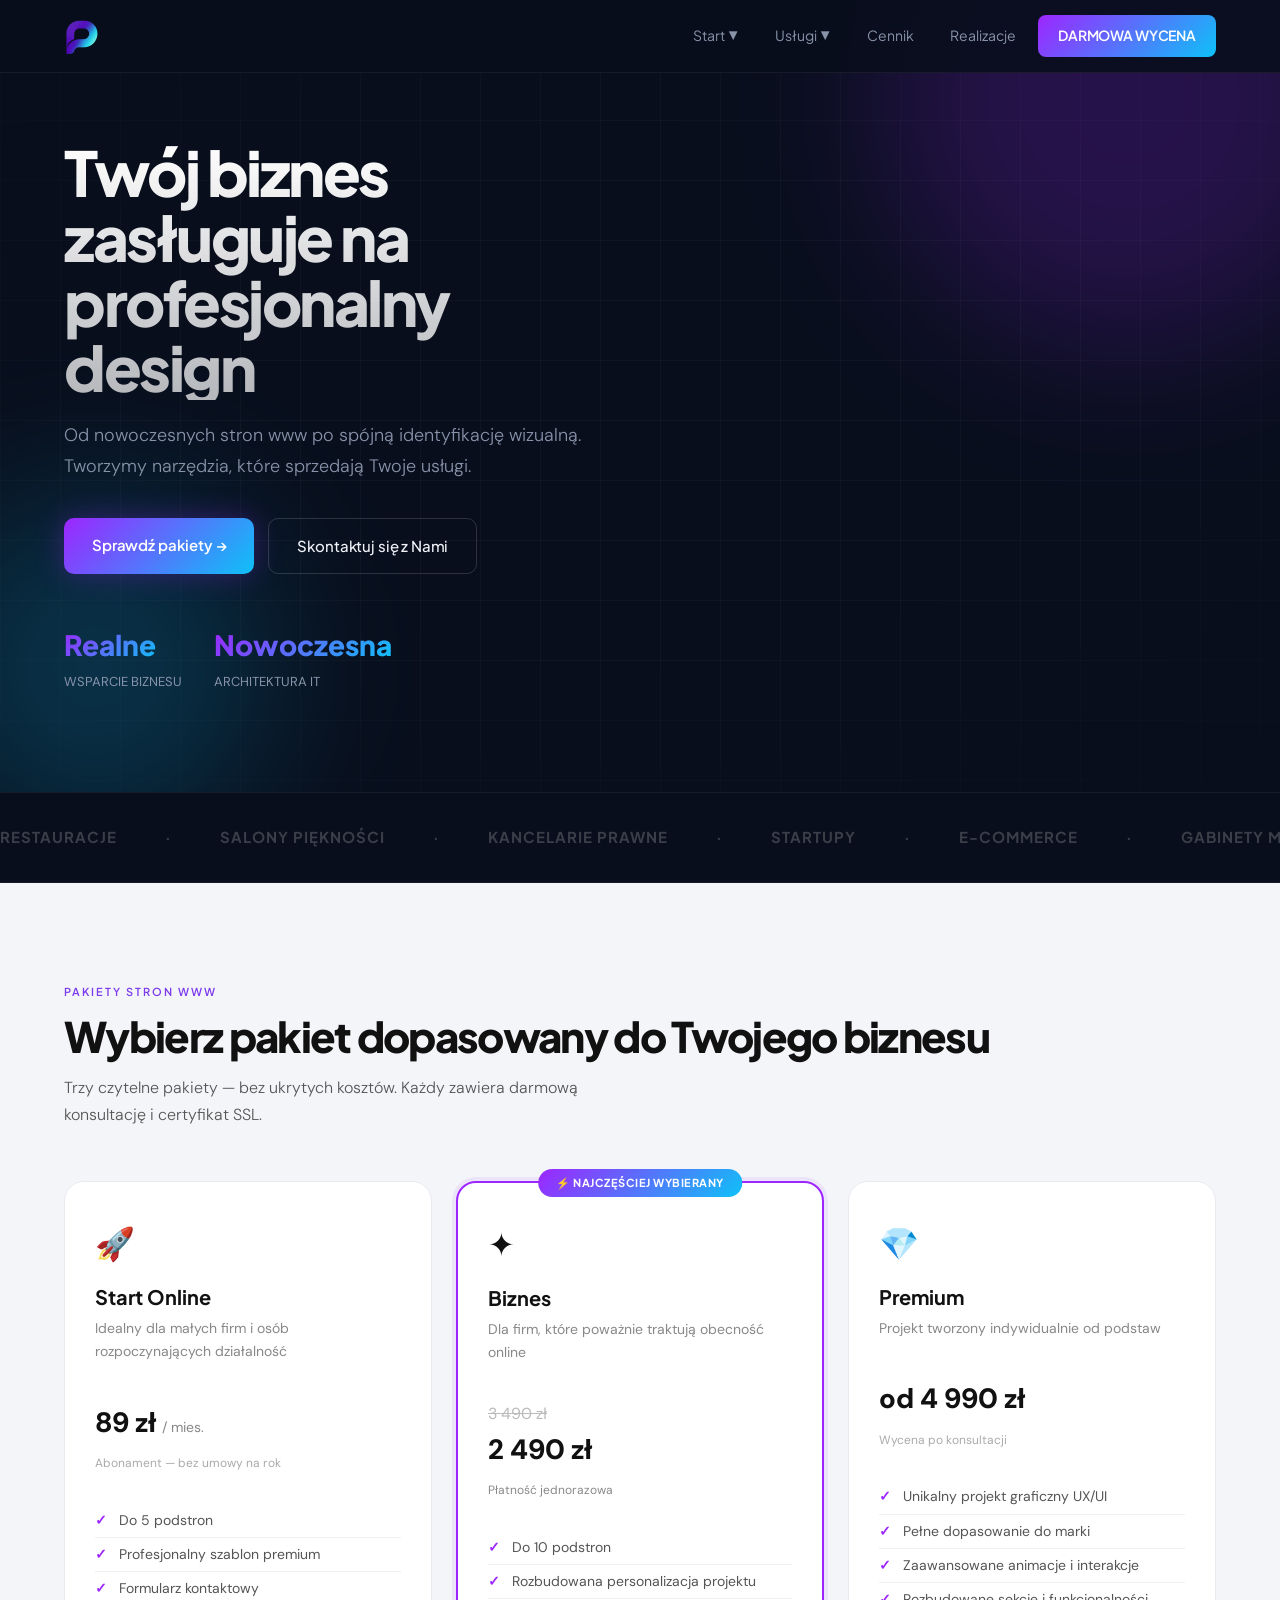
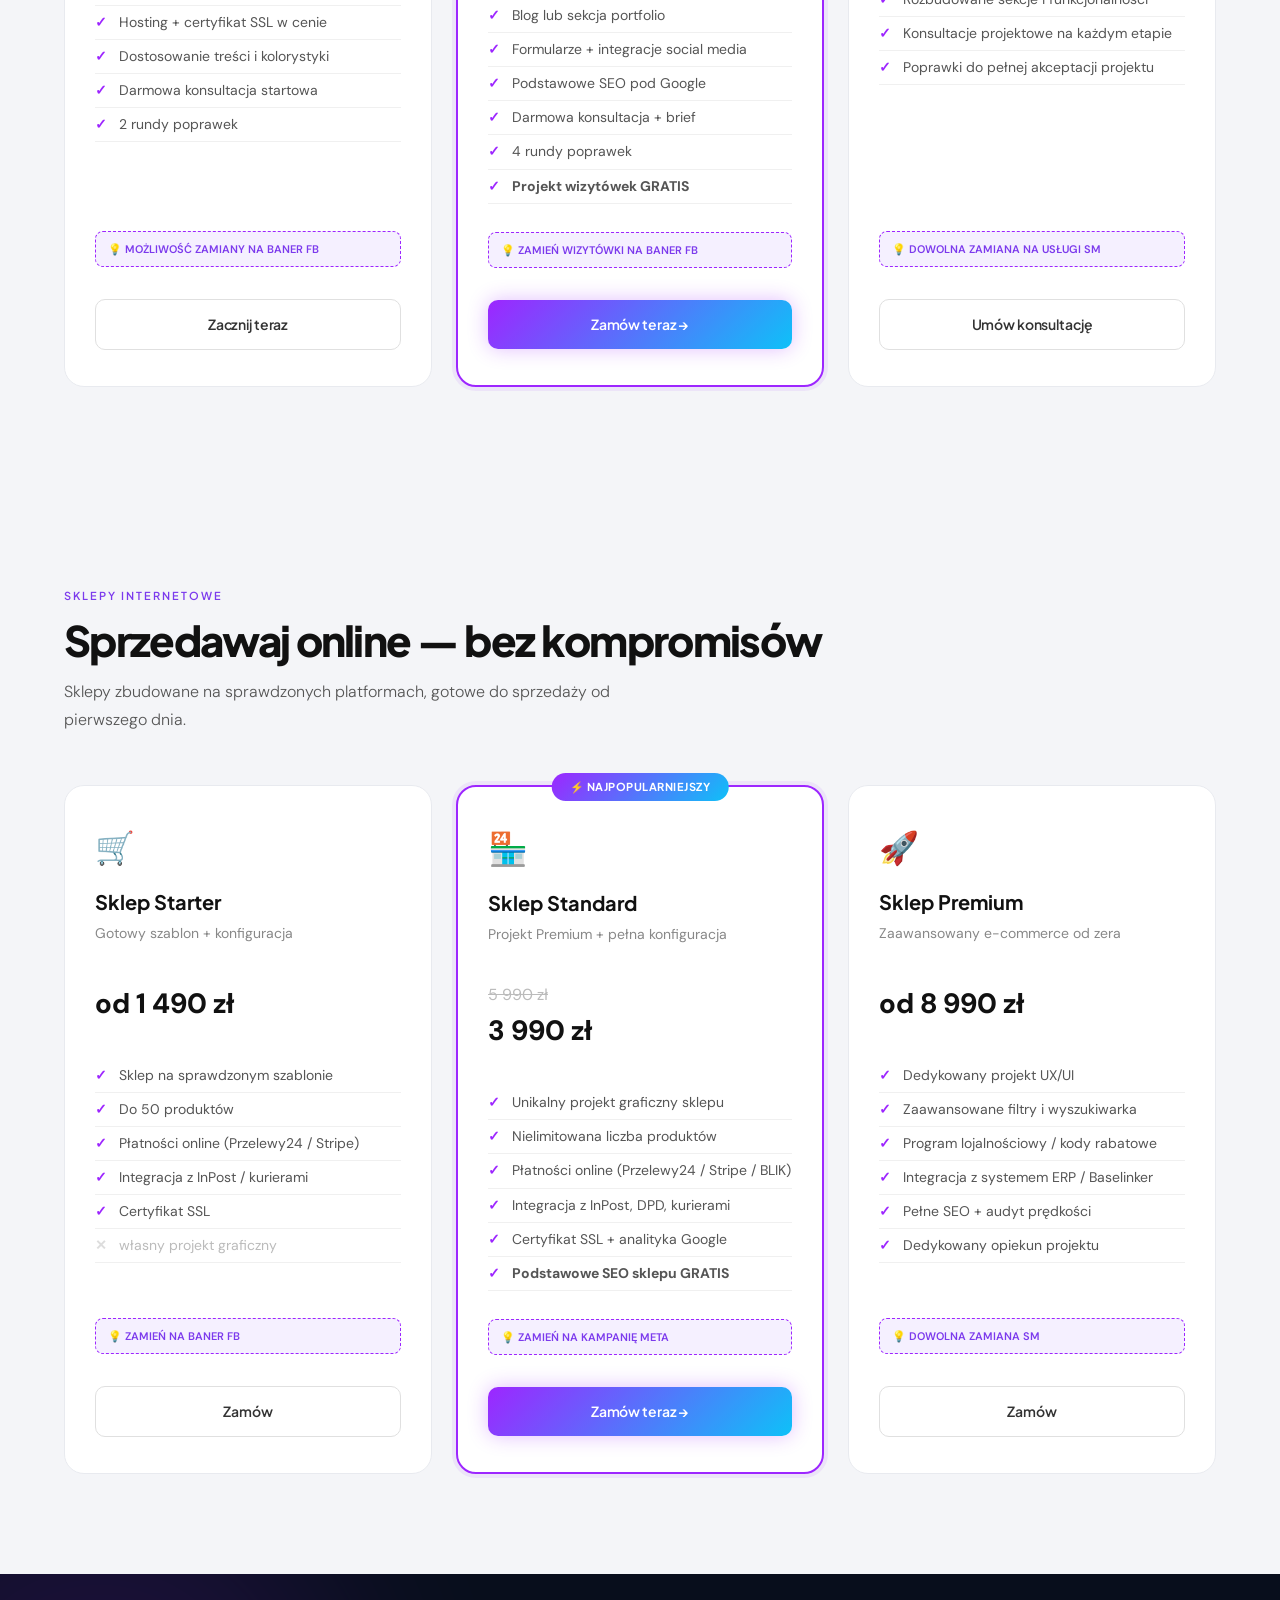
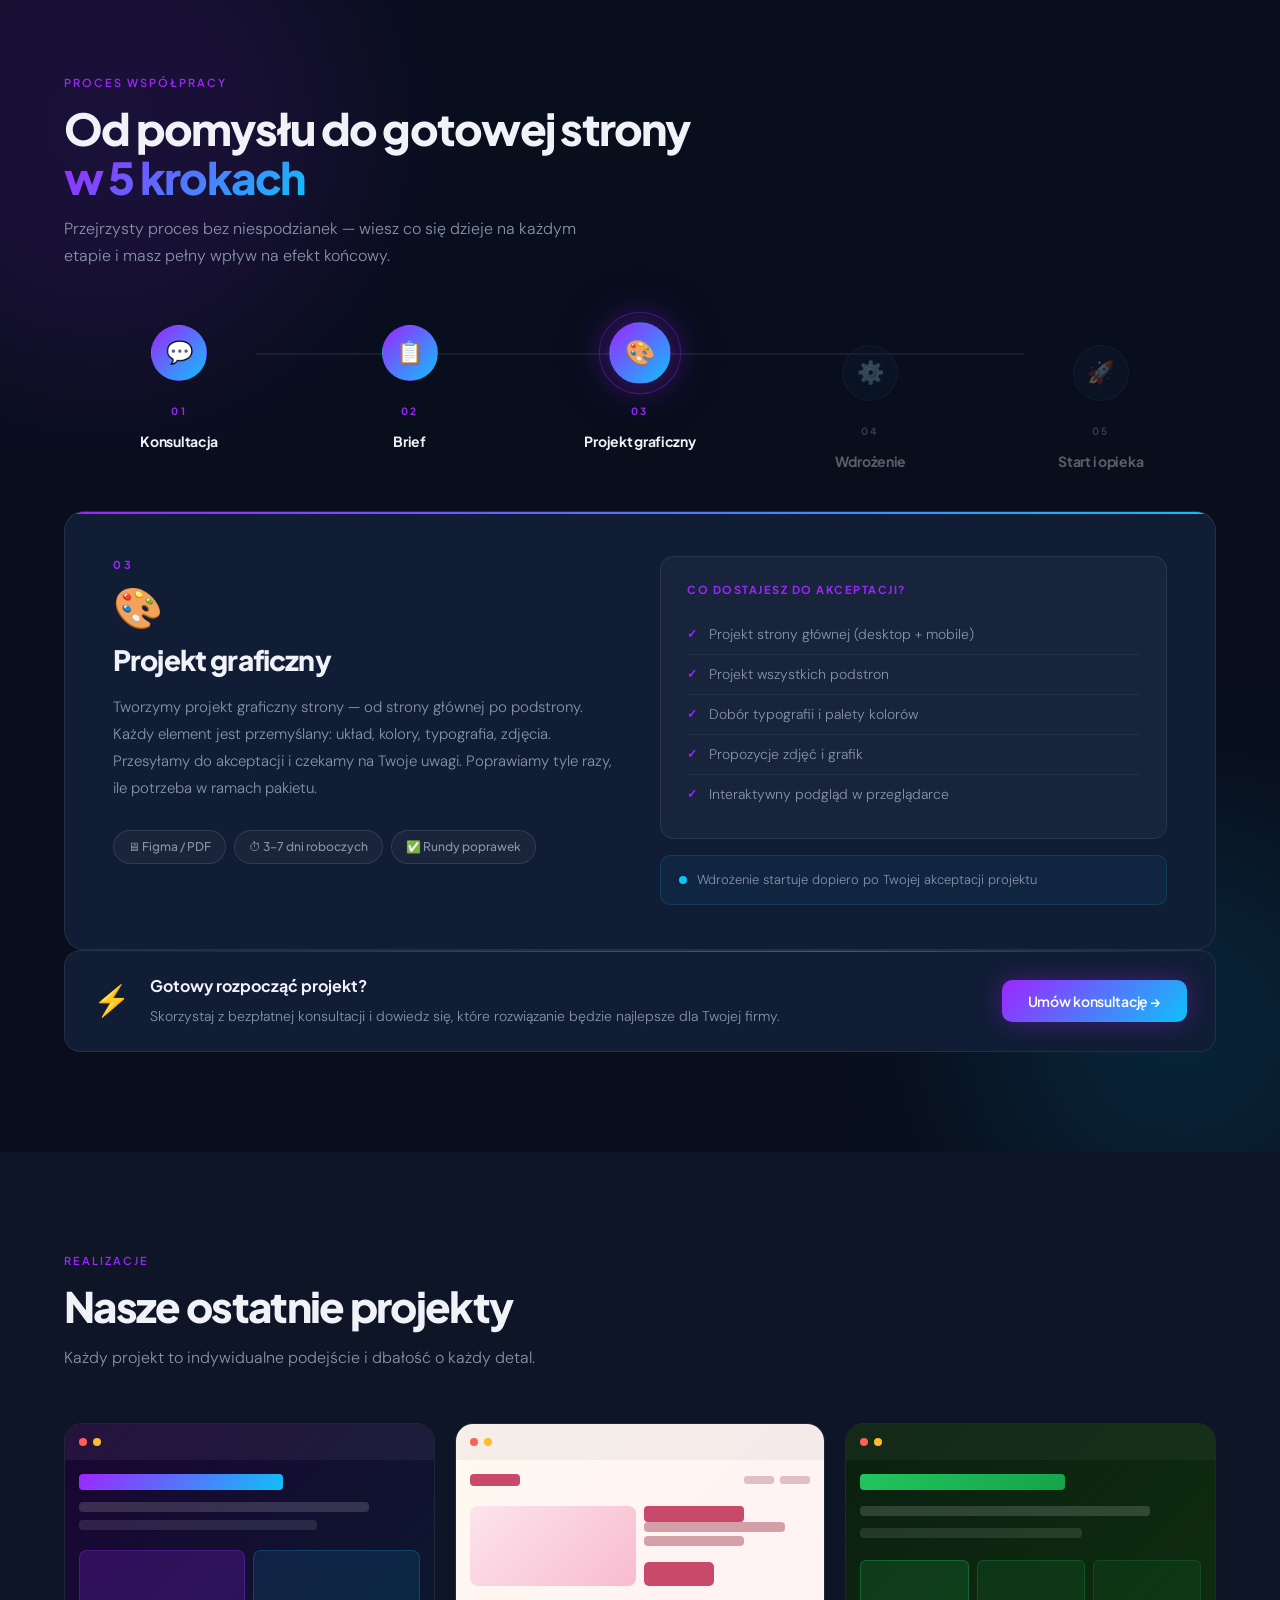
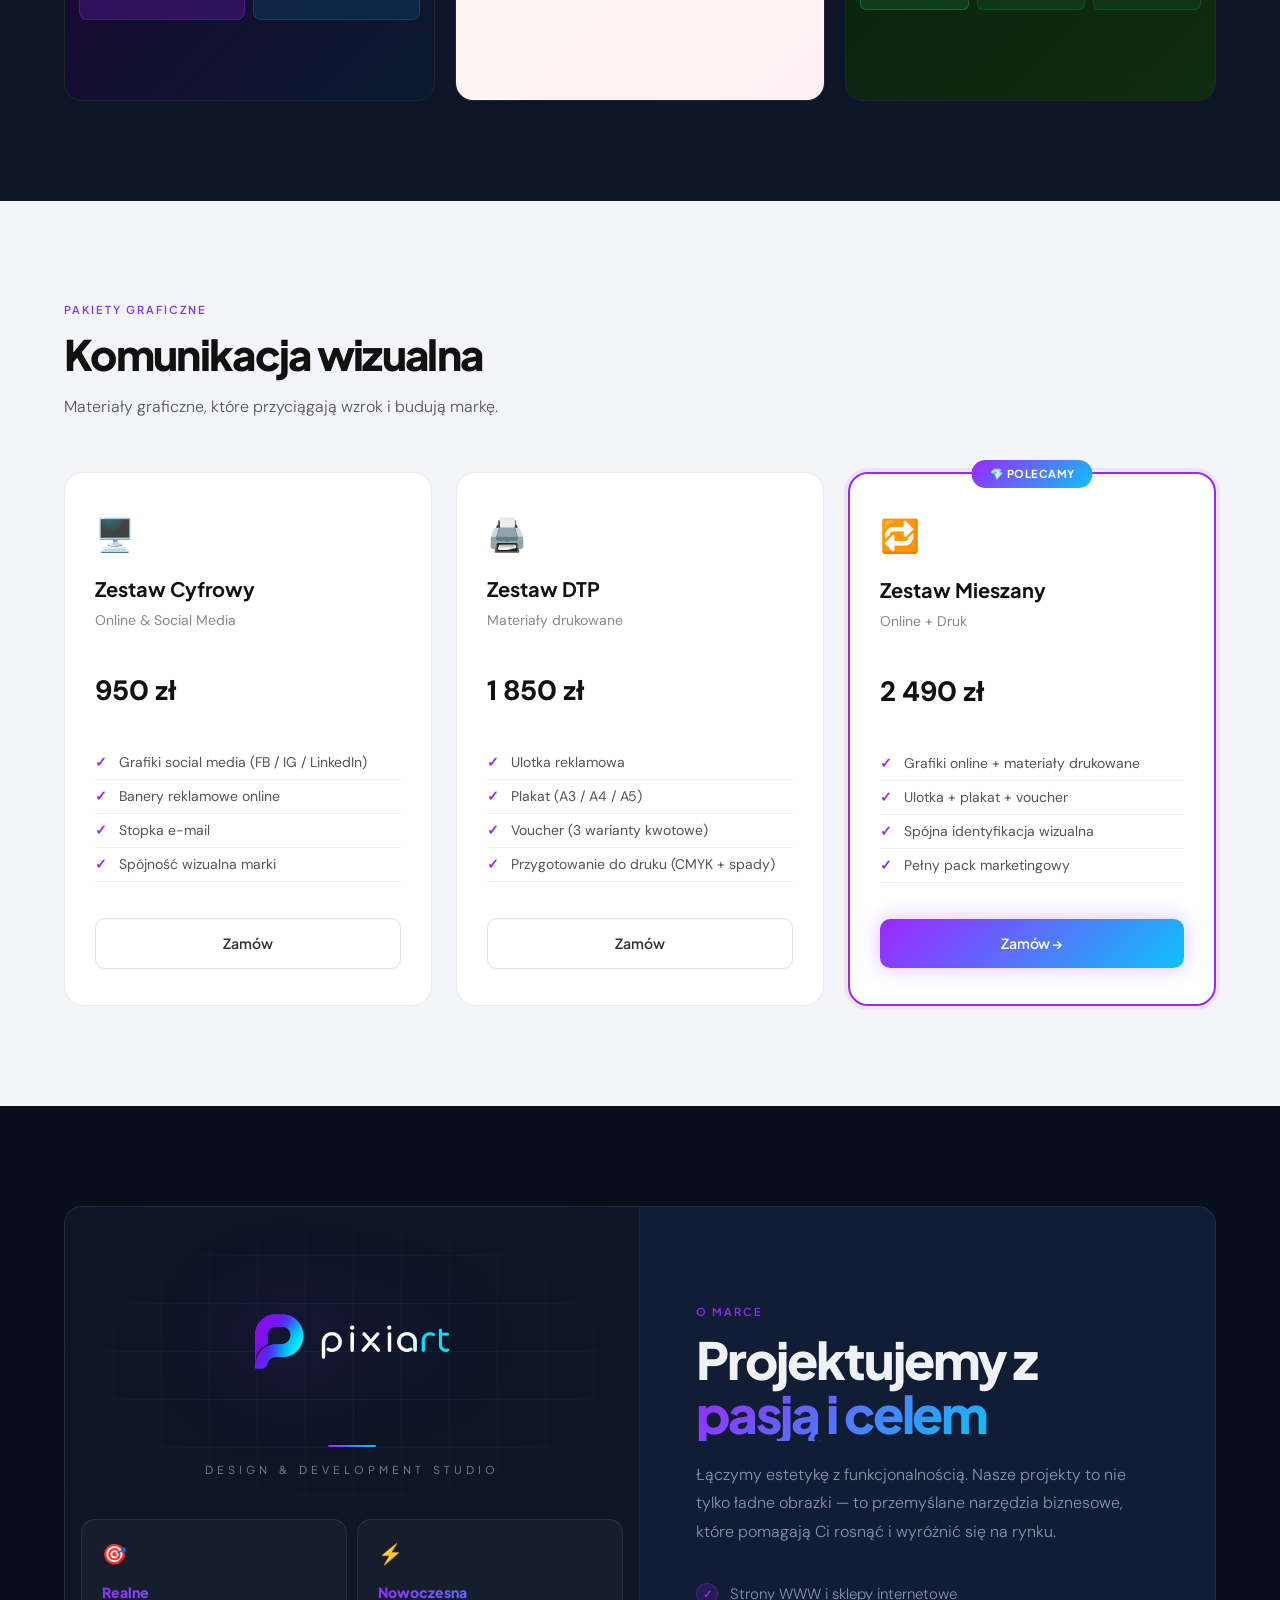
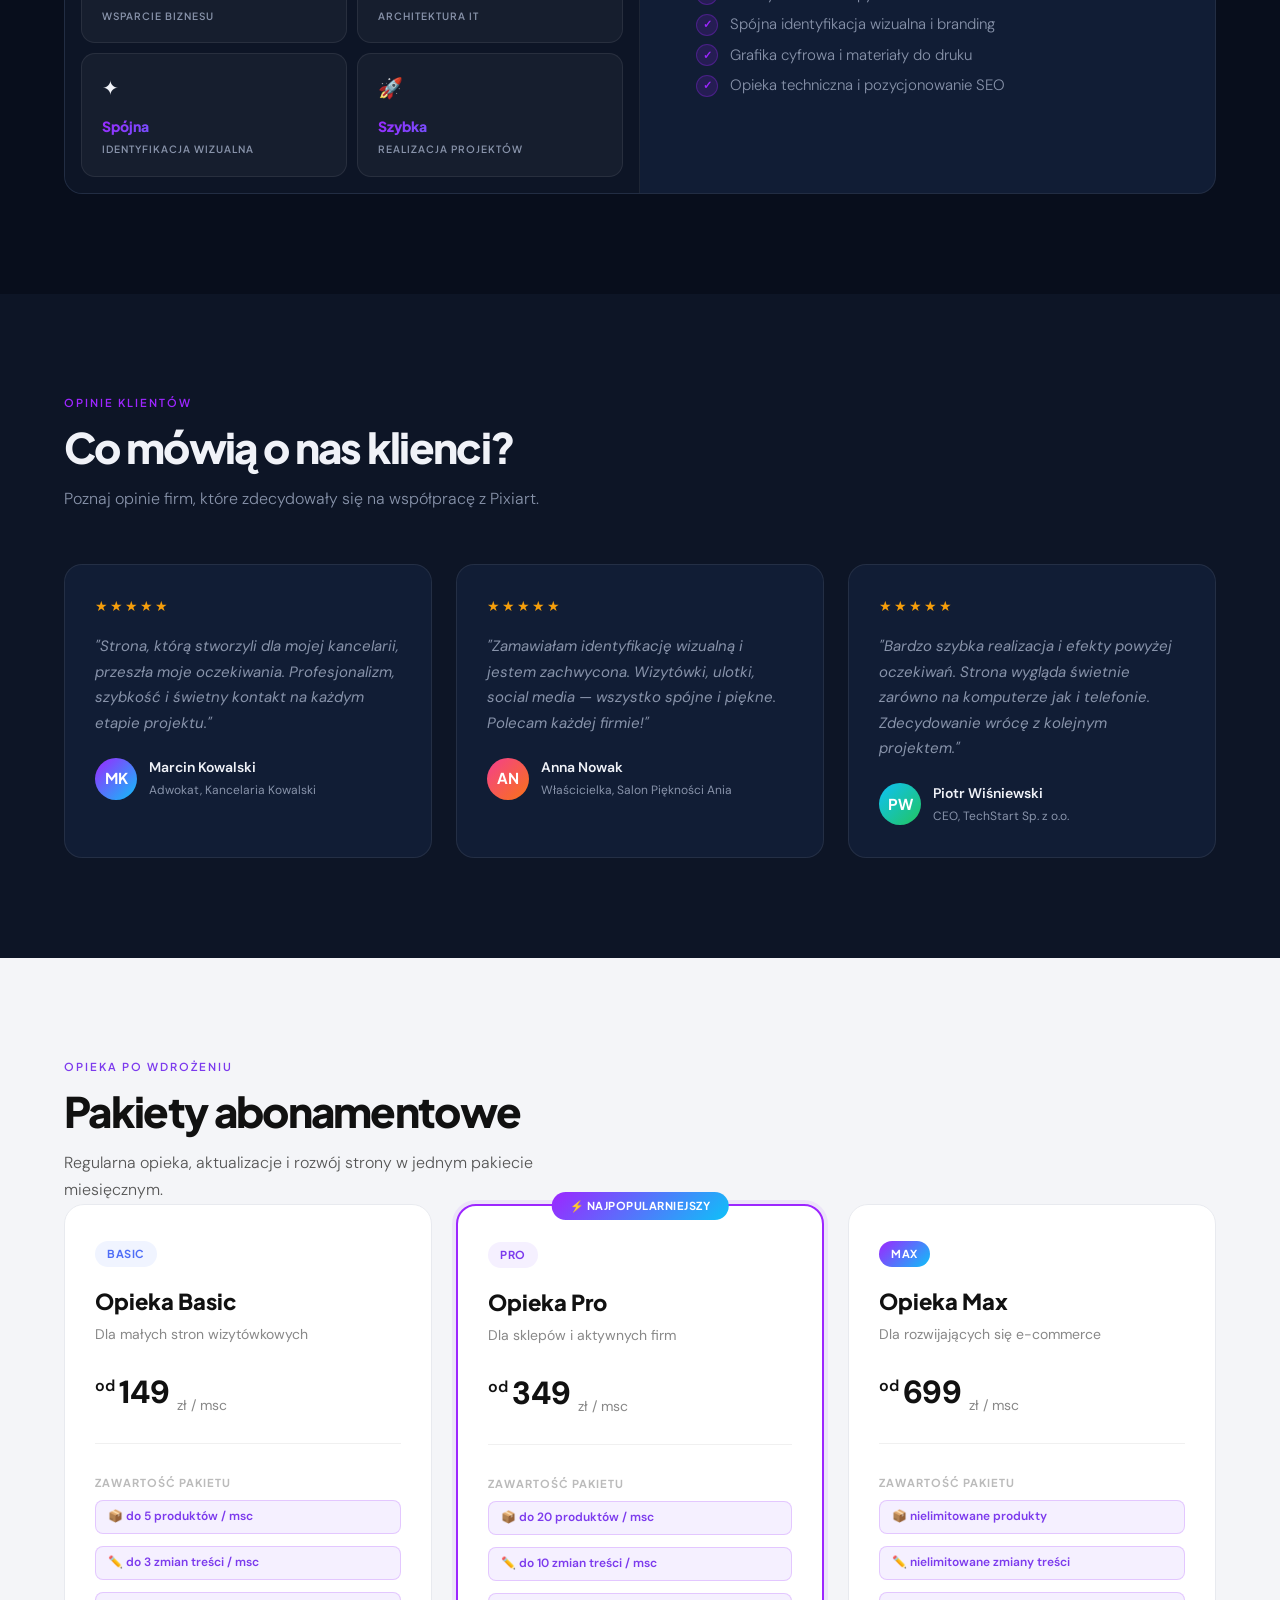
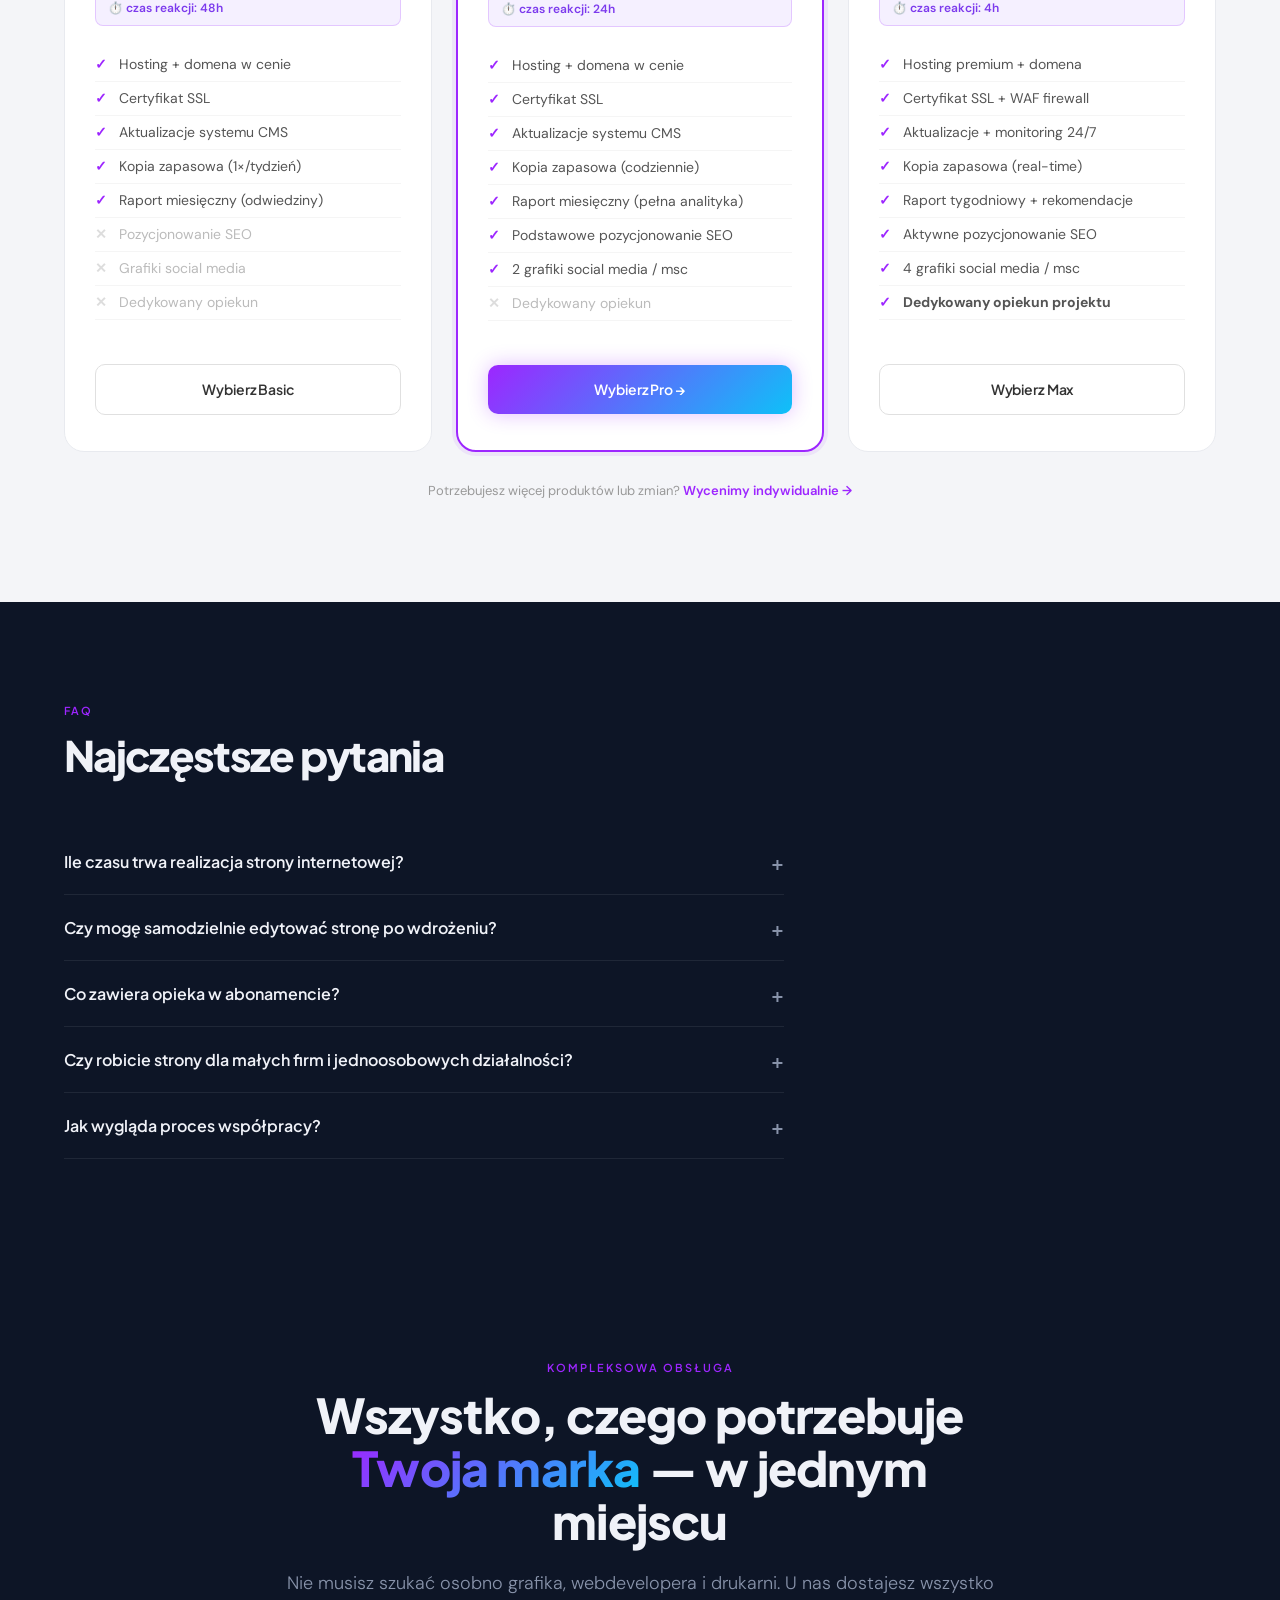
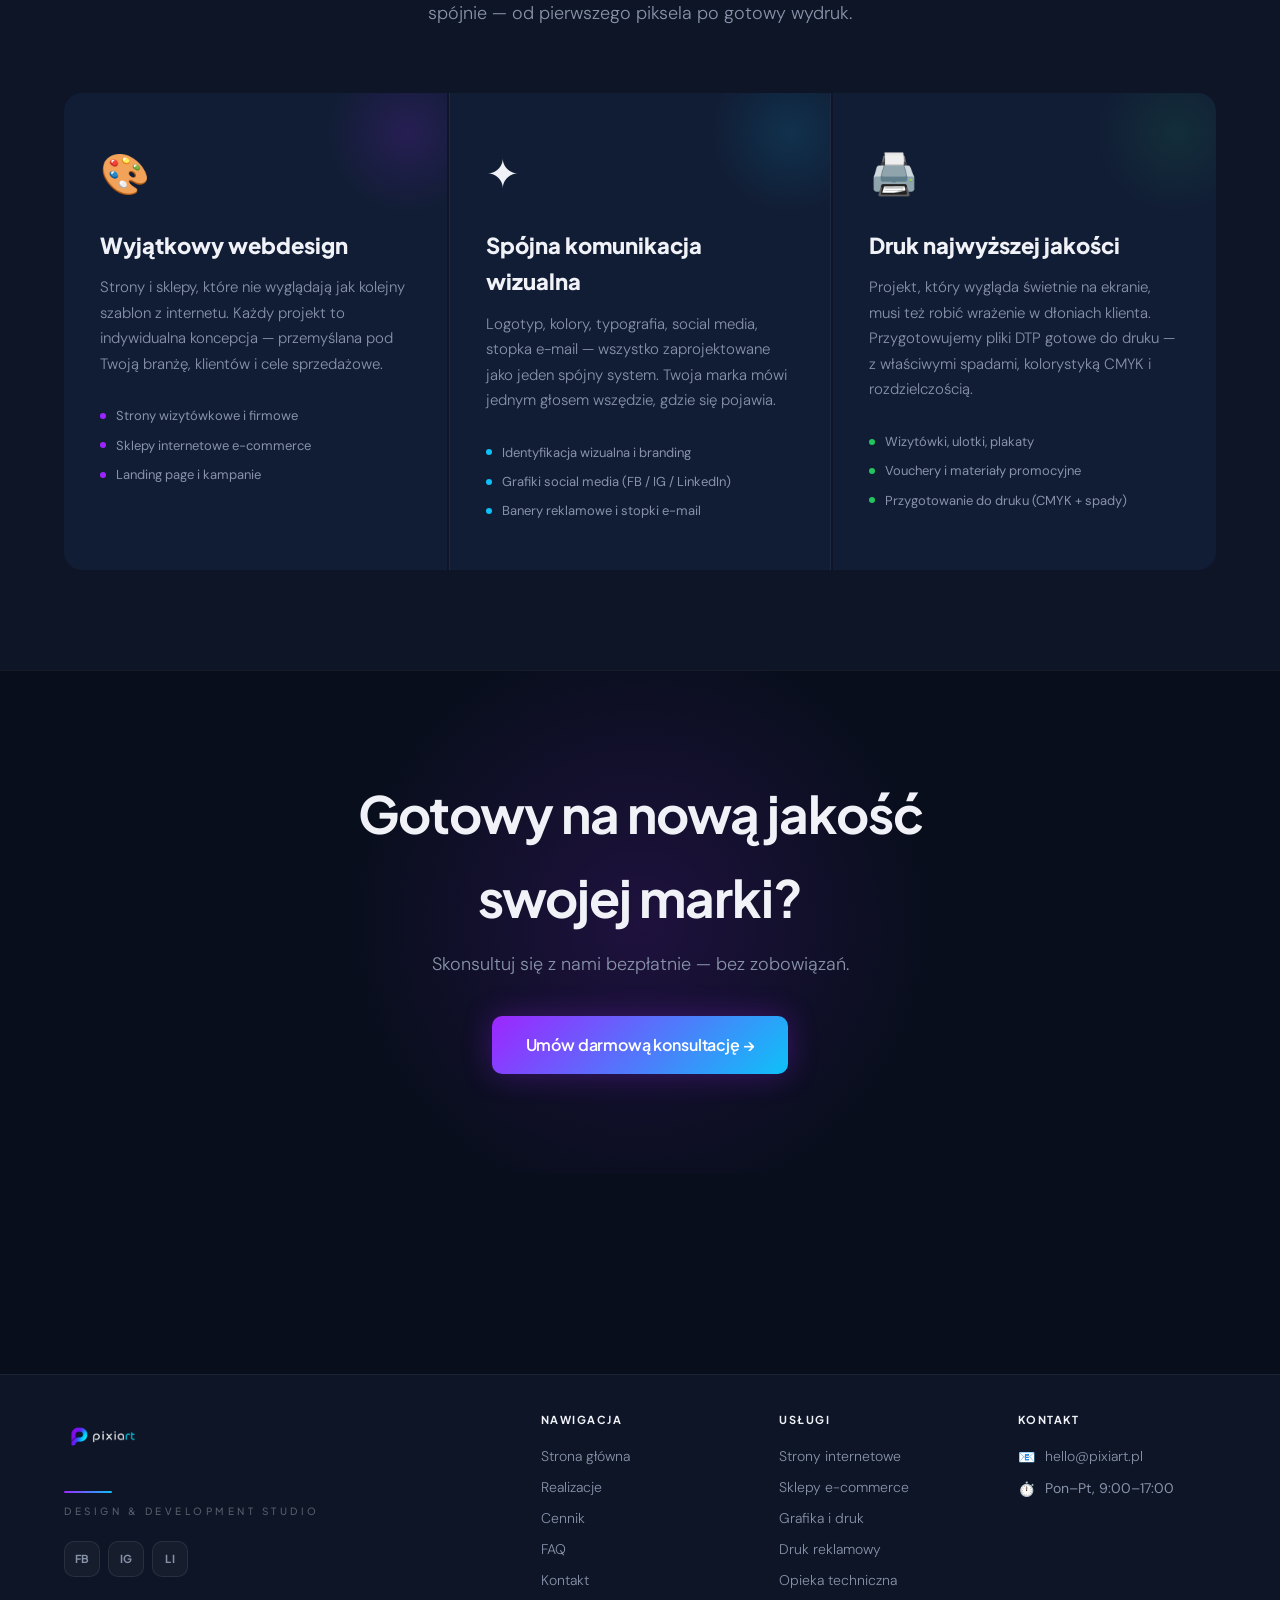
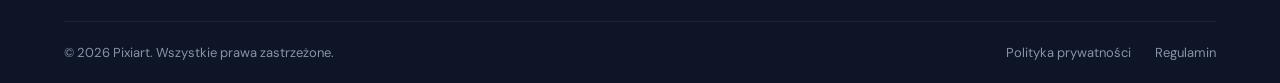
<file: index.html>
<!DOCTYPE html>
<html lang="pl">
<head>
  <meta charset="UTF-8">
  <meta name="viewport" content="width=device-width, initial-scale=1.0">
  <meta name="description" content="Pixiart — profesjonalne strony www, identyfikacja wizualna i grafika dla firm. Nowoczesny design, który sprzedaje Twoje usługi.">
  <title>Pixiart — Design, który sprzedaje</title>
  <meta property="og:title" content="Pixiart — Design, który sprzedaje">
  <meta property="og:description" content="Profesjonalne strony www, sklepy internetowe i identyfikacja wizualna. Tworzymy narzędzia, które sprzedają Twoje usługi.">
  <meta property="og:type" content="website">
  <meta property="og:url" content="https://pixiart.pl">
  <meta property="og:image" content="https://pixiart.pl/images/og-image.jpg">
  <meta name="twitter:card" content="summary_large_image">
  <meta name="twitter:title" content="Pixiart — Design, który sprzedaje">
  <meta name="twitter:description" content="Profesjonalne strony www, sklepy internetowe i identyfikacja wizualna.">
  <link rel="stylesheet" href="style.css">
</head>
<body>

<nav class="nav" id="nav">
  <div class="nav__inner">
    <a href="#" class="logo">
      <img src="images/sygnet.png" alt="Pixiart Logo">
    </a>
    <ul class="nav__menu">
      <li class="nav__item">
        <a href="index.html" class="nav__link">Start <small>▼</small></a>
        <ul class="dropdown-menu">
          <li><a href="index.html#oferta">Strony WWW</a></li>
          <li><a href="index.html#sklepy">Sklepy Online</a></li>
          <li><a href="index.html#portfolio">Portfolio</a></li>
          <li><a href="index.html#komunikacja">Grafika + Druk</a></li>
          <li><a href="index.html#opinie">Opinie</a></li>
          <li><a href="index.html#faq">Najczęstsze pytania</a></li>
          <li><a href="index.html#wsparcie">Opieka po wdrożeniu</a></li>
        </ul>
      </li>
      <li class="nav__item">
        <a href="#" class="nav__link">Usługi <small>▼</small></a>
        <ul class="dropdown-menu">
          <li><a href="strony.html">Projektowanie Stron</a></li>
          <li><a href="sklepy.html">Sklepy E-commerce</a></li>
          <li><a href="identyfikacja.html">Grafika + Druk</a></li>
        </ul>
      </li>
      <li><a href="cennik.html" class="nav__link">Cennik</a></li>
      <li><a href="realizacje.html" class="nav__link">Realizacje</a></li>
      <li><a href="kontakt.html" class="nav__link nav__cta">DARMOWA WYCENA</a></li>
    </ul>
    <button class="hamburger" id="hamburger" aria-label="Menu">
      <span></span><span></span><span></span>
    </button>
  </div>
</nav>

<!-- MOBILE MENU -->
<div class="mobile-menu" id="mobile-menu">
  <div class="mobile-menu__header">
    <small class="mobile-menu__label">Menu</small>
  </div>
  <a href="strony.html" class="mob-link">Strony WWW</a>
  <a href="sklepy.html" class="mob-link">Sklepy Online</a>
  <a href="identyfikacja.html" class="mob-link">Grafika + Druk</a>
  <a href="realizacje.html" class="mob-link">Realizacje</a>
  <a href="wsparcie.html" class="mob-link">Opieka i Wsparcie</a>
  <a href="#faq" class="mob-link">FAQ</a>
  <div class="mobile-menu__cta-wrap">
    <a href="kontakt.html" class="mob-cta">KONTAKT →</a>
  </div>
</div>

<main>

<!-- HERO -->
<section class="hero">
  <div class="hero-bg">
    <div class="hero-orb hero-orb-1"></div>
    <div class="hero-orb hero-orb-2"></div>
    <div class="hero-grid"></div>
  </div>
  <div class="container">
    <div class="hero__inner">
      <div>
        <h1>Twój biznes zasługuje na profesjonalny design</h1>
        <p class="hero__sub">Od nowoczesnych stron www po spójną identyfikację wizualną. <br> Tworzymy narzędzia, które sprzedają Twoje usługi.</p>
        <div class="hero__actions">
          <a href="#oferta" class="btn-primary">Sprawdź pakiety →</a>
          <a href="kontakt.html" class="btn-ghost">Skontaktuj się z Nami</a>
        </div>
        <div class="hero__stats">
          <div>
            <div class="hero__stat-num"><span>Realne</span></div>
            <div class="hero__stat-label">WSPARCIE BIZNESU</div>
          </div>
          <div>
            <div class="hero__stat-num"><span>Nowoczesna</span></div>
            <div class="hero__stat-label">ARCHITEKTURA IT</div>
          </div>
        </div>
      </div>
      <div class="hero__visual">
        <div id="canvas-container"></div>
      </div>
    </div>
  </div>
</section>

<!-- LOGOS -->
<div class="logos-bar">
  <div class="logos-track">
    <span>RESTAURACJE</span><span>·</span>
    <span>SALONY PIĘKNOŚCI</span><span>·</span>
    <span>KANCELARIE PRAWNE</span><span>·</span>
    <span>STARTUPY</span><span>·</span>
    <span>E-COMMERCE</span><span>·</span>
    <span>GABINETY MEDYCZNE</span><span>·</span>
    <span>ARCHITEKT</span><span>·</span>
    <span>AGENCJE</span><span>·</span>
    <span>RESTAURACJE</span><span>·</span>
    <span>SALONY PIĘKNOŚCI</span><span>·</span>
    <span>KANCELARIE PRAWNE</span><span>·</span>
    <span>STARTUPY</span><span>·</span>
    <span>E-COMMERCE</span><span>·</span>
    <span>GABINETY MEDYCZNE</span><span>·</span>
    <span>ARCHITEKT</span><span>·</span>
    <span>AGENCJE</span><span>·</span>
  </div>
</div>

<!-- PAKIETY WWW -->
<section class="light svg-lines-bg" id="oferta">
  <div class="container">
    <div class="reveal">
      <div class="sec-label">Pakiety stron WWW</div>
      <div class="sec-title">Wybierz pakiet dopasowany do Twojego biznesu</div>
      <p class="sec-sub">Trzy czytelne pakiety — bez ukrytych kosztów. Każdy zawiera darmową konsultację i certyfikat SSL.</p>
    </div>
    <div class="cards-grid reveal">

      <!-- START ONLINE -->
      <div class="card">
        <div class="card-icon">🚀</div>
        <h3>Start Online</h3>
        <p class="muted">Idealny dla małych firm i osób rozpoczynających działalność</p>
        <div class="price">89 zł <span style="font-size:14px;font-weight:400;color:#888">/ mies.</span></div>
        <p style="font-size:12px;color:#aaa;margin:-8px 0 14px">Abonament — bez umowy na rok</p>
        <ul>
          <li>Do 5 podstron</li>
          <li>Profesjonalny szablon premium</li>
          <li>Formularz kontaktowy</li>
          <li>Hosting + certyfikat SSL w cenie</li>
          <li>Dostosowanie treści i kolorystyki</li>
          <li>Darmowa konsultacja startowa</li>
          <li>2 rundy poprawek</li>
        </ul>
        <div class="exchange">💡 MOŻLIWOŚĆ ZAMIANY NA BANER FB</div>
        <a href="kontakt.html" class="card-btn">Zacznij teraz</a>
      </div>

      <!-- BIZNES -->
      <div class="card card--featured">
        <div class="badge-top">⚡ NAJCZĘŚCIEJ WYBIERANY</div>
        <div class="card-icon">✦</div>
        <h3>Biznes</h3>
        <p class="muted">Dla firm, które poważnie traktują obecność online</p>
        <div class="price">
          <span class="old">3 490 zł</span>
          2 490 zł
        </div>
        <p style="font-size:12px;color:#888;margin:-8px 0 14px">Płatność jednorazowa</p>
        <ul>
          <li>Do 10 podstron</li>
          <li>Rozbudowana personalizacja projektu</li>
          <li>Blog lub sekcja portfolio</li>
          <li>Formularze + integracje social media</li>
          <li>Podstawowe SEO pod Google</li>
          <li>Darmowa konsultacja + brief</li>
          <li>4 rundy poprawek</li>
          <li><strong>Projekt wizytówek GRATIS</strong></li>
        </ul>
        <div class="exchange">💡 ZAMIEŃ WIZYTÓWKI NA BANER FB</div>
        <a href="kontakt.html" class="card-btn card-btn--primary">Zamów teraz →</a>
      </div>

      <!-- PREMIUM -->
      <div class="card">
        <div class="card-icon">💎</div>
        <h3>Premium</h3>
        <p class="muted">Projekt tworzony indywidualnie od podstaw</p>
        <div class="price">od 4 990 zł</div>
        <p style="font-size:12px;color:#aaa;margin:-8px 0 14px">Wycena po konsultacji</p>
        <ul>
          <li>Unikalny projekt graficzny UX/UI</li>
          <li>Pełne dopasowanie do marki</li>
          <li>Zaawansowane animacje i interakcje</li>
          <li>Rozbudowane sekcje i funkcjonalności</li>
          <li>Konsultacje projektowe na każdym etapie</li>
          <li>Poprawki do pełnej akceptacji projektu</li>
        </ul>
        <div class="exchange">💡 DOWOLNA ZAMIANA NA USŁUGI SM</div>
        <a href="kontakt.html" class="card-btn">Umów konsultację</a>
      </div>

    </div>
  </div>
</section>

<!-- SKLEPY INTERNETOWE -->
<section class="light" id="sklepy">
  <div class="container">
    <div class="reveal">
      <div class="sec-label">Sklepy internetowe</div>
      <div class="sec-title">Sprzedawaj online — bez kompromisów</div>
      <p class="sec-sub">Sklepy zbudowane na sprawdzonych platformach, gotowe do sprzedaży od pierwszego dnia.</p>
    </div>
    <div class="cards-grid reveal">
      <div class="card">
        <div class="card-icon">🛒</div>
        <h3>Sklep Starter</h3>
        <p class="muted">Gotowy szablon + konfiguracja</p>
        <div class="price">od 1 490 zł</div>
        <ul>
          <li>Sklep na sprawdzonym szablonie</li>
          <li>Do 50 produktów</li>
          <li>Płatności online (Przelewy24 / Stripe)</li>
          <li>Integracja z InPost / kurierami</li>
          <li>Certyfikat SSL</li>
          <li class="no">własny projekt graficzny</li>
        </ul>
        <div class="exchange">💡 ZAMIEŃ NA BANER FB</div>
        <a href="kontakt.html" class="card-btn">Zamów</a>
      </div>
      <div class="card card--featured">
        <div class="badge-top">⚡ NAJPOPULARNIEJSZY</div>
        <div class="card-icon">🏪</div>
        <h3>Sklep Standard</h3>
        <p class="muted">Projekt Premium + pełna konfiguracja</p>
        <div class="price">
          <span class="old">5 990 zł</span>
          3 990 zł
        </div>
        <ul>
          <li>Unikalny projekt graficzny sklepu</li>
          <li>Nielimitowana liczba produktów</li>
          <li>Płatności online (Przelewy24 / Stripe / BLIK)</li>
          <li>Integracja z InPost, DPD, kurierami</li>
          <li>Certyfikat SSL + analityka Google</li>
          <li><strong>Podstawowe SEO sklepu GRATIS</strong></li>
        </ul>
        <div class="exchange">💡 ZAMIEŃ NA KAMPANIĘ META</div>
        <a href="kontakt.html" class="card-btn card-btn--primary">Zamów teraz →</a>
      </div>
      <div class="card">
        <div class="card-icon">🚀</div>
        <h3>Sklep Premium</h3>
        <p class="muted">Zaawansowany e-commerce od zera</p>
        <div class="price">od 8 990 zł</div>
        <ul>
          <li>Dedykowany projekt UX/UI</li>
          <li>Zaawansowane filtry i wyszukiwarka</li>
          <li>Program lojalnościowy / kody rabatowe</li>
          <li>Integracja z systemem ERP / Baselinker</li>
          <li>Pełne SEO + audyt prędkości</li>
          <li>Dedykowany opiekun projektu</li>
        </ul>
        <div class="exchange">💡 DOWOLNA ZAMIANA SM</div>
        <a href="kontakt.html" class="card-btn">Zamów</a>
      </div>
    </div>
  </div>
</section>

<!-- PROCES / JAK WYGLĄDA WSPÓŁPRACA -->
<section class="hww-section" id="proces">
  <div class="hww-bg-orb hww-bg-orb-1"></div>
  <div class="hww-bg-orb hww-bg-orb-2"></div>
  <div class="container">

    <div class="reveal hww-header">
      <div class="sec-label">Proces współpracy</div>
      <h2 class="hww-title">Od pomysłu do gotowej strony<br><span class="hww-title-grad">w 5 krokach</span></h2>
      <p class="hww-sub">Przejrzysty proces bez niespodzianek — wiesz co się dzieje na każdym etapie i masz pełny wpływ na efekt końcowy.</p>
    </div>

    <!-- TOP STEPPER — dots + line -->
    <div class="hww-track reveal" id="hwwTrack">
      <div class="hww-line-wrap">
        <div class="hww-line-fill" id="hwwLine"></div>
      </div>
      <div class="hww-step hww-active" id="hwwS1" onclick="hwwActivate(0)">
        <div class="hww-dot-wrap"><div class="hww-dot-ring"></div><div class="hww-dot">💬</div></div>
        <div class="hww-num-label">01</div>
        <div class="hww-step-title">Konsultacja</div>
      </div>
      <div class="hww-step" id="hwwS2" onclick="hwwActivate(1)">
        <div class="hww-dot-wrap"><div class="hww-dot-ring"></div><div class="hww-dot">📋</div></div>
        <div class="hww-num-label">02</div>
        <div class="hww-step-title">Brief</div>
      </div>
      <div class="hww-step" id="hwwS3" onclick="hwwActivate(2)">
        <div class="hww-dot-wrap"><div class="hww-dot-ring"></div><div class="hww-dot">🎨</div></div>
        <div class="hww-num-label">03</div>
        <div class="hww-step-title">Projekt graficzny</div>
      </div>
      <div class="hww-step" id="hwwS4" onclick="hwwActivate(3)">
        <div class="hww-dot-wrap"><div class="hww-dot-ring"></div><div class="hww-dot">⚙️</div></div>
        <div class="hww-num-label">04</div>
        <div class="hww-step-title">Wdrożenie</div>
      </div>
      <div class="hww-step" id="hwwS5" onclick="hwwActivate(4)">
        <div class="hww-dot-wrap"><div class="hww-dot-ring"></div><div class="hww-dot">🚀</div></div>
        <div class="hww-num-label">05</div>
        <div class="hww-step-title">Start i opieka</div>
      </div>
    </div>

    <!-- DETAIL CARDS — one per step, toggled by JS -->
    <div class="hww-details reveal" id="hwwDetails">

      <div class="hww-detail hww-detail-active" id="hwwD1">
        <div class="hww-detail-left">
          <div class="hww-detail-num">01</div>
          <div class="hww-detail-icon">💬</div>
          <h3 class="hww-detail-title">Bezpłatna konsultacja</h3>
          <p class="hww-detail-body">Zaczynamy od rozmowy — telefonicznie, przez Zoom lub mailowo. Opowiadasz nam o swojej firmie, celach i oczekiwaniach. Nie musisz wiedzieć wszystkiego — jesteśmy tu po to, żeby pomóc Ci ułożyć pomysły w konkretny plan.</p>
          <div class="hww-detail-tags">
            <span class="hww-tag">📞 Telefon lub Zoom</span>
            <span class="hww-tag">⏱ ok. 30 minut</span>
            <span class="hww-tag">✅ Bezpłatnie</span>
          </div>
        </div>
        <div class="hww-detail-right">
          <div class="hww-detail-card">
            <div class="hww-dc-label">Co omawiamy?</div>
            <ul class="hww-dc-list">
              <li>Cel i przeznaczenie strony</li>
              <li>Twoja branża i grupa docelowa</li>
              <li>Preferowany styl i inspiracje</li>
              <li>Zakres projektu i termin realizacji</li>
              <li>Budżet i forma płatności</li>
            </ul>
          </div>
          <div class="hww-detail-note">
            <span class="hww-note-dot"></span>
            Po konsultacji otrzymujesz wycenę w ciągu 24h
          </div>
        </div>
      </div>

      <div class="hww-detail" id="hwwD2">
        <div class="hww-detail-left">
          <div class="hww-detail-num">02</div>
          <div class="hww-detail-icon">📋</div>
          <h3 class="hww-detail-title">Brief i zakres projektu</h3>
          <p class="hww-detail-body">Po akceptacji wyceny przesyłamy brief — krótki formularz, który pomaga nam zebrać wszystkie niezbędne informacje. Dowiadujemy się więcej o Twojej marce, konkurencji i tym, czego naprawdę potrzebujesz. To fundament całej realizacji.</p>
          <div class="hww-detail-tags">
            <span class="hww-tag">📄 Formularz online</span>
            <span class="hww-tag">⏱ 1–2 dni robocze</span>
            <span class="hww-tag">✅ Umowa i faktura</span>
          </div>
        </div>
        <div class="hww-detail-right">
          <div class="hww-detail-card">
            <div class="hww-dc-label">Czego potrzebujemy od Ciebie?</div>
            <ul class="hww-dc-list">
              <li>Wypełniony brief projektowy</li>
              <li>Logo i materiały marki (jeśli masz)</li>
              <li>Teksty i zdjęcia lub zgoda na ich przygotowanie</li>
              <li>Dostęp do domeny (jeśli posiadasz)</li>
              <li>Zaliczka 50% wartości projektu</li>
            </ul>
          </div>
          <div class="hww-detail-note">
            <span class="hww-note-dot"></span>
            Brak materiałów? Pomagamy — piszemy teksty i dobieramy zdjęcia
          </div>
        </div>
      </div>

      <div class="hww-detail" id="hwwD3">
        <div class="hww-detail-left">
          <div class="hww-detail-num">03</div>
          <div class="hww-detail-icon">🎨</div>
          <h3 class="hww-detail-title">Projekt graficzny</h3>
          <p class="hww-detail-body">Tworzymy projekt graficzny strony — od strony głównej po podstrony. Każdy element jest przemyślany: układ, kolory, typografia, zdjęcia. Przesyłamy do akceptacji i czekamy na Twoje uwagi. Poprawiamy tyle razy, ile potrzeba w ramach pakietu.</p>
          <div class="hww-detail-tags">
            <span class="hww-tag">🖥 Figma / PDF</span>
            <span class="hww-tag">⏱ 3–7 dni roboczych</span>
            <span class="hww-tag">✅ Rundy poprawek</span>
          </div>
        </div>
        <div class="hww-detail-right">
          <div class="hww-detail-card">
            <div class="hww-dc-label">Co dostajesz do akceptacji?</div>
            <ul class="hww-dc-list">
              <li>Projekt strony głównej (desktop + mobile)</li>
              <li>Projekt wszystkich podstron</li>
              <li>Dobór typografii i palety kolorów</li>
              <li>Propozycje zdjęć i grafik</li>
              <li>Interaktywny podgląd w przeglądarce</li>
            </ul>
          </div>
          <div class="hww-detail-note">
            <span class="hww-note-dot"></span>
            Wdrożenie startuje dopiero po Twojej akceptacji projektu
          </div>
        </div>
      </div>

      <div class="hww-detail" id="hwwD4">
        <div class="hww-detail-left">
          <div class="hww-detail-num">04</div>
          <div class="hww-detail-icon">⚙️</div>
          <h3 class="hww-detail-title">Wdrożenie i testy</h3>
          <p class="hww-detail-body">Zaakceptowany projekt trafia do realizacji. Kodujemy stronę, konfigurujemy hosting, domenę, certyfikat SSL, formularze i wszystkie integracje. Testujemy na różnych urządzeniach i przeglądarkach, zanim strona trafi do sieci.</p>
          <div class="hww-detail-tags">
            <span class="hww-tag">💻 Kodowanie</span>
            <span class="hww-tag">⏱ 3–7 dni roboczych</span>
            <span class="hww-tag">✅ Testy QA</span>
          </div>
        </div>
        <div class="hww-detail-right">
          <div class="hww-detail-card">
            <div class="hww-dc-label">Co sprawdzamy przed publikacją?</div>
            <ul class="hww-dc-list">
              <li>Responsywność na telefon, tablet, desktop</li>
              <li>Prędkość ładowania strony</li>
              <li>Poprawność formularzy i linków</li>
              <li>Certyfikat SSL i przekierowania</li>
              <li>Podstawowe SEO: tytuły, opisy, sitemap</li>
            </ul>
          </div>
          <div class="hww-detail-note">
            <span class="hww-note-dot"></span>
            Przed publikacją udostępniamy podgląd na prywatnym linku
          </div>
        </div>
      </div>

      <div class="hww-detail" id="hwwD5">
        <div class="hww-detail-left">
          <div class="hww-detail-num">05</div>
          <div class="hww-detail-icon">🚀</div>
          <h3 class="hww-detail-title">Publikacja i dalsze wsparcie</h3>
          <p class="hww-detail-body">Strona trafia do sieci. Szkolimy Cię z obsługi panelu administracyjnego — samodzielnie dodasz wpis, zmienisz zdjęcie czy zaktualizujesz cennik. Nie zostawiamy Cię bez wsparcia — możesz wybrać pakiet opieki lub zgłaszać się do nas ad hoc.</p>
          <div class="hww-detail-tags">
            <span class="hww-tag">🌍 Strona live</span>
            <span class="hww-tag">🎓 Szkolenie z CMS</span>
            <span class="hww-tag">✅ Opieka po wdrożeniu</span>
          </div>
        </div>
        <div class="hww-detail-right">
          <div class="hww-detail-card">
            <div class="hww-dc-label">Co dostajesz po publikacji?</div>
            <ul class="hww-dc-list">
              <li>Szkolenie z panelu CMS (30 min)</li>
              <li>Dostępy do hostingu i domeny</li>
              <li>Dokumentacja i instrukcja obsługi</li>
              <li>30 dni bezpłatnego wsparcia technicznego</li>
              <li>Możliwość wyboru pakietu opieki miesięcznej</li>
            </ul>
          </div>
          <div class="hww-detail-note">
            <span class="hww-note-dot"></span>
            Reszta płatności (50%) dopiero po akceptacji gotowej strony
          </div>
        </div>
      </div>

    </div><!-- /hww-details -->

    <!-- BOTTOM CTA -->
    <div class="hww-card reveal">
      <div class="hww-card-icon">⚡</div>
      <div class="hww-card-text">
        <strong>Gotowy rozpocząć projekt?</strong>
        <span>Skorzystaj z bezpłatnej konsultacji i dowiedz się, które rozwiązanie będzie najlepsze dla Twojej firmy.</span>
      </div>
      <button class="hww-card-btn" onclick="window.location.href='kontakt.html'">
        Umów konsultację →
      </button>
    </div>

  </div>
</section>

<!-- PORTFOLIO -->
<section class="portfolio svg-lines-bg" id="portfolio">
  <div class="container">
    <div class="reveal">
      <div class="sec-label">Realizacje</div>
      <div class="sec-title">Nasze ostatnie projekty</div>
      <p class="sec-sub pf-sub">Każdy projekt to indywidualne podejście i dbałość o każdy detal.</p>
    </div>
    <div class="portfolio-grid reveal">
      <div class="portfolio-item">
        <div class="portfolio-mock pm-kancelaria">
          <div class="pm-header pm-header--dark">
            <div class="pm-dot" style="background:#ff5f57"></div>
            <div class="pm-dot" style="background:#febc2e"></div>
          </div>
          <div class="pm-body">
            <div class="pm-row pm-row--title pm-row--grad"></div>
            <div class="pm-row pm-row--sub pm-row--faint" style="margin-top:4px"></div>
            <div class="pm-row pm-row--sub pm-row--fainter" style="width:70%"></div>
            <div class="pm-cards-row">
              <div class="pm-card pm-card--purple"></div>
              <div class="pm-card pm-card--blue"></div>
            </div>
          </div>
        </div>
        <div class="portfolio-overlay">
          <div class="portfolio-tag">Strona WWW</div>
          <h4>Kancelaria Adwokacka</h4>
          <p>Landing page + system rezerwacji</p>
        </div>
      </div>
      <div class="portfolio-item">
        <div class="portfolio-mock pm-salon">
          <div class="pm-header pm-header--light">
            <div class="pm-dot" style="background:#ff5f57"></div>
            <div class="pm-dot" style="background:#febc2e"></div>
          </div>
          <div class="pm-body">
            <div class="pm-salon-nav">
              <div class="pm-salon-logo"></div>
              <div class="pm-salon-links">
                <div class="pm-salon-link"></div>
                <div class="pm-salon-link"></div>
              </div>
            </div>
            <div class="pm-salon-product">
              <div class="pm-salon-img"></div>
              <div class="pm-salon-info">
                <div class="pm-row pm-row--title pm-row--rose"></div>
                <div class="pm-row pm-row--sub pm-row--rosefaint" style="margin-bottom:4px"></div>
                <div class="pm-row pm-row--sub pm-row--rosefaint" style="width:60%;margin-bottom:12px"></div>
                <div class="pm-salon-btn"></div>
              </div>
            </div>
          </div>
        </div>
        <div class="portfolio-overlay">
          <div class="portfolio-tag">E-commerce</div>
          <h4>Salon Kosmetyczny</h4>
          <p>Sklep online + identyfikacja wizualna</p>
        </div>
      </div>
      <div class="portfolio-item">
        <div class="portfolio-mock pm-restauracja">
          <div class="pm-header pm-header--darkgreen">
            <div class="pm-dot" style="background:#ff5f57"></div>
            <div class="pm-dot" style="background:#febc2e"></div>
          </div>
          <div class="pm-body">
            <div class="pm-row pm-row--title pm-row--green" style="margin-bottom:8px"></div>
            <div class="pm-row pm-row--sub pm-row--faint" style="margin-bottom:4px"></div>
            <div class="pm-row pm-row--sub pm-row--fainter" style="width:65%;margin-bottom:14px"></div>
            <div class="pm-rest-cards">
              <div class="pm-rest-card pm-rest-card--1"></div>
              <div class="pm-rest-card pm-rest-card--2"></div>
              <div class="pm-rest-card pm-rest-card--3"></div>
            </div>
          </div>
        </div>
        <div class="portfolio-overlay">
          <div class="portfolio-tag">Branding</div>
          <h4>Restauracja</h4>
          <p>Identyfikacja wizualna 360°</p>
        </div>
      </div>
    </div>
  </div>
</section>

<!-- GRAFIKA -->
<section class="light" id="komunikacja">
  <div class="container">
    <div class="reveal">
      <div class="sec-label">Pakiety graficzne</div>
      <div class="sec-title">Komunikacja wizualna</div>
      <p class="sec-sub">Materiały graficzne, które przyciągają wzrok i budują markę.</p>
    </div>
    <div class="grafika-cards reveal">
      <div class="card">
        <div class="card-icon">🖥️</div>
        <h3>Zestaw Cyfrowy</h3>
        <p class="muted">Online & Social Media</p>
        <div class="price">950 zł</div>
        <ul>
          <li>Grafiki social media (FB / IG / LinkedIn)</li>
          <li>Banery reklamowe online</li>
          <li>Stopka e-mail</li>
          <li>Spójność wizualna marki</li>
        </ul>
        <a href="kontakt.html" class="card-btn">Zamów</a>
      </div>
      <div class="card">
        <div class="card-icon">🖨️</div>
        <h3>Zestaw DTP</h3>
        <p class="muted">Materiały drukowane</p>
        <div class="price">1 850 zł</div>
        <ul>
          <li>Ulotka reklamowa</li>
          <li>Plakat (A3 / A4 / A5)</li>
          <li>Voucher (3 warianty kwotowe)</li>
          <li>Przygotowanie do druku (CMYK + spady)</li>
        </ul>
        <a href="kontakt.html" class="card-btn">Zamów</a>
      </div>
      <div class="card card--featured">
        <div class="badge-top">💎 POLECAMY</div>
        <div class="card-icon">🔁</div>
        <h3>Zestaw Mieszany</h3>
        <p class="muted">Online + Druk</p>
        <div class="price">2 490 zł</div>
        <ul>
          <li>Grafiki online + materiały drukowane</li>
          <li>Ulotka + plakat + voucher</li>
          <li>Spójna identyfikacja wizualna</li>
          <li>Pełny pack marketingowy</li>
        </ul>
        <a href="kontakt.html" class="card-btn card-btn--primary">Zamów →</a>
      </div>
    </div>
  </div>
</section>

<!-- O MARCE — oryginalna sekcja bez zmian -->
<section class="about-new" id="o-marce">
  <div class="container">
    <div class="about-new__inner reveal">

      <div class="about-left">
        <div class="about-left__logo-wrap">
          <div class="about-left__grid"></div>
          <img src="images/logo.png" alt="Pixiart" class="about-left__logo">
          <div class="about-left__sep"></div>
          <span class="about-left__studio">Design &amp; Development Studio</span>
        </div>
        <div class="about-left__stats">
          <div class="about-stat">
            <div class="about-stat__icon">🎯</div>
            <div class="about-stat__val">Realne</div>
            <div class="about-stat__key">Wsparcie biznesu</div>
          </div>
          <div class="about-stat">
            <div class="about-stat__icon">⚡</div>
            <div class="about-stat__val">Nowoczesna</div>
            <div class="about-stat__key">Architektura IT</div>
          </div>
          <div class="about-stat">
            <div class="about-stat__icon">✦</div>
            <div class="about-stat__val">Spójna</div>
            <div class="about-stat__key">Identyfikacja wizualna</div>
          </div>
          <div class="about-stat">
            <div class="about-stat__icon">🚀</div>
            <div class="about-stat__val">Szybka</div>
            <div class="about-stat__key">Realizacja projektów</div>
          </div>
        </div>
      </div>

      <div class="about-right">
        <div class="sec-label">O marce</div>
        <h2 class="about-new__title">
          Projektujemy z<br>
          <span class="about-new__title--grad">pasją i celem</span>
        </h2>
        <p class="about-new__body">
          Łączymy estetykę z funkcjonalnością. Nasze projekty to nie tylko ładne obrazki — to przemyślane narzędzia biznesowe, które pomagają Ci rosnąć i wyróżnić się na rynku.
        </p>
        <ul class="about-checklist">
          <li>Strony WWW i sklepy internetowe</li>
          <li>Spójna identyfikacja wizualna i branding</li>
          <li>Grafika cyfrowa i materiały do druku</li>
          <li>Opieka techniczna i pozycjonowanie SEO</li>
        </ul>
      </div>

    </div>
  </div>
</section>

<!-- OPINIE -->
<section class="reviews svg-lines-bg" id="opinie">
  <div class="container">
    <div class="reveal">
      <div class="sec-label">Opinie klientów</div>
      <div class="sec-title">Co mówią o nas klienci?</div>
      <p class="sec-sub reviews-sub">Poznaj opinie firm, które zdecydowały się na współpracę z Pixiart.</p>
    </div>
    <div class="reviews-grid reveal">
      <div class="review-card">
        <div class="stars">★★★★★</div>
        <p class="review-text">"Strona, którą stworzyli dla mojej kancelarii, przeszła moje oczekiwania. Profesjonalizm, szybkość i świetny kontakt na każdym etapie projektu."</p>
        <div class="reviewer">
          <div class="reviewer-avatar reviewer-avatar--purple">MK</div>
          <div>
            <div class="reviewer-name">Marcin Kowalski</div>
            <div class="reviewer-role">Adwokat, Kancelaria Kowalski</div>
          </div>
        </div>
      </div>
      <div class="review-card">
        <div class="stars">★★★★★</div>
        <p class="review-text">"Zamawiałam identyfikację wizualną i jestem zachwycona. Wizytówki, ulotki, social media — wszystko spójne i piękne. Polecam każdej firmie!"</p>
        <div class="reviewer">
          <div class="reviewer-avatar reviewer-avatar--pink">AN</div>
          <div>
            <div class="reviewer-name">Anna Nowak</div>
            <div class="reviewer-role">Właścicielka, Salon Piękności Ania</div>
          </div>
        </div>
      </div>
      <div class="review-card">
        <div class="stars">★★★★★</div>
        <p class="review-text">"Bardzo szybka realizacja i efekty powyżej oczekiwań. Strona wygląda świetnie zarówno na komputerze jak i telefonie. Zdecydowanie wrócę z kolejnym projektem."</p>
        <div class="reviewer">
          <div class="reviewer-avatar reviewer-avatar--teal">PW</div>
          <div>
            <div class="reviewer-name">Piotr Wiśniewski</div>
            <div class="reviewer-role">CEO, TechStart Sp. z o.o.</div>
          </div>
        </div>
      </div>
    </div>
  </div>
</section>

<!-- WSPARCIE -->
<section class="light" id="wsparcie">
  <div class="container">
    <div class="reveal">
      <div class="sec-label">Opieka po wdrożeniu</div>
      <div class="sec-title">Pakiety abonamentowe</div>
      <p class="sec-sub">Regularna opieka, aktualizacje i rozwój strony w jednym pakiecie miesięcznym.</p>
    </div>
    <div class="care-cards reveal">
      <div class="care-card">
        <div class="care-tag care-tag--basic">BASIC</div>
        <h3>Opieka Basic</h3>
        <p class="care-sub">Dla małych stron wizytówkowych</p>
        <div class="care-price"><sup>od </sup>149 <sub>zł / msc</sub></div>
        <div class="care-divider"></div>
        <div class="care-section-label">Zawartość pakietu</div>
        <div class="care-limits">
          <div class="care-limit">📦 do 5 produktów / msc</div>
          <div class="care-limit">✏️ do 3 zmian treści / msc</div>
          <div class="care-limit">⏱️ czas reakcji: 48h</div>
        </div>
        <ul class="care-list">
          <li>Hosting + domena w cenie</li>
          <li>Certyfikat SSL</li>
          <li>Aktualizacje systemu CMS</li>
          <li>Kopia zapasowa (1×/tydzień)</li>
          <li>Raport miesięczny (odwiedziny)</li>
          <li class="no">Pozycjonowanie SEO</li>
          <li class="no">Grafiki social media</li>
          <li class="no">Dedykowany opiekun</li>
        </ul>
        <a href="kontakt.html" class="card-btn">Wybierz Basic</a>
      </div>
      <div class="care-card care-card--featured">
        <div class="badge-top">⚡ NAJPOPULARNIEJSZY</div>
        <div class="care-tag care-tag--pro">PRO</div>
        <h3>Opieka Pro</h3>
        <p class="care-sub">Dla sklepów i aktywnych firm</p>
        <div class="care-price"><sup>od </sup>349 <sub>zł / msc</sub></div>
        <div class="care-divider"></div>
        <div class="care-section-label">Zawartość pakietu</div>
        <div class="care-limits">
          <div class="care-limit">📦 do 20 produktów / msc</div>
          <div class="care-limit">✏️ do 10 zmian treści / msc</div>
          <div class="care-limit">⏱️ czas reakcji: 24h</div>
        </div>
        <ul class="care-list">
          <li>Hosting + domena w cenie</li>
          <li>Certyfikat SSL</li>
          <li>Aktualizacje systemu CMS</li>
          <li>Kopia zapasowa (codziennie)</li>
          <li>Raport miesięczny (pełna analityka)</li>
          <li>Podstawowe pozycjonowanie SEO</li>
          <li>2 grafiki social media / msc</li>
          <li class="no">Dedykowany opiekun</li>
        </ul>
        <a href="kontakt.html" class="card-btn card-btn--primary">Wybierz Pro →</a>
      </div>
      <div class="care-card">
        <div class="care-tag care-tag--max">MAX</div>
        <h3>Opieka Max</h3>
        <p class="care-sub">Dla rozwijających się e-commerce</p>
        <div class="care-price"><sup>od </sup>699 <sub>zł / msc</sub></div>
        <div class="care-divider"></div>
        <div class="care-section-label">Zawartość pakietu</div>
        <div class="care-limits">
          <div class="care-limit">📦 nielimitowane produkty</div>
          <div class="care-limit">✏️ nielimitowane zmiany treści</div>
          <div class="care-limit">⏱️ czas reakcji: 4h</div>
        </div>
        <ul class="care-list">
          <li>Hosting premium + domena</li>
          <li>Certyfikat SSL + WAF firewall</li>
          <li>Aktualizacje + monitoring 24/7</li>
          <li>Kopia zapasowa (real-time)</li>
          <li>Raport tygodniowy + rekomendacje</li>
          <li>Aktywne pozycjonowanie SEO</li>
          <li>4 grafiki social media / msc</li>
          <li><strong>Dedykowany opiekun projektu</strong></li>
        </ul>
        <a href="kontakt.html" class="card-btn">Wybierz Max</a>
      </div>
    </div>
    <p class="reveal care-note">
      Potrzebujesz więcej produktów lub zmian? <a href="kontakt.html" class="care-note__link">Wycenimy indywidualnie →</a>
    </p>
  </div>
</section>

<!-- FAQ -->
<section class="faq svg-lines-bg" id="faq">
  <div class="container">
    <div class="reveal">
      <div class="sec-label">FAQ</div>
      <div class="sec-title">Najczęstsze pytania</div>
    </div>
    <div class="faq-list reveal">
      <div class="faq-item">
        <button class="faq-q" onclick="toggleFaq(this)">
          Ile czasu trwa realizacja strony internetowej?
          <span class="faq-icon">+</span>
        </button>
        <div class="faq-a">
          <div class="faq-a-inner">Standardowa strona www realizowana jest w ciągu 7–14 dni roboczych od momentu dostarczenia materiałów. Projekty indywidualne wyceniamy i ustalamy harmonogram indywidualnie — zazwyczaj 3–6 tygodni.</div>
        </div>
      </div>
      <div class="faq-item">
        <button class="faq-q" onclick="toggleFaq(this)">
          Czy mogę samodzielnie edytować stronę po wdrożeniu?
          <span class="faq-icon">+</span>
        </button>
        <div class="faq-a">
          <div class="faq-a-inner">Tak — wszystkie strony dostarczamy z przyjaznym panelem administracyjnym (CMS), który pozwala edytować treści, zdjęcia i ceny bez żadnej wiedzy technicznej. Dodatkowo przeszkolimy Cię z obsługi w ramach projektu.</div>
        </div>
      </div>
      <div class="faq-item">
        <button class="faq-q" onclick="toggleFaq(this)">
          Co zawiera opieka w abonamencie?
          <span class="faq-icon">+</span>
        </button>
        <div class="faq-a">
          <div class="faq-a-inner">W ramach abonamentu zapewniamy: hosting i domeny, regularne aktualizacje systemu, kopie zapasowe, certyfikat SSL, wsparcie mailowe i drobne zmiany na stronie (do 1h/msc). Większe modyfikacje wyceniamy oddzielnie.</div>
        </div>
      </div>
      <div class="faq-item">
        <button class="faq-q" onclick="toggleFaq(this)">
          Czy robicie strony dla małych firm i jednoosobowych działalności?
          <span class="faq-icon">+</span>
        </button>
        <div class="faq-a">
          <div class="faq-a-inner">Oczywiście! Spora część naszych klientów to właśnie JDG i małe firmy. Rozumiemy potrzeby i budżety małych przedsiębiorców — dlatego oferujemy elastyczne pakiety i możliwość rozłożenia płatności na raty.</div>
        </div>
      </div>
      <div class="faq-item">
        <button class="faq-q" onclick="toggleFaq(this)">
          Jak wygląda proces współpracy?
          <span class="faq-icon">+</span>
        </button>
        <div class="faq-a">
          <div class="faq-a-inner">Zaczynamy od bezpłatnej konsultacji, gdzie poznajemy Twoje potrzeby. Następnie przygotowujemy wycenę i brief. Po akceptacji: projekt graficzny → Twoja akceptacja → wdrożenie → testy → publikacja. Na każdym etapie masz pełny wgląd i możliwość zgłaszania poprawek.</div>
        </div>
      </div>
    </div>
    <canvas id="torus-faq-canvas" class="faq-canvas"></canvas>
  </div>
</section>

<!-- PODSUMOWANIE -->
<section class="summary-section">
  <div class="container">
    <div class="reveal summary-header">
      <div class="sec-label summary-label">Kompleksowa obsługa</div>
      <h2 class="summary-title">
        Wszystko, czego potrzebuje<br>
        <span class="summary-title--grad">Twoja marka</span>
        — w jednym miejscu
      </h2>
      <p class="summary-sub">
        Nie musisz szukać osobno grafika, webdevelopera i drukarni. U nas dostajesz wszystko spójnie — od pierwszego piksela po gotowy wydruk.
      </p>
    </div>
    <div class="reveal summary-grid">
      <div class="summary-card">
        <div class="summary-card__orb summary-card__orb--purple"></div>
        <div class="summary-card__icon">🎨</div>
        <h3 class="summary-card__title">Wyjątkowy webdesign</h3>
        <p class="summary-card__body">Strony i sklepy, które nie wyglądają jak kolejny szablon z internetu. Każdy projekt to indywidualna koncepcja — przemyślana pod Twoją branżę, klientów i cele sprzedażowe.</p>
        <ul class="summary-card__list">
          <li><span class="summary-dot summary-dot--purple"></span>Strony wizytówkowe i firmowe</li>
          <li><span class="summary-dot summary-dot--purple"></span>Sklepy internetowe e-commerce</li>
          <li><span class="summary-dot summary-dot--purple"></span>Landing page i kampanie</li>
        </ul>
      </div>
      <div class="summary-card summary-card--middle">
        <div class="summary-card__orb summary-card__orb--blue"></div>
        <div class="summary-card__icon">✦</div>
        <h3 class="summary-card__title">Spójna komunikacja wizualna</h3>
        <p class="summary-card__body">Logotyp, kolory, typografia, social media, stopka e-mail — wszystko zaprojektowane jako jeden spójny system. Twoja marka mówi jednym głosem wszędzie, gdzie się pojawia.</p>
        <ul class="summary-card__list">
          <li><span class="summary-dot summary-dot--blue"></span>Identyfikacja wizualna i branding</li>
          <li><span class="summary-dot summary-dot--blue"></span>Grafiki social media (FB / IG / LinkedIn)</li>
          <li><span class="summary-dot summary-dot--blue"></span>Banery reklamowe i stopki e-mail</li>
        </ul>
      </div>
      <div class="summary-card">
        <div class="summary-card__orb summary-card__orb--green"></div>
        <div class="summary-card__icon">🖨️</div>
        <h3 class="summary-card__title">Druk najwyższej jakości</h3>
        <p class="summary-card__body">Projekt, który wygląda świetnie na ekranie, musi też robić wrażenie w dłoniach klienta. Przygotowujemy pliki DTP gotowe do druku — z właściwymi spadami, kolorystyką CMYK i rozdzielczością.</p>
        <ul class="summary-card__list">
          <li><span class="summary-dot summary-dot--green"></span>Wizytówki, ulotki, plakaty</li>
          <li><span class="summary-dot summary-dot--green"></span>Vouchery i materiały promocyjne</li>
          <li><span class="summary-dot summary-dot--green"></span>Przygotowanie do druku (CMYK + spady)</li>
        </ul>
      </div>
    </div>
  </div>
</section>

<!-- FOOTER CTA -->
<section class="footer-cta svg-lines-bg" id="kontakt">
  <div class="footer-cta-orb"></div>
  <div class="container">
    <div class="reveal">
      <h2>Gotowy na nową jakość<br>swojej marki?</h2>
      <p>Skonsultuj się z nami bezpłatnie — bez zobowiązań.</p>
      <a href="mailto:hello@pixiart.pl" class="btn-primary footer-cta-btn">Umów darmową konsultację →</a>
    </div>
  </div>
</section>
<section></section>

<!-- FOOTER -->
<footer>
  <div class="container">
    <div class="footer-top">
      <div class="footer-col footer-col--brand">
        <img src="images/logo.png" alt="Pixiart" class="footer-logo">
        <div class="footer-badge">Design &amp; Development Studio</div>
        <div class="footer-socials">
          <a href="#" class="footer-social" aria-label="Facebook">FB</a>
          <a href="#" class="footer-social" aria-label="Instagram">IG</a>
          <a href="#" class="footer-social" aria-label="LinkedIn">LI</a>
        </div>
      </div>
      <div class="footer-col">
        <div class="footer-col__title">Nawigacja</div>
        <ul class="footer-nav">
          <li><a href="index.html">Strona główna</a></li>
          <li><a href="realizacje.html">Realizacje</a></li>
          <li><a href="cennik.html">Cennik</a></li>
          <li><a href="index.html#faq">FAQ</a></li>
          <li><a href="kontakt.html">Kontakt</a></li>
        </ul>
      </div>
      <div class="footer-col">
        <div class="footer-col__title">Usługi</div>
        <ul class="footer-nav">
          <li><a href="strony.html">Strony internetowe</a></li>
          <li><a href="sklepy.html">Sklepy e-commerce</a></li>
          <li><a href="identyfikacja.html">Grafika i druk</a></li>
          <li><a href="druk.html">Druk reklamowy</a></li>
          <li><a href="wsparcie.html">Opieka techniczna</a></li>
        </ul>
      </div>
      <div class="footer-col">
        <div class="footer-col__title">Kontakt</div>
        <ul class="footer-nav footer-nav--contact">
          <li><span>📧</span><a href="mailto:hello@pixiart.pl">hello@pixiart.pl</a></li>
          <li><span>⏱️</span><span>Pon–Pt, 9:00–17:00</span></li>
        </ul>
      </div>
    </div>
    <div class="footer-bottom">
      <div class="footer-copy">© 2026 Pixiart. Wszystkie prawa zastrzeżone.</div>
      <div class="footer-links">
        <a href="#">Polityka prywatności</a>
        <a href="#">Regulamin</a>
      </div>
    </div>
  </div>
</footer>

</main>

<script type="module" src="app.js"></script>
<script>
/* ── FAQ ── */
function toggleFaq(btn) {
  const item = btn.closest('.faq-item');
  const answer = item.querySelector('.faq-a');
  const isOpen = item.classList.contains('open');
  document.querySelectorAll('.faq-item.open').forEach(el => {
    el.classList.remove('open');
    el.querySelector('.faq-a').style.maxHeight = '0';
  });
  if (!isOpen) {
    item.classList.add('open');
    answer.style.maxHeight = answer.scrollHeight + 'px';
  }
}

/* ── HWW 5-STEP ANIMATION ── */
var hwwCurrent = 0;

function hwwActivate(i) {
  const steps   = [1,2,3,4,5].map(n => document.getElementById('hwwS' + n));
  const details = [1,2,3,4,5].map(n => document.getElementById('hwwD' + n));
  const line    = document.getElementById('hwwLine');

  steps.forEach((el, j) => {
    el.classList.remove('hww-active', 'hww-done');
    if (j < i)  el.classList.add('hww-done');
    if (j === i) el.classList.add('hww-active');
  });

  details.forEach((el, j) => {
    el.classList.remove('hww-detail-active');
    if (j === i) el.classList.add('hww-detail-active');
  });

  const pct = [0, 25, 50, 75, 100];
  if (line) line.style.width = pct[i] + '%';
  hwwCurrent = i;
}

(function() {
  const track = document.getElementById('hwwTrack');
  if (track && 'IntersectionObserver' in window) {
    let played = false;
    new IntersectionObserver(entries => {
      if (entries[0].isIntersecting && !played) {
        played = true;
        hwwActivate(0);
        setTimeout(() => hwwActivate(1), 600);
        setTimeout(() => hwwActivate(2), 1200);
        setTimeout(() => hwwActivate(3), 1800);
        setTimeout(() => hwwActivate(4), 2400);
      }
    }, { threshold: 0.2 }).observe(track);
  } else {
    hwwActivate(0);
  }
})();
</script>

</body>
</html>
</file>
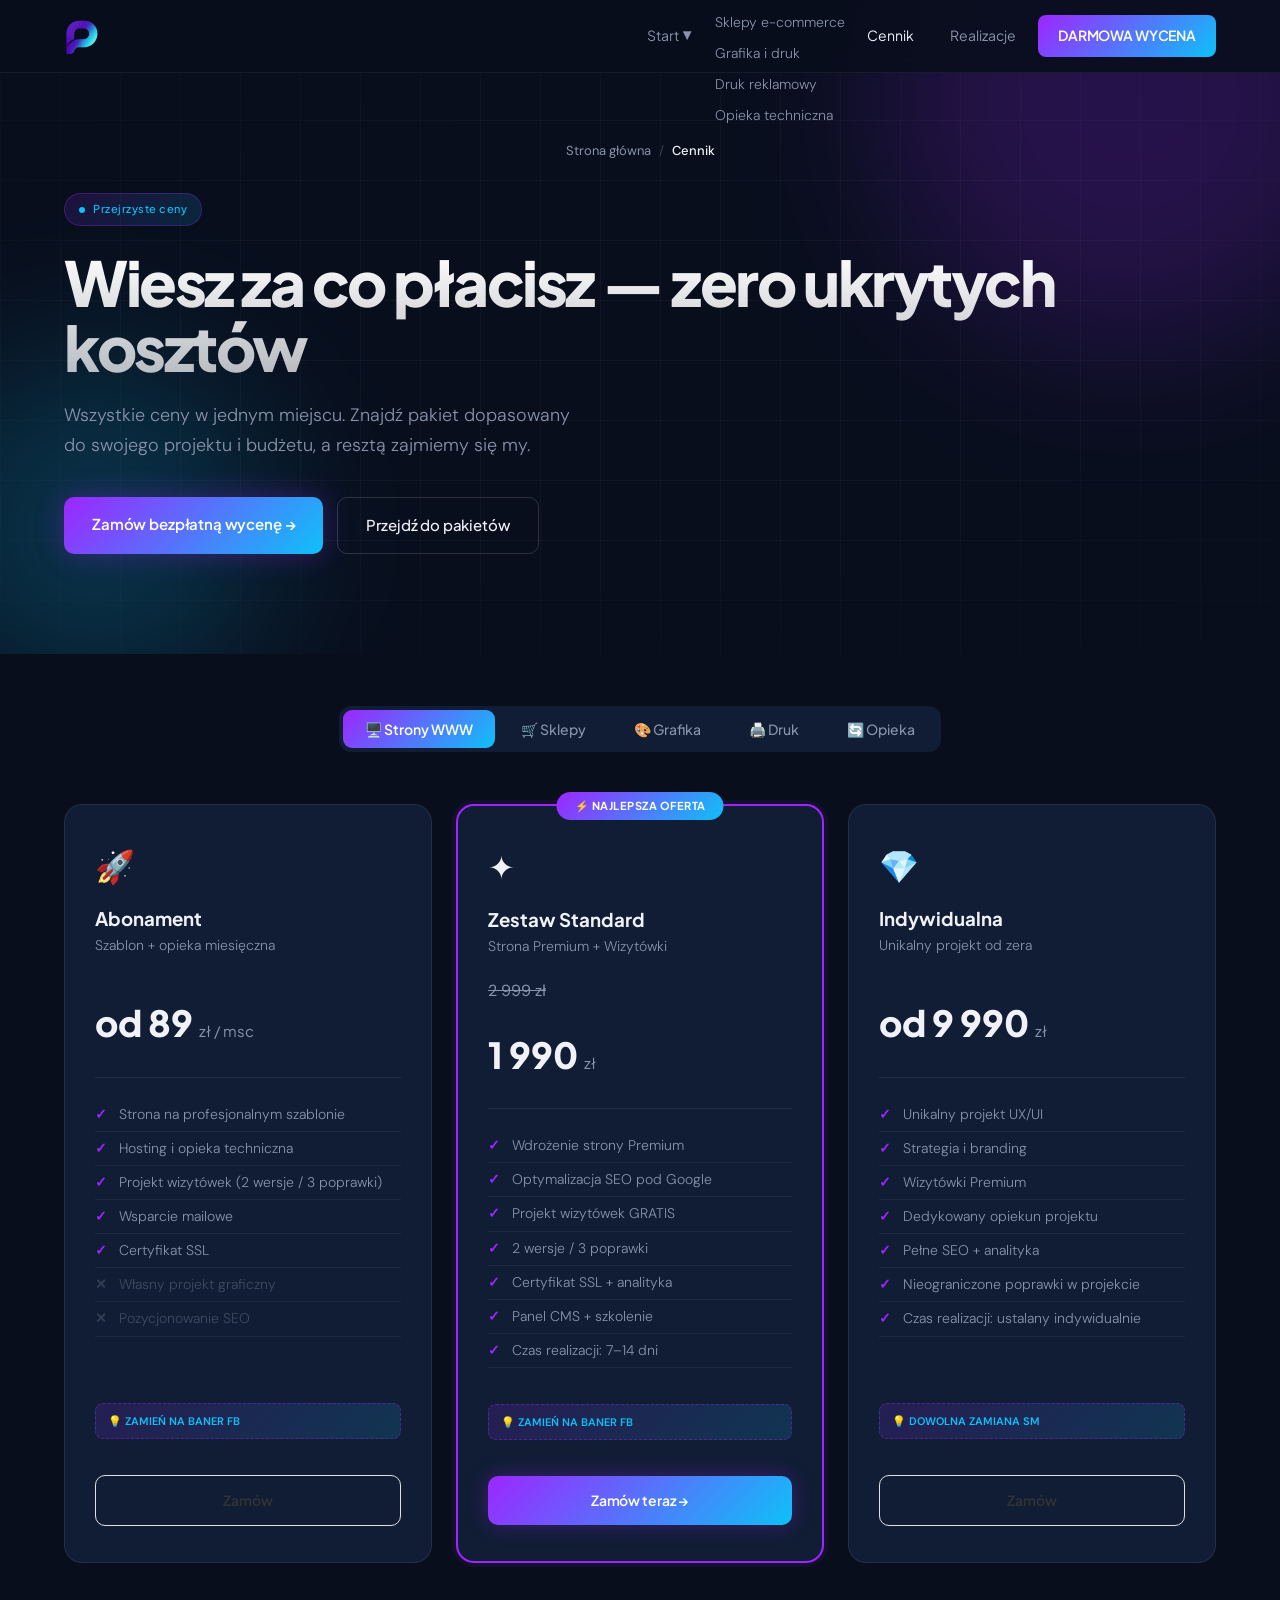
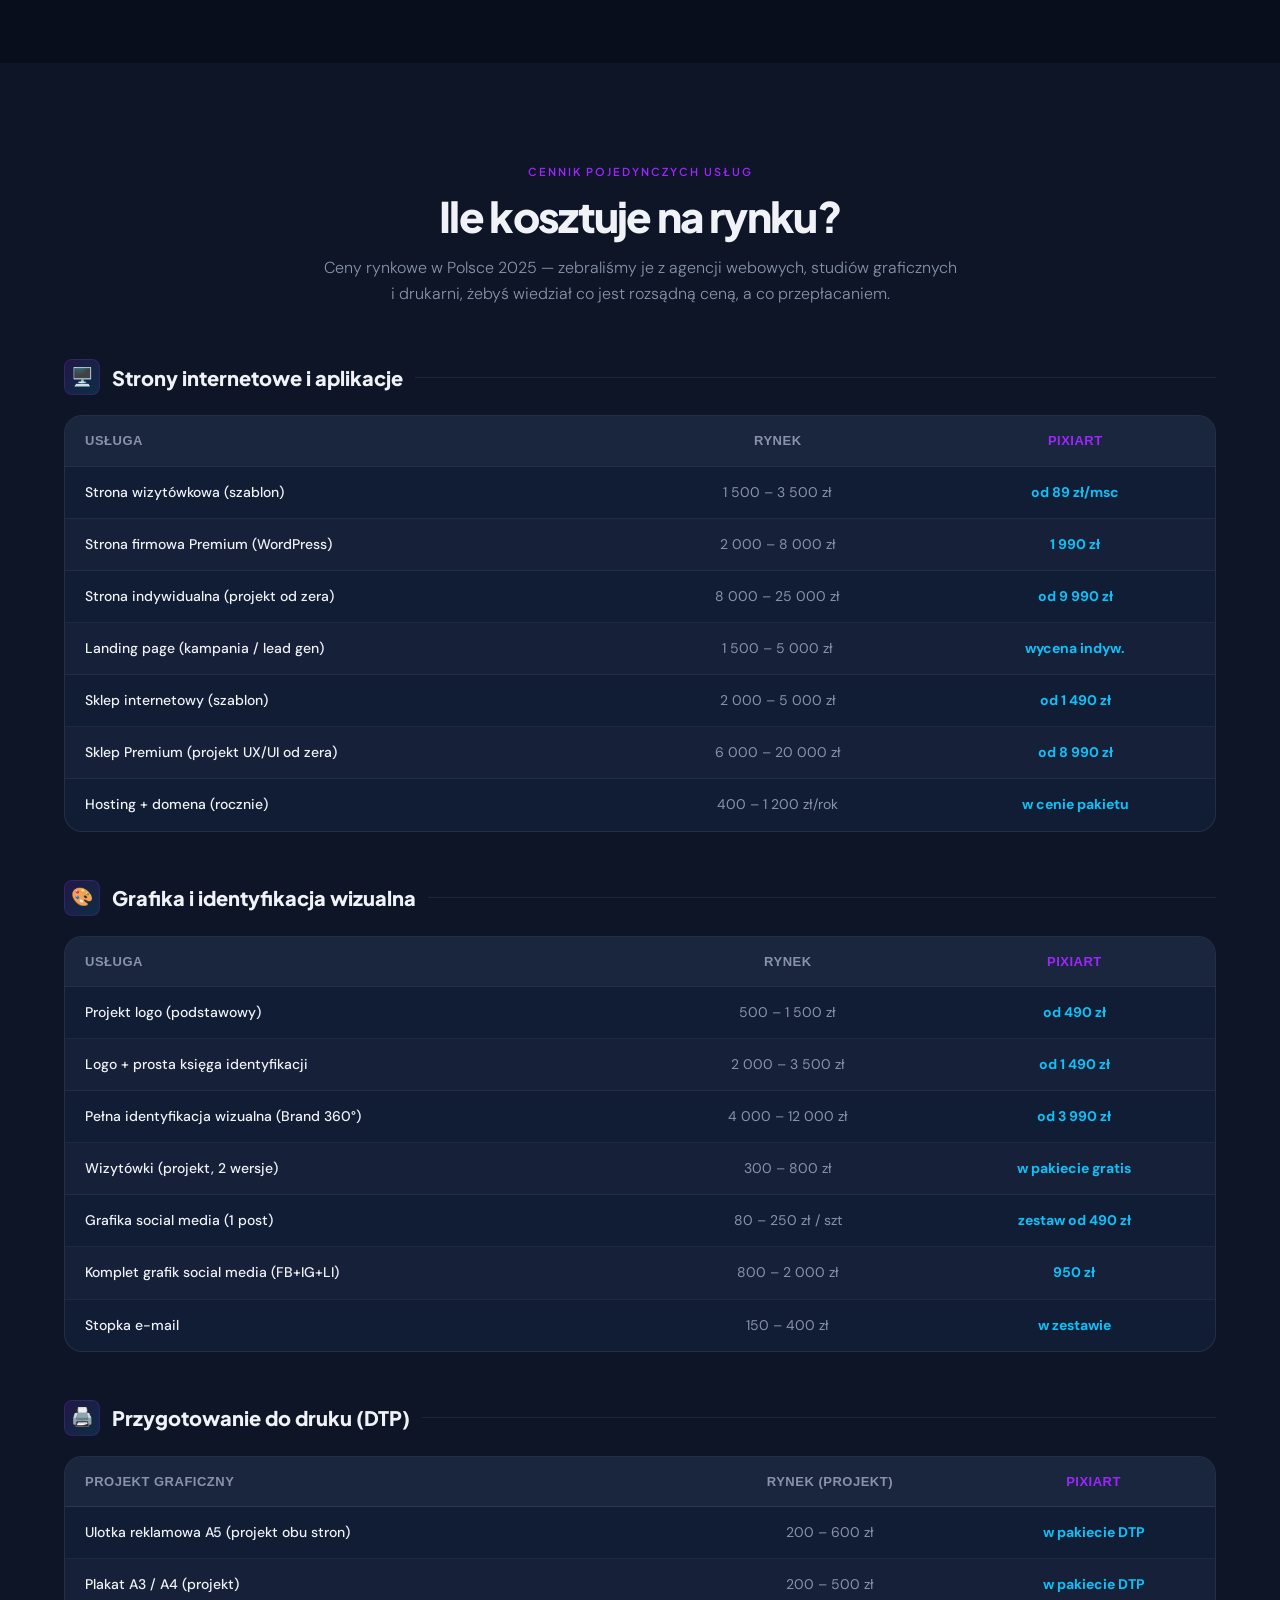
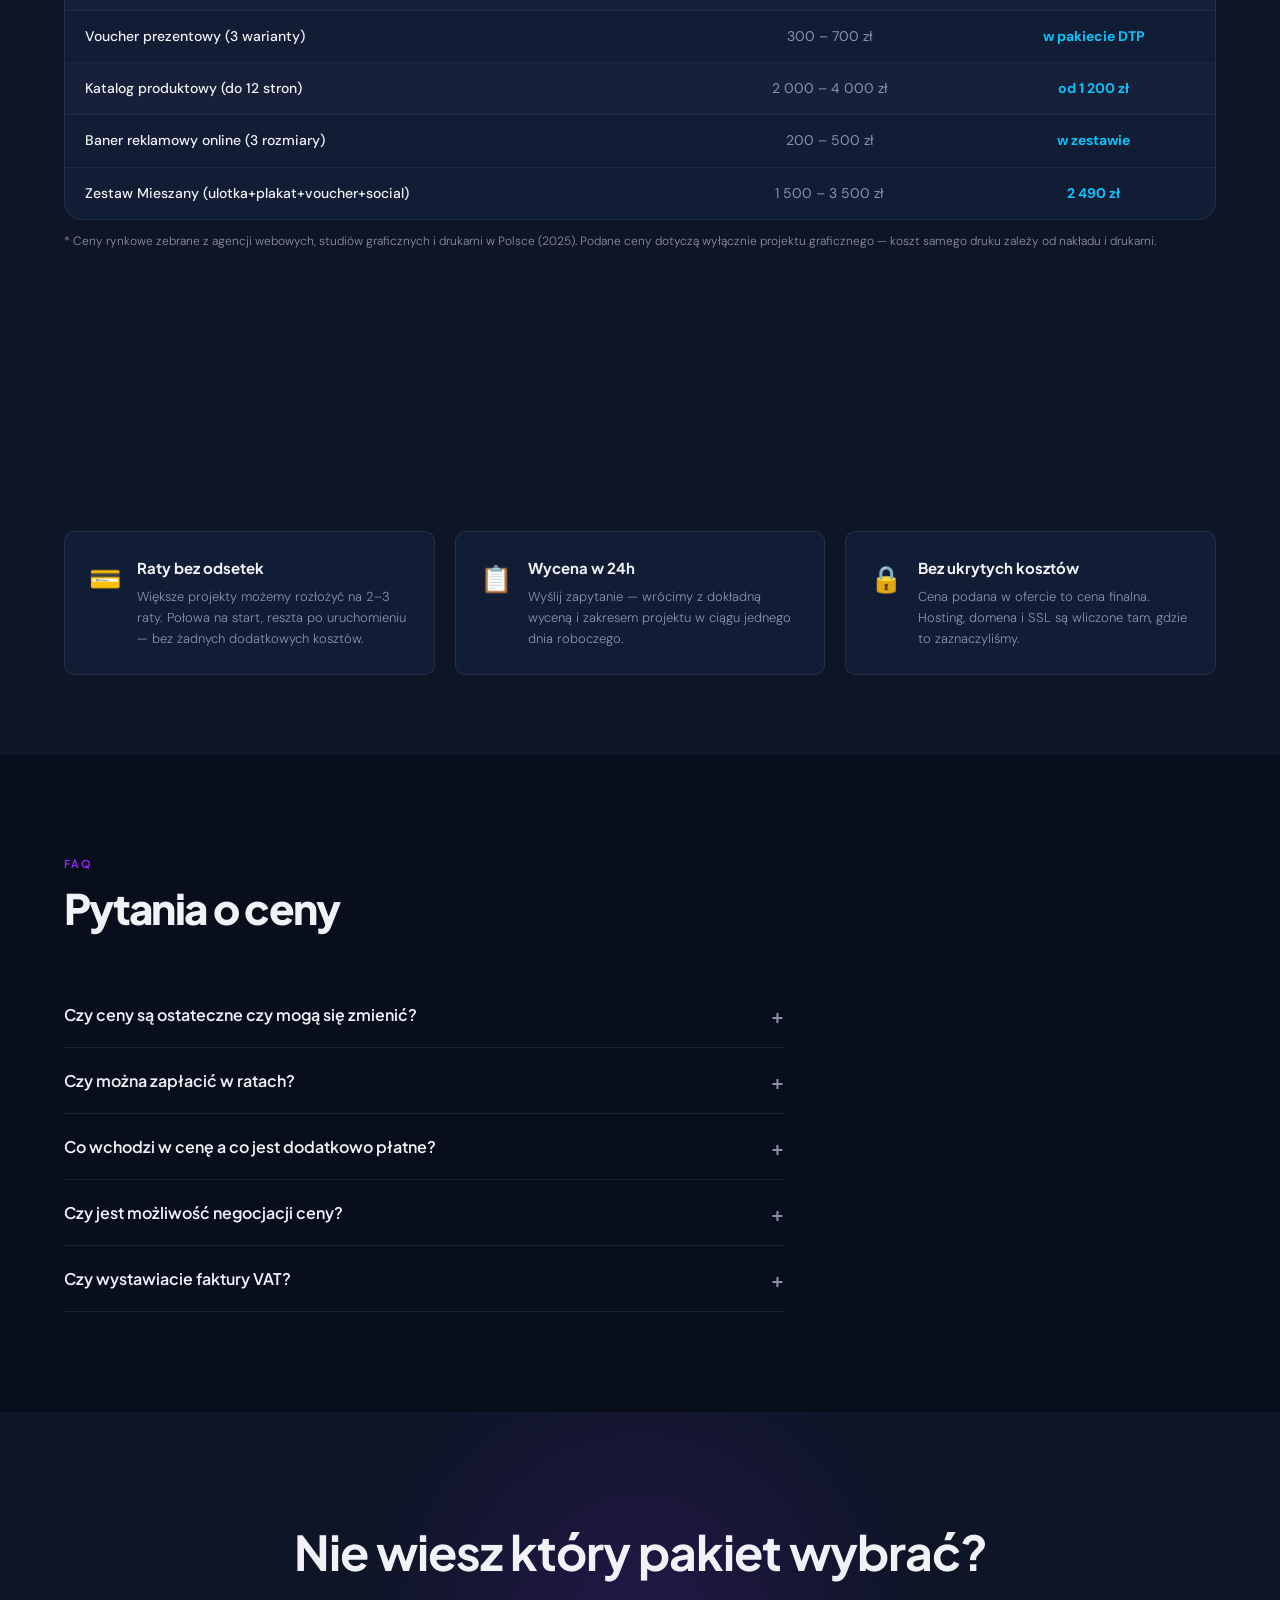
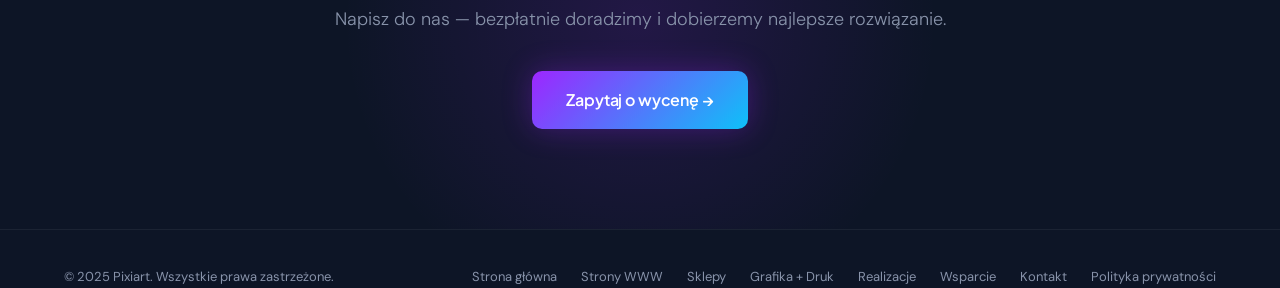
<file: cennik.html>
<!DOCTYPE html>
<html lang="pl">
<head>
  <meta charset="UTF-8">
  <meta name="viewport" content="width=device-width, initial-scale=1.0">
  <meta name="description" content="Cennik — Pixiart. Przejrzyste ceny stron internetowych, sklepów e-commerce, identyfikacji wizualnej, grafiki i opieki po wdrożeniu. Bez ukrytych kosztów.">
  <title>Cennik — Pixiart</title>
 <link rel="stylesheet" href="style.css">
</head>
<body>

<!-- NAV -->
<nav class="nav" id="nav">
  <div class="nav__inner">
    <a href="index.html" class="logo">
      <img src="images/sygnet.png" alt="Pixiart Logo">
    </a>
    <ul class="nav__menu">
      <li class="nav__item">
        <a href="index.html" class="nav__link">Start <small>▼</small></a>
        <ul class="dropdown-menu">
          <li><a href="index.html#oferta">Strony WWW</a></li>
          <li><a href="index.html#sklepy">Sklepy Online</a></li>
          <li><a href="realizacje.html">Portfolio</a></li>
          <li><a href="index.html#komunikacja">Grafika + Druk</a></li>
          <li><a href="index.html#opinie">Opinie</a></li>
          <li><a href="index.html#faq">Najczęstsze pytania</a></li>
          <li><a href="wsparcie.html">Opieka po wdrożeniu</a></li>
        </ul>
      </li>
      <li class="nav__item">
        <a href="#" class="nav__link">Usługi <small>▼</small></a>
        <ul class="footer-nav">
          <li><a href="strony.html">Strony internetowe</a></li>
          <li><a href="sklepy.html">Sklepy e-commerce</a></li>
          <li><a href="identyfikacja.html">Grafika i druk</a></li>
          <li><a href="druk.html">Druk reklamowy</a></li>
          <li><a href="wsparcie.html">Opieka techniczna</a></li>
        </ul>
      </li>
      <li><a href="cennik.html" class="nav__link active">Cennik</a></li>
      <li><a href="realizacje.html" class="nav__link">Realizacje</a></li>
      <li><a href="kontakt.html" class="nav__link nav__cta">DARMOWA WYCENA</a></li>
    </ul>
    <button class="hamburger" id="hamburger" aria-label="Menu">
      <span></span><span></span><span></span>
    </button>
  </div>
</nav>

<!-- MOBILE MENU -->
<div class="mobile-menu" id="mobile-menu">
  <div style="padding: 20px; border-bottom: 1px solid rgba(255,255,255,0.1); margin-bottom: 10px;">
    <small style="color: var(--blue); text-transform: uppercase; letter-spacing: 1px;">Menu</small>
  </div>
  <a href="index.html#oferta" class="mob-link">Strony WWW</a>
  <a href="index.html#sklepy" class="mob-link">Sklepy Online</a>
  <a href="realizacje.html" class="mob-link">Realizacje</a>
  <a href="index.html#komunikacja" class="mob-link">Grafika + Druk</a>
  <a href="wsparcie.html" class="mob-link">Opieka i Wsparcie</a>
  <a href="index.html#faq" class="mob-link">FAQ</a>
  <div style="margin-top: 20px; padding: 0 20px;">
    <a href="kontakt.html" class="mob-cta">DARMOWA WYCENA →</a>
  </div>
</div>

<main>

<!-- HERO -->
<section class="hero">
  <div class="hero-orb hero-orb-1"></div>
  <div class="hero-orb hero-orb-2"></div>
  <div class="hero-grid"></div>
  <div class="container">
    <div class="breadcrumb" style="justify-content:center;">
      <a href="index.html">Strona główna</a>
      <span>/</span>
      <strong>Cennik</strong>
    </div>
    <div class="hero__label">Przejrzyste ceny</div>
    <h1>Wiesz za co płacisz — zero ukrytych kosztów</h1>
    <p class="hero__sub">Wszystkie ceny w jednym miejscu. Znajdź pakiet dopasowany do swojego projektu i budżetu, a resztą zajmiemy się my.</p>
    <div class="hero__actions">
      <a href="kontakt.html" class="btn-primary">Zamów bezpłatną wycenę →</a>
      <a href="#pakiety" class="btn-ghost">Przejdź do pakietów</a>
    </div>
  </div>
</section>

<!-- PAKIETY Z TABAMI -->
<section id="pakiety" style="padding-top:0;">
  <div class="container">

    <div class="reveal" style="text-align:center;">
      <div class="price-tabs">
        <button class="price-tab active" onclick="switchTab('www', this)">🖥️ Strony WWW</button>
        <button class="price-tab" onclick="switchTab('sklepy', this)">🛒 Sklepy</button>
        <button class="price-tab" onclick="switchTab('grafika', this)">🎨 Grafika</button>
        <button class="price-tab" onclick="switchTab('druk', this)">🖨️ Druk</button>
        <button class="price-tab" onclick="switchTab('opieka', this)">🔄 Opieka</button>
      </div>
    </div>

    <!-- ── TAB: WWW ── -->
    <div class="tab-panel active reveal" id="tab-www">
      <div class="cards-grid">
        <div class="price-card">
          <div class="card-icon">🚀</div>
          <h3>Abonament</h3>
          <p class="card-sub">Szablon + opieka miesięczna</p>
          <div class="card-price">od 89 <span>zł / msc</span></div>
          <div class="card-divider"></div>
          <ul class="card-list">
            <li>Strona na profesjonalnym szablonie</li>
            <li>Hosting i opieka techniczna</li>
            <li>Projekt wizytówek (2 wersje / 3 poprawki)</li>
            <li>Wsparcie mailowe</li>
            <li>Certyfikat SSL</li>
            <li class="no">Własny projekt graficzny</li>
            <li class="no">Pozycjonowanie SEO</li>
          </ul>
          <div class="exchange-tag">💡 ZAMIEŃ NA BANER FB</div>
          <a href="kontakt.html" class="card-btn">Zamów</a>
        </div>

        <div class="price-card price-card--featured">
          <div class="badge-top">⚡ NAJLEPSZA OFERTA</div>
          <div class="card-icon">✦</div>
          <h3>Zestaw Standard</h3>
          <p class="card-sub">Strona Premium + Wizytówki</p>
          <div class="price-old">2 999 zł</div>
          <div class="card-price">1 990 <span>zł</span></div>
          <div class="card-divider"></div>
          <ul class="card-list">
            <li>Wdrożenie strony Premium</li>
            <li>Optymalizacja SEO pod Google</li>
            <li>Projekt wizytówek GRATIS</li>
            <li>2 wersje / 3 poprawki</li>
            <li>Certyfikat SSL + analityka</li>
            <li>Panel CMS + szkolenie</li>
            <li>Czas realizacji: 7–14 dni</li>
          </ul>
          <div class="exchange-tag">💡 ZAMIEŃ NA BANER FB</div>
          <a href="kontakt.html" class="card-btn card-btn--primary">Zamów teraz →</a>
        </div>

        <div class="price-card">
          <div class="card-icon">💎</div>
          <h3>Indywidualna</h3>
          <p class="card-sub">Unikalny projekt od zera</p>
          <div class="card-price">od 9 990 <span>zł</span></div>
          <div class="card-divider"></div>
          <ul class="card-list">
            <li>Unikalny projekt UX/UI</li>
            <li>Strategia i branding</li>
            <li>Wizytówki Premium</li>
            <li>Dedykowany opiekun projektu</li>
            <li>Pełne SEO + analityka</li>
            <li>Nieograniczone poprawki w projekcie</li>
            <li>Czas realizacji: ustalany indywidualnie</li>
          </ul>
          <div class="exchange-tag">💡 DOWOLNA ZAMIANA SM</div>
          <a href="kontakt.html" class="card-btn">Zamów</a>
        </div>
      </div>
    </div>

    <!-- ── TAB: SKLEPY ── -->
    <div class="tab-panel reveal" id="tab-sklepy">
      <div class="cards-grid">
        <div class="price-card">
          <div class="card-icon">🛒</div>
          <h3>Sklep Starter</h3>
          <p class="card-sub">Gotowy szablon + konfiguracja</p>
          <div class="card-price">od 1 490 <span>zł</span></div>
          <div class="card-divider"></div>
          <ul class="card-list">
            <li>Sklep na sprawdzonym szablonie</li>
            <li>Do 50 produktów</li>
            <li>Płatności online (Przelewy24 / Stripe)</li>
            <li>Integracja z InPost / kurierami</li>
            <li>Certyfikat SSL</li>
            <li class="no">Własny projekt graficzny</li>
            <li class="no">Integracja z Baselinker</li>
          </ul>
          <div class="exchange-tag">💡 ZAMIEŃ NA BANER FB</div>
          <a href="kontakt.html" class="card-btn">Zamów</a>
        </div>

        <div class="price-card price-card--featured">
          <div class="badge-top">⚡ NAJPOPULARNIEJSZY</div>
          <div class="card-icon">🏪</div>
          <h3>Sklep Standard</h3>
          <p class="card-sub">Projekt Premium + pełna konfiguracja</p>
          <div class="price-old">5 990 zł</div>
          <div class="card-price">3 990 <span>zł</span></div>
          <div class="card-divider"></div>
          <ul class="card-list">
            <li>Unikalny projekt graficzny sklepu</li>
            <li>Nielimitowana liczba produktów</li>
            <li>Płatności (Przelewy24 / Stripe / BLIK)</li>
            <li>Integracja z InPost, DPD, kurierami</li>
            <li>Certyfikat SSL + analityka Google</li>
            <li>Podstawowe SEO sklepu GRATIS</li>
            <li>Facebook / Meta Pixel</li>
          </ul>
          <div class="exchange-tag">💡 ZAMIEŃ NA KAMPANIĘ META</div>
          <a href="kontakt.html" class="card-btn card-btn--primary">Zamów teraz →</a>
        </div>

        <div class="price-card">
          <div class="card-icon">🚀</div>
          <h3>Sklep Premium</h3>
          <p class="card-sub">Zaawansowany e-commerce od zera</p>
          <div class="card-price">od 8 990 <span>zł</span></div>
          <div class="card-divider"></div>
          <ul class="card-list">
            <li>Dedykowany projekt UX/UI</li>
            <li>Zaawansowane filtry i wyszukiwarka</li>
            <li>Program lojalnościowy / rabaty</li>
            <li>Integracja z ERP / Baselinker</li>
            <li>Pełne SEO + audyt prędkości</li>
            <li>Google Merchant + Shopping</li>
            <li>Dedykowany opiekun projektu</li>
          </ul>
          <div class="exchange-tag">💡 DOWOLNA ZAMIANA SM</div>
          <a href="kontakt.html" class="card-btn">Zamów</a>
        </div>
      </div>
    </div>

    <!-- ── TAB: GRAFIKA ── -->
    <div class="tab-panel reveal" id="tab-grafika">
      <div class="cards-grid">
        <div class="price-card">
          <div class="card-icon">✏️</div>
          <h3>Logo Basic</h3>
          <p class="card-sub">Logotyp dla nowej marki</p>
          <div class="card-price">od 490 <span>zł</span></div>
          <div class="card-divider"></div>
          <ul class="card-list">
            <li>Projekt logotypu (2 koncepcje)</li>
            <li>3 rundy poprawek</li>
            <li>Pliki źródłowe (AI, PDF, PNG, SVG)</li>
            <li>Wersja pozioma i pionowa</li>
            <li>Wersja kolorowa i mono</li>
            <li class="no">Paleta kolorów marki</li>
            <li class="no">Brand book</li>
          </ul>
          <a href="kontakt.html" class="card-btn">Zamów</a>
        </div>

        <div class="price-card price-card--featured">
          <div class="badge-top">💎 POLECAMY</div>
          <div class="card-icon">✦</div>
          <h3>Brand Identity</h3>
          <p class="card-sub">Pełna identyfikacja wizualna</p>
          <div class="card-price">od 1 490 <span>zł</span></div>
          <div class="card-divider"></div>
          <ul class="card-list">
            <li>Logo (3 koncepcje + poprawki)</li>
            <li>Paleta kolorów marki (HEX + CMYK)</li>
            <li>Dobór typografii (2 kroje)</li>
            <li>Projekt wizytówek (2 wersje)</li>
            <li>Szablony social media (3 formaty)</li>
            <li>Brand book — 1-stronicowe summary</li>
            <li>Stopka e-mail</li>
          </ul>
          <a href="kontakt.html" class="card-btn card-btn--primary">Zamów →</a>
        </div>

        <div class="price-card">
          <div class="card-icon">🖥️</div>
          <h3>Zestaw Cyfrowy</h3>
          <p class="card-sub">Social media i online</p>
          <div class="card-price">950 <span>zł</span></div>
          <div class="card-divider"></div>
          <ul class="card-list">
            <li>Grafiki social media (FB / IG / LinkedIn)</li>
            <li>Banery reklamowe online (3 rozmiary)</li>
            <li>Stopka e-mail z grafiką</li>
            <li>Okładka Facebook + zdjęcie profilowe</li>
            <li>Spójna identyfikacja wizualna</li>
            <li class="no">Materiały drukowane</li>
            <li class="no">Brand book</li>
          </ul>
          <a href="kontakt.html" class="card-btn">Zamów</a>
        </div>
      </div>
    </div>

    <!-- ── TAB: DRUK ── -->
    <div class="tab-panel reveal" id="tab-druk">
      <div class="cards-grid">
        <div class="price-card">
          <div class="card-icon">🖨️</div>
          <h3>Zestaw DTP</h3>
          <p class="card-sub">Materiały do druku</p>
          <div class="card-price">1 850 <span>zł</span></div>
          <div class="card-divider"></div>
          <ul class="card-list">
            <li>Ulotka reklamowa (2 strony)</li>
            <li>Plakat (A3 / A4 / A5 — 1 format)</li>
            <li>Voucher (3 warianty kwotowe)</li>
            <li>Przygotowanie do druku (CMYK + spady)</li>
            <li>Pliki gotowe dla drukarni</li>
            <li class="no">Grafiki online</li>
            <li class="no">Katalog / folder</li>
          </ul>
          <a href="kontakt.html" class="card-btn">Zamów</a>
        </div>

        <div class="price-card price-card--featured">
          <div class="badge-top">💎 POLECAMY</div>
          <div class="card-icon">🔁</div>
          <h3>Zestaw Mieszany</h3>
          <p class="card-sub">Online + druk w jednym</p>
          <div class="card-price">2 490 <span>zł</span></div>
          <div class="card-divider"></div>
          <ul class="card-list">
            <li>Grafiki online (FB / IG / LinkedIn)</li>
            <li>Ulotka + plakat + voucher</li>
            <li>Spójna identyfikacja wizualna</li>
            <li>Pełny pack marketingowy</li>
            <li>Przygotowanie do druku w cenie</li>
            <li>Banery reklamowe online</li>
            <li>Stopka e-mail</li>
          </ul>
          <a href="kontakt.html" class="card-btn card-btn--primary">Zamów →</a>
        </div>

        <div class="price-card">
          <div class="card-icon">📚</div>
          <h3>Katalog / Folder</h3>
          <p class="card-sub">Materiały sprzedażowe</p>
          <div class="card-price">od 1 200 <span>zł</span></div>
          <div class="card-divider"></div>
          <ul class="card-list">
            <li>Projekt katalogu (do 12 stron)</li>
            <li>Folder firmowy (3 warianty)</li>
            <li>Przygotowanie do druku (CMYK + spady)</li>
            <li>Wersja PDF do wysyłki mailowej</li>
            <li>2 rundy poprawek</li>
            <li class="no">Grafiki online</li>
            <li class="no">Social media</li>
          </ul>
          <a href="kontakt.html" class="card-btn">Zamów</a>
        </div>
      </div>
    </div>

    <!-- ── TAB: OPIEKA ── -->
    <div class="tab-panel" id="tab-opieka">
      <div class="care-cards reveal">
        <div class="care-card">
          <div class="care-tag care-tag--basic">BASIC</div>
          <h3>Opieka Basic</h3>
          <p class="care-sub">Dla małych stron wizytówkowych</p>
          <div class="care-price"><sup>od </sup>149 <sub>zł / msc</sub></div>
          <div class="care-divider"></div>
          <div class="care-limits">
            <div class="care-limit">📦 do 5 produktów / msc</div>
            <div class="care-limit">✏️ do 3 zmian treści / msc</div>
            <div class="care-limit">⏱️ czas reakcji: 48h</div>
          </div>
          <ul class="care-list">
            <li>Hosting + domena w cenie</li>
            <li>Certyfikat SSL</li>
            <li>Aktualizacje systemu CMS</li>
            <li>Kopia zapasowa (1× / tydzień)</li>
            <li>Raport miesięczny (odwiedziny)</li>
            <li class="no">Pozycjonowanie SEO</li>
            <li class="no">Grafiki social media</li>
            <li class="no">Dedykowany opiekun</li>
          </ul>
          <a href="kontakt.html" class="care-btn">Wybierz Basic</a>
        </div>

        <div class="care-card care-card--featured">
          <div class="badge-top">⚡ NAJPOPULARNIEJSZY</div>
          <div class="care-tag care-tag--pro">PRO</div>
          <h3>Opieka Pro</h3>
          <p class="care-sub">Dla sklepów i aktywnych firm</p>
          <div class="care-price"><sup>od </sup>349 <sub>zł / msc</sub></div>
          <div class="care-divider"></div>
          <div class="care-limits">
            <div class="care-limit">📦 do 20 produktów / msc</div>
            <div class="care-limit">✏️ do 10 zmian treści / msc</div>
            <div class="care-limit">⏱️ czas reakcji: 24h</div>
          </div>
          <ul class="care-list">
            <li>Hosting + domena w cenie</li>
            <li>Certyfikat SSL</li>
            <li>Aktualizacje systemu CMS</li>
            <li>Kopia zapasowa (codziennie)</li>
            <li>Raport miesięczny (pełna analityka)</li>
            <li>Podstawowe pozycjonowanie SEO</li>
            <li>2 grafiki social media / msc</li>
            <li class="no">Dedykowany opiekun</li>
          </ul>
          <a href="kontakt.html" class="care-btn care-btn--primary">Wybierz Pro →</a>
        </div>

        <div class="care-card">
          <div class="care-tag care-tag--max">MAX</div>
          <h3>Opieka Max</h3>
          <p class="care-sub">Dla rozwijających się e-commerce</p>
          <div class="care-price"><sup>od </sup>699 <sub>zł / msc</sub></div>
          <div class="care-divider"></div>
          <div class="care-limits">
            <div class="care-limit">📦 nielimitowane produkty</div>
            <div class="care-limit">✏️ nielimitowane zmiany</div>
            <div class="care-limit">⏱️ czas reakcji: 4h</div>
          </div>
          <ul class="care-list">
            <li>Hosting premium + domena</li>
            <li>Certyfikat SSL + WAF firewall</li>
            <li>Aktualizacje + monitoring 24/7</li>
            <li>Kopia zapasowa (real-time)</li>
            <li>Raport tygodniowy + rekomendacje</li>
            <li>Aktywne pozycjonowanie SEO</li>
            <li>4 grafiki social media / msc</li>
            <li><strong>Dedykowany opiekun projektu</strong></li>
          </ul>
          <a href="kontakt.html" class="care-btn">Wybierz Max</a>
        </div>
      </div>
    </div>

  </div>
</section>

<!-- CENNIK POJEDYNCZYCH USŁUG -->
<section style="background:var(--bg2);">
  <div class="container">
    <div class="reveal" style="text-align:center;max-width:640px;margin:0 auto 52px;">
      <div class="sec-label" style="text-align:center">Cennik pojedynczych usług</div>
      <div class="sec-title" style="text-align:center">Ile kosztuje na rynku?</div>
      <p style="color:var(--muted);font-size:16px;font-weight:300;text-align:center;">Ceny rynkowe w Polsce 2025 — zebraliśmy je z agencji webowych, studiów graficznych i drukarni, żebyś wiedział co jest rozsądną ceną, a co przepłacaniem.</p>
    </div>

    <!-- STRONY I APLIKACJE -->
    <div class="reveal" style="margin-bottom:48px;">
      <div style="display:flex;align-items:center;gap:12px;margin-bottom:20px;">
        <div style="width:36px;height:36px;border-radius:8px;background:var(--grad-soft);border:1px solid rgba(157,38,255,.2);display:flex;align-items:center;justify-content:center;font-size:18px;flex-shrink:0;">🖥️</div>
        <h3 style="font-size:20px;font-weight:800;">Strony internetowe i aplikacje</h3>
        <div style="flex:1;height:1px;background:rgba(255,255,255,.08);"></div>
      </div>
      <div style="background:var(--surface);border:1px solid rgba(255,255,255,.08);border-radius:var(--radius);overflow:hidden;">
        <table style="width:100%;border-collapse:collapse;font-size:14px;">
          <thead>
            <tr style="background:rgba(255,255,255,.04);border-bottom:1px solid rgba(255,255,255,.08);">
              <th style="padding:14px 20px;text-align:left;font-family:'Syne',sans-serif;font-weight:700;font-size:13px;color:var(--muted);letter-spacing:.5px;text-transform:uppercase;">Usługa</th>
              <th style="padding:14px 20px;text-align:center;font-family:'Syne',sans-serif;font-weight:700;font-size:13px;color:var(--muted);letter-spacing:.5px;text-transform:uppercase;">Rynek</th>
              <th style="padding:14px 20px;text-align:center;font-family:'Syne',sans-serif;font-weight:700;font-size:13px;color:var(--accent);letter-spacing:.5px;text-transform:uppercase;">Pixiart</th>
            </tr>
          </thead>
          <tbody>
            <tr style="border-bottom:1px solid rgba(255,255,255,.05);">
              <td style="padding:14px 20px;color:var(--text);font-weight:500;">Strona wizytówkowa (szablon)</td>
              <td style="padding:14px 20px;text-align:center;color:var(--muted);">1 500 – 3 500 zł</td>
              <td style="padding:14px 20px;text-align:center;font-weight:700;color:var(--blue);">od 89 zł/msc</td>
            </tr>
            <tr style="border-bottom:1px solid rgba(255,255,255,.05);background:rgba(255,255,255,.02);">
              <td style="padding:14px 20px;color:var(--text);font-weight:500;">Strona firmowa Premium (WordPress)</td>
              <td style="padding:14px 20px;text-align:center;color:var(--muted);">2 000 – 8 000 zł</td>
              <td style="padding:14px 20px;text-align:center;font-weight:700;color:var(--blue);">1 990 zł</td>
            </tr>
            <tr style="border-bottom:1px solid rgba(255,255,255,.05);">
              <td style="padding:14px 20px;color:var(--text);font-weight:500;">Strona indywidualna (projekt od zera)</td>
              <td style="padding:14px 20px;text-align:center;color:var(--muted);">8 000 – 25 000 zł</td>
              <td style="padding:14px 20px;text-align:center;font-weight:700;color:var(--blue);">od 9 990 zł</td>
            </tr>
            <tr style="border-bottom:1px solid rgba(255,255,255,.05);background:rgba(255,255,255,.02);">
              <td style="padding:14px 20px;color:var(--text);font-weight:500;">Landing page (kampania / lead gen)</td>
              <td style="padding:14px 20px;text-align:center;color:var(--muted);">1 500 – 5 000 zł</td>
              <td style="padding:14px 20px;text-align:center;font-weight:700;color:var(--blue);">wycena indyw.</td>
            </tr>
            <tr style="border-bottom:1px solid rgba(255,255,255,.05);">
              <td style="padding:14px 20px;color:var(--text);font-weight:500;">Sklep internetowy (szablon)</td>
              <td style="padding:14px 20px;text-align:center;color:var(--muted);">2 000 – 5 000 zł</td>
              <td style="padding:14px 20px;text-align:center;font-weight:700;color:var(--blue);">od 1 490 zł</td>
            </tr>
            <tr style="border-bottom:1px solid rgba(255,255,255,.05);background:rgba(255,255,255,.02);">
              <td style="padding:14px 20px;color:var(--text);font-weight:500;">Sklep Premium (projekt UX/UI od zera)</td>
              <td style="padding:14px 20px;text-align:center;color:var(--muted);">6 000 – 20 000 zł</td>
              <td style="padding:14px 20px;text-align:center;font-weight:700;color:var(--blue);">od 8 990 zł</td>
            </tr>
            <tr>
              <td style="padding:14px 20px;color:var(--text);font-weight:500;">Hosting + domena (rocznie)</td>
              <td style="padding:14px 20px;text-align:center;color:var(--muted);">400 – 1 200 zł/rok</td>
              <td style="padding:14px 20px;text-align:center;font-weight:700;color:var(--blue);">w cenie pakietu</td>
            </tr>
          </tbody>
        </table>
      </div>
    </div>

    <!-- GRAFIKA -->
    <div class="reveal" style="margin-bottom:48px;">
      <div style="display:flex;align-items:center;gap:12px;margin-bottom:20px;">
        <div style="width:36px;height:36px;border-radius:8px;background:var(--grad-soft);border:1px solid rgba(157,38,255,.2);display:flex;align-items:center;justify-content:center;font-size:18px;flex-shrink:0;">🎨</div>
        <h3 style="font-size:20px;font-weight:800;">Grafika i identyfikacja wizualna</h3>
        <div style="flex:1;height:1px;background:rgba(255,255,255,.08);"></div>
      </div>
      <div style="background:var(--surface);border:1px solid rgba(255,255,255,.08);border-radius:var(--radius);overflow:hidden;">
        <table style="width:100%;border-collapse:collapse;font-size:14px;">
          <thead>
            <tr style="background:rgba(255,255,255,.04);border-bottom:1px solid rgba(255,255,255,.08);">
              <th style="padding:14px 20px;text-align:left;font-family:'Syne',sans-serif;font-weight:700;font-size:13px;color:var(--muted);letter-spacing:.5px;text-transform:uppercase;">Usługa</th>
              <th style="padding:14px 20px;text-align:center;font-family:'Syne',sans-serif;font-weight:700;font-size:13px;color:var(--muted);letter-spacing:.5px;text-transform:uppercase;">Rynek</th>
              <th style="padding:14px 20px;text-align:center;font-family:'Syne',sans-serif;font-weight:700;font-size:13px;color:var(--accent);letter-spacing:.5px;text-transform:uppercase;">Pixiart</th>
            </tr>
          </thead>
          <tbody>
            <tr style="border-bottom:1px solid rgba(255,255,255,.05);">
              <td style="padding:14px 20px;color:var(--text);font-weight:500;">Projekt logo (podstawowy)</td>
              <td style="padding:14px 20px;text-align:center;color:var(--muted);">500 – 1 500 zł</td>
              <td style="padding:14px 20px;text-align:center;font-weight:700;color:var(--blue);">od 490 zł</td>
            </tr>
            <tr style="border-bottom:1px solid rgba(255,255,255,.05);background:rgba(255,255,255,.02);">
              <td style="padding:14px 20px;color:var(--text);font-weight:500;">Logo + prosta księga identyfikacji</td>
              <td style="padding:14px 20px;text-align:center;color:var(--muted);">2 000 – 3 500 zł</td>
              <td style="padding:14px 20px;text-align:center;font-weight:700;color:var(--blue);">od 1 490 zł</td>
            </tr>
            <tr style="border-bottom:1px solid rgba(255,255,255,.05);">
              <td style="padding:14px 20px;color:var(--text);font-weight:500;">Pełna identyfikacja wizualna (Brand 360°)</td>
              <td style="padding:14px 20px;text-align:center;color:var(--muted);">4 000 – 12 000 zł</td>
              <td style="padding:14px 20px;text-align:center;font-weight:700;color:var(--blue);">od 3 990 zł</td>
            </tr>
            <tr style="border-bottom:1px solid rgba(255,255,255,.05);background:rgba(255,255,255,.02);">
              <td style="padding:14px 20px;color:var(--text);font-weight:500;">Wizytówki (projekt, 2 wersje)</td>
              <td style="padding:14px 20px;text-align:center;color:var(--muted);">300 – 800 zł</td>
              <td style="padding:14px 20px;text-align:center;font-weight:700;color:var(--blue);">w pakiecie gratis</td>
            </tr>
            <tr style="border-bottom:1px solid rgba(255,255,255,.05);">
              <td style="padding:14px 20px;color:var(--text);font-weight:500;">Grafika social media (1 post)</td>
              <td style="padding:14px 20px;text-align:center;color:var(--muted);">80 – 250 zł / szt</td>
              <td style="padding:14px 20px;text-align:center;font-weight:700;color:var(--blue);">zestaw od 490 zł</td>
            </tr>
            <tr style="border-bottom:1px solid rgba(255,255,255,.05);background:rgba(255,255,255,.02);">
              <td style="padding:14px 20px;color:var(--text);font-weight:500;">Komplet grafik social media (FB+IG+LI)</td>
              <td style="padding:14px 20px;text-align:center;color:var(--muted);">800 – 2 000 zł</td>
              <td style="padding:14px 20px;text-align:center;font-weight:700;color:var(--blue);">950 zł</td>
            </tr>
            <tr>
              <td style="padding:14px 20px;color:var(--text);font-weight:500;">Stopka e-mail</td>
              <td style="padding:14px 20px;text-align:center;color:var(--muted);">150 – 400 zł</td>
              <td style="padding:14px 20px;text-align:center;font-weight:700;color:var(--blue);">w zestawie</td>
            </tr>
          </tbody>
        </table>
      </div>
    </div>

    <!-- DRUK -->
    <div class="reveal" style="margin-bottom:48px;">
      <div style="display:flex;align-items:center;gap:12px;margin-bottom:20px;">
        <div style="width:36px;height:36px;border-radius:8px;background:var(--grad-soft);border:1px solid rgba(157,38,255,.2);display:flex;align-items:center;justify-content:center;font-size:18px;flex-shrink:0;">🖨️</div>
        <h3 style="font-size:20px;font-weight:800;">Przygotowanie do druku (DTP)</h3>
        <div style="flex:1;height:1px;background:rgba(255,255,255,.08);"></div>
      </div>
      <div style="background:var(--surface);border:1px solid rgba(255,255,255,.08);border-radius:var(--radius);overflow:hidden;">
        <table style="width:100%;border-collapse:collapse;font-size:14px;">
          <thead>
            <tr style="background:rgba(255,255,255,.04);border-bottom:1px solid rgba(255,255,255,.08);">
              <th style="padding:14px 20px;text-align:left;font-family:'Syne',sans-serif;font-weight:700;font-size:13px;color:var(--muted);letter-spacing:.5px;text-transform:uppercase;">Projekt graficzny</th>
              <th style="padding:14px 20px;text-align:center;font-family:'Syne',sans-serif;font-weight:700;font-size:13px;color:var(--muted);letter-spacing:.5px;text-transform:uppercase;">Rynek (projekt)</th>
              <th style="padding:14px 20px;text-align:center;font-family:'Syne',sans-serif;font-weight:700;font-size:13px;color:var(--accent);letter-spacing:.5px;text-transform:uppercase;">Pixiart</th>
            </tr>
          </thead>
          <tbody>
            <tr style="border-bottom:1px solid rgba(255,255,255,.05);">
              <td style="padding:14px 20px;color:var(--text);font-weight:500;">Ulotka reklamowa A5 (projekt obu stron)</td>
              <td style="padding:14px 20px;text-align:center;color:var(--muted);">200 – 600 zł</td>
              <td style="padding:14px 20px;text-align:center;font-weight:700;color:var(--blue);">w pakiecie DTP</td>
            </tr>
            <tr style="border-bottom:1px solid rgba(255,255,255,.05);background:rgba(255,255,255,.02);">
              <td style="padding:14px 20px;color:var(--text);font-weight:500;">Plakat A3 / A4 (projekt)</td>
              <td style="padding:14px 20px;text-align:center;color:var(--muted);">200 – 500 zł</td>
              <td style="padding:14px 20px;text-align:center;font-weight:700;color:var(--blue);">w pakiecie DTP</td>
            </tr>
            <tr style="border-bottom:1px solid rgba(255,255,255,.05);">
              <td style="padding:14px 20px;color:var(--text);font-weight:500;">Voucher prezentowy (3 warianty)</td>
              <td style="padding:14px 20px;text-align:center;color:var(--muted);">300 – 700 zł</td>
              <td style="padding:14px 20px;text-align:center;font-weight:700;color:var(--blue);">w pakiecie DTP</td>
            </tr>
            <tr style="border-bottom:1px solid rgba(255,255,255,.05);background:rgba(255,255,255,.02);">
              <td style="padding:14px 20px;color:var(--text);font-weight:500;">Katalog produktowy (do 12 stron)</td>
              <td style="padding:14px 20px;text-align:center;color:var(--muted);">2 000 – 4 000 zł</td>
              <td style="padding:14px 20px;text-align:center;font-weight:700;color:var(--blue);">od 1 200 zł</td>
            </tr>
            <tr style="border-bottom:1px solid rgba(255,255,255,.05);">
              <td style="padding:14px 20px;color:var(--text);font-weight:500;">Baner reklamowy online (3 rozmiary)</td>
              <td style="padding:14px 20px;text-align:center;color:var(--muted);">200 – 500 zł</td>
              <td style="padding:14px 20px;text-align:center;font-weight:700;color:var(--blue);">w zestawie</td>
            </tr>
            <tr>
              <td style="padding:14px 20px;color:var(--text);font-weight:500;">Zestaw Mieszany (ulotka+plakat+voucher+social)</td>
              <td style="padding:14px 20px;text-align:center;color:var(--muted);">1 500 – 3 500 zł</td>
              <td style="padding:14px 20px;text-align:center;font-weight:700;color:var(--blue);">2 490 zł</td>
            </tr>
          </tbody>
        </table>
      </div>
      <p style="font-size:12px;color:var(--muted);margin-top:12px;font-weight:300;">* Ceny rynkowe zebrane z agencji webowych, studiów graficznych i drukarni w Polsce (2025). Podane ceny dotyczą wyłącznie projektu graficznego — koszt samego druku zależy od nakładu i drukarni.</p>
    </div>

  </div>
</section>

<!-- INFO BOXY -->
<section style="background:var(--bg2);padding:80px 0;">
  <div class="container">
    <div class="info-boxes reveal">
      <div class="info-box">
        <div class="ib-icon">💳</div>
        <div>
          <h4>Raty bez odsetek</h4>
          <p>Większe projekty możemy rozłożyć na 2–3 raty. Połowa na start, reszta po uruchomieniu — bez żadnych dodatkowych kosztów.</p>
        </div>
      </div>
      <div class="info-box">
        <div class="ib-icon">📋</div>
        <div>
          <h4>Wycena w 24h</h4>
          <p>Wyślij zapytanie — wrócimy z dokładną wyceną i zakresem projektu w ciągu jednego dnia roboczego.</p>
        </div>
      </div>
      <div class="info-box">
        <div class="ib-icon">🔒</div>
        <div>
          <h4>Bez ukrytych kosztów</h4>
          <p>Cena podana w ofercie to cena finalna. Hosting, domena i SSL są wliczone tam, gdzie to zaznaczyliśmy.</p>
        </div>
      </div>
    </div>
  </div>
</section>

<!-- FAQ -->
<section>
  <div class="container">
    <div class="reveal">
      <div class="sec-label">FAQ</div>
      <div class="sec-title">Pytania o ceny</div>
    </div>
    <div class="faq-list reveal">
      <div class="faq-item">
        <button class="faq-q" onclick="toggleFaq(this)">
          Czy ceny są ostateczne czy mogą się zmienić?
          <span class="faq-icon">+</span>
        </button>
        <div class="faq-a">
          <div class="faq-a-inner">Ceny podane w cenniku to ceny startowe — ostateczna kwota zależy od zakresu projektu i jest ustalana indywidualnie po briefie. Wycena jest zawsze bezpłatna i wysyłamy ją w ciągu 24h od kontaktu. Po akceptacji wyceny cena jest gwarantowana i się nie zmienia.</div>
        </div>
      </div>
      <div class="faq-item">
        <button class="faq-q" onclick="toggleFaq(this)">
          Czy można zapłacić w ratach?
          <span class="faq-icon">+</span>
        </button>
        <div class="faq-a">
          <div class="faq-a-inner">Tak — dla projektów powyżej 1 500 zł oferujemy płatność w 2 ratach: 50% zaliczki na start i 50% po oddaniu projektu. Dla większych realizacji możliwe są 3 raty. Bez odsetek i bez żadnych dodatkowych kosztów.</div>
        </div>
      </div>
      <div class="faq-item">
        <button class="faq-q" onclick="toggleFaq(this)">
          Co wchodzi w cenę a co jest dodatkowo płatne?
          <span class="faq-icon">+</span>
        </button>
        <div class="faq-a">
          <div class="faq-a-inner">W cenę wchodzi zawsze: projekt graficzny, wdrożenie, szkolenie z obsługi i pliki w wymaganych formatach. Dodatkowo płatne mogą być: zakup zdjęć stockowych (jeśli nie dostarczasz własnych), tłumaczenia treści, copywriting, domeny premium (.eu, .com, itd.) oraz dodatkowe rundy poprawek powyżej limitu pakietu.</div>
        </div>
      </div>
      <div class="faq-item">
        <button class="faq-q" onclick="toggleFaq(this)">
          Czy jest możliwość negocjacji ceny?
          <span class="faq-icon">+</span>
        </button>
        <div class="faq-a">
          <div class="faq-a-inner">Dla stałych klientów i przy zamówieniu kilku usług jednocześnie (np. strona + identyfikacja wizualna) chętnie rozmawiamy o rabatach pakietowych. Napisz do nas i omówimy szczegóły.</div>
        </div>
      </div>
      <div class="faq-item">
        <button class="faq-q" onclick="toggleFaq(this)">
          Czy wystawiacie faktury VAT?
          <span class="faq-icon">+</span>
        </button>
        <div class="faq-a">
          <div class="faq-a-inner">Tak — wystawiamy faktury VAT dla firm i osób prywatnych. Faktura jest wystawiana po wpłynięciu zaliczki lub po zakończeniu projektu, zgodnie z ustaleniami. Przyjmujemy przelewy bankowe i płatności online.</div>
        </div>
      </div>
    </div>
  </div>
</section>

<!-- CTA -->
<section style="background:var(--bg2);padding:100px 0;text-align:center;position:relative;overflow:hidden;">
  <div style="position:absolute;width:600px;height:600px;border-radius:50%;background:radial-gradient(circle,rgba(157,38,255,.15) 0%,transparent 70%);top:50%;left:50%;transform:translate(-50%,-50%);pointer-events:none;"></div>
  <div class="container" style="position:relative">
    <div class="reveal">
      <h2 style="font-size:clamp(28px,4vw,48px);letter-spacing:-1px;margin-bottom:14px;">Nie wiesz który pakiet wybrać?</h2>
      <p style="color:var(--muted);font-size:18px;margin-bottom:36px;font-weight:300;">Napisz do nas — bezpłatnie doradzimy i dobierzemy najlepsze rozwiązanie.</p>
      <a href="kontakt.html" class="btn-primary" style="font-size:16px;padding:16px 34px">Zapytaj o wycenę →</a>
    </div>
  </div>
</section>

</main>

<footer>
  <div class="container">
    <div class="footer-inner">
      <div class="footer-copy">© 2025 Pixiart. Wszystkie prawa zastrzeżone.</div>
      <div class="footer-links">
        <a href="index.html">Strona główna</a>
        <a href="strony.html">Strony WWW</a>
        <a href="sklepy.html">Sklepy</a>
        <a href="identyfikacja.html">Grafika + Druk</a>
        <a href="realizacje.html">Realizacje</a>
        <a href="wsparcie.html">Wsparcie</a>
        <a href="kontakt.html">Kontakt</a>
        <a href="#">Polityka prywatności</a>
      </div>
    </div>
  </div>
</footer>
<script type="module" src="app.js"></script>

</body>
</html>
</file>
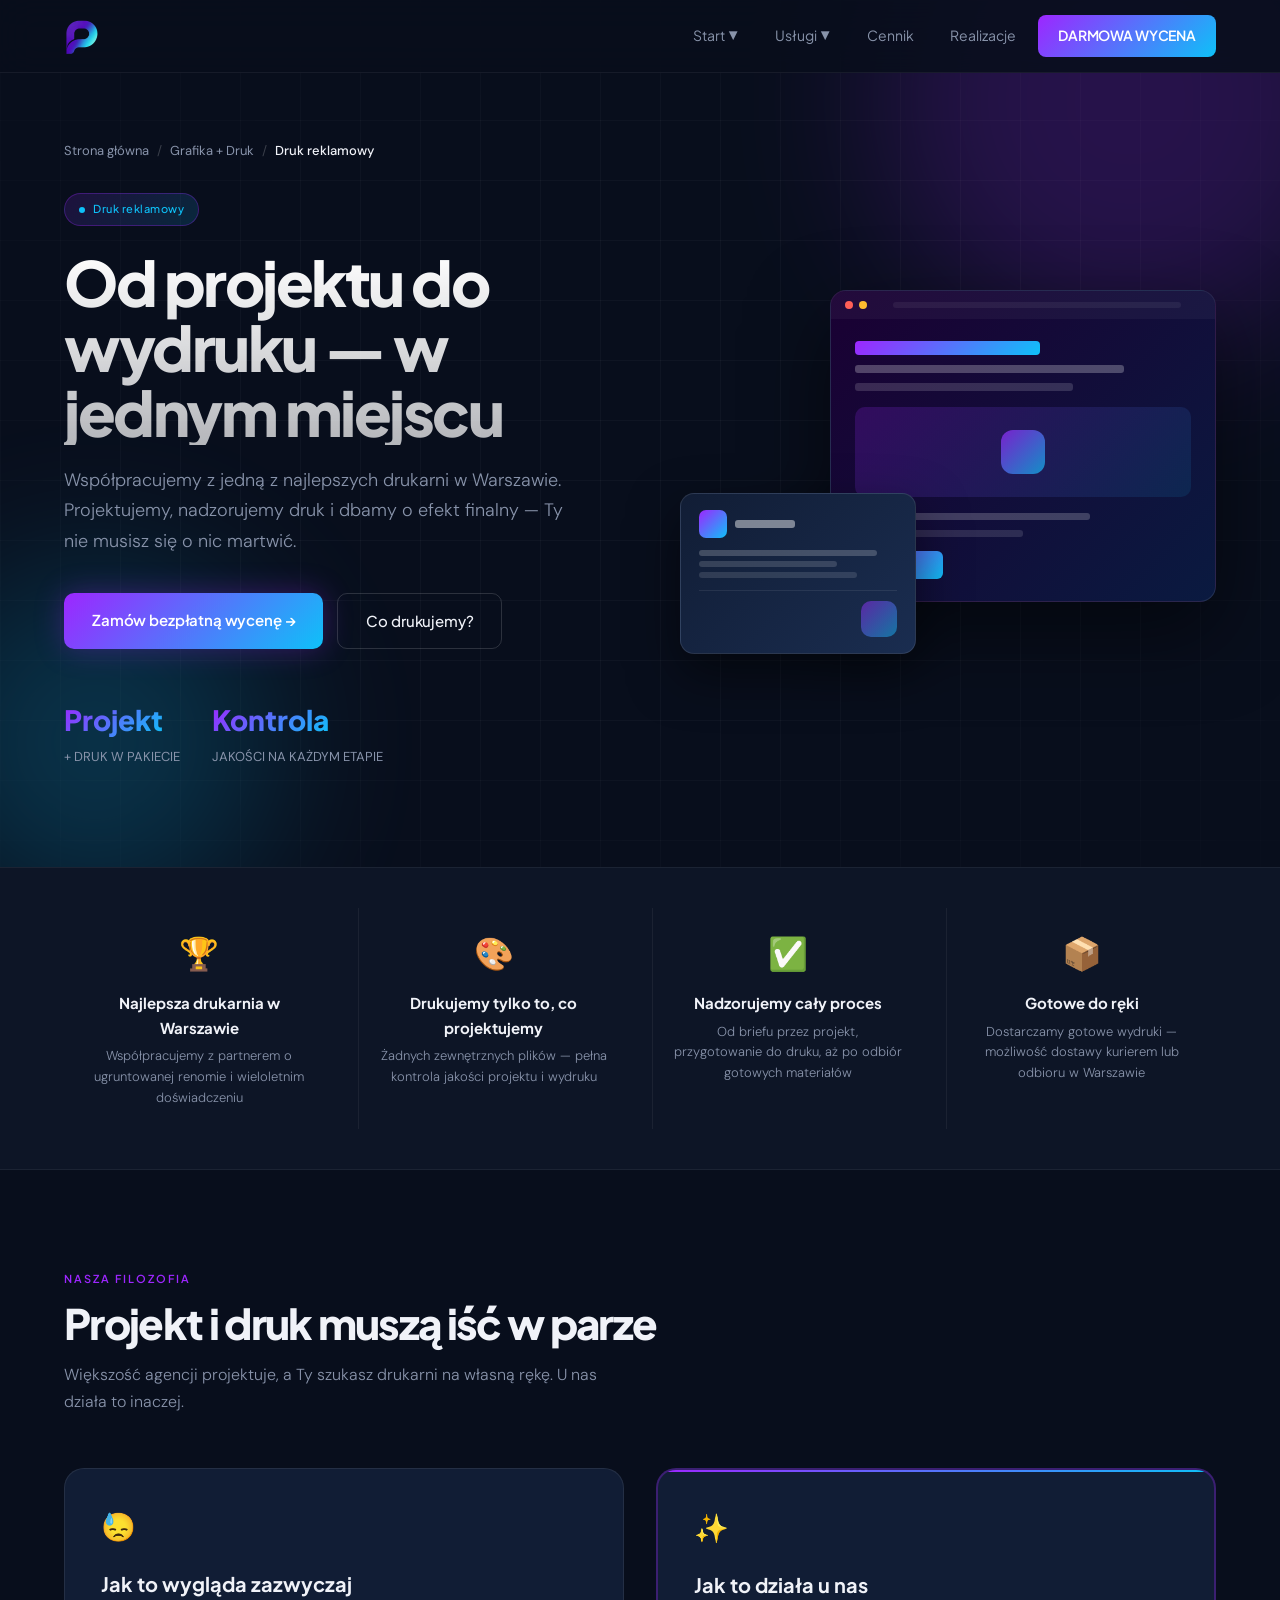
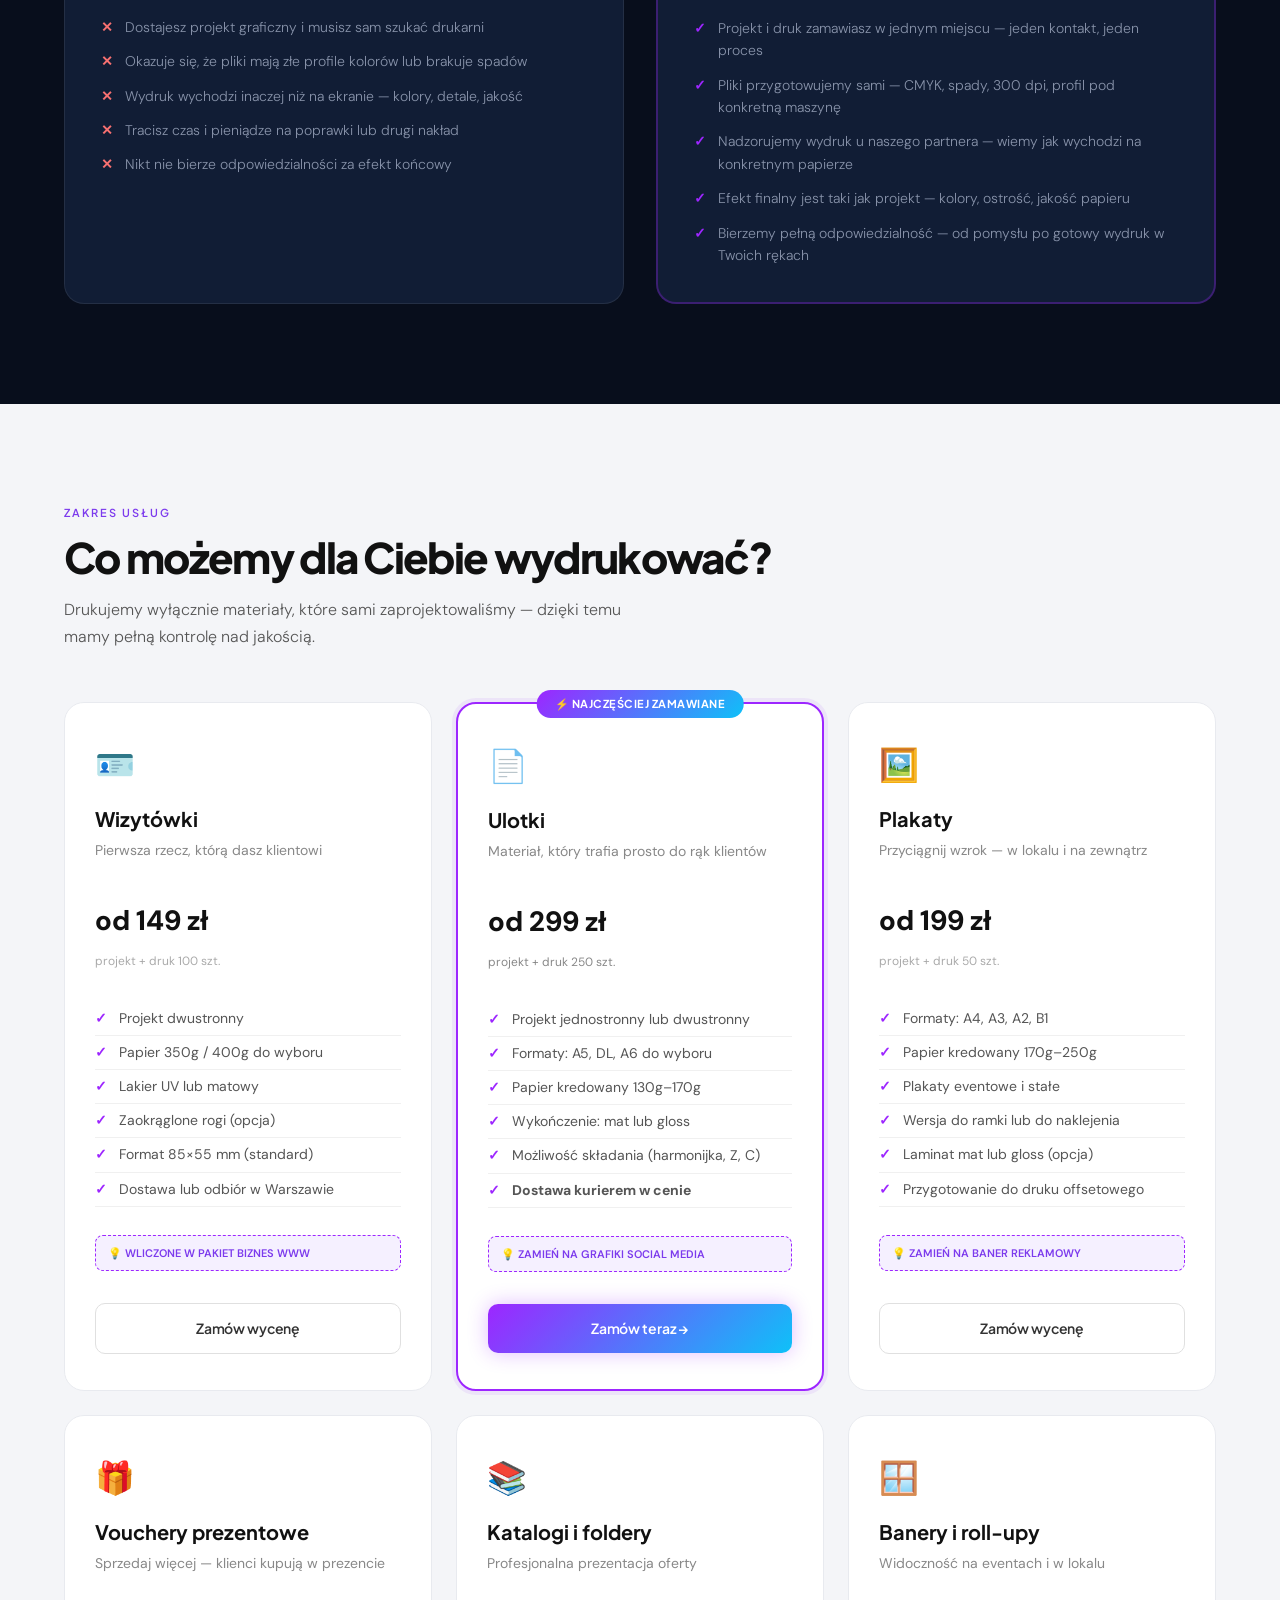
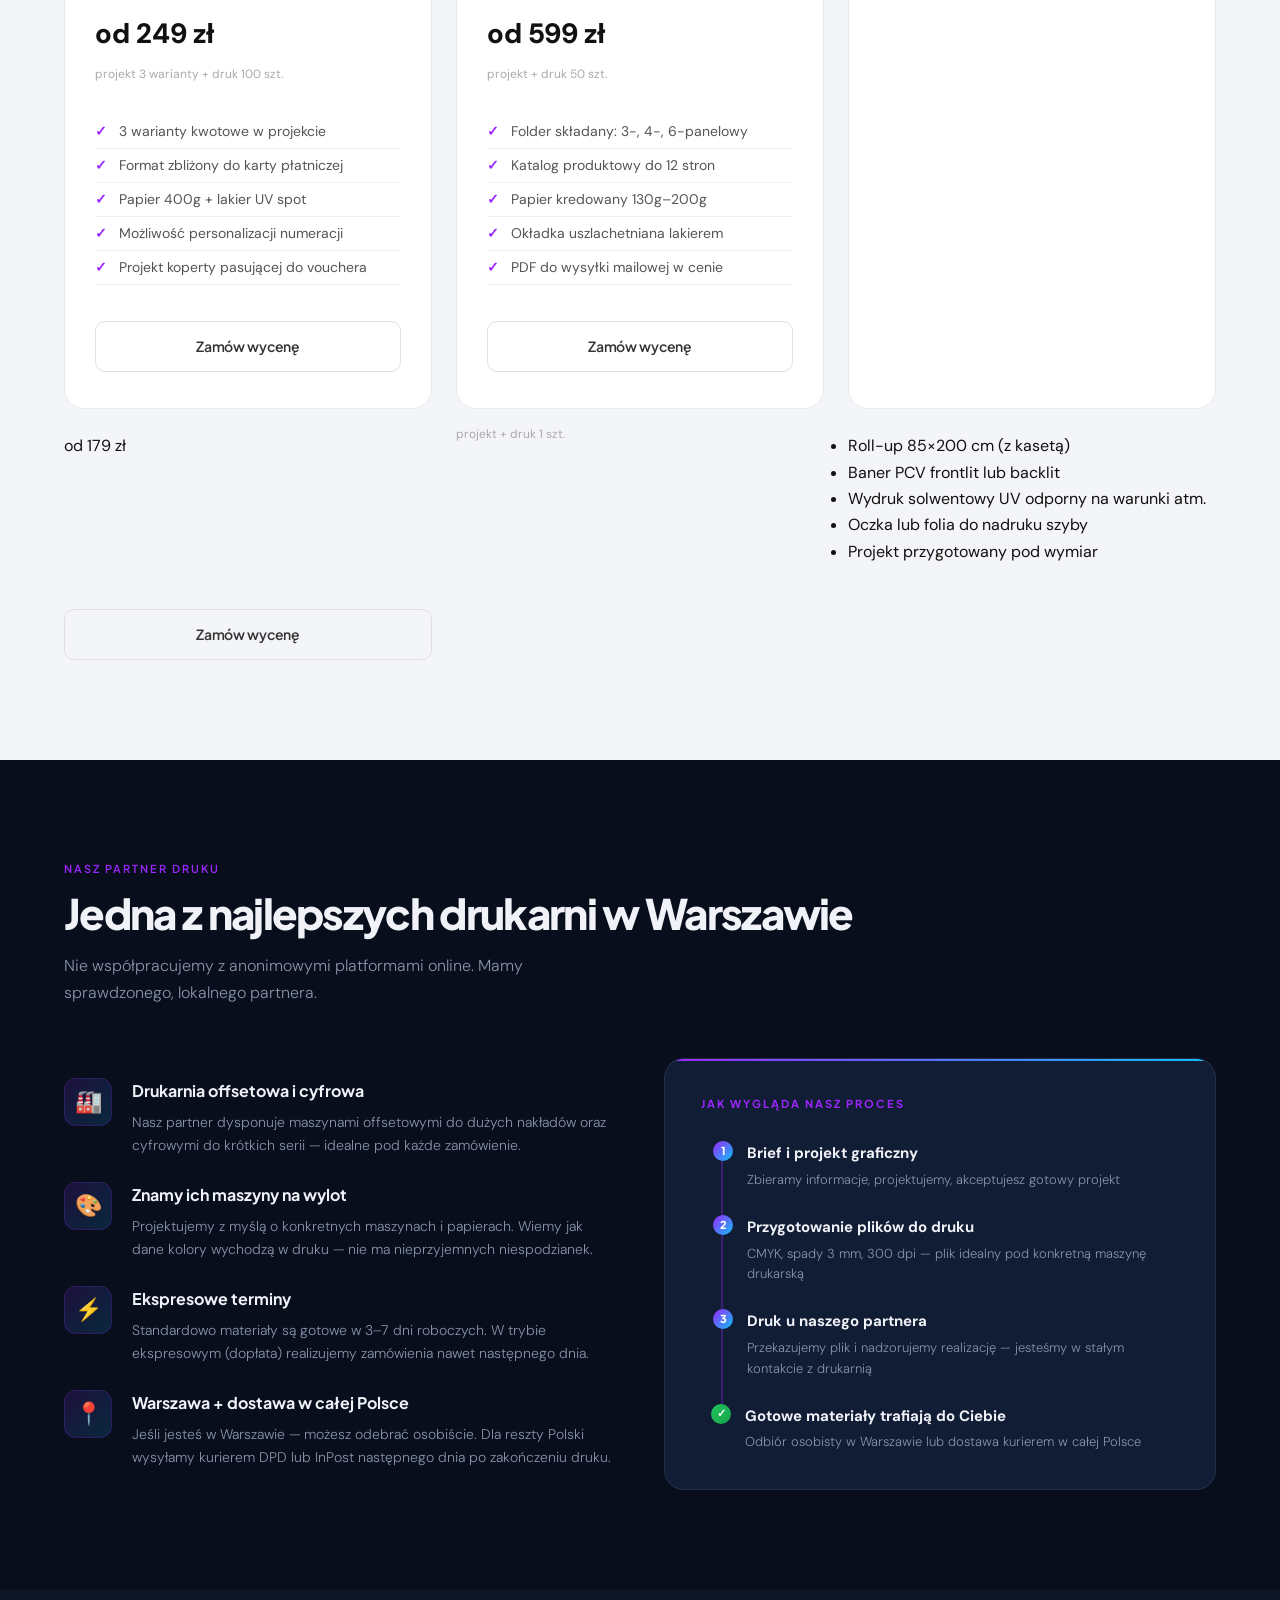
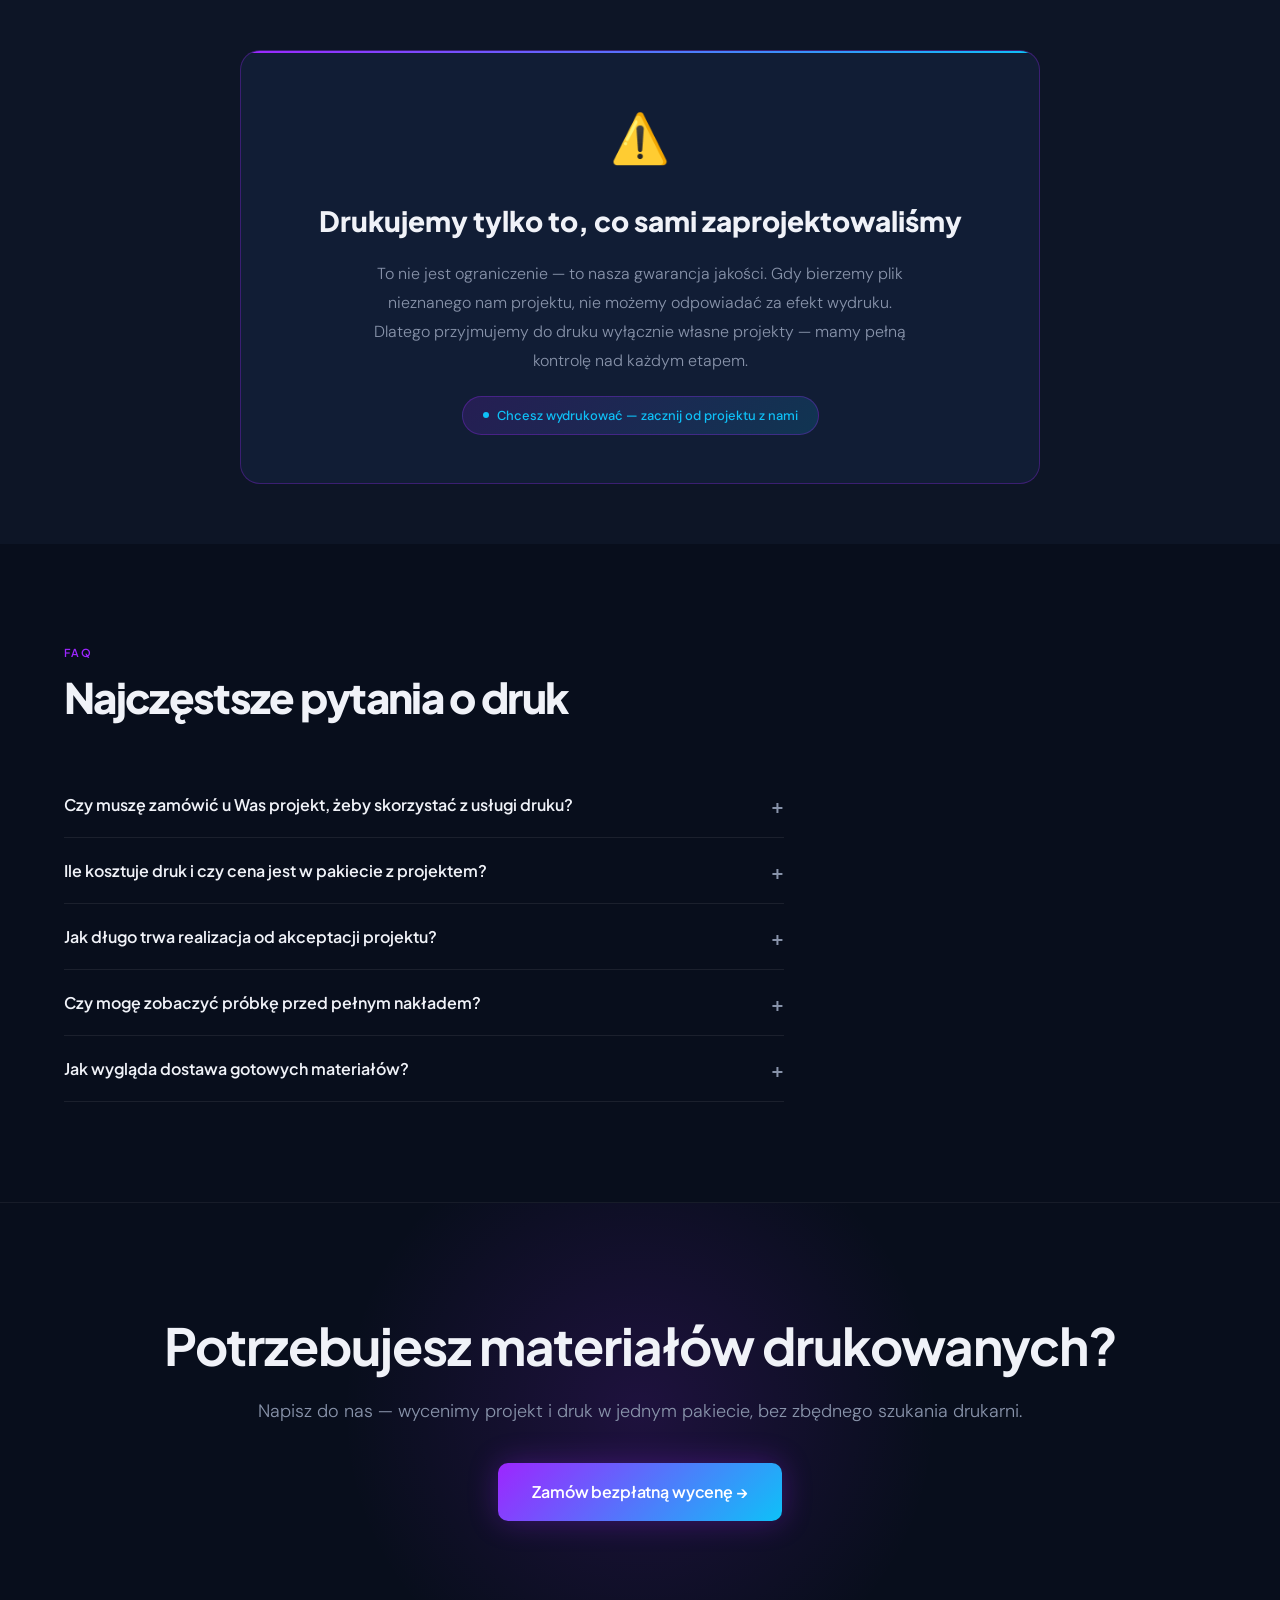
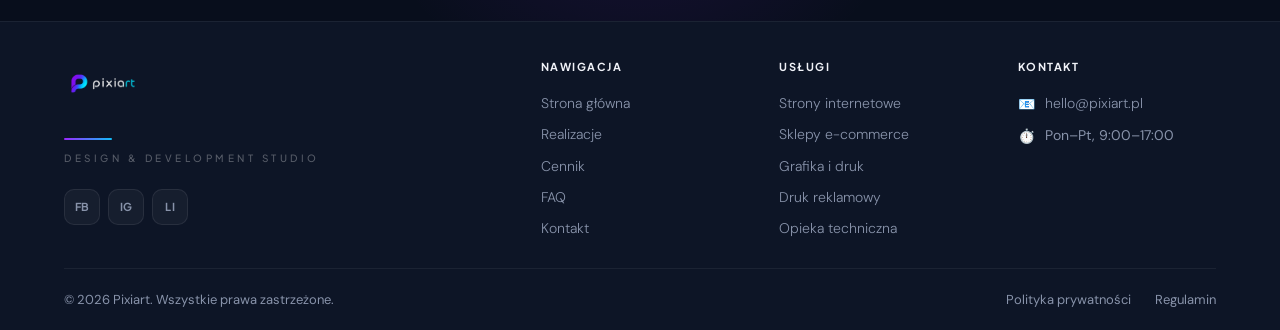
<file: druk.html>
<!DOCTYPE html>
<html lang="pl">
<head>
  <meta charset="UTF-8">
  <meta name="viewport" content="width=device-width, initial-scale=1.0">
  <meta name="description" content="Druk reklamowy — Pixiart. Projektujemy i drukujemy ulotki, plakaty, vouchery i wizytówki. Współpracujemy z najlepszą drukarnią w Warszawie — kompleksowo od projektu po gotowy wydruk.">
  <title>Druk reklamowy — Pixiart</title>
  <link rel="stylesheet" href="style.css">
</head>
<body>

<nav class="nav" id="nav">
  <div class="nav__inner">
    <a href="index.html" class="logo">
      <img src="images/sygnet.png" alt="Pixiart Logo">
    </a>
    <ul class="nav__menu">
      <li class="nav__item">
        <a href="index.html" class="nav__link">Start <small>▼</small></a>
        <ul class="dropdown-menu">
          <li><a href="index.html#oferta">Strony WWW</a></li>
          <li><a href="index.html#sklepy">Sklepy Online</a></li>
          <li><a href="index.html#portfolio">Portfolio</a></li>
          <li><a href="index.html#komunikacja">Grafika + Druk</a></li>
          <li><a href="index.html#opinie">Opinie</a></li>
          <li><a href="index.html#faq">Najczęstsze pytania</a></li>
          <li><a href="index.html#wsparcie">Opieka po wdrożeniu</a></li>
        </ul>
      </li>
      <li class="nav__item">
        <a href="#" class="nav__link">Usługi <small>▼</small></a>
        <ul class="dropdown-menu">
          <li><a href="strony.html">Projektowanie Stron</a></li>
          <li><a href="sklepy.html">Sklepy E-commerce</a></li>
          <li><a href="identyfikacja.html">Grafika + Druk</a></li>
          <li><a href="druk.html">Druk reklamowy</a></li>
          <li><a href="wsparcie.html">Opieka i Wsparcie</a></li>
        </ul>
      </li>
      <li><a href="cennik.html" class="nav__link">Cennik</a></li>
      <li><a href="realizacje.html" class="nav__link">Realizacje</a></li>
      <li><a href="kontakt.html" class="nav__link nav__cta">DARMOWA WYCENA</a></li>
    </ul>
    <button class="hamburger" id="hamburger" aria-label="Menu">
      <span></span><span></span><span></span>
    </button>
  </div>
</nav>

<!-- MOBILE MENU -->
<div class="mobile-menu" id="mobile-menu">
  <div class="mobile-menu__header">
    <small class="mobile-menu__label">Menu</small>
  </div>
  <a href="strony.html" class="mob-link">Strony WWW</a>
  <a href="sklepy.html" class="mob-link">Sklepy Online</a>
  <a href="identyfikacja.html" class="mob-link">Grafika + Druk</a>
  <a href="druk.html" class="mob-link">Druk reklamowy</a>
  <a href="wsparcie.html" class="mob-link">Opieka i Wsparcie</a>
  <a href="index.html#faq" class="mob-link">FAQ</a>
  <div class="mobile-menu__cta-wrap">
    <a href="kontakt.html" class="mob-cta">KONTAKT →</a>
  </div>
</div>

<main>

<!-- HERO -->
<section class="hero">
  <div class="hero-bg">
    <div class="hero-orb hero-orb-1"></div>
    <div class="hero-orb hero-orb-2"></div>
    <div class="hero-grid"></div>
  </div>
  <div class="container">
    <div class="breadcrumb">
      <a href="index.html">Strona główna</a>
      <span>/</span>
      <a href="identyfikacja.html">Grafika + Druk</a>
      <span>/</span>
      <strong>Druk reklamowy</strong>
    </div>
    <div class="hero__inner">
      <div>
        <div class="hero__label">Druk reklamowy</div>
        <h1>Od projektu do wydruku — w jednym miejscu</h1>
        <p class="hero__sub">
          Współpracujemy z jedną z najlepszych drukarni w Warszawie. Projektujemy, nadzorujemy druk i dbamy o efekt finalny — Ty nie musisz się o nic martwić.
        </p>
        <div class="hero__actions">
          <a href="kontakt.html" class="btn-primary">Zamów bezpłatną wycenę →</a>
          <a href="#co-drukujemy" class="btn-ghost">Co drukujemy?</a>
        </div>
        <div class="hero__stats">
          <div>
            <div class="hero__stat-num"><span>Projekt</span></div>
            <div class="hero__stat-label">+ DRUK W PAKIECIE</div>
          </div>
          <div>
            <div class="hero__stat-num"><span>Kontrola</span></div>
            <div class="hero__stat-label">JAKOŚCI NA KAŻDYM ETAPIE</div>
          </div>
        </div>
      </div>

      <!-- PRINT VISUAL MOCKUP -->
      <div class="hero__visual" style="position:relative; height:380px;">

        <!-- Główna karta — ulotka -->
        <div style="position:absolute; right:0; top:0; width:72%; border-radius:16px; overflow:hidden;
                    border:1px solid rgba(255,255,255,.1); box-shadow:0 30px 80px rgba(0,0,0,.5);
                    animation:floatA 7s ease-in-out infinite; background:linear-gradient(135deg,#1a0033,#0a1a40);">
          <div style="background:rgba(255,255,255,.04); padding:10px 14px; display:flex; align-items:center; gap:6px;">
            <div style="width:8px;height:8px;border-radius:50%;background:#ff5f57"></div>
            <div style="width:8px;height:8px;border-radius:50%;background:#febc2e"></div>
            <div style="flex:1;height:6px;background:rgba(255,255,255,.06);border-radius:3px;margin:0 20px"></div>
          </div>
          <div style="padding:22px 24px; display:flex; flex-direction:column; gap:10px;">
            <div style="width:55%;height:14px;background:linear-gradient(135deg,#9d26ff,#0ec1f8);border-radius:4px"></div>
            <div style="width:80%;height:8px;background:rgba(255,255,255,.25);border-radius:3px"></div>
            <div style="width:65%;height:8px;background:rgba(255,255,255,.15);border-radius:3px"></div>
            <div style="height:90px;background:linear-gradient(135deg,rgba(157,38,255,.2),rgba(14,193,248,.1));border-radius:10px;margin:6px 0;display:flex;align-items:center;justify-content:center;">
              <div style="width:44px;height:44px;border-radius:12px;background:linear-gradient(135deg,#9d26ff,#0ec1f8);opacity:.7;"></div>
            </div>
            <div style="width:70%;height:7px;background:rgba(255,255,255,.2);border-radius:3px"></div>
            <div style="width:50%;height:7px;background:rgba(255,255,255,.12);border-radius:3px"></div>
            <div style="width:88px;height:28px;background:linear-gradient(135deg,#9d26ff,#0ec1f8);border-radius:6px;margin-top:4px;"></div>
          </div>
        </div>

        <!-- Mini wizytówka -->
        <div style="position:absolute; left:0; bottom:16px; width:44%; border-radius:14px; overflow:hidden;
                    border:1px solid rgba(255,255,255,.1); box-shadow:0 20px 50px rgba(0,0,0,.5);
                    animation:floatB 8s ease-in-out infinite; background:linear-gradient(135deg,#111d35,#1a2d50);">
          <div style="padding:16px 18px;">
            <div style="display:flex;align-items:center;gap:8px;margin-bottom:12px;">
              <div style="width:28px;height:28px;border-radius:7px;background:linear-gradient(135deg,#9d26ff,#0ec1f8);flex-shrink:0;"></div>
              <div style="width:60px;height:8px;background:rgba(255,255,255,.45);border-radius:3px;"></div>
            </div>
            <div style="display:flex;flex-direction:column;gap:5px;">
              <div style="height:6px;width:90%;background:rgba(255,255,255,.2);border-radius:3px;"></div>
              <div style="height:6px;width:70%;background:rgba(255,255,255,.15);border-radius:3px;"></div>
              <div style="height:6px;width:80%;background:rgba(255,255,255,.12);border-radius:3px;"></div>
            </div>
            <div style="margin-top:12px;height:1px;background:rgba(255,255,255,.08);"></div>
            <div style="margin-top:10px;display:flex;justify-content:flex-end;">
              <div style="width:36px;height:36px;border-radius:10px;background:linear-gradient(135deg,#9d26ff,#0ec1f8);opacity:.5;"></div>
            </div>
          </div>
        </div>

      </div>
    </div>
  </div>
</section>

<!-- DLACZEGO WARTO — trust strip -->
<div style="background:var(--bg2); border-top:1px solid rgba(255,255,255,.06); border-bottom:1px solid rgba(255,255,255,.06); padding:40px 0;">
  <div class="container">
    <div class="reveal" style="display:grid; grid-template-columns:repeat(4,1fr); gap:24px;">

      <div style="text-align:center; padding:20px;">
        <div style="font-size:32px; margin-bottom:10px;">🏆</div>
        <div style="font-family:var(--font-heading); font-weight:var(--fw-bold); font-size:15px; margin-bottom:6px;">Najlepsza drukarnia w Warszawie</div>
        <div style="font-size:13px; color:var(--muted); font-weight:var(--fw-light); line-height:1.6;">Współpracujemy z partnerem o ugruntowanej renomie i wieloletnim doświadczeniu</div>
      </div>

      <div style="text-align:center; padding:20px; border-left:1px solid rgba(255,255,255,.06);">
        <div style="font-size:32px; margin-bottom:10px;">🎨</div>
        <div style="font-family:var(--font-heading); font-weight:var(--fw-bold); font-size:15px; margin-bottom:6px;">Drukujemy tylko to, co projektujemy</div>
        <div style="font-size:13px; color:var(--muted); font-weight:var(--fw-light); line-height:1.6;">Żadnych zewnętrznych plików — pełna kontrola jakości projektu i wydruku</div>
      </div>

      <div style="text-align:center; padding:20px; border-left:1px solid rgba(255,255,255,.06);">
        <div style="font-size:32px; margin-bottom:10px;">✅</div>
        <div style="font-family:var(--font-heading); font-weight:var(--fw-bold); font-size:15px; margin-bottom:6px;">Nadzorujemy cały proces</div>
        <div style="font-size:13px; color:var(--muted); font-weight:var(--fw-light); line-height:1.6;">Od briefu przez projekt, przygotowanie do druku, aż po odbiór gotowych materiałów</div>
      </div>

      <div style="text-align:center; padding:20px; border-left:1px solid rgba(255,255,255,.06);">
        <div style="font-size:32px; margin-bottom:10px;">📦</div>
        <div style="font-family:var(--font-heading); font-weight:var(--fw-bold); font-size:15px; margin-bottom:6px;">Gotowe do ręki</div>
        <div style="font-size:13px; color:var(--muted); font-weight:var(--fw-light); line-height:1.6;">Dostarczamy gotowe wydruki — możliwość dostawy kurierem lub odbioru w Warszawie</div>
      </div>

    </div>
  </div>
</div>

<!-- DLACZEGO KOMPLEKSOWO -->
<section style="background:var(--bg);" id="dlaczego">
  <div class="container">
    <div class="reveal">
      <div class="sec-label">Nasza filozofia</div>
      <div class="sec-title">Projekt i druk muszą iść w parze</div>
      <p class="sec-sub" style="color:var(--muted);">
        Większość agencji projektuje, a Ty szukasz drukarni na własną rękę. U nas działa to inaczej.
      </p>
    </div>

    <div style="display:grid; grid-template-columns:1fr 1fr; gap:32px; margin-top:52px;" class="reveal">

      <!-- Problem -->
      <div style="background:var(--surface); border:1px solid rgba(255,255,255,.08); border-radius:20px; padding:36px;">
        <div style="font-size:28px; margin-bottom:16px;">😓</div>
        <h3 style="font-size:20px; font-weight:var(--fw-bold); margin-bottom:16px; color:var(--text);">Jak to wygląda zazwyczaj</h3>
        <ul style="list-style:none; display:flex; flex-direction:column; gap:12px;">
          <li style="display:flex; align-items:flex-start; gap:12px; font-size:14px; color:var(--muted); font-weight:var(--fw-light); line-height:1.6;">
            <span style="color:#f87171; font-weight:var(--fw-bold); flex-shrink:0;">✕</span>
            Dostajesz projekt graficzny i musisz sam szukać drukarni
          </li>
          <li style="display:flex; align-items:flex-start; gap:12px; font-size:14px; color:var(--muted); font-weight:var(--fw-light); line-height:1.6;">
            <span style="color:#f87171; font-weight:var(--fw-bold); flex-shrink:0;">✕</span>
            Okazuje się, że pliki mają złe profile kolorów lub brakuje spadów
          </li>
          <li style="display:flex; align-items:flex-start; gap:12px; font-size:14px; color:var(--muted); font-weight:var(--fw-light); line-height:1.6;">
            <span style="color:#f87171; font-weight:var(--fw-bold); flex-shrink:0;">✕</span>
            Wydruk wychodzi inaczej niż na ekranie — kolory, detale, jakość
          </li>
          <li style="display:flex; align-items:flex-start; gap:12px; font-size:14px; color:var(--muted); font-weight:var(--fw-light); line-height:1.6;">
            <span style="color:#f87171; font-weight:var(--fw-bold); flex-shrink:0;">✕</span>
            Tracisz czas i pieniądze na poprawki lub drugi nakład
          </li>
          <li style="display:flex; align-items:flex-start; gap:12px; font-size:14px; color:var(--muted); font-weight:var(--fw-light); line-height:1.6;">
            <span style="color:#f87171; font-weight:var(--fw-bold); flex-shrink:0;">✕</span>
            Nikt nie bierze odpowiedzialności za efekt końcowy
          </li>
        </ul>
      </div>

      <!-- Rozwiązanie -->
      <div style="background:var(--surface); border:2px solid rgba(157,38,255,.3); border-radius:20px; padding:36px; position:relative; overflow:hidden;">
        <div style="position:absolute; top:0; left:0; right:0; height:2px; background:var(--grad);"></div>
        <div style="font-size:28px; margin-bottom:16px;">✨</div>
        <h3 style="font-size:20px; font-weight:var(--fw-bold); margin-bottom:16px; color:var(--text);">Jak to działa u nas</h3>
        <ul style="list-style:none; display:flex; flex-direction:column; gap:12px;">
          <li style="display:flex; align-items:flex-start; gap:12px; font-size:14px; color:var(--muted); font-weight:var(--fw-light); line-height:1.6;">
            <span style="color:var(--accent); font-weight:var(--fw-bold); flex-shrink:0;">✓</span>
            Projekt i druk zamawiasz w jednym miejscu — jeden kontakt, jeden proces
          </li>
          <li style="display:flex; align-items:flex-start; gap:12px; font-size:14px; color:var(--muted); font-weight:var(--fw-light); line-height:1.6;">
            <span style="color:var(--accent); font-weight:var(--fw-bold); flex-shrink:0;">✓</span>
            Pliki przygotowujemy sami — CMYK, spady, 300 dpi, profil pod konkretną maszynę
          </li>
          <li style="display:flex; align-items:flex-start; gap:12px; font-size:14px; color:var(--muted); font-weight:var(--fw-light); line-height:1.6;">
            <span style="color:var(--accent); font-weight:var(--fw-bold); flex-shrink:0;">✓</span>
            Nadzorujemy wydruk u naszego partnera — wiemy jak wychodzi na konkretnym papierze
          </li>
          <li style="display:flex; align-items:flex-start; gap:12px; font-size:14px; color:var(--muted); font-weight:var(--fw-light); line-height:1.6;">
            <span style="color:var(--accent); font-weight:var(--fw-bold); flex-shrink:0;">✓</span>
            Efekt finalny jest taki jak projekt — kolory, ostrość, jakość papieru
          </li>
          <li style="display:flex; align-items:flex-start; gap:12px; font-size:14px; color:var(--muted); font-weight:var(--fw-light); line-height:1.6;">
            <span style="color:var(--accent); font-weight:var(--fw-bold); flex-shrink:0;">✓</span>
            Bierzemy pełną odpowiedzialność — od pomysłu po gotowy wydruk w Twoich rękach
          </li>
        </ul>
      </div>

    </div>
  </div>
</section>

<!-- CO DRUKUJEMY -->
<section class="light" id="co-drukujemy">
  <div class="container">
    <div class="reveal">
      <div class="sec-label">Zakres usług</div>
      <div class="sec-title">Co możemy dla Ciebie wydrukować?</div>
      <p class="sec-sub">Drukujemy wyłącznie materiały, które sami zaprojektowaliśmy — dzięki temu mamy pełną kontrolę nad jakością.</p>
    </div>

    <div class="cards-grid reveal">

      <!-- WIZYTÓWKI -->
      <div class="card">
        <div class="card-icon">🪪</div>
        <h3>Wizytówki</h3>
        <p class="muted">Pierwsza rzecz, którą dasz klientowi</p>
        <div class="price">od 149 zł</div>
        <p style="font-size:12px;color:#aaa;margin:-8px 0 14px">projekt + druk 100 szt.</p>
        <ul>
          <li>Projekt dwustronny</li>
          <li>Papier 350g / 400g do wyboru</li>
          <li>Lakier UV lub matowy</li>
          <li>Zaokrąglone rogi (opcja)</li>
          <li>Format 85×55 mm (standard)</li>
          <li>Dostawa lub odbiór w Warszawie</li>
        </ul>
        <div class="exchange">💡 WLICZONE W PAKIET BIZNES WWW</div>
        <a href="kontakt.html" class="card-btn">Zamów wycenę</a>
      </div>

      <!-- ULOTKI -->
      <div class="card card--featured">
        <div class="badge-top">⚡ NAJCZĘŚCIEJ ZAMAWIANE</div>
        <div class="card-icon">📄</div>
        <h3>Ulotki</h3>
        <p class="muted">Materiał, który trafia prosto do rąk klientów</p>
        <div class="price">od 299 zł</div>
        <p style="font-size:12px;color:#888;margin:-8px 0 14px">projekt + druk 250 szt.</p>
        <ul>
          <li>Projekt jednostronny lub dwustronny</li>
          <li>Formaty: A5, DL, A6 do wyboru</li>
          <li>Papier kredowany 130g–170g</li>
          <li>Wykończenie: mat lub gloss</li>
          <li>Możliwość składania (harmonijka, Z, C)</li>
          <li><strong>Dostawa kurierem w cenie</strong></li>
        </ul>
        <div class="exchange">💡 ZAMIEŃ NA GRAFIKI SOCIAL MEDIA</div>
        <a href="kontakt.html" class="card-btn card-btn--primary">Zamów teraz →</a>
      </div>

      <!-- PLAKATY -->
      <div class="card">
        <div class="card-icon">🖼️</div>
        <h3>Plakaty</h3>
        <p class="muted">Przyciągnij wzrok — w lokalu i na zewnątrz</p>
        <div class="price">od 199 zł</div>
        <p style="font-size:12px;color:#aaa;margin:-8px 0 14px">projekt + druk 50 szt.</p>
        <ul>
          <li>Formaty: A4, A3, A2, B1</li>
          <li>Papier kredowany 170g–250g</li>
          <li>Plakaty eventowe i stałe</li>
          <li>Wersja do ramki lub do naklejenia</li>
          <li>Laminat mat lub gloss (opcja)</li>
          <li>Przygotowanie do druku offsetowego</li>
        </ul>
        <div class="exchange">💡 ZAMIEŃ NA BANER REKLAMOWY</div>
        <a href="kontakt.html" class="card-btn">Zamów wycenę</a>
      </div>

    </div>

    <!-- DRUGI RZĄD -->
    <div class="cards-grid reveal" style="margin-top:24px;">

      <!-- VOUCHERY -->
      <div class="card">
        <div class="card-icon">🎁</div>
        <h3>Vouchery prezentowe</h3>
        <p class="muted">Sprzedaj więcej — klienci kupują w prezencie</p>
        <div class="price">od 249 zł</div>
        <p style="font-size:12px;color:#aaa;margin:-8px 0 14px">projekt 3 warianty + druk 100 szt.</p>
        <ul>
          <li>3 warianty kwotowe w projekcie</li>
          <li>Format zbliżony do karty płatniczej</li>
          <li>Papier 400g + lakier UV spot</li>
          <li>Możliwość personalizacji numeracji</li>
          <li>Projekt koperty pasującej do vouchera</li>
        </ul>
        <a href="kontakt.html" class="card-btn">Zamów wycenę</a>
      </div>

      <!-- KATALOGI / FOLDERY -->
      <div class="card">
        <div class="card-icon">📚</div>
        <h3>Katalogi i foldery</h3>
        <p class="muted">Profesjonalna prezentacja oferty</p>
        <div class="price">od 599 zł</div>
        <p style="font-size:12px;color:#aaa;margin:-8px 0 14px">projekt + druk 50 szt.</p>
        <ul>
          <li>Folder składany: 3-, 4-, 6-panelowy</li>
          <li>Katalog produktowy do 12 stron</li>
          <li>Papier kredowany 130g–200g</li>
          <li>Okładka uszlachetniana lakierem</li>
          <li>PDF do wysyłki mailowej w cenie</li>
        </ul>
        <a href="kontakt.html" class="card-btn">Zamów wycenę</a>
      </div>

      <!-- BANERY -->
      <div class="card">
        <div class="card-icon">🪟</div>
        <h3>Banery i roll-upy</h3>
        <p class="muted">Widoczność na eventach i w lokalu</div>
        <div class="price">od 179 zł</div>
        <p style="font-size:12px;color:#aaa;margin:-8px 0 14px">projekt + druk 1 szt.</p>
        <ul>
          <li>Roll-up 85×200 cm (z kasetą)</li>
          <li>Baner PCV frontlit lub backlit</li>
          <li>Wydruk solwentowy UV odporny na warunki atm.</li>
          <li>Oczka lub folia do nadruku szyby</li>
          <li>Projekt przygotowany pod wymiar</li>
        </ul>
        <a href="kontakt.html" class="card-btn">Zamów wycenę</a>
      </div>

    </div>
  </div>
</section>

<!-- NASZ PARTNER -->
<section style="background:var(--bg);" id="partner">
  <div class="container">
    <div class="reveal">
      <div class="sec-label">Nasz partner druku</div>
      <div class="sec-title">Jedna z najlepszych drukarni w Warszawie</div>
      <p class="sec-sub" style="color:var(--muted);">
        Nie współpracujemy z anonimowymi platformami online. Mamy sprawdzonego, lokalnego partnera.
      </p>
    </div>

    <div style="display:grid; grid-template-columns:1fr 1fr; gap:48px; align-items:center; margin-top:52px;" class="reveal">

      <div>
        <div style="display:flex; flex-direction:column; gap:24px;">

          <div style="display:flex; align-items:flex-start; gap:20px;">
            <div style="width:48px; height:48px; border-radius:12px; background:var(--grad-soft); border:1px solid rgba(157,38,255,.2); display:flex; align-items:center; justify-content:center; font-size:22px; flex-shrink:0;">🏭</div>
            <div>
              <h4 style="font-size:16px; font-weight:var(--fw-bold); margin-bottom:6px;">Drukarnia offsetowa i cyfrowa</h4>
              <p style="font-size:14px; color:var(--muted); font-weight:var(--fw-light); line-height:1.7;">Nasz partner dysponuje maszynami offsetowymi do dużych nakładów oraz cyfrowymi do krótkich serii — idealne pod każde zamówienie.</p>
            </div>
          </div>

          <div style="display:flex; align-items:flex-start; gap:20px;">
            <div style="width:48px; height:48px; border-radius:12px; background:var(--grad-soft); border:1px solid rgba(157,38,255,.2); display:flex; align-items:center; justify-content:center; font-size:22px; flex-shrink:0;">🎨</div>
            <div>
              <h4 style="font-size:16px; font-weight:var(--fw-bold); margin-bottom:6px;">Znamy ich maszyny na wylot</h4>
              <p style="font-size:14px; color:var(--muted); font-weight:var(--fw-light); line-height:1.7;">Projektujemy z myślą o konkretnych maszynach i papierach. Wiemy jak dane kolory wychodzą w druku — nie ma nieprzyjemnych niespodzianek.</p>
            </div>
          </div>

          <div style="display:flex; align-items:flex-start; gap:20px;">
            <div style="width:48px; height:48px; border-radius:12px; background:var(--grad-soft); border:1px solid rgba(157,38,255,.2); display:flex; align-items:center; justify-content:center; font-size:22px; flex-shrink:0;">⚡</div>
            <div>
              <h4 style="font-size:16px; font-weight:var(--fw-bold); margin-bottom:6px;">Ekspresowe terminy</h4>
              <p style="font-size:14px; color:var(--muted); font-weight:var(--fw-light); line-height:1.7;">Standardowo materiały są gotowe w 3–7 dni roboczych. W trybie ekspresowym (dopłata) realizujemy zamówienia nawet następnego dnia.</p>
            </div>
          </div>

          <div style="display:flex; align-items:flex-start; gap:20px;">
            <div style="width:48px; height:48px; border-radius:12px; background:var(--grad-soft); border:1px solid rgba(157,38,255,.2); display:flex; align-items:center; justify-content:center; font-size:22px; flex-shrink:0;">📍</div>
            <div>
              <h4 style="font-size:16px; font-weight:var(--fw-bold); margin-bottom:6px;">Warszawa + dostawa w całej Polsce</h4>
              <p style="font-size:14px; color:var(--muted); font-weight:var(--fw-light); line-height:1.7;">Jeśli jesteś w Warszawie — możesz odebrać osobiście. Dla reszty Polski wysyłamy kurierem DPD lub InPost następnego dnia po zakończeniu druku.</p>
            </div>
          </div>

        </div>
      </div>

      <!-- Infografika procesu -->
      <div style="background:var(--surface); border:1px solid rgba(255,255,255,.08); border-radius:20px; padding:36px; position:relative; overflow:hidden;">
        <div style="position:absolute; top:0; left:0; right:0; height:2px; background:var(--grad);"></div>

        <div style="font-size:11px; font-weight:var(--fw-bold); letter-spacing:2px; color:var(--accent); text-transform:uppercase; font-family:var(--font-ui); margin-bottom:28px;">Jak wygląda nasz proces</div>

        <div style="display:flex; flex-direction:column; gap:0;">

          <div style="display:flex; gap:16px; align-items:flex-start; padding-bottom:24px; border-left:2px solid rgba(157,38,255,.3); margin-left:20px; padding-left:24px; position:relative;">
            <div style="position:absolute; left:-10px; top:0; width:20px; height:20px; border-radius:50%; background:var(--grad); display:flex; align-items:center; justify-content:center; font-size:11px; font-weight:var(--fw-black); color:#fff; font-family:var(--font-heading);">1</div>
            <div>
              <div style="font-weight:var(--fw-bold); font-size:15px; margin-bottom:4px;">Brief i projekt graficzny</div>
              <div style="font-size:13px; color:var(--muted); font-weight:var(--fw-light); line-height:1.6;">Zbieramy informacje, projektujemy, akceptujesz gotowy projekt</div>
            </div>
          </div>

          <div style="display:flex; gap:16px; align-items:flex-start; padding-bottom:24px; border-left:2px solid rgba(157,38,255,.3); margin-left:20px; padding-left:24px; position:relative;">
            <div style="position:absolute; left:-10px; top:0; width:20px; height:20px; border-radius:50%; background:var(--grad); display:flex; align-items:center; justify-content:center; font-size:11px; font-weight:var(--fw-black); color:#fff; font-family:var(--font-heading);">2</div>
            <div>
              <div style="font-weight:var(--fw-bold); font-size:15px; margin-bottom:4px;">Przygotowanie plików do druku</div>
              <div style="font-size:13px; color:var(--muted); font-weight:var(--fw-light); line-height:1.6;">CMYK, spady 3 mm, 300 dpi — plik idealny pod konkretną maszynę drukarską</div>
            </div>
          </div>

          <div style="display:flex; gap:16px; align-items:flex-start; padding-bottom:24px; border-left:2px solid rgba(157,38,255,.3); margin-left:20px; padding-left:24px; position:relative;">
            <div style="position:absolute; left:-10px; top:0; width:20px; height:20px; border-radius:50%; background:var(--grad); display:flex; align-items:center; justify-content:center; font-size:11px; font-weight:var(--fw-black); color:#fff; font-family:var(--font-heading);">3</div>
            <div>
              <div style="font-weight:var(--fw-bold); font-size:15px; margin-bottom:4px;">Druk u naszego partnera</div>
              <div style="font-size:13px; color:var(--muted); font-weight:var(--fw-light); line-height:1.6;">Przekazujemy plik i nadzorujemy realizację — jesteśmy w stałym kontakcie z drukarnią</div>
            </div>
          </div>

          <div style="display:flex; gap:16px; align-items:flex-start; margin-left:20px; padding-left:24px; position:relative;">
            <div style="position:absolute; left:-10px; top:0; width:20px; height:20px; border-radius:50%; background:linear-gradient(135deg,#22c55e,#16a34a); display:flex; align-items:center; justify-content:center; font-size:11px; font-weight:var(--fw-black); color:#fff; font-family:var(--font-heading);">✓</div>
            <div>
              <div style="font-weight:var(--fw-bold); font-size:15px; margin-bottom:4px;">Gotowe materiały trafiają do Ciebie</div>
              <div style="font-size:13px; color:var(--muted); font-weight:var(--fw-light); line-height:1.6;">Odbiór osobisty w Warszawie lub dostawa kurierem w całej Polsce</div>
            </div>
          </div>

        </div>
      </div>

    </div>
  </div>
</section>

<!-- WAŻNA ZASADA -->
<section style="background:var(--bg2); padding:60px 0;">
  <div class="container">
    <div class="reveal">
      <div style="background:var(--surface); border:1px solid rgba(157,38,255,.3); border-radius:20px; padding:48px; text-align:center; position:relative; overflow:hidden; max-width:800px; margin:0 auto;">
        <div style="position:absolute; top:0; left:0; right:0; height:2px; background:var(--grad);"></div>
        <div style="font-size:48px; margin-bottom:20px;">⚠️</div>
        <h3 style="font-family:var(--font-heading); font-size:clamp(20px,3vw,28px); font-weight:var(--fw-black); margin-bottom:16px; color:var(--text);">Drukujemy tylko to, co sami zaprojektowaliśmy</h3>
        <p style="font-size:16px; color:var(--muted); font-weight:var(--fw-light); line-height:1.8; max-width:560px; margin:0 auto 20px;">
          To nie jest ograniczenie — to nasza gwarancja jakości. Gdy bierzemy plik nieznanego nam projektu, nie możemy odpowiadać za efekt wydruku. Dlatego przyjmujemy do druku wyłącznie własne projekty — mamy pełną kontrolę nad każdym etapem.
        </p>
        <div style="display:inline-flex; align-items:center; gap:8px; background:var(--grad-soft); border:1px solid rgba(157,38,255,.3); border-radius:30px; padding:8px 20px; font-size:13px; font-weight:var(--fw-medium); color:var(--blue);">
          <span style="width:6px;height:6px;border-radius:50%;background:var(--blue);animation:pulse 2s infinite;flex-shrink:0;"></span>
          Chcesz wydrukować — zacznij od projektu z nami
        </div>
      </div>
    </div>
  </div>
</section>

<!-- FAQ -->
<section style="background:var(--bg); position:relative;" id="faq">
  <div class="container">
    <div class="reveal">
      <div class="sec-label">FAQ</div>
      <div class="sec-title">Najczęstsze pytania o druk</div>
    </div>
    <div class="faq-list reveal">

      <div class="faq-item">
        <button class="faq-q" onclick="toggleFaq(this)">
          Czy muszę zamówić u Was projekt, żeby skorzystać z usługi druku?
          <span class="faq-icon">+</span>
        </button>
        <div class="faq-a">
          <div class="faq-a-inner">Tak — drukujemy wyłącznie materiały, które sami zaprojektowaliśmy. To nasza zasada gwarancji jakości. Tylko wtedy możemy odpowiedzieć za efekt końcowy — od kolorów po jakość papieru. Jeśli potrzebujesz projektu i druku, skontaktuj się z nami — wycenimy całość w jednym pakiecie.</div>
        </div>
      </div>

      <div class="faq-item">
        <button class="faq-q" onclick="toggleFaq(this)">
          Ile kosztuje druk i czy cena jest w pakiecie z projektem?
          <span class="faq-icon">+</span>
        </button>
        <div class="faq-a">
          <div class="faq-a-inner">Ceny na stronie obejmują projekt + druk razem. Koszt druku zależy od nakładu, formatu, gramatury papieru i wykończenia (lakier, laminat, itp.). Każde zamówienie wyceniamy indywidualnie — po rozmowie dostaniesz jasną wycenę bez ukrytych kosztów.</div>
        </div>
      </div>

      <div class="faq-item">
        <button class="faq-q" onclick="toggleFaq(this)">
          Jak długo trwa realizacja od akceptacji projektu?
          <span class="faq-icon">+</span>
        </button>
        <div class="faq-a">
          <div class="faq-a-inner">Standardowy czas produkcji to 3–5 dni roboczych po akceptacji projektu. W trybie ekspresowym (dopłata 30%) realizujemy nawet następnego dnia roboczego. Do tego czas dostawy kurierem — zazwyczaj 1 dzień roboczy na terenie Polski.</div>
        </div>
      </div>

      <div class="faq-item">
        <button class="faq-q" onclick="toggleFaq(this)">
          Czy mogę zobaczyć próbkę przed pełnym nakładem?
          <span class="faq-icon">+</span>
        </button>
        <div class="faq-a">
          <div class="faq-a-inner">Przy większych zamówieniach (powyżej 500 szt.) możemy zorganizować wydruk próbny jednej sztuki do akceptacji przed pełnym nakładem. Opcja dostępna za dodatkową opłatą, ale przy dużych projektach szczerze ją polecamy.</div>
        </div>
      </div>

      <div class="faq-item">
        <button class="faq-q" onclick="toggleFaq(this)">
          Jak wygląda dostawa gotowych materiałów?
          <span class="faq-icon">+</span>
        </button>
        <div class="faq-a">
          <div class="faq-a-inner">Wysyłamy kurierem DPD lub InPost — dostawa w całej Polsce, zazwyczaj następnego dnia po zakończeniu druku. Klienci z Warszawy mogą odebrać materiały osobiście. Koszt dostawy jest wliczony w wycenę lub podawany osobno — zależy od wagi paczki.</div>
        </div>
      </div>

    </div>
  </div>
</section>

<!-- CTA -->
<section class="footer-cta svg-lines-bg" style="border-top:1px solid rgba(255,255,255,.06);">
  <div class="footer-cta-orb"></div>
  <div class="container">
    <div class="reveal">
      <h2>Potrzebujesz materiałów drukowanych?</h2>
      <p>Napisz do nas — wycenimy projekt i druk w jednym pakiecie, bez zbędnego szukania drukarni.</p>
      <a href="kontakt.html" class="btn-primary footer-cta-btn">Zamów bezpłatną wycenę →</a>
    </div>
  </div>
</section>

</main>

<!-- FOOTER -->
<footer>
  <div class="container">
    <div class="footer-top">
      <div class="footer-col footer-col--brand">
        <img src="images/logo.png" alt="Pixiart" class="footer-logo">
        <div class="footer-badge">Design &amp; Development Studio</div>
        <div class="footer-socials">
          <a href="#" class="footer-social" aria-label="Facebook">FB</a>
          <a href="#" class="footer-social" aria-label="Instagram">IG</a>
          <a href="#" class="footer-social" aria-label="LinkedIn">LI</a>
        </div>
      </div>
      <div class="footer-col">
        <div class="footer-col__title">Nawigacja</div>
        <ul class="footer-nav">
          <li><a href="index.html">Strona główna</a></li>
          <li><a href="realizacje.html">Realizacje</a></li>
          <li><a href="cennik.html">Cennik</a></li>
          <li><a href="index.html#faq">FAQ</a></li>
          <li><a href="kontakt.html">Kontakt</a></li>
        </ul>
      </div>
      <div class="footer-col">
        <div class="footer-col__title">Usługi</div>
        <ul class="footer-nav">
          <li><a href="strony.html">Strony internetowe</a></li>
          <li><a href="sklepy.html">Sklepy e-commerce</a></li>
          <li><a href="identyfikacja.html">Grafika i druk</a></li>
          <li><a href="druk.html">Druk reklamowy</a></li>
          <li><a href="wsparcie.html">Opieka techniczna</a></li>
        </ul>
      </div>
      <div class="footer-col">
        <div class="footer-col__title">Kontakt</div>
        <ul class="footer-nav footer-nav--contact">
          <li><span>📧</span><a href="mailto:hello@pixiart.pl">hello@pixiart.pl</a></li>
          <li><span>⏱️</span><span>Pon–Pt, 9:00–17:00</span></li>
        </ul>
      </div>
    </div>
    <div class="footer-bottom">
      <div class="footer-copy">© 2026 Pixiart. Wszystkie prawa zastrzeżone.</div>
      <div class="footer-links">
        <a href="#">Polityka prywatności</a>
        <a href="#">Regulamin</a>
      </div>
    </div>
  </div>
</footer>

<script type="module" src="app.js"></script>
</body>
</html>
</file>
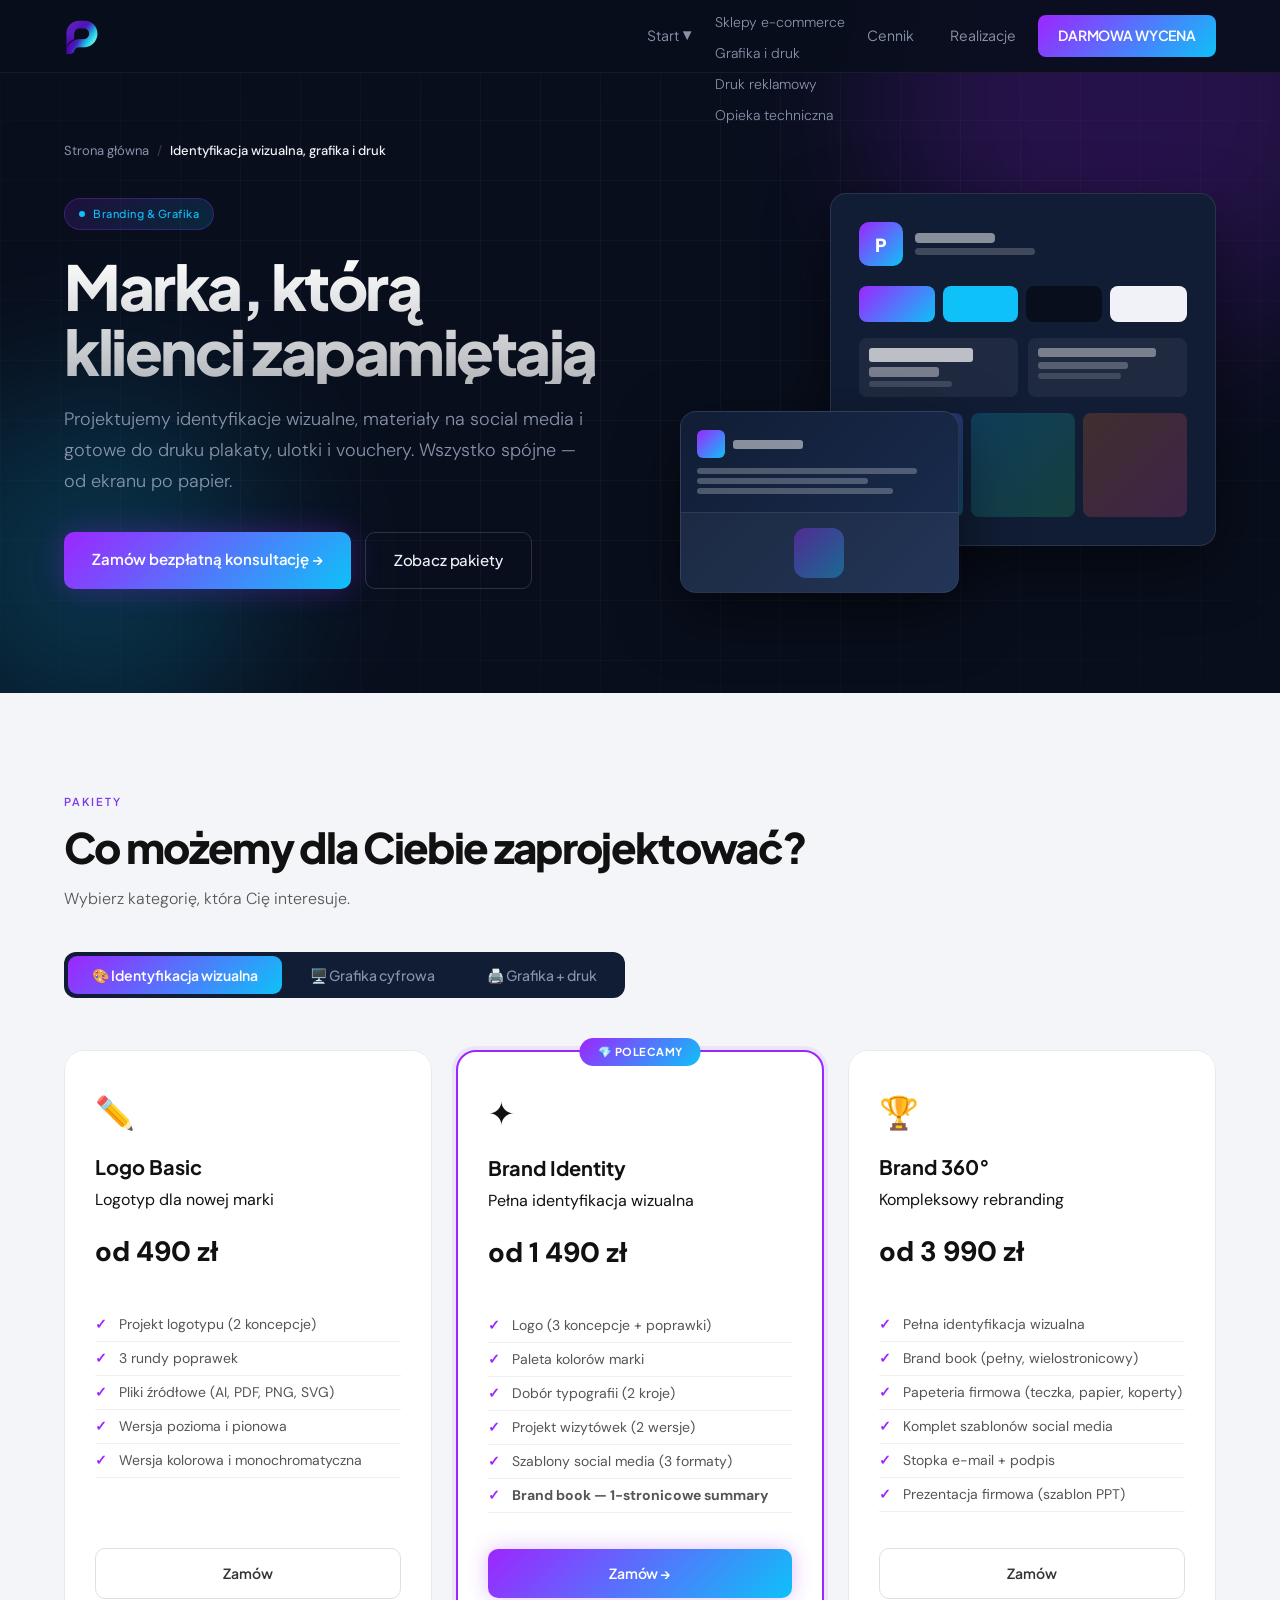
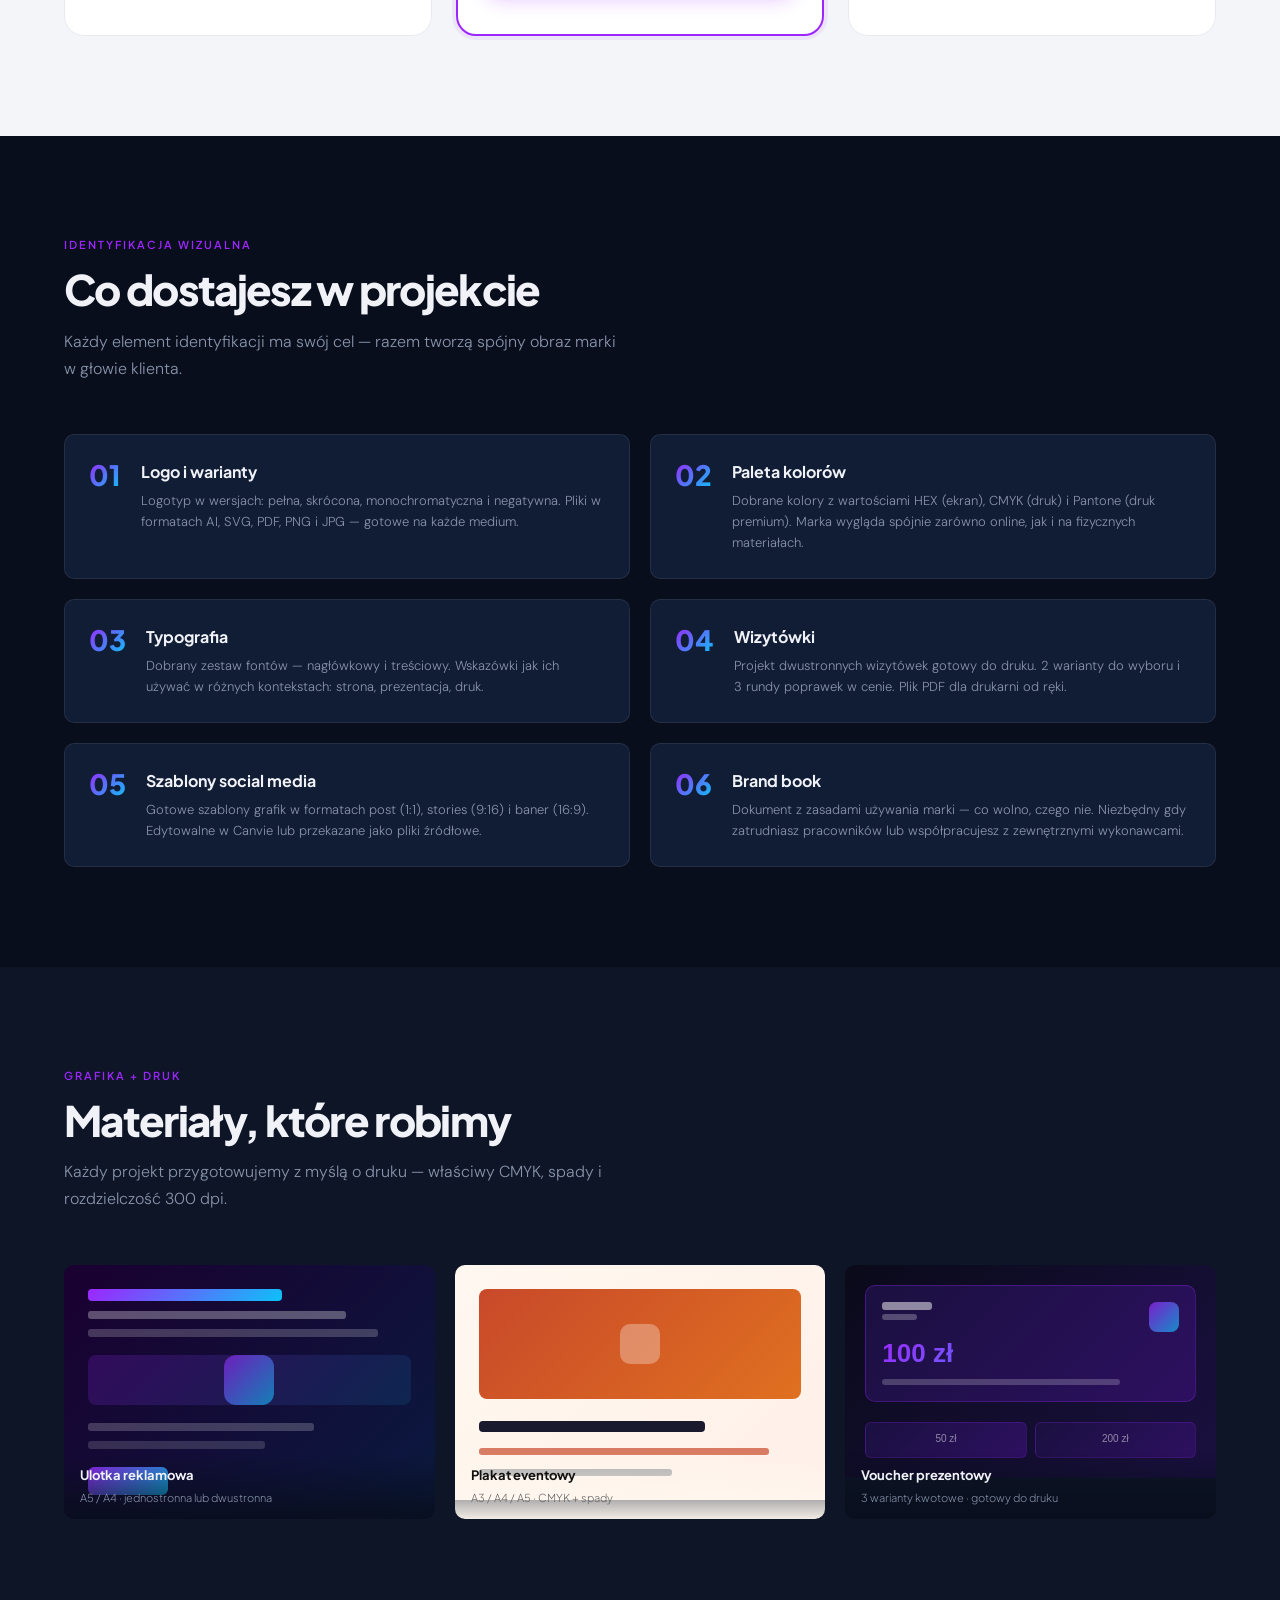
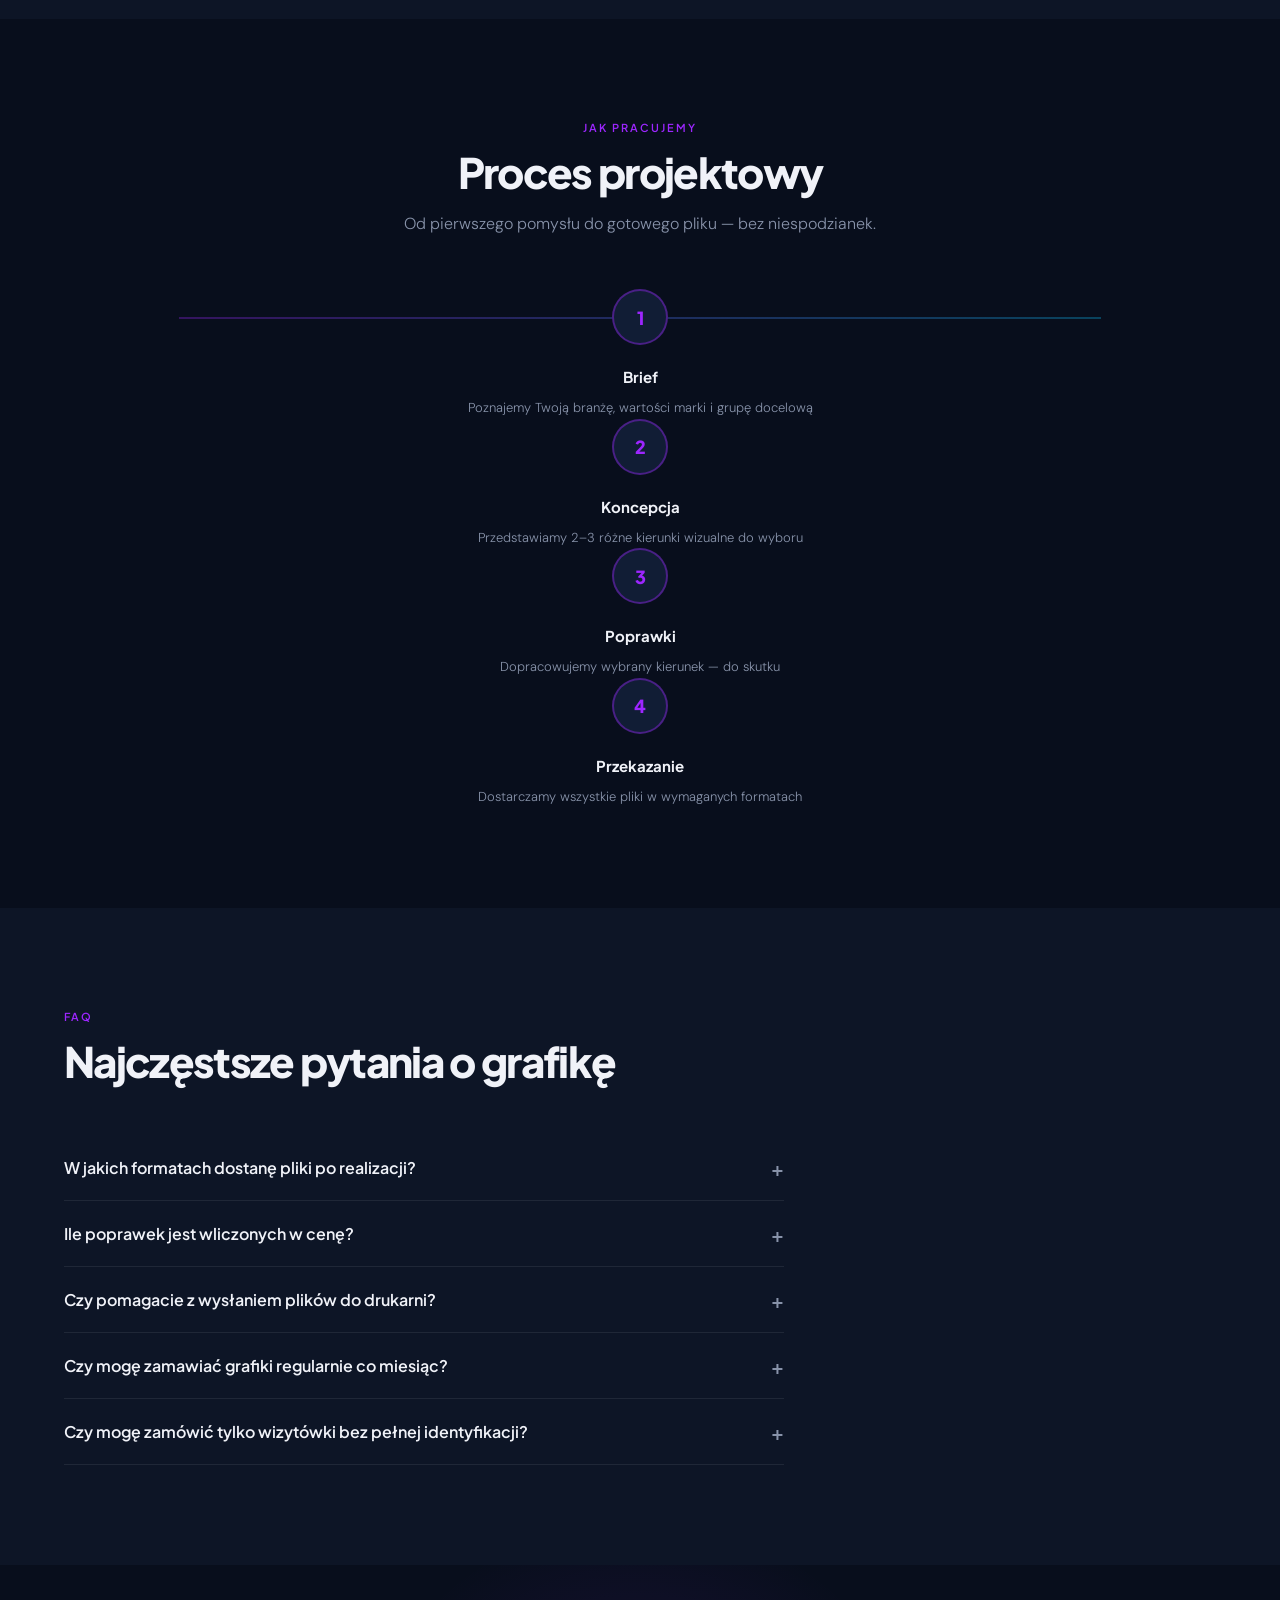
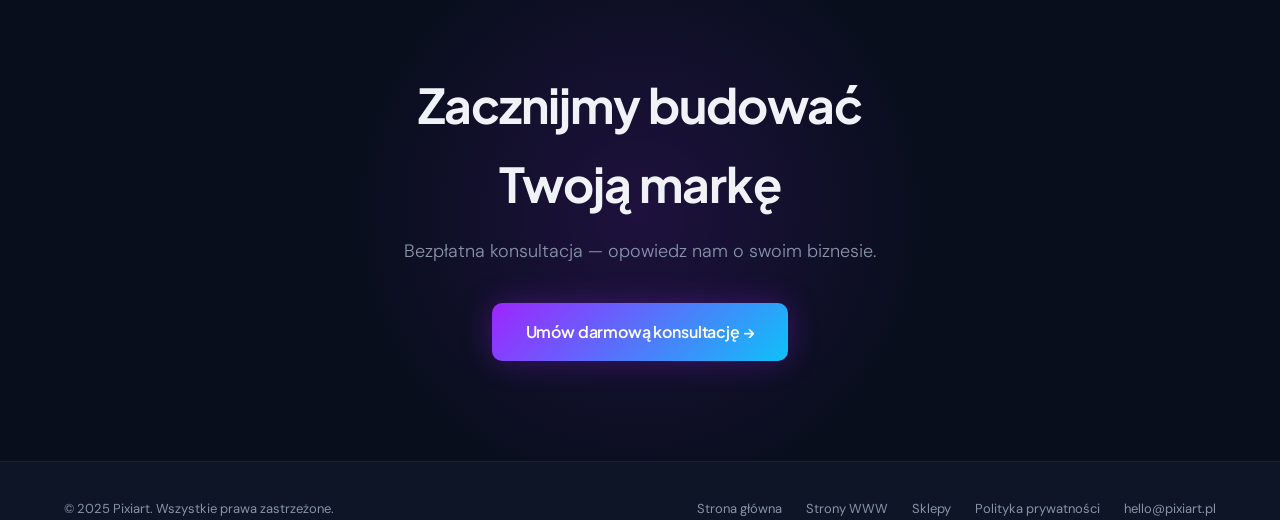
<file: identyfikacja.html>
<!DOCTYPE html>
<html lang="pl">
<head>
  <meta charset="UTF-8">
  <meta name="viewport" content="width=device-width, initial-scale=1.0">
  <meta name="description" content="Identyfikacja wizualna, grafika i druk — Pixiart. Projektujemy loga, materiały social media, ulotki, plakaty i vouchery. Spójna marka od pierwszego projektu.">
  <title>Identyfikacja wizualna, grafika i druk — Pixiart</title>
  <link rel="stylesheet" href="style.css">
 
</head>
<body>

<nav class="nav" id="nav">
  <div class="nav__inner">
        <a href="#" class="logo">
            <img src="images/sygnet.png" alt="Pixiart Logo">
        </a>
    <ul class="nav__menu">
      <li class="nav__item">
        <a href="index.html" class="nav__link">Start <small>▼</small></a>
        <ul class="dropdown-menu">
          <li><a href="index.html#oferta">Strony WWW</a></li>
          <li><a href="index.html#sklepy">Sklepy Online</a></li>
          <li><a href="index.html#portfolio">Portfolio</a></li>
          <li><a href="index.html#komunikacja">Grafika + Druk</a></li>
          <li><a href="index.html#opinie">Opinie</a></li>
          <li><a href="index.html#faq">Najczęstsze pytania</a></li>
          <li><a href="index.html#wsparcie">Opieka po wdrożeniu</a></li>
        </ul>
      </li>

      <li class="nav__item">
        <a href="#" class="nav__link">Usługi <small>▼</small></a>
        <ul class="footer-nav">
          <li><a href="strony.html">Strony internetowe</a></li>
          <li><a href="sklepy.html">Sklepy e-commerce</a></li>
          <li><a href="identyfikacja.html">Grafika i druk</a></li>
          <li><a href="druk.html">Druk reklamowy</a></li>
          <li><a href="wsparcie.html">Opieka techniczna</a></li>
        </ul>
      </li>

     <li><a href="cennik.html" class="nav__link">Cennik</a></li>
      <li><a href="realizacje.html" class="nav__link">Realizacje</a></li>
      <li><a href="kontakt.html" class="nav__link nav__cta">DARMOWA WYCENA</a></li>
    </ul>

    <button class="hamburger" id="hamburger" aria-label="Menu">
      <span></span><span></span><span></span>
    </button>
  </div>
</nav>
 
<!-- MOBILE MENU -->
<div class="mobile-menu" id="mobile-menu">
  <div style="padding: 20px; border-bottom: 1px solid rgba(255,255,255,0.1); margin-bottom: 10px;">
    <small style="color: var(--blue); text-transform: uppercase; letter-spacing: 1px;">Menu</small>
  </div>
  
  <a href="strony.html" class="mob-link">Strony WWW</a>
  <a href="sklepy.html" class="mob-link">Sklepy Online</a>
  <a href="identyfikacja.html" class="mob-link">Grafika + Druk</a>
  <a href="realizacje.html" class="mob-link">Realizacje</a>
  <a href="wsparcie.html" class="mob-link">Opieka i Wsparcie</a>
  <a href="#faq" class="mob-link">FAQ</a>
  
  <div style="margin-top: 20px; padding: 0 20px;">
    <a href="kontakt.html" class="mob-cta">KONTAKT →</a>
  </div>
</div>

<main>

<!-- HERO -->
<section class="hero">
  <div class="hero-orb hero-orb-1"></div>
  <div class="hero-orb hero-orb-2"></div>
  <div class="hero-grid"></div>
  <div class="container">
    <div class="breadcrumb">
      <a href="index.html">Strona główna</a>
      <span>/</span>
      <strong>Identyfikacja wizualna, grafika i druk</strong>
    </div>
    <div class="hero__inner">
      <div>
        <div class="hero__label">Branding & Grafika</div>
        <h1>Marka, którą klienci zapamiętają</h1>
        <p class="hero__sub">Projektujemy identyfikacje wizualne, materiały na social media i gotowe do druku plakaty, ulotki i vouchery. Wszystko spójne — od ekranu po papier.</p>
        <div class="hero__actions">
          <a href="index.html#kontakt" class="btn-primary">Zamów bezpłatną konsultację →</a>
          <a href="#pakiety" class="btn-ghost">Zobacz pakiety</a>
        </div>
      </div>

      <!-- BRAND MOCKUP -->
      <div class="hero__brand">

        <!-- brand identity card -->
        <div class="brand-card bc-main">
          <div class="bi-header">
            <div class="bi-logo">P</div>
            <div>
              <div class="bi-name"></div>
              <div class="bi-tagline"></div>
            </div>
          </div>
          <div class="bi-colors">
            <div class="bi-color" style="background:linear-gradient(135deg,#9d26ff,#0ec1f8)"></div>
            <div class="bi-color" style="background:#0ec1f8"></div>
            <div class="bi-color" style="background:#080e1c"></div>
            <div class="bi-color" style="background:#f0f2f8;border:1px solid rgba(255,255,255,.1)"></div>
          </div>
          <div class="bi-fonts">
            <div class="bi-font">
              <div class="bi-font-sample" style="background:rgba(255,255,255,.7);width:75%"></div>
              <div class="bi-font-sample" style="background:rgba(255,255,255,.4);width:50%;height:10px;margin-top:4px;margin-bottom:4px"></div>
              <div class="bi-font-label"></div>
            </div>
            <div class="bi-font">
              <div class="bi-font-sample" style="background:rgba(255,255,255,.4);width:85%;height:9px"></div>
              <div class="bi-font-sample" style="background:rgba(255,255,255,.25);width:65%;height:7px;margin-top:4px;margin-bottom:4px"></div>
              <div class="bi-font-label"></div>
            </div>
          </div>
          <div class="bi-socials">
            <div class="bi-social" style="background:linear-gradient(135deg,rgba(157,38,255,.3),rgba(14,193,248,.3));border-radius:8px"></div>
            <div class="bi-social" style="background:linear-gradient(135deg,rgba(14,193,248,.2),rgba(34,197,94,.2));border-radius:8px"></div>
            <div class="bi-social" style="background:linear-gradient(135deg,rgba(249,115,22,.2),rgba(244,63,142,.2));border-radius:8px"></div>
          </div>
        </div>

        <!-- wizytówka -->
        <div class="brand-card bc-biz" style="background:linear-gradient(135deg,#111d35,#1a2d50)">
          <div class="biz-front">
            <div class="biz-logo-row">
              <div class="biz-logo-sq"></div>
              <div class="biz-name-bar"></div>
            </div>
            <div class="biz-contact">
              <div class="biz-line" style="width:90%"></div>
              <div class="biz-line" style="width:70%"></div>
              <div class="biz-line" style="width:80%"></div>
            </div>
          </div>
          <div class="biz-back">
            <div class="biz-back-logo"></div>
          </div>
        </div>

      </div>
    </div>
  </div>
</section>

<!-- PAKIETY Z TABAMI -->
<section class="light" id="pakiety">
  <div class="container">
    <div class="reveal">
      <div class="sec-label">Pakiety</div>
      <div class="sec-title">Co możemy dla Ciebie zaprojektować?</div>
      <p class="sec-sub">Wybierz kategorię, która Cię interesuje.</p>
    </div>

    <div style="margin-top:40px" class="reveal">
      <div class="tabs">
        <button class="tab-btn active" onclick="switchTab('identyfikacja', this)">🎨 Identyfikacja wizualna</button>
        <button class="tab-btn" onclick="switchTab('cyfrowa', this)">🖥️ Grafika cyfrowa</button>
        <button class="tab-btn" onclick="switchTab('druk', this)">🖨️ Grafika + druk</button>
      </div>

      <!-- TAB: IDENTYFIKACJA -->
      <div class="tab-content active" id="tab-identyfikacja">
        <div class="cards-grid">
          <div class="card">
            <div class="card-icon">✏️</div>
            <h3>Logo Basic</h3>
            <p class="muted-txt">Logotyp dla nowej marki</p>
            <div class="price">od 490 zł</div>
            <ul>
              <li>Projekt logotypu (2 koncepcje)</li>
              <li>3 rundy poprawek</li>
              <li>Pliki źródłowe (AI, PDF, PNG, SVG)</li>
              <li>Wersja pozioma i pionowa</li>
              <li>Wersja kolorowa i monochromatyczna</li>
            </ul>
            <a href="index.html#kontakt" class="card-btn">Zamów</a>
          </div>

          <div class="card card--featured">
            <div class="badge-top">💎 POLECAMY</div>
            <div class="card-icon">✦</div>
            <h3>Brand Identity</h3>
            <p class="muted-txt">Pełna identyfikacja wizualna</p>
            <div class="price">od 1 490 zł</div>
            <ul>
              <li>Logo (3 koncepcje + poprawki)</li>
              <li>Paleta kolorów marki</li>
              <li>Dobór typografii (2 kroje)</li>
              <li>Projekt wizytówek (2 wersje)</li>
              <li>Szablony social media (3 formaty)</li>
              <li><strong>Brand book — 1-stronicowe summary</strong></li>
            </ul>
            <a href="index.html#kontakt" class="card-btn card-btn--primary">Zamów →</a>
          </div>

          <div class="card">
            <div class="card-icon">🏆</div>
            <h3>Brand 360°</h3>
            <p class="muted-txt">Kompleksowy rebranding</p>
            <div class="price">od 3 990 zł</div>
            <ul>
              <li>Pełna identyfikacja wizualna</li>
              <li>Brand book (pełny, wielostronicowy)</li>
              <li>Papeteria firmowa (teczka, papier, koperty)</li>
              <li>Komplet szablonów social media</li>
              <li>Stopka e-mail + podpis</li>
              <li>Prezentacja firmowa (szablon PPT)</li>
            </ul>
            <a href="index.html#kontakt" class="card-btn">Zamów</a>
          </div>
        </div>
      </div>

      <!-- TAB: CYFROWA -->
      <div class="tab-content" id="tab-cyfrowa">
        <div class="cards-grid">
          <div class="card">
            <div class="card-icon">📱</div>
            <h3>Starter Social</h3>
            <p class="muted-txt">Social media na start</p>
            <div class="price">490 zł</div>
            <ul>
              <li>5 grafik na social media</li>
              <li>Formaty: post kwadrat + stories</li>
              <li>Spójność z Twoją marką</li>
              <li>Pliki gotowe do publikacji (JPG/PNG)</li>
            </ul>
            <a href="index.html#kontakt" class="card-btn">Zamów</a>
          </div>

          <div class="card card--featured">
            <div class="badge-top">⚡ NAJPOPULARNIEJSZY</div>
            <div class="card-icon">🖥️</div>
            <h3>Zestaw Cyfrowy</h3>
            <p class="muted-txt">Pełny pakiet online</p>
            <div class="price">950 zł</div>
            <ul>
              <li>Grafiki social media (FB / IG / LinkedIn)</li>
              <li>Banery reklamowe online (3 rozmiary)</li>
              <li>Stopka e-mail z grafiką</li>
              <li>Okładka Facebook + zdjęcie profilowe</li>
              <li><strong>Spójna identyfikacja wizualna</strong></li>
            </ul>
            <a href="index.html#kontakt" class="card-btn card-btn--primary">Zamów →</a>
          </div>

          <div class="card">
            <div class="card-icon">📅</div>
            <h3>Abonament Social</h3>
            <p class="muted-txt">Grafiki co miesiąc</p>
            <div class="price">od 590 zł<span style="font-size:14px;font-weight:400;color:#888"> / msc</span></div>
            <ul>
              <li>8 grafik miesięcznie</li>
              <li>Wszystkie formaty (post, stories, reel cover)</li>
              <li>Baner reklamowy na żądanie</li>
              <li>Stały kontakt z grafikiem</li>
              <li>Poprawki bez limitu</li>
            </ul>
            <a href="index.html#kontakt" class="card-btn">Zamów</a>
          </div>
        </div>
      </div>

      <!-- TAB: DRUK -->
      <div class="tab-content" id="tab-druk">
        <div class="cards-grid">
          <div class="card">
            <div class="card-icon">🖨️</div>
            <h3>Zestaw DTP</h3>
            <p class="muted-txt">Materiały do druku</p>
            <div class="price">1 850 zł</div>
            <ul>
              <li>Ulotka reklamowa (2 strony)</li>
              <li>Plakat (A3 / A4 / A5 — 1 format)</li>
              <li>Voucher (3 warianty kwotowe)</li>
              <li>Przygotowanie do druku (CMYK + spady)</li>
              <li>Pliki gotowe dla drukarni</li>
            </ul>
            <a href="index.html#kontakt" class="card-btn">Zamów</a>
          </div>

          <div class="card card--featured">
            <div class="badge-top">💎 POLECAMY</div>
            <div class="card-icon">🔁</div>
            <h3>Zestaw Mieszany</h3>
            <p class="muted-txt">Online + druk w jednym</p>
            <div class="price">2 490 zł</div>
            <ul>
              <li>Grafiki online (FB / IG / LinkedIn)</li>
              <li>Ulotka + plakat + voucher</li>
              <li>Spójna identyfikacja wizualna</li>
              <li>Pełny pack marketingowy</li>
              <li><strong>Przygotowanie do druku w cenie</strong></li>
            </ul>
            <a href="index.html#kontakt" class="card-btn card-btn--primary">Zamów →</a>
          </div>

          <div class="card">
            <div class="card-icon">📚</div>
            <h3>Katalog / Folder</h3>
            <p class="muted-txt">Materiały sprzedażowe</p>
            <div class="price">od 1 200 zł</div>
            <ul>
              <li>Projekt katalogu produktowego (do 12 stron)</li>
              <li>Folder firmowy (składany, 3 warianty)</li>
              <li>Przygotowanie do druku (CMYK + spady)</li>
              <li>Wersja PDF do wysyłki mailowej</li>
            </ul>
            <a href="index.html#kontakt" class="card-btn">Zamów</a>
          </div>
        </div>
      </div>
    </div>
  </div>
</section>

<!-- CO WCHODZI W BRAND IDENTITY -->
<section>
  <div class="container">
    <div class="reveal">
      <div class="sec-label">Identyfikacja wizualna</div>
      <div class="sec-title">Co dostajesz w projekcie</div>
      <p class="sec-sub" style="color:var(--muted)">Każdy element identyfikacji ma swój cel — razem tworzą spójny obraz marki w głowie klienta.</p>
    </div>
    <div class="deliverables reveal">
      <div class="deliv-item">
        <div class="deliv-num">01</div>
        <div>
          <h4>Logo i warianty</h4>
          <p>Logotyp w wersjach: pełna, skrócona, monochromatyczna i negatywna. Pliki w formatach AI, SVG, PDF, PNG i JPG — gotowe na każde medium.</p>
        </div>
      </div>
      <div class="deliv-item">
        <div class="deliv-num">02</div>
        <div>
          <h4>Paleta kolorów</h4>
          <p>Dobrane kolory z wartościami HEX (ekran), CMYK (druk) i Pantone (druk premium). Marka wygląda spójnie zarówno online, jak i na fizycznych materiałach.</p>
        </div>
      </div>
      <div class="deliv-item">
        <div class="deliv-num">03</div>
        <div>
          <h4>Typografia</h4>
          <p>Dobrany zestaw fontów — nagłówkowy i treściowy. Wskazówki jak ich używać w różnych kontekstach: strona, prezentacja, druk.</p>
        </div>
      </div>
      <div class="deliv-item">
        <div class="deliv-num">04</div>
        <div>
          <h4>Wizytówki</h4>
          <p>Projekt dwustronnych wizytówek gotowy do druku. 2 warianty do wyboru i 3 rundy poprawek w cenie. Plik PDF dla drukarni od ręki.</p>
        </div>
      </div>
      <div class="deliv-item">
        <div class="deliv-num">05</div>
        <div>
          <h4>Szablony social media</h4>
          <p>Gotowe szablony grafik w formatach post (1:1), stories (9:16) i baner (16:9). Edytowalne w Canvie lub przekazane jako pliki źródłowe.</p>
        </div>
      </div>
      <div class="deliv-item">
        <div class="deliv-num">06</div>
        <div>
          <h4>Brand book</h4>
          <p>Dokument z zasadami używania marki — co wolno, czego nie. Niezbędny gdy zatrudniasz pracowników lub współpracujesz z zewnętrznymi wykonawcami.</p>
        </div>
      </div>
    </div>
  </div>
</section>

<!-- MATERIAŁY DRUKOWANE VISUAL -->
<section style="background:var(--bg2);">
  <div class="container">
    <div class="reveal">
      <div class="sec-label">Grafika + druk</div>
      <div class="sec-title">Materiały, które robimy</div>
      <p class="sec-sub" style="color:var(--muted)">Każdy projekt przygotowujemy z myślą o druku — właściwy CMYK, spady i rozdzielczość 300 dpi.</p>
    </div>
    <div class="print-visual reveal">

      <!-- ULOTKA -->
      <div class="print-item">
        <div class="print-mock" style="background:linear-gradient(135deg,#1a0030,#0a1a40)">
          <div style="width:60%;height:12px;background:linear-gradient(135deg,#9d26ff,#0ec1f8);border-radius:4px"></div>
          <div style="width:80%;height:8px;background:rgba(255,255,255,.3);border-radius:3px"></div>
          <div style="width:90%;height:8px;background:rgba(255,255,255,.2);border-radius:3px"></div>
          <div style="flex:1;background:linear-gradient(135deg,rgba(157,38,255,.2),rgba(14,193,248,.1));border-radius:8px;margin:8px 0;display:flex;align-items:center;justify-content:center">
            <div style="width:50px;height:50px;border-radius:12px;background:var(--grad);opacity:.6"></div>
          </div>
          <div style="width:70%;height:8px;background:rgba(255,255,255,.2);border-radius:3px"></div>
          <div style="width:55%;height:8px;background:rgba(255,255,255,.15);border-radius:3px"></div>
          <div style="width:80px;height:28px;background:linear-gradient(135deg,#9d26ff,#0ec1f8);border-radius:6px;margin-top:8px"></div>
        </div>
        <div class="print-label">
          Ulotka reklamowa
          <div class="print-sublabel">A5 / A4 · jednostronna lub dwustronna</div>
        </div>
      </div>

      <!-- PLAKAT -->
      <div class="print-item">
        <div class="print-mock" style="background:linear-gradient(135deg,#fff8f0,#fff0e8);color:#111">
          <div style="width:100%;height:110px;background:linear-gradient(135deg,#c8492a,#e07020);border-radius:8px;display:flex;align-items:center;justify-content:center;margin-bottom:12px">
            <div style="width:40px;height:40px;background:rgba(255,255,255,.3);border-radius:10px"></div>
          </div>
          <div style="width:70%;height:11px;background:#1a1a2e;border-radius:4px;margin-bottom:6px"></div>
          <div style="width:90%;height:7px;background:#c8492a;border-radius:3px;opacity:.7;margin-bottom:4px"></div>
          <div style="width:60%;height:7px;background:#aaa;border-radius:3px"></div>
        </div>
        <div class="print-label" style="background:linear-gradient(0deg,rgba(255,248,240,.95) 0%,transparent 100%);color:#111">
          Plakat eventowy
          <div class="print-sublabel" style="color:#666">A3 / A4 / A5 · CMYK + spady</div>
        </div>
      </div>

      <!-- VOUCHER -->
      <div class="print-item">
        <div class="print-mock" style="background:linear-gradient(135deg,#0a0a1a,#1a1040);padding:20px">
          <!-- voucher karta -->
          <div style="background:linear-gradient(135deg,#1a1040,#2d1060);border-radius:10px;padding:16px;border:1px solid rgba(157,38,255,.3);flex:1;display:flex;flex-direction:column;justify-content:space-between">
            <div style="display:flex;justify-content:space-between;align-items:flex-start">
              <div>
                <div style="width:50px;height:8px;background:rgba(255,255,255,.5);border-radius:3px;margin-bottom:4px"></div>
                <div style="width:35px;height:6px;background:rgba(255,255,255,.25);border-radius:3px"></div>
              </div>
              <div style="width:30px;height:30px;border-radius:8px;background:var(--grad);opacity:.7"></div>
            </div>
            <div>
              <div style="font-family:'Syne',sans-serif;font-size:26px;font-weight:800;background:linear-gradient(135deg,#9d26ff,#0ec1f8);-webkit-background-clip:text;-webkit-text-fill-color:transparent">100 zł</div>
              <div style="width:80%;height:6px;background:rgba(255,255,255,.2);border-radius:3px;margin-top:4px"></div>
            </div>
          </div>
          <!-- mini vouchery -->
          <div style="display:flex;gap:8px;margin-top:10px">
            <div style="flex:1;height:36px;background:linear-gradient(135deg,#1a1040,#2d1060);border-radius:6px;border:1px solid rgba(157,38,255,.2);display:flex;align-items:center;justify-content:center;font-family:'Syne',sans-serif;font-size:10px;color:rgba(255,255,255,.5)">50 zł</div>
            <div style="flex:1;height:36px;background:linear-gradient(135deg,#1a1040,#2d1060);border-radius:6px;border:1px solid rgba(157,38,255,.2);display:flex;align-items:center;justify-content:center;font-family:'Syne',sans-serif;font-size:10px;color:rgba(255,255,255,.5)">200 zł</div>
          </div>
        </div>
        <div class="print-label">
          Voucher prezentowy
          <div class="print-sublabel">3 warianty kwotowe · gotowy do druku</div>
        </div>
      </div>

    </div>
  </div>
</section>

<!-- PROCES -->
<section>
  <div class="container">
    <div class="reveal" style="text-align:center;max-width:540px;margin:0 auto;">
      <div class="sec-label" style="text-align:center">Jak pracujemy</div>
      <div class="sec-title" style="text-align:center">Proces projektowy</div>
      <p class="sec-sub" style="color:var(--muted);margin:0 auto;text-align:center">Od pierwszego pomysłu do gotowego pliku — bez niespodzianek.</p>
    </div>
    <div class="process-steps reveal">
      <div class="step">
        <div class="step-num">1</div>
        <h4>Brief</h4>
        <p>Poznajemy Twoją branżę, wartości marki i grupę docelową</p>
      </div>
      <div class="step">
        <div class="step-num">2</div>
        <h4>Koncepcja</h4>
        <p>Przedstawiamy 2–3 różne kierunki wizualne do wyboru</p>
      </div>
      <div class="step">
        <div class="step-num">3</div>
        <h4>Poprawki</h4>
        <p>Dopracowujemy wybrany kierunek — do skutku</p>
      </div>
      <div class="step">
        <div class="step-num">4</div>
        <h4>Przekazanie</h4>
        <p>Dostarczamy wszystkie pliki w wymaganych formatach</p>
      </div>
    </div>
  </div>
</section>

<!-- FAQ -->
<section style="background:var(--bg2);">
  <div class="container">
    <div class="reveal">
      <div class="sec-label">FAQ</div>
      <div class="sec-title">Najczęstsze pytania o grafikę</div>
    </div>
    <div class="faq-list reveal">
      <div class="faq-item">
        <button class="faq-q" onclick="toggleFaq(this)">
          W jakich formatach dostanę pliki po realizacji?
          <span class="faq-icon">+</span>
        </button>
        <div class="faq-a">
          <div class="faq-a-inner">Logo dostarczamy w plikach: AI (edytowalny, Adobe Illustrator), PDF (wektorowy), SVG (web), PNG (z przeźroczystym tłem) i JPG. Materiały drukowane oddajemy w PDF z właściwymi spadami i profilem CMYK gotowym dla drukarni. Grafiki cyfrowe — w JPG/PNG gotowym do publikacji oraz plikach źródłowych.</div>
        </div>
      </div>
      <div class="faq-item">
        <button class="faq-q" onclick="toggleFaq(this)">
          Ile poprawek jest wliczonych w cenę?
          <span class="faq-icon">+</span>
        </button>
        <div class="faq-a">
          <div class="faq-a-inner">Każdy pakiet ma określoną liczbę rund poprawek — zazwyczaj 2–3. Jedna runda poprawek to lista uwag z Twojej strony, którą nanoszone są zmiany. Staramy się, żeby ten limit był wystarczający — a w praktyce rzadko go przekraczamy, bo dobrze zbieramy brief na początku.</div>
        </div>
      </div>
      <div class="faq-item">
        <button class="faq-q" onclick="toggleFaq(this)">
          Czy pomagacie z wysłaniem plików do drukarni?
          <span class="faq-icon">+</span>
        </button>
        <div class="faq-a">
          <div class="faq-a-inner">Tak — przygotowujemy pliki dokładnie pod wymagania drukarni (CMYK, spady 3 mm, rozdzielczość 300 dpi). Możemy też polecić sprawdzone drukarnie online, z którymi współpracujemy. Jeśli masz własną drukarnię — wystarczy przekazać nam jej wymagania techniczne.</div>
        </div>
      </div>
      <div class="faq-item">
        <button class="faq-q" onclick="toggleFaq(this)">
          Czy mogę zamawiać grafiki regularnie co miesiąc?
          <span class="faq-icon">+</span>
        </button>
        <div class="faq-a">
          <div class="faq-a-inner">Tak — mamy pakiet Abonament Social, który zapewnia 8 grafik miesięcznie. To idealne rozwiązanie jeśli regularnie publikujesz na social mediach i chcesz utrzymać spójny wizerunek bez szukania grafika przy każdym poście.</div>
        </div>
      </div>
      <div class="faq-item">
        <button class="faq-q" onclick="toggleFaq(this)">
          Czy mogę zamówić tylko wizytówki bez pełnej identyfikacji?
          <span class="faq-icon">+</span>
        </button>
        <div class="faq-a">
          <div class="faq-a-inner">Oczywiście — możemy zaprojektować same wizytówki, jeśli masz już logo i identyfikację wizualną. Wystarczy przesłać nam logo i materiały marki (kolory, fonty), a my zaprojektujemy wizytówki spójne z Twoją marką. Wycena indywidualna — napisz do nas.</div>
        </div>
      </div>
    </div>
  </div>
</section>

<!-- CTA -->
<section style="background:var(--bg);padding:100px 0;text-align:center;position:relative;overflow:hidden;">
  <div style="position:absolute;width:600px;height:600px;border-radius:50%;background:radial-gradient(circle,rgba(157,38,255,.15) 0%,transparent 70%);top:50%;left:50%;transform:translate(-50%,-50%);pointer-events:none;"></div>
  <div class="container" style="position:relative">
    <div class="reveal">
      <h2 style="font-size:clamp(28px,4vw,48px);letter-spacing:-1px;margin-bottom:14px;">Zacznijmy budować<br>Twoją markę</h2>
      <p style="color:var(--muted);font-size:18px;margin-bottom:36px;font-weight:300;">Bezpłatna konsultacja — opowiedz nam o swoim biznesie.</p>
      <a href="index.html#kontakt" class="btn-primary" style="font-size:16px;padding:16px 34px">Umów darmową konsultację →</a>
    </div>
  </div>
</section>

</main>

<footer>
  <div class="container">
    <div class="footer-inner">
      <div class="footer-copy">© 2025 Pixiart. Wszystkie prawa zastrzeżone.</div>
      <div class="footer-links">
        <a href="index.html">Strona główna</a>
        <a href="projektowanie-stron.html">Strony WWW</a>
        <a href="sklepy-internetowe.html">Sklepy</a>
        <a href="#">Polityka prywatności</a>
        <a href="mailto:hello@pixiart.pl">hello@pixiart.pl</a>
      </div>
    </div>
  </div>
</footer>

<script type="module" src="app.js"></script>
</body>
</html>
</file>
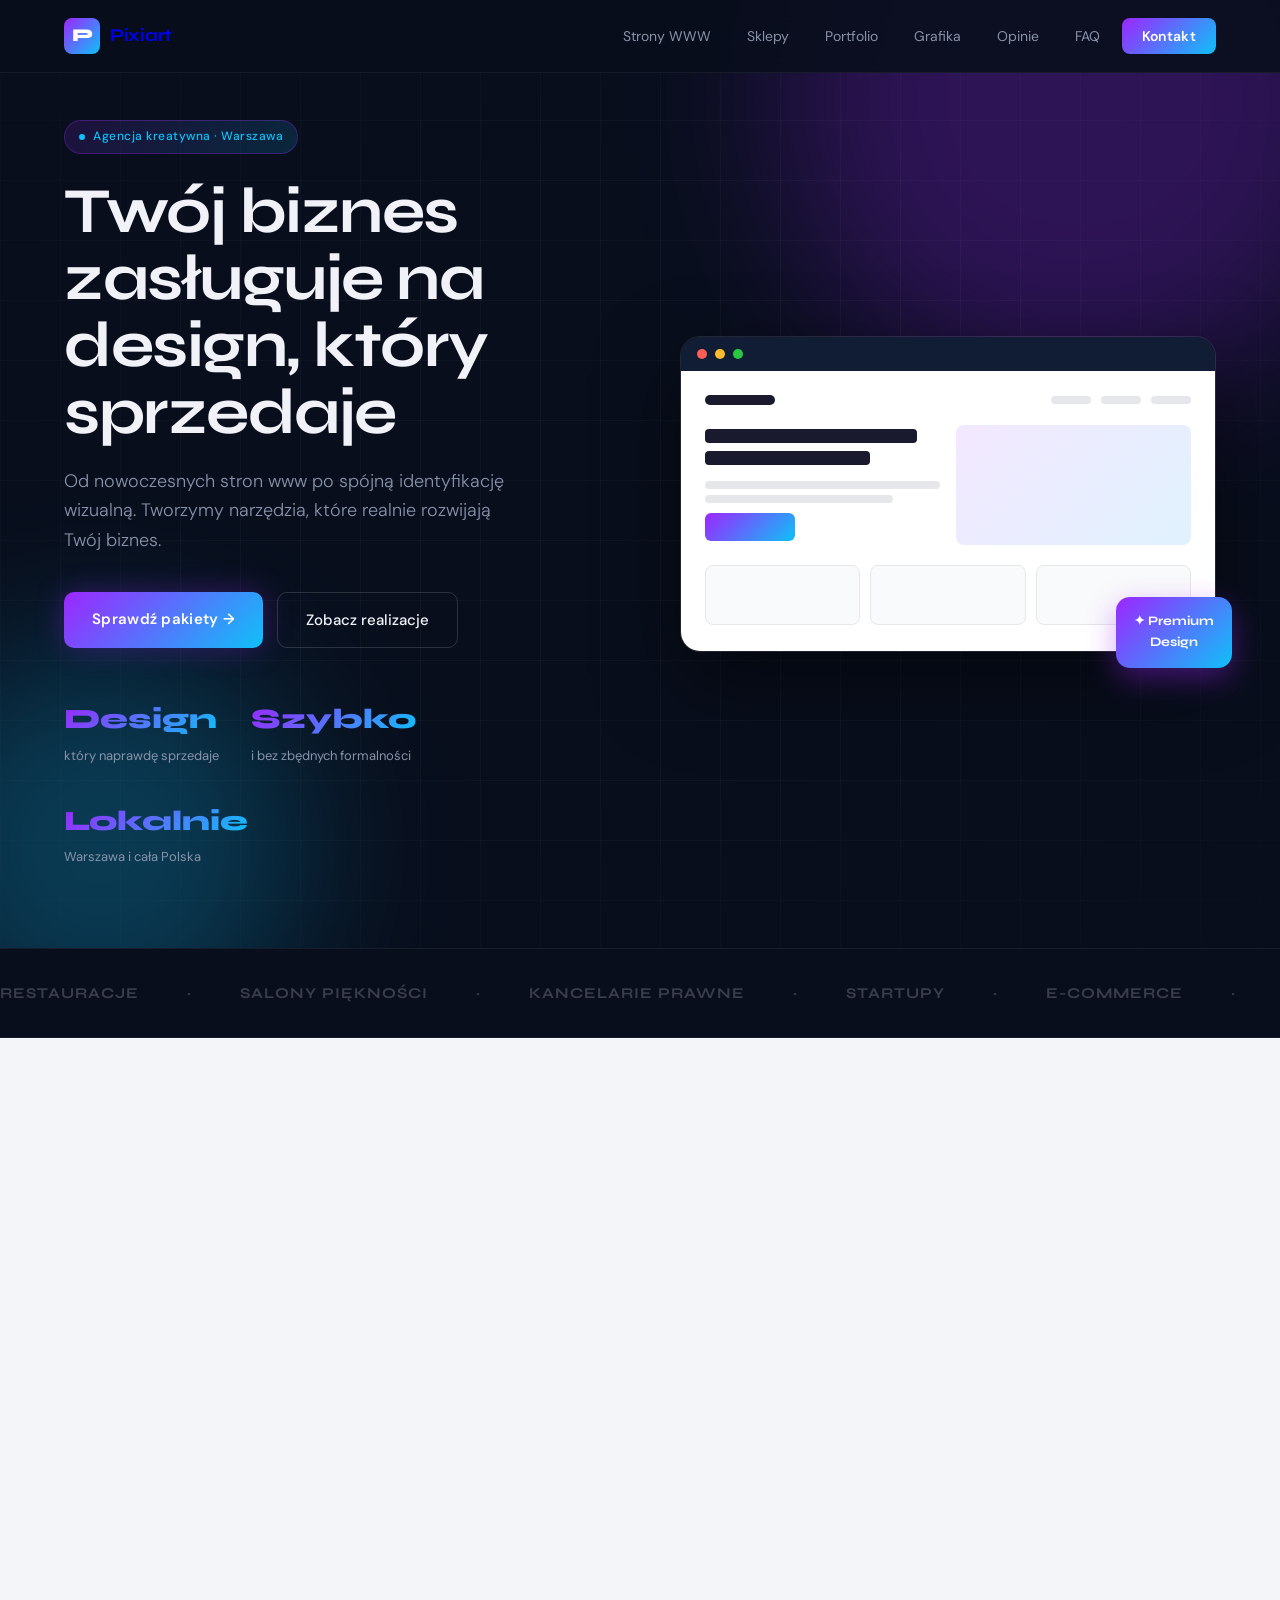
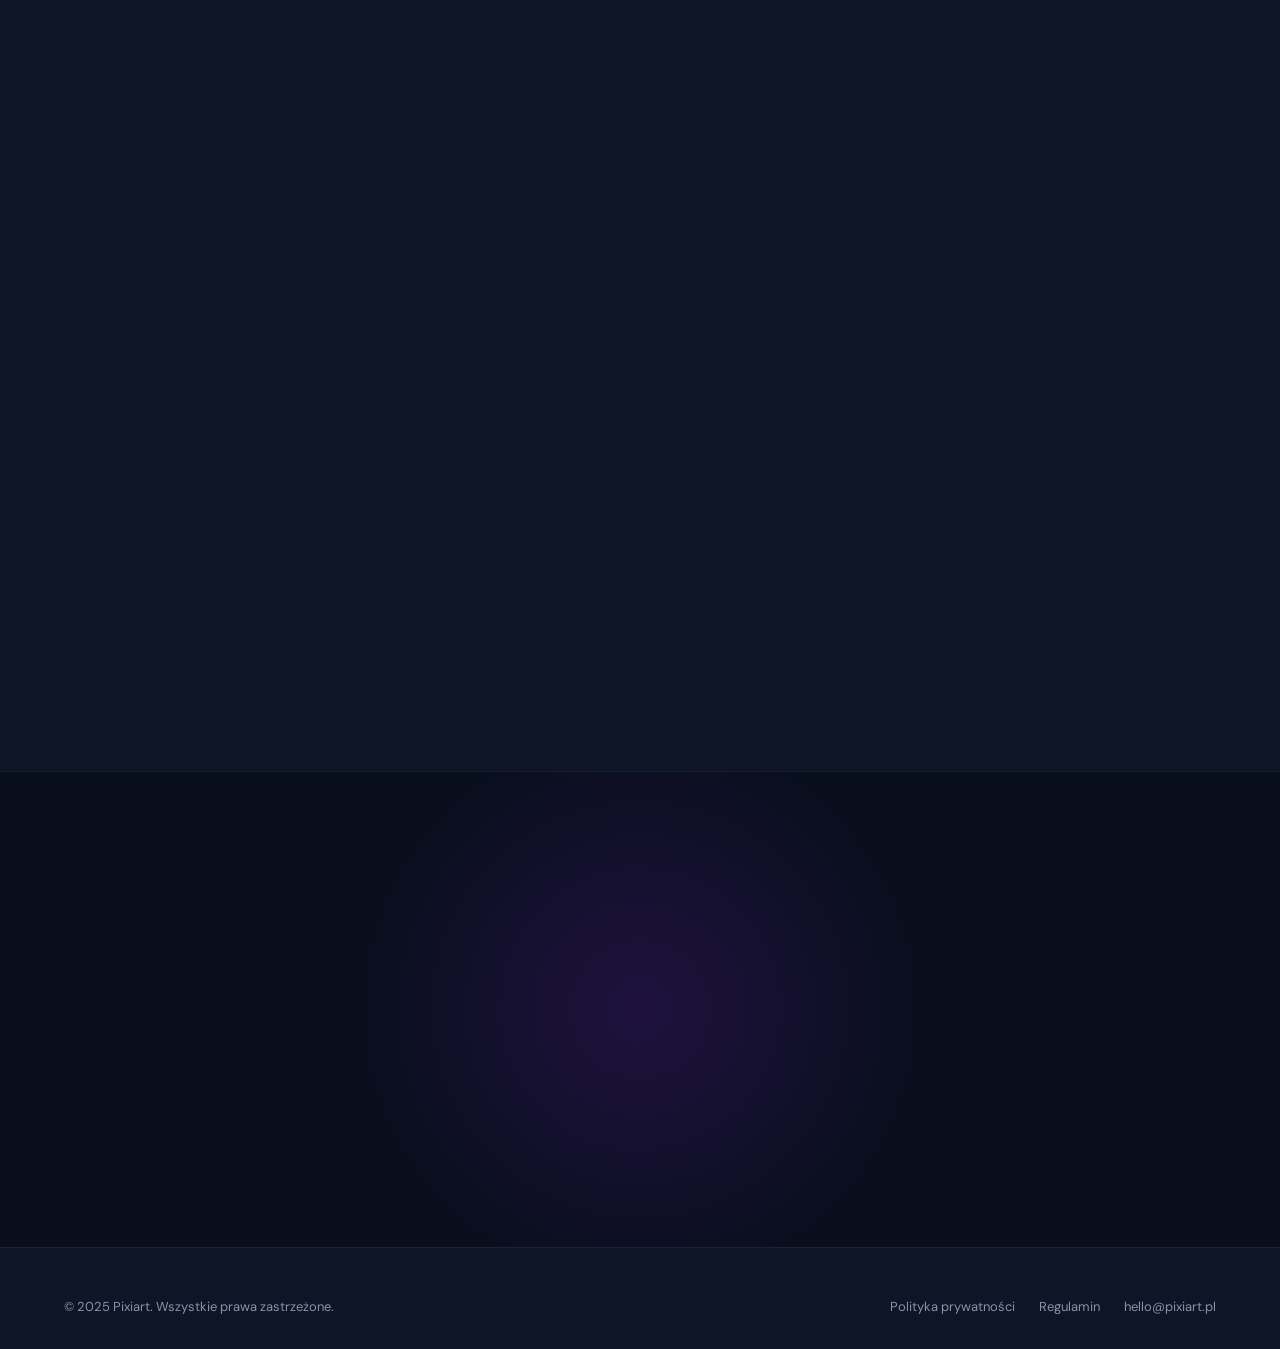
<file: index2.html>
<!DOCTYPE html>
<html lang="pl">
<head>
  <meta charset="UTF-8">
  <meta name="viewport" content="width=device-width, initial-scale=1.0">
  <meta name="description" content="Pixiart — profesjonalne strony www, identyfikacja wizualna i grafika dla firm. Nowoczesny design, który sprzedaje Twoje usługi.">
  <title>Pixiart — Design, który sprzedaje</title>
  <link href="https://fonts.googleapis.com/css2?family=Syne:wght@400;600;700;800&family=DM+Sans:ital,wght@0,300;0,400;0,500;1,300&display=swap" rel="stylesheet">
  <style>
    :root {
      --bg: #080e1c;
      --bg2: #0d1526;
      --surface: #111d35;
      --text: #f0f2f8;
      --muted: #8893aa;
      --faint: #1e2d4a;
      --accent: #9d26ff;
      --blue: #0ec1f8;
      --grad: linear-gradient(135deg, #9d26ff 0%, #0ec1f8 100%);
      --grad-soft: linear-gradient(135deg, rgba(157,38,255,.15) 0%, rgba(14,193,248,.15) 100%);
      --radius: 18px;
      --radius-sm: 10px;
    }
    *, *::before, *::after { box-sizing: border-box; margin: 0; padding: 0; }
    html { scroll-behavior: smooth; }
    body {
      font-family: 'DM Sans', sans-serif;
      background: var(--bg);
      color: var(--text);
      line-height: 1.65;
      overflow-x: hidden;
    }
    h1,h2,h3,h4 { font-family: 'Syne', sans-serif; }
 
    /* ─── SCROLLBAR ─── */
    ::-webkit-scrollbar { width: 4px; }
    ::-webkit-scrollbar-track { background: var(--bg); }
    ::-webkit-scrollbar-thumb { background: var(--accent); border-radius: 2px; }
 
    /* ─── NAV ─── */
    .nav {
      position: fixed; top: 0; width: 100%; z-index: 1000;
      background: rgba(8,14,28,.88);
      backdrop-filter: blur(18px);
      border-bottom: 1px solid rgba(255,255,255,.06);
      transition: box-shadow .3s;
    }
    .nav.scrolled { box-shadow: 0 8px 40px rgba(0,0,0,.4); }
    .nav__inner {
      max-width: 1200px; margin: 0 auto;
      display: flex; align-items: center; justify-content: space-between;
      padding: 0 24px; height: 72px;
    }
    .logo { display: flex; align-items: center; gap: 10px; text-decoration: none; }
    .logo-mark {
      width: 36px; height: 36px; border-radius: 8px;
      background: var(--grad);
      display: flex; align-items: center; justify-content: center;
      font-family: 'Syne', sans-serif; font-weight: 800; font-size: 18px; color: #fff;
    }
    .logo-name { font-family: 'Syne', sans-serif; font-weight: 700; font-size: 18px; letter-spacing: -.3px; }
    .nav__menu { display: flex; align-items: center; gap: 8px; list-style: none; }
    .nav__menu a {
      color: var(--muted); text-decoration: none; font-weight: 400; font-size: 14px;
      padding: 6px 14px; border-radius: 6px; transition: .2s;
    }
    .nav__menu a:hover { color: var(--text); background: rgba(255,255,255,.06); }
    .nav__cta {
      padding: 9px 20px !important; background: var(--grad) !important;
      border-radius: 8px !important; color: #fff !important; font-weight: 600 !important;
      letter-spacing: .3px; transition: opacity .2s !important;
    }
    .nav__cta:hover { opacity: .88; background: var(--grad) !important; }
 
    /* hamburger */
    .hamburger { display: none; flex-direction: column; gap: 5px; cursor: pointer; padding: 8px; background: none; border: none; }
    .hamburger span { width: 22px; height: 2px; background: var(--text); border-radius: 2px; transition: .3s; display: block; }
    .hamburger.open span:nth-child(1) { transform: translateY(7px) rotate(45deg); }
    .hamburger.open span:nth-child(2) { opacity: 0; }
    .hamburger.open span:nth-child(3) { transform: translateY(-7px) rotate(-45deg); }
 
    .mobile-menu {
      display: none; position: fixed; top: 72px; left: 0; right: 0; bottom: 0;
      background: rgba(8,14,28,.97); backdrop-filter: blur(20px);
      z-index: 999; flex-direction: column; align-items: center; justify-content: center; gap: 8px;
    }
    .mobile-menu.open { display: flex; }
    .mobile-menu a {
      color: var(--text); text-decoration: none; font-family: 'Syne', sans-serif;
      font-size: 28px; font-weight: 700; padding: 12px 30px; border-radius: 10px;
      transition: .2s; width: 260px; text-align: center;
    }
    .mobile-menu a:hover { background: var(--faint); }
    .mobile-menu .mob-cta {
      margin-top: 16px; background: var(--grad) !important; color: #fff;
      font-size: 16px !important; padding: 14px 40px !important;
    }
 
    /* ─── HERO ─── */
    .hero {
      min-height: 100vh; display: flex; align-items: center;
      padding: 120px 0 80px; position: relative; overflow: hidden;
    }
    .hero-bg {
      position: absolute; inset: 0; pointer-events: none;
    }
    .hero-orb {
      position: absolute; border-radius: 50%; filter: blur(80px); opacity: .25;
    }
    .hero-orb-1 { width: 600px; height: 600px; background: var(--accent); top: -200px; right: -100px; }
    .hero-orb-2 { width: 400px; height: 400px; background: var(--blue); bottom: -100px; left: -100px; }
    .hero-grid {
      position: absolute; inset: 0;
      background-image: linear-gradient(rgba(255,255,255,.03) 1px, transparent 1px),
                        linear-gradient(90deg, rgba(255,255,255,.03) 1px, transparent 1px);
      background-size: 60px 60px;
      mask-image: radial-gradient(ellipse 80% 80% at 50% 50%, black 40%, transparent 100%);
    }
    .container { max-width: 1200px; margin: 0 auto; padding: 0 24px; position: relative; }
    .hero__inner { display: grid; grid-template-columns: 1fr 1fr; gap: 80px; align-items: center; }
    .hero__label {
      display: inline-flex; align-items: center; gap: 8px;
      background: var(--grad-soft); border: 1px solid rgba(157,38,255,.3);
      padding: 6px 14px; border-radius: 20px; font-size: 12px; font-weight: 500;
      color: var(--blue); letter-spacing: .5px; margin-bottom: 24px;
      animation: fadeUp .6s ease both;
    }
    .hero__label::before { content: ''; width: 6px; height: 6px; border-radius: 50%; background: var(--blue); animation: pulse 2s infinite; }
    @keyframes pulse { 0%,100%{opacity:1} 50%{opacity:.3} }
    h1 {
      font-size: clamp(38px, 5vw, 64px); line-height: 1.05; letter-spacing: -1.5px;
      animation: fadeUp .7s .1s ease both;
    }
    .hero__sub {
      color: var(--muted); margin-top: 20px; font-size: 18px; max-width: 460px; font-weight: 300;
      animation: fadeUp .7s .2s ease both;
    }
    .hero__actions { display: flex; gap: 14px; margin-top: 36px; flex-wrap: wrap; animation: fadeUp .7s .3s ease both; }
    .btn-primary {
      padding: 15px 28px; background: var(--grad);
      color: #fff; text-decoration: none; border-radius: 10px;
      font-weight: 600; font-size: 15px; letter-spacing: .3px; transition: .25s;
      box-shadow: 0 0 30px rgba(157,38,255,.3);
    }
    .btn-primary:hover { transform: translateY(-2px); box-shadow: 0 0 50px rgba(157,38,255,.5); }
    .btn-ghost {
      padding: 15px 28px; border: 1px solid rgba(255,255,255,.15);
      color: var(--text); text-decoration: none; border-radius: 10px;
      font-weight: 500; font-size: 15px; transition: .25s; background: transparent;
    }
    .btn-ghost:hover { border-color: rgba(255,255,255,.35); background: rgba(255,255,255,.05); }
    .hero__stats {
      display: flex; gap: 32px; margin-top: 48px;
      animation: fadeUp .7s .4s ease both; flex-wrap: wrap;
    }
    .hero__stat-num { font-family: 'Syne', sans-serif; font-size: 28px; font-weight: 800; }
    .hero__stat-num span { background: var(--grad); -webkit-background-clip: text; -webkit-text-fill-color: transparent; }
    .hero__stat-label { font-size: 13px; color: var(--muted); margin-top: 2px; }
    .hero__visual { position: relative; animation: fadeUp .8s .15s ease both; }
    .hero__mockup {
      width: 100%; border-radius: 20px; overflow: hidden;
      border: 1px solid rgba(255,255,255,.1);
      box-shadow: 0 30px 80px rgba(0,0,0,.5);
    }
    .mockup-bar { background: var(--surface); padding: 12px 16px; display: flex; align-items: center; gap: 8px; }
    .mockup-dot { width: 10px; height: 10px; border-radius: 50%; }
    .mockup-screen { background: #fff; height: 280px; position: relative; overflow: hidden; }
    .mockup-screen-inner { padding: 24px; }
    .ms-nav { display: flex; justify-content: space-between; align-items: center; margin-bottom: 20px; }
    .ms-logo-bar { width: 70px; height: 10px; background: #1a1a2e; border-radius: 5px; }
    .ms-links { display: flex; gap: 10px; }
    .ms-link { width: 40px; height: 8px; background: #e5e7eb; border-radius: 4px; }
    .ms-hero-block { display: grid; grid-template-columns: 1fr 1fr; gap: 16px; align-items: center; }
    .ms-title { width: 90%; height: 14px; background: #1a1a2e; border-radius: 4px; margin-bottom: 8px; }
    .ms-title2 { width: 70%; height: 14px; background: #1a1a2e; border-radius: 4px; margin-bottom: 16px; }
    .ms-sub { width: 100%; height: 8px; background: #e5e7eb; border-radius: 4px; margin-bottom: 6px; }
    .ms-cta-btn { width: 90px; height: 28px; border-radius: 6px; background: linear-gradient(135deg,#9d26ff,#0ec1f8); margin-top: 10px; }
    .ms-img { width: 100%; height: 120px; background: linear-gradient(135deg,#f3e8ff,#e0f2fe); border-radius: 8px; }
    .ms-cards { display: flex; gap: 10px; margin-top: 20px; }
    .ms-card { flex: 1; height: 60px; background: #f9fafb; border-radius: 8px; border: 1px solid #e5e7eb; }
    .hero__badge {
      position: absolute; bottom: -16px; right: -16px;
      background: var(--grad); padding: 14px 18px; border-radius: 14px;
      font-family: 'Syne', sans-serif; font-weight: 700; font-size: 13px;
      box-shadow: 0 10px 30px rgba(157,38,255,.4); color: #fff; text-align: center;
    }
    @keyframes fadeUp { from { opacity:0; transform: translateY(24px); } to { opacity:1; transform: translateY(0); } }
 
    /* ─── LOGOS BAR ─── */
    .logos-bar { padding: 32px 0; border-top: 1px solid rgba(255,255,255,.06); border-bottom: 1px solid rgba(255,255,255,.06); overflow: hidden; }
    .logos-track { display: flex; gap: 48px; align-items: center; animation: marquee 22s linear infinite; width: max-content; }
    .logos-track span { font-family: 'Syne', sans-serif; font-weight: 700; font-size: 15px; color: rgba(255,255,255,.2); white-space: nowrap; letter-spacing: 1px; }
    @keyframes marquee { from{transform:translateX(0)} to{transform:translateX(-50%)} }
 
    /* ─── SECTIONS ─── */
    section { padding: 100px 0; }
    .sec-label { font-size: 12px; letter-spacing: 2px; font-weight: 600; color: var(--accent); margin-bottom: 12px; text-transform: uppercase; }
    .sec-title { font-size: clamp(26px, 3.5vw, 40px); font-weight: 800; letter-spacing: -.5px; margin-bottom: 16px; }
    .sec-sub { color: var(--muted); font-size: 17px; font-weight: 300; max-width: 520px; }
 
    /* ─── PAKIETY ─── */
    .light { background: #f4f5f8; color: #111; }
    .light .sec-label { color: #7c3aed; }
    .light .sec-sub { color: #666; }
    .cards-grid { display: grid; grid-template-columns: repeat(3,1fr); gap: 24px; margin-top: 52px; }
    .card {
      background: #fff; border-radius: var(--radius);
      padding: 36px 30px; display: flex; flex-direction: column;
      border: 1.5px solid #e8eaef; transition: .3s; position: relative;
    }
    .card:hover { transform: translateY(-6px); box-shadow: 0 20px 50px rgba(0,0,0,.1); }
    .card--featured {
      border: 2px solid #9d26ff;
      box-shadow: 0 0 0 4px rgba(157,38,255,.08);
    }
    .card--featured:hover { box-shadow: 0 20px 50px rgba(157,38,255,.2); }
    .badge-top {
      position: absolute; top: -14px; left: 50%; transform: translateX(-50%);
      background: linear-gradient(135deg,#9d26ff,#0ec1f8);
      color: #fff; padding: 5px 18px; border-radius: 20px;
      font-size: 11px; font-weight: 700; letter-spacing: .5px; white-space: nowrap;
    }
    .card-icon { font-size: 32px; margin-bottom: 14px; }
    .card h3 { font-size: 20px; font-weight: 700; margin-bottom: 4px; }
    .card .muted { color: #888; font-size: 14px; margin-bottom: 20px; }
    .card .price { font-size: 28px; font-weight: 800; margin: 16px 0; color: #111; }
    .card .price .old { text-decoration: line-through; color: #bbb; font-size: 16px; font-weight: 400; display: block; }
    .card ul { list-style: none; flex-grow: 1; margin: 16px 0; }
    .card ul li { font-size: 14px; color: #555; padding: 5px 0 5px 24px; position: relative; border-bottom: 1px solid #f0f0f0; }
    .card ul li::before { content: '✓'; position: absolute; left: 0; color: #9d26ff; font-weight: 700; }
    .exchange { background: #f5f0ff; border: 1px dashed #9d26ff; color: #7c3aed; font-size: 11px; padding: 8px 12px; border-radius: 8px; margin: 12px 0; font-weight: 600; }
    .card-btn {
      margin-top: 20px; padding: 13px; border-radius: 10px;
      text-align: center; text-decoration: none; font-weight: 600; font-size: 14px;
      border: 1.5px solid #e0e0e0; color: #333; transition: .2s; display: block;
    }
    .card-btn:hover { border-color: #9d26ff; color: #9d26ff; }
    .card-btn--primary { background: linear-gradient(135deg,#9d26ff,#0ec1f8); color: #fff !important; border: none !important; }
    .card-btn--primary:hover { opacity: .9; }
 
    /* ─── PORTFOLIO ─── */
    .portfolio { background: var(--bg2); }
    .portfolio-grid { display: grid; grid-template-columns: repeat(3,1fr); gap: 20px; margin-top: 52px; }
    .portfolio-item {
      border-radius: var(--radius); overflow: hidden; position: relative;
      cursor: pointer; aspect-ratio: 4/3;
      border: 1px solid rgba(255,255,255,.08); transition: .3s;
    }
    .portfolio-item:hover { transform: scale(1.02); box-shadow: 0 20px 60px rgba(0,0,0,.5); }
    .portfolio-item:hover .portfolio-overlay { opacity: 1; }
    .portfolio-thumb { width: 100%; height: 100%; object-fit: cover; display: block; }
    .portfolio-mock {
      width: 100%; height: 100%;
      display: flex; flex-direction: column;
    }
    .pm-header { height: 36px; display: flex; align-items: center; padding: 0 14px; gap: 6px; }
    .pm-dot { width: 8px; height: 8px; border-radius: 50%; }
    .pm-body { flex: 1; padding: 14px; display: flex; flex-direction: column; gap: 8px; }
    .pm-row { border-radius: 4px; }
    .portfolio-overlay {
      position: absolute; inset: 0; background: rgba(8,14,28,.85);
      display: flex; flex-direction: column; justify-content: flex-end;
      padding: 24px; opacity: 0; transition: .3s;
    }
    .portfolio-overlay h4 { font-size: 16px; font-weight: 700; margin-bottom: 4px; }
    .portfolio-overlay p { font-size: 13px; color: var(--muted); }
    .portfolio-tag {
      display: inline-block; padding: 3px 10px; border-radius: 20px;
      font-size: 11px; font-weight: 600; margin-bottom: 8px;
      background: var(--grad-soft); color: var(--blue); border: 1px solid rgba(14,193,248,.3);
    }
 
    /* ─── OPINIE ─── */
    .reviews { background: var(--bg); }
    .reviews-grid { display: grid; grid-template-columns: repeat(3,1fr); gap: 24px; margin-top: 52px; }
    .review-card {
      background: var(--surface); border: 1px solid rgba(255,255,255,.08);
      border-radius: var(--radius); padding: 30px; transition: .3s;
    }
    .review-card:hover { border-color: rgba(157,38,255,.3); transform: translateY(-4px); }
    .stars { color: #f59e0b; font-size: 14px; margin-bottom: 16px; letter-spacing: 2px; }
    .review-text { color: var(--muted); font-size: 15px; line-height: 1.7; font-style: italic; margin-bottom: 20px; }
    .reviewer { display: flex; align-items: center; gap: 12px; }
    .reviewer-avatar {
      width: 42px; height: 42px; border-radius: 50%; flex-shrink: 0;
      display: flex; align-items: center; justify-content: center;
      font-family: 'Syne', sans-serif; font-weight: 700; font-size: 15px; color: #fff;
    }
    .reviewer-name { font-weight: 600; font-size: 14px; }
    .reviewer-role { font-size: 12px; color: var(--muted); margin-top: 2px; }
 
    /* ─── GRAFIKA ─── */
    .grafika-cards { display: grid; grid-template-columns: repeat(3,1fr); gap: 24px; margin-top: 52px; }
 
    /* ─── FAQ ─── */
    .faq { background: var(--bg2); }
    .faq-list { margin-top: 52px; max-width: 720px; }
    .faq-item { border-bottom: 1px solid rgba(255,255,255,.08); }
    .faq-q {
      width: 100%; background: none; border: none; color: var(--text);
      font-family: 'Syne', sans-serif; font-size: 16px; font-weight: 600;
      text-align: left; padding: 20px 0; cursor: pointer;
      display: flex; justify-content: space-between; align-items: center; gap: 16px;
    }
    .faq-q:hover { color: var(--blue); }
    .faq-icon { flex-shrink: 0; font-size: 20px; transition: .3s; color: var(--muted); }
    .faq-item.open .faq-icon { transform: rotate(45deg); color: var(--accent); }
    .faq-a { max-height: 0; overflow: hidden; transition: max-height .4s ease; }
    .faq-a-inner { padding-bottom: 20px; color: var(--muted); font-size: 15px; line-height: 1.7; font-weight: 300; }
 
    /* ─── WSPARCIE ─── */
    .care-intro { display: flex; gap: 16px; flex-wrap: wrap; margin: 0 0 52px; }
    .care-pill {
      display: flex; align-items: center; gap: 8px;
      background: #fff; border: 1.5px solid #e8eaef; border-radius: 30px;
      padding: 8px 18px; font-size: 13px; font-weight: 500; color: #555;
    }
    .care-pill span { font-size: 16px; }
    .care-cards { display: grid; grid-template-columns: repeat(3,1fr); gap: 24px; }
    .care-card {
      background: #fff; border-radius: var(--radius); border: 1.5px solid #e8eaef;
      padding: 36px 30px; display: flex; flex-direction: column; transition: .3s; position: relative;
    }
    .care-card:hover { transform: translateY(-6px); box-shadow: 0 20px 50px rgba(0,0,0,.1); }
    .care-card--featured { border: 2px solid #9d26ff; box-shadow: 0 0 0 4px rgba(157,38,255,.08); }
    .care-card--featured:hover { box-shadow: 0 20px 50px rgba(157,38,255,.2); }
    .care-tag {
      display: inline-block; padding: 4px 12px; border-radius: 20px;
      font-size: 11px; font-weight: 700; letter-spacing: .5px; margin-bottom: 16px; width: fit-content;
    }
    .care-tag--basic { background: #f0f4ff; color: #4f6ef7; }
    .care-tag--pro   { background: #f5f0ff; color: #7c3aed; }
    .care-tag--max   { background: linear-gradient(135deg,#9d26ff,#0ec1f8); color: #fff; }
    .care-card h3 { font-size: 22px; font-weight: 800; margin-bottom: 4px; }
    .care-card .care-sub { font-size: 14px; color: #888; margin-bottom: 20px; }
    .care-price { font-size: 32px; font-weight: 800; color: #111; margin: 4px 0 20px; }
    .care-price sup { font-size: 16px; font-weight: 600; vertical-align: super; }
    .care-price sub { font-size: 14px; font-weight: 400; color: #888; }
    .care-divider { height: 1px; background: #f0f0f0; margin: 8px 0 16px; }
    .care-section-label { font-size: 11px; font-weight: 700; letter-spacing: 1px; color: #bbb; text-transform: uppercase; margin: 14px 0 8px; }
    .care-list { list-style: none; flex-grow: 1; margin-bottom: 24px; }
    .care-list li { font-size: 14px; color: #555; padding: 5px 0 5px 24px; position: relative; border-bottom: 1px solid #f5f5f5; }
    .care-list li::before { content: '✓'; position: absolute; left: 0; color: #9d26ff; font-weight: 700; }
    .care-list li.no::before { content: '✕'; color: #ddd; }
    .care-list li.no { color: #bbb; }
    .care-limit { display: inline-flex; align-items: center; gap: 6px; background: #f5f0ff; border: 1px solid rgba(157,38,255,.2); border-radius: 8px; padding: 6px 12px; font-size: 12px; font-weight: 600; color: #7c3aed; margin-bottom: 6px; }
    .care-limits { display: flex; flex-direction: column; gap: 6px; margin: 12px 0 20px; }
 
    /* ─── CTA FOOTER ─── */
    .footer-cta {
      background: var(--bg); padding: 100px 0; text-align: center;
      border-top: 1px solid rgba(255,255,255,.06); position: relative; overflow: hidden;
    }
    .footer-cta-orb {
      position: absolute; width: 600px; height: 600px; border-radius: 50%;
      background: radial-gradient(circle, rgba(157,38,255,.15) 0%, transparent 70%);
      top: 50%; left: 50%; transform: translate(-50%,-50%); pointer-events: none;
    }
    .footer-cta h2 { font-size: clamp(28px,4vw,52px); letter-spacing: -1px; margin-bottom: 14px; }
    .footer-cta p { color: var(--muted); font-size: 18px; margin-bottom: 36px; font-weight: 300; }
 
    /* ─── FOOTER ─── */
    footer {
      background: var(--bg2); padding: 48px 0 32px;
      border-top: 1px solid rgba(255,255,255,.06);
    }
    .footer-inner { display: flex; justify-content: space-between; align-items: center; flex-wrap: wrap; gap: 20px; }
    .footer-copy { color: var(--muted); font-size: 13px; }
    .footer-links { display: flex; gap: 24px; }
    .footer-links a { color: var(--muted); text-decoration: none; font-size: 13px; transition: .2s; }
    .footer-links a:hover { color: var(--text); }
 
    /* ─── SCROLL REVEAL ─── */
    .reveal { opacity: 0; transform: translateY(30px); transition: opacity .6s ease, transform .6s ease; }
    .reveal.visible { opacity: 1; transform: translateY(0); }
 
    /* ─── RESPONSIVE ─── */
    @media(max-width:960px) {
      .hero__inner { grid-template-columns: 1fr; text-align: center; gap: 48px; }
      .hero__sub { margin: 20px auto 0; }
      .hero__actions { justify-content: center; }
      .hero__stats { justify-content: center; }
      .hero__visual { display: none; }
      .nav__menu { display: none; }
      .hamburger { display: flex; }
      .cards-grid, .portfolio-grid, .reviews-grid, .grafika-cards { grid-template-columns: 1fr; }
      .wsparcie-grid { grid-template-columns: repeat(2,1fr); }
      .footer-inner { flex-direction: column; text-align: center; }
      .about-grid { grid-template-columns: 1fr !important; text-align: center; gap: 40px !important; }
      .care-cards { grid-template-columns: 1fr !important; }
    }
    @media(max-width:600px) {
      section { padding: 70px 0; }
      .wsparcie-grid { grid-template-columns: 1fr 1fr; }
      .summary-grid { grid-template-columns: 1fr !important; }
    }
  </style>
</head>
<body>
 
<!-- NAV -->
<nav class="nav" id="nav">
  <div class="nav__inner">
    <a href="#" class="logo">
      <div class="logo-mark">P</div>
      <span class="logo-name">Pixiart</span>
    </a>
    <ul class="nav__menu">
      <li><a href="#oferta">Strony WWW</a></li>
      <li><a href="#sklepy">Sklepy</a></li>
      <li><a href="#portfolio">Portfolio</a></li>
      <li><a href="#komunikacja">Grafika</a></li>
      <li><a href="#opinie">Opinie</a></li>
      <li><a href="#faq">FAQ</a></li>
      <li><a href="#kontakt" class="nav__cta">Kontakt</a></li>
    </ul>
    <button class="hamburger" id="hamburger" aria-label="Menu">
      <span></span><span></span><span></span>
    </button>
  </div>
</nav>
 
<!-- MOBILE MENU -->
<div class="mobile-menu" id="mobile-menu">
  <a href="#oferta" class="mob-link">Strony WWW</a>
  <a href="#sklepy" class="mob-link">Sklepy</a>
  <a href="#portfolio" class="mob-link">Portfolio</a>
  <a href="#komunikacja" class="mob-link">Grafika</a>
  <a href="#opinie" class="mob-link">Opinie</a>
  <a href="#faq" class="mob-link">FAQ</a>
  <a href="#kontakt" class="mob-cta">KONTAKT →</a>
</div>
 
<!-- HERO -->
<main>
<section class="hero">
  <div class="hero-bg">
    <div class="hero-orb hero-orb-1"></div>
    <div class="hero-orb hero-orb-2"></div>
    <div class="hero-grid"></div>
  </div>
  <div class="container">
    <div class="hero__inner">
      <div>
        <div class="hero__label">Agencja kreatywna · Warszawa</div>
        <h1>Twój biznes zasługuje na design, który sprzedaje</h1>
        <p class="hero__sub">Od nowoczesnych stron www po spójną identyfikację wizualną. Tworzymy narzędzia, które realnie rozwijają Twój biznes.</p>
        <div class="hero__actions">
          <a href="#oferta" class="btn-primary">Sprawdź pakiety →</a>
          <a href="#portfolio" class="btn-ghost">Zobacz realizacje</a>
        </div>
        <div class="hero__stats">
          <div>
            <div class="hero__stat-num"><span>Design</span></div>
            <div class="hero__stat-label">który naprawdę sprzedaje</div>
          </div>
          <div>
            <div class="hero__stat-num"><span>Szybko</span></div>
            <div class="hero__stat-label">i bez zbędnych formalności</div>
          </div>
          <div>
            <div class="hero__stat-num"><span>Lokalnie</span></div>
            <div class="hero__stat-label">Warszawa i cała Polska</div>
          </div>
        </div>
      </div>
      <div class="hero__visual">
        <div class="hero__mockup">
          <div class="mockup-bar">
            <div class="mockup-dot" style="background:#ff5f57"></div>
            <div class="mockup-dot" style="background:#febc2e"></div>
            <div class="mockup-dot" style="background:#28c840"></div>
          </div>
          <div class="mockup-screen">
            <div class="mockup-screen-inner">
              <div class="ms-nav">
                <div class="ms-logo-bar"></div>
                <div class="ms-links">
                  <div class="ms-link"></div>
                  <div class="ms-link"></div>
                  <div class="ms-link"></div>
                </div>
              </div>
              <div class="ms-hero-block">
                <div>
                  <div class="ms-title"></div>
                  <div class="ms-title2"></div>
                  <div class="ms-sub"></div>
                  <div class="ms-sub" style="width:80%"></div>
                  <div class="ms-cta-btn"></div>
                </div>
                <div class="ms-img"></div>
              </div>
              <div class="ms-cards">
                <div class="ms-card"></div>
                <div class="ms-card"></div>
                <div class="ms-card"></div>
              </div>
            </div>
          </div>
        </div>
        <div class="hero__badge">
          ✦ Premium<br>Design
        </div>
      </div>
    </div>
  </div>
</section>
 
<!-- LOGOS -->
<div class="logos-bar">
  <div class="logos-track">
    <span>RESTAURACJE</span><span>·</span>
    <span>SALONY PIĘKNOŚCI</span><span>·</span>
    <span>KANCELARIE PRAWNE</span><span>·</span>
    <span>STARTUPY</span><span>·</span>
    <span>E-COMMERCE</span><span>·</span>
    <span>GABINETY MEDYCZNE</span><span>·</span>
    <span>ARCHITEKT</span><span>·</span>
    <span>AGENCJE</span><span>·</span>
    <span>RESTAURACJE</span><span>·</span>
    <span>SALONY PIĘKNOŚCI</span><span>·</span>
    <span>KANCELARIE PRAWNE</span><span>·</span>
    <span>STARTUPY</span><span>·</span>
    <span>E-COMMERCE</span><span>·</span>
    <span>GABINETY MEDYCZNE</span><span>·</span>
    <span>ARCHITEKT</span><span>·</span>
    <span>AGENCJE</span><span>·</span>
  </div>
</div>
 
<!-- PAKIETY WWW -->
<section class="light" id="oferta">
  <div class="container">
    <div class="reveal">
      <div class="sec-label">Pakiety</div>
      <div class="sec-title">Strona WWW + Wizytówki</div>
      <p class="sec-sub">Wybierz pakiet dopasowany do Twojej skali i budżetu.</p>
    </div>
    <div class="cards-grid reveal">
      <div class="card">
        <div class="card-icon">🚀</div>
        <h3>Abonament</h3>
        <p class="muted">Szablon + Opieka</p>
        <div class="price">od 89 zł <span style="font-size:14px;font-weight:400;color:#888">/ msc</span></div>
        <ul>
          <li>Strona na profesjonalnym szablonie</li>
          <li>Hosting i opieka techniczna</li>
          <li>Projekt wizytówek (2 wersje / 3 poprawki)</li>
          <li>Wsparcie mailowe</li>
        </ul>
        <div class="exchange">💡 ZAMIEŃ NA BANER FB</div>
        <a href="#kontakt" class="card-btn">Zamów</a>
      </div>
      <div class="card card--featured">
        <div class="badge-top">⚡ NAJLEPSZA OFERTA</div>
        <div class="card-icon">✦</div>
        <h3>Zestaw Standard</h3>
        <p class="muted">Strona Premium + Wizytówki</p>
        <div class="price">
          <span class="old">2 999 zł</span>
          1 990 zł
        </div>
        <ul>
          <li>Wdrożenie strony Premium</li>
          <li>Optymalizacja SEO pod Google</li>
          <li><strong>Projekt wizytówek GRATIS</strong></li>
          <li>2 wersje / 3 poprawki</li>
          <li>Certyfikat SSL + analityka</li>
        </ul>
        <div class="exchange">💡 ZAMIEŃ NA BANER FB</div>
        <a href="#kontakt" class="card-btn card-btn--primary">Zamów teraz →</a>
      </div>
      <div class="card">
        <div class="card-icon">💎</div>
        <h3>Indywidualna</h3>
        <p class="muted">Projekt od zera</p>
        <div class="price">od 9 990 zł</div>
        <ul>
          <li>Unikalny projekt UX/UI</li>
          <li>Strategia i branding</li>
          <li>Wizytówki Premium</li>
          <li>Dedykowany opiekun projektu</li>
        </ul>
        <div class="exchange">💡 DOWOLNA ZAMIANA SM</div>
        <a href="#kontakt" class="card-btn">Zamów</a>
      </div>
    </div>
  </div>
</section>
 
<!-- SKLEPY INTERNETOWE -->
<section class="light" id="sklepy">
  <div class="container">
    <div class="reveal">
      <div class="sec-label">Sklepy internetowe</div>
      <div class="sec-title">Sprzedawaj online — bez kompromisów</div>
      <p class="sec-sub">Sklepy zbudowane na sprawdzonych platformach, gotowe do sprzedaży od pierwszego dnia.</p>
    </div>
    <div class="cards-grid reveal">
 
      <div class="card">
        <div class="card-icon">🛒</div>
        <h3>Sklep Starter</h3>
        <p class="muted">Gotowy szablon + konfiguracja</p>
        <div class="price">od 1 490 zł</div>
        <ul>
          <li>Sklep na sprawdzonym szablonie</li>
          <li>Do 50 produktów</li>
          <li>Płatności online (Przelewy24 / Stripe)</li>
          <li>Integracja z InPost / kurierami</li>
          <li>Certyfikat SSL</li>
          <li class="no" style="color:#bbb;list-style:none">— własny projekt graficzny</li>
        </ul>
        <div class="exchange">💡 ZAMIEŃ NA BANER FB</div>
        <a href="#kontakt" class="card-btn">Zamów</a>
      </div>
 
      <div class="card card--featured">
        <div class="badge-top">⚡ NAJPOPULARNIEJSZY</div>
        <div class="card-icon">🏪</div>
        <h3>Sklep Standard</h3>
        <p class="muted">Projekt Premium + pełna konfiguracja</p>
        <div class="price">
          <span class="old">5 990 zł</span>
          3 990 zł
        </div>
        <ul>
          <li>Unikalny projekt graficzny sklepu</li>
          <li>Nielimitowana liczba produktów</li>
          <li>Płatności online (Przelewy24 / Stripe / BLIK)</li>
          <li>Integracja z InPost, DPD, kurierami</li>
          <li>Certyfikat SSL + analityka Google</li>
          <li><strong>Podstawowe SEO sklepu GRATIS</strong></li>
        </ul>
        <div class="exchange">💡 ZAMIEŃ NA KAMPANIĘ META</div>
        <a href="#kontakt" class="card-btn card-btn--primary">Zamów teraz →</a>
      </div>
 
      <div class="card">
        <div class="card-icon">🚀</div>
        <h3>Sklep Premium</h3>
        <p class="muted">Zaawansowany e-commerce od zera</p>
        <div class="price">od 8 990 zł</div>
        <ul>
          <li>Dedykowany projekt UX/UI</li>
          <li>Zaawansowane filtry i wyszukiwarka</li>
          <li>Program lojalnościowy / kody rabatowe</li>
          <li>Integracja z systemem ERP / Baselinker</li>
          <li>Pełne SEO + audyt prędkości</li>
          <li>Dedykowany opiekun projektu</li>
        </ul>
        <div class="exchange">💡 DOWOLNA ZAMIANA SM</div>
        <a href="#kontakt" class="card-btn">Zamów</a>
      </div>
 
    </div>
  </div>
</section>
 
<!-- PORTFOLIO -->
<section class="portfolio" id="portfolio">
  <div class="container">
    <div class="reveal">
      <div class="sec-label">Realizacje</div>
      <div class="sec-title">Nasze ostatnie projekty</div>
      <p class="sec-sub" style="color:var(--muted)">Każdy projekt to indywidualne podejście i dbałość o każdy detal.</p>
    </div>
    <div class="portfolio-grid reveal">
 
      <div class="portfolio-item">
        <div class="portfolio-mock" style="background:linear-gradient(135deg,#1a0533,#0a1a2e)">
          <div class="pm-header" style="background:rgba(255,255,255,.05)">
            <div class="pm-dot" style="background:#ff5f57"></div>
            <div class="pm-dot" style="background:#febc2e"></div>
          </div>
          <div class="pm-body">
            <div class="pm-row" style="height:16px;width:60%;background:linear-gradient(135deg,#9d26ff,#0ec1f8);border-radius:4px"></div>
            <div class="pm-row" style="height:10px;width:85%;background:rgba(255,255,255,.15);border-radius:3px;margin-top:4px"></div>
            <div class="pm-row" style="height:10px;width:70%;background:rgba(255,255,255,.1);border-radius:3px"></div>
            <div style="display:flex;gap:8px;margin-top:12px">
              <div style="flex:1;height:70px;background:rgba(157,38,255,.2);border-radius:8px;border:1px solid rgba(157,38,255,.3)"></div>
              <div style="flex:1;height:70px;background:rgba(14,193,248,.1);border-radius:8px;border:1px solid rgba(14,193,248,.2)"></div>
            </div>
          </div>
        </div>
        <div class="portfolio-overlay">
          <div class="portfolio-tag">Strona WWW</div>
          <h4>Kancelaria Adwokacka</h4>
          <p>Landing page + system rezerwacji</p>
        </div>
      </div>
 
      <div class="portfolio-item">
        <div class="portfolio-mock" style="background:linear-gradient(135deg,#fff9f0,#fff0f5)">
          <div class="pm-header" style="background:rgba(0,0,0,.04)">
            <div class="pm-dot" style="background:#ff5f57"></div>
            <div class="pm-dot" style="background:#febc2e"></div>
          </div>
          <div class="pm-body">
            <div style="display:flex;justify-content:space-between;align-items:center;margin-bottom:12px">
              <div style="width:50px;height:12px;background:#c8496a;border-radius:4px"></div>
              <div style="display:flex;gap:6px">
                <div style="width:30px;height:8px;background:#e0c0c8;border-radius:3px"></div>
                <div style="width:30px;height:8px;background:#e0c0c8;border-radius:3px"></div>
              </div>
            </div>
            <div style="display:grid;grid-template-columns:1fr 1fr;gap:8px">
              <div style="height:80px;background:linear-gradient(135deg,#fce4ec,#f8bbd0);border-radius:8px"></div>
              <div>
                <div style="height:10px;width:90%;background:#c8496a;border-radius:3px;margin-bottom:6px"></div>
                <div style="height:8px;width:80%;background:#d4a0a8;border-radius:3px;margin-bottom:4px"></div>
                <div style="height:8px;width:60%;background:#d4a0a8;border-radius:3px;margin-bottom:12px"></div>
                <div style="height:24px;width:70px;background:#c8496a;border-radius:5px"></div>
              </div>
            </div>
          </div>
        </div>
        <div class="portfolio-overlay">
          <div class="portfolio-tag">E-commerce</div>
          <h4>Salon Kosmetyczny</h4>
          <p>Sklep online + identyfikacja wizualna</p>
        </div>
      </div>
 
      <div class="portfolio-item">
        <div class="portfolio-mock" style="background:linear-gradient(135deg,#0a2010,#0f2d0f)">
          <div class="pm-header" style="background:rgba(255,255,255,.04)">
            <div class="pm-dot" style="background:#ff5f57"></div>
            <div class="pm-dot" style="background:#febc2e"></div>
          </div>
          <div class="pm-body">
            <div style="height:14px;width:55%;background:linear-gradient(135deg,#22c55e,#16a34a);border-radius:4px;margin-bottom:8px"></div>
            <div style="height:8px;width:80%;background:rgba(255,255,255,.15);border-radius:3px;margin-bottom:4px"></div>
            <div style="height:8px;width:65%;background:rgba(255,255,255,.1);border-radius:3px;margin-bottom:14px"></div>
            <div style="display:flex;gap:8px">
              <div style="flex:1;height:50px;background:rgba(34,197,94,.15);border-radius:6px;border:1px solid rgba(34,197,94,.3)"></div>
              <div style="flex:1;height:50px;background:rgba(34,197,94,.1);border-radius:6px;border:1px solid rgba(34,197,94,.2)"></div>
              <div style="flex:1;height:50px;background:rgba(34,197,94,.08);border-radius:6px;border:1px solid rgba(34,197,94,.15)"></div>
            </div>
          </div>
        </div>
        <div class="portfolio-overlay">
          <div class="portfolio-tag">Branding</div>
          <h4>Restauracja</h4>
          <p>Identyfikacja wizualna 360°</p>
        </div>
      </div>
    </div>
  </div>
</section>
 
<!-- GRAFIKA -->
<section class="light" id="komunikacja">
  <div class="container">
    <div class="reveal">
      <div class="sec-label">Pakiety graficzne</div>
      <div class="sec-title">Komunikacja wizualna</div>
      <p class="sec-sub">Materiały graficzne, które przyciągają wzrok i budują markę.</p>
    </div>
    <div class="grafika-cards reveal">
      <div class="card">
        <div class="card-icon">🖥️</div>
        <h3>Zestaw Cyfrowy</h3>
        <p class="muted">Online & Social Media</p>
        <div class="price">950 zł</div>
        <ul>
          <li>Grafiki social media (FB / IG / LinkedIn)</li>
          <li>Banery reklamowe online</li>
          <li>Stopka e-mail</li>
          <li>Spójność wizualna marki</li>
        </ul>
        <a href="#kontakt" class="card-btn">Zamów</a>
      </div>
      <div class="card">
        <div class="card-icon">🖨️</div>
        <h3>Zestaw DTP</h3>
        <p class="muted">Materiały drukowane</p>
        <div class="price">1 850 zł</div>
        <ul>
          <li>Ulotka reklamowa</li>
          <li>Plakat (A3 / A4 / A5)</li>
          <li>Voucher (3 warianty kwotowe)</li>
          <li>Przygotowanie do druku (CMYK + spady)</li>
        </ul>
        <a href="#kontakt" class="card-btn">Zamów</a>
      </div>
      <div class="card card--featured">
        <div class="badge-top">💎 POLECAMY</div>
        <div class="card-icon">🔁</div>
        <h3>Zestaw Mieszany</h3>
        <p class="muted">Online + Druk</p>
        <div class="price">2 490 zł</div>
        <ul>
          <li>Grafiki online + materiały drukowane</li>
          <li>Ulotka + plakat + voucher</li>
          <li>Spójna identyfikacja wizualna</li>
          <li>Pełny pack marketingowy</li>
        </ul>
        <a href="#kontakt" class="card-btn card-btn--primary">Zamów →</a>
      </div>
    </div>
  </div>
</section>
 
<!-- PORTFOLIO GRAFIKA -->
<section class="portfolio" id="portfolio-grafika">
  <div class="container">
    <div class="reveal">
      <div class="sec-label">Realizacje graficzne</div>
      <div class="sec-title">Ostatnie projekty graficzne</div>
      <p class="sec-sub" style="color:var(--muted)">Social media, materiały drukowane i identyfikacja wizualna dla naszych klientów.</p>
    </div>
    <div class="portfolio-grid reveal">
 
      <!-- Social media mockup -->
      <div class="portfolio-item">
        <div class="portfolio-mock" style="background:linear-gradient(135deg,#1a0030,#0a0520)">
          <div class="pm-header" style="background:rgba(255,255,255,.04)">
            <div class="pm-dot" style="background:#ff5f57"></div>
            <div class="pm-dot" style="background:#febc2e"></div>
          </div>
          <div class="pm-body" style="display:grid;grid-template-columns:1fr 1fr;gap:8px;align-content:start">
            <div style="aspect-ratio:1;background:linear-gradient(135deg,#9d26ff,#0ec1f8);border-radius:8px;display:flex;align-items:center;justify-content:center">
              <div style="width:40%;height:40%;border:2px solid rgba(255,255,255,.6);border-radius:4px"></div>
            </div>
            <div style="aspect-ratio:1;background:linear-gradient(135deg,#0ec1f8,#22c55e);border-radius:8px"></div>
            <div style="aspect-ratio:1;background:linear-gradient(135deg,#f43f8e,#9d26ff);border-radius:8px"></div>
            <div style="aspect-ratio:1;background:linear-gradient(135deg,#f97316,#f43f8e);border-radius:8px;display:flex;align-items:center;justify-content:center">
              <div style="width:50%;height:8px;background:rgba(255,255,255,.7);border-radius:4px"></div>
            </div>
          </div>
        </div>
        <div class="portfolio-overlay">
          <div class="portfolio-tag">Social Media</div>
          <h4>Zestaw Cyfrowy — Salon Beauty</h4>
          <p>FB / IG / LinkedIn + stopka e-mail</p>
        </div>
      </div>
 
      <!-- DTP / ulotka mockup -->
      <div class="portfolio-item">
        <div class="portfolio-mock" style="background:linear-gradient(135deg,#fff8f0,#fff0e0)">
          <div class="pm-header" style="background:rgba(0,0,0,.04)">
            <div class="pm-dot" style="background:#ff5f57"></div>
            <div class="pm-dot" style="background:#febc2e"></div>
          </div>
          <div class="pm-body" style="display:flex;gap:10px;align-items:flex-start">
            <!-- ulotka -->
            <div style="flex:1;background:#fff;border-radius:6px;box-shadow:0 4px 16px rgba(0,0,0,.12);overflow:hidden">
              <div style="height:70px;background:linear-gradient(135deg,#c8492a,#e07020)"></div>
              <div style="padding:8px">
                <div style="height:8px;width:80%;background:#222;border-radius:3px;margin-bottom:4px"></div>
                <div style="height:6px;width:60%;background:#bbb;border-radius:3px;margin-bottom:8px"></div>
                <div style="height:20px;width:55%;background:#c8492a;border-radius:4px"></div>
              </div>
            </div>
            <!-- voucher -->
            <div style="flex:1;background:#fff;border-radius:6px;box-shadow:0 4px 16px rgba(0,0,0,.12);overflow:hidden;margin-top:16px">
              <div style="height:50px;background:linear-gradient(135deg,#1a1a2e,#2d2d5e)"></div>
              <div style="padding:8px">
                <div style="height:7px;width:70%;background:#333;border-radius:3px;margin-bottom:4px"></div>
                <div style="height:5px;width:50%;background:#bbb;border-radius:3px"></div>
              </div>
            </div>
          </div>
        </div>
        <div class="portfolio-overlay">
          <div class="portfolio-tag">DTP / Druk</div>
          <h4>Zestaw DTP — Restauracja</h4>
          <p>Ulotka A5 + voucher + plakat</p>
        </div>
      </div>
 
      <!-- Identyfikacja wizualna mockup -->
      <div class="portfolio-item">
        <div class="portfolio-mock" style="background:linear-gradient(135deg,#0c1824,#162030)">
          <div class="pm-header" style="background:rgba(255,255,255,.04)">
            <div class="pm-dot" style="background:#ff5f57"></div>
            <div class="pm-dot" style="background:#febc2e"></div>
          </div>
          <div class="pm-body" style="display:flex;flex-direction:column;gap:10px">
            <!-- logo area -->
            <div style="display:flex;align-items:center;gap:10px">
              <div style="width:44px;height:44px;border-radius:10px;background:linear-gradient(135deg,#0ec1f8,#22c55e);flex-shrink:0"></div>
              <div>
                <div style="height:10px;width:80px;background:#fff;border-radius:3px;margin-bottom:5px"></div>
                <div style="height:7px;width:55px;background:rgba(255,255,255,.35);border-radius:3px"></div>
              </div>
            </div>
            <!-- kolory marki -->
            <div style="display:flex;gap:6px">
              <div style="flex:1;height:28px;border-radius:6px;background:#0ec1f8"></div>
              <div style="flex:1;height:28px;border-radius:6px;background:#22c55e"></div>
              <div style="flex:1;height:28px;border-radius:6px;background:#0c1824"></div>
              <div style="flex:1;height:28px;border-radius:6px;background:#f0f2f8"></div>
            </div>
            <!-- wizytówki -->
            <div style="display:flex;gap:8px">
              <div style="flex:2;height:40px;background:linear-gradient(135deg,#0c1824,#1a2e40);border-radius:6px;border:1px solid rgba(14,193,248,.3)"></div>
              <div style="flex:3;height:40px;background:#fff;border-radius:6px"></div>
            </div>
          </div>
        </div>
        <div class="portfolio-overlay">
          <div class="portfolio-tag">Branding</div>
          <h4>Identyfikacja wizualna — Gabinet</h4>
          <p>Logo + kolory + wizytówki + social media</p>
        </div>
      </div>
 
    </div>
  </div>
</section>
 
<!-- OPINIE -->
<section class="reviews" id="opinie">
  <div class="container">
    <div class="reveal">
      <div class="sec-label">Opinie klientów</div>
      <div class="sec-title">Co mówią o nas klienci?</div>
      <p class="sec-sub" style="color:var(--muted)">Poznaj opinie firm, które zdecydowały się na współpracę z Pixiart.</p>
    </div>
    <div class="reviews-grid reveal">
      <div class="review-card">
        <div class="stars">★★★★★</div>
        <p class="review-text">"Strona, którą stworzyli dla mojej kancelarii, przeszła moje oczekiwania. Profesjonalizm, szybkość i świetny kontakt na każdym etapie projektu."</p>
        <div class="reviewer">
          <div class="reviewer-avatar" style="background:linear-gradient(135deg,#9d26ff,#0ec1f8)">MK</div>
          <div>
            <div class="reviewer-name">Marcin Kowalski</div>
            <div class="reviewer-role">Adwokat, Kancelaria Kowalski</div>
          </div>
        </div>
      </div>
      <div class="review-card">
        <div class="stars">★★★★★</div>
        <p class="review-text">"Zamawiałam identyfikację wizualną i jestem zachwycona. Wizytówki, ulotki, social media — wszystko spójne i piękne. Polecam każdej firmie!"</p>
        <div class="reviewer">
          <div class="reviewer-avatar" style="background:linear-gradient(135deg,#f43f8e,#f97316)">AN</div>
          <div>
            <div class="reviewer-name">Anna Nowak</div>
            <div class="reviewer-role">Właścicielka, Salon Piękności Ania</div>
          </div>
        </div>
      </div>
      <div class="review-card">
        <div class="stars">★★★★★</div>
        <p class="review-text">"Bardzo szybka realizacja i efekty powyżej oczekiwań. Strona wygląda świetnie zarówno na komputerze jak i telefonie. Zdecydowanie wrócę z kolejnym projektem."</p>
        <div class="reviewer">
          <div class="reviewer-avatar" style="background:linear-gradient(135deg,#0ec1f8,#22c55e)">PW</div>
          <div>
            <div class="reviewer-name">Piotr Wiśniewski</div>
            <div class="reviewer-role">CEO, TechStart Sp. z o.o.</div>
          </div>
        </div>
      </div>
    </div>
  </div>
</section>
 
<!-- O MARCE -->
<section style="padding: 100px 0; background: var(--bg);">
  <div class="container">
    <div style="display:grid;grid-template-columns:1.2fr 0.8fr;gap:80px;align-items:center;" class="reveal about-grid">
      <div>
        <div class="sec-label">O marce</div>
        <h2 style="font-size:clamp(26px,3.5vw,40px);font-weight:800;letter-spacing:-.5px;margin-bottom:20px;color:var(--text)">Nowoczesne podejście do designu</h2>
        <p style="color:var(--muted);font-size:18px;font-weight:300;line-height:1.7;margin-bottom:30px;">
          Łączymy estetykę z funkcjonalnością. Nasze projekty to nie tylko ładne obrazki — to przemyślane narzędzia biznesowe, które pomagają Ci rosnąć.
        </p>
        <div style="display:flex;gap:40px;flex-wrap:wrap;">
          <div>
            <div style="font-family:'Syne',sans-serif;font-size:20px;font-weight:800;color:var(--accent)">Realne</div>
            <div style="font-size:12px;color:var(--muted);text-transform:uppercase;letter-spacing:1px;margin-top:4px">Wsparcie biznesu</div>
          </div>
          <div>
            <div style="font-family:'Syne',sans-serif;font-size:20px;font-weight:800;color:var(--blue)">Nowoczesna</div>
            <div style="font-size:12px;color:var(--muted);text-transform:uppercase;letter-spacing:1px;margin-top:4px">Architektura IT</div>
          </div>
        </div>
      </div>
      <div style="position:relative;display:flex;justify-content:center;align-items:center;">
        <div style="position:absolute;width:280px;height:280px;border-radius:50%;background:radial-gradient(circle,rgba(157,38,255,.2) 0%,transparent 70%);"></div>
        <div style="width:180px;height:180px;border-radius:24px;background:var(--grad);display:flex;align-items:center;justify-content:center;font-family:'Syne',sans-serif;font-size:64px;font-weight:800;color:#fff;animation:floating 6s ease-in-out infinite;position:relative;z-index:2;box-shadow:0 20px 60px rgba(157,38,255,.4);">P</div>
      </div>
    </div>
  </div>
</section>
 
<!-- FAQ -->
<section class="faq" id="faq">
  <div class="container">
    <div class="reveal">
      <div class="sec-label">FAQ</div>
      <div class="sec-title">Najczęstsze pytania</div>
    </div>
    <div class="faq-list reveal">
      <div class="faq-item">
        <button class="faq-q" onclick="toggleFaq(this)">
          Ile czasu trwa realizacja strony internetowej?
          <span class="faq-icon">+</span>
        </button>
        <div class="faq-a">
          <div class="faq-a-inner">Standardowa strona www realizowana jest w ciągu 7–14 dni roboczych od momentu dostarczenia materiałów. Projekty indywidualne wyceniamy i ustalamy harmonogram indywidualnie — zazwyczaj 3–6 tygodni.</div>
        </div>
      </div>
      <div class="faq-item">
        <button class="faq-q" onclick="toggleFaq(this)">
          Czy mogę samodzielnie edytować stronę po wdrożeniu?
          <span class="faq-icon">+</span>
        </button>
        <div class="faq-a">
          <div class="faq-a-inner">Tak — wszystkie strony dostarczamy z przyjaznym panelem administracyjnym (CMS), który pozwala edytować treści, zdjęcia i ceny bez żadnej wiedzy technicznej. Dodatkowo przeszkolimy Cię z obsługi w ramach projektu.</div>
        </div>
      </div>
      <div class="faq-item">
        <button class="faq-q" onclick="toggleFaq(this)">
          Co zawiera opieka w abonamencie?
          <span class="faq-icon">+</span>
        </button>
        <div class="faq-a">
          <div class="faq-a-inner">W ramach abonamentu zapewniamy: hosting i domeny, regularne aktualizacje systemu, kopie zapasowe, certyfikat SSL, wsparcie mailowe i drobne zmiany na stronie (do 1h/msc). Większe modyfikacje wyceniamy oddzielnie.</div>
        </div>
      </div>
      <div class="faq-item">
        <button class="faq-q" onclick="toggleFaq(this)">
          Czy robicie strony dla małych firm i jednoosobowych działalności?
          <span class="faq-icon">+</span>
        </button>
        <div class="faq-a">
          <div class="faq-a-inner">Oczywiście! Spora część naszych klientów to właśnie JDG i małe firmy. Rozumiemy potrzeby i budżety małych przedsiębiorców — dlatego oferujemy elastyczne pakiety i możliwość rozłożenia płatności na raty.</div>
        </div>
      </div>
      <div class="faq-item">
        <button class="faq-q" onclick="toggleFaq(this)">
          Jak wygląda proces współpracy?
          <span class="faq-icon">+</span>
        </button>
        <div class="faq-a">
          <div class="faq-a-inner">Zaczynamy od bezpłatnej konsultacji, gdzie poznajemy Twoje potrzeby. Następnie przygotowujemy wycenę i brief. Po akceptacji: projekt graficzny → Twoja akceptacja → wdrożenie → testy → publikacja. Na każdym etapie masz pełny wgląd i możliwość zgłaszania poprawek.</div>
        </div>
      </div>
    </div>
  </div>
</section>
 
<!-- WSPARCIE -->
<section class="light" id="wsparcie">
  <div class="container">
    <div class="reveal">
      <div class="sec-label">Opieka po wdrożeniu</div>
      <div class="sec-title">Pakiety abonamentowe</div>
      <p class="sec-sub">Regularna opieka, aktualizacje i rozwój strony w jednym pakiecie miesięcznym.</p>
    </div>
 
    <div class="wsparcie-grid reveal" style="margin-bottom: 52px;">
      <div class="wsparcie-box"><div class="w-icon">🔍</div><div class="w-label">SEO</div></div>
      <div class="wsparcie-box"><div class="w-icon">🔄</div><div class="w-label">Aktualizacje</div></div>
      <div class="wsparcie-box"><div class="w-icon">📊</div><div class="w-label">Analityka</div></div>
      <div class="wsparcie-box"><div class="w-icon">📄</div><div class="w-label">Landingi</div></div>
      <div class="wsparcie-box"><div class="w-icon">💬</div><div class="w-label">Wsparcie</div></div>
    </div>
    <div class="care-cards reveal">
 
      <!-- BASIC -->
      <div class="care-card">
        <div class="care-tag care-tag--basic">BASIC</div>
        <h3>Opieka Basic</h3>
        <p class="care-sub">Dla małych stron wizytówkowych</p>
        <div class="care-price"><sup>od </sup>149 <sub>zł / msc</sub></div>
        <div class="care-divider"></div>
 
        <div class="care-section-label">Zawartość pakietu</div>
        <div class="care-limits">
          <div class="care-limit">📦 do 5 produktów / msc</div>
          <div class="care-limit">✏️ do 3 zmian treści / msc</div>
          <div class="care-limit">⏱️ czas reakcji: 48h</div>
        </div>
 
        <ul class="care-list">
          <li>Hosting + domena w cenie</li>
          <li>Certyfikat SSL</li>
          <li>Aktualizacje systemu CMS</li>
          <li>Kopia zapasowa (1×/tydzień)</li>
          <li>Raport miesięczny (odwiedziny)</li>
          <li class="no">Pozycjonowanie SEO</li>
          <li class="no">Grafiki social media</li>
          <li class="no">Dedykowany opiekun</li>
        </ul>
        <a href="#kontakt" class="card-btn">Wybierz Basic</a>
      </div>
 
      <!-- PRO -->
      <div class="care-card care-card--featured">
        <div class="badge-top">⚡ NAJPOPULARNIEJSZY</div>
        <div class="care-tag care-tag--pro">PRO</div>
        <h3>Opieka Pro</h3>
        <p class="care-sub">Dla sklepów i aktywnych firm</p>
        <div class="care-price"><sup>od </sup>349 <sub>zł / msc</sub></div>
        <div class="care-divider"></div>
 
        <div class="care-section-label">Zawartość pakietu</div>
        <div class="care-limits">
          <div class="care-limit">📦 do 20 produktów / msc</div>
          <div class="care-limit">✏️ do 10 zmian treści / msc</div>
          <div class="care-limit">⏱️ czas reakcji: 24h</div>
        </div>
 
        <ul class="care-list">
          <li>Hosting + domena w cenie</li>
          <li>Certyfikat SSL</li>
          <li>Aktualizacje systemu CMS</li>
          <li>Kopia zapasowa (codziennie)</li>
          <li>Raport miesięczny (pełna analityka)</li>
          <li>Podstawowe pozycjonowanie SEO</li>
          <li>2 grafiki social media / msc</li>
          <li class="no">Dedykowany opiekun</li>
        </ul>
        <a href="#kontakt" class="card-btn card-btn--primary">Wybierz Pro →</a>
      </div>
 
      <!-- MAX -->
      <div class="care-card">
        <div class="care-tag care-tag--max">MAX</div>
        <h3>Opieka Max</h3>
        <p class="care-sub">Dla rozwijających się e-commerce</p>
        <div class="care-price"><sup>od </sup>699 <sub>zł / msc</sub></div>
        <div class="care-divider"></div>
 
        <div class="care-section-label">Zawartość pakietu</div>
        <div class="care-limits">
          <div class="care-limit">📦 nielimitowane produkty</div>
          <div class="care-limit">✏️ nielimitowane zmiany treści</div>
          <div class="care-limit">⏱️ czas reakcji: 4h</div>
        </div>
 
        <ul class="care-list">
          <li>Hosting premium + domena</li>
          <li>Certyfikat SSL + WAF firewall</li>
          <li>Aktualizacje + monitoring 24/7</li>
          <li>Kopia zapasowa (real-time)</li>
          <li>Raport tygodniowy + rekomendacje</li>
          <li>Aktywne pozycjonowanie SEO</li>
          <li>4 grafiki social media / msc</li>
          <li><strong>Dedykowany opiekun projektu</strong></li>
        </ul>
        <a href="#kontakt" class="card-btn">Wybierz Max</a>
      </div>
 
    </div>
 
    <p class="reveal" style="text-align:center;color:#999;font-size:13px;margin-top:28px">
      Potrzebujesz więcej produktów lub zmian? <a href="#kontakt" style="color:#9d26ff;font-weight:600;text-decoration:none">Wycenimy indywidualnie →</a>
    </p>
  </div>
</section>
 
<!-- PODSUMOWANIE -->
<section style="background:var(--bg2);padding:100px 0;overflow:hidden;">
  <div class="container">
    <div class="reveal" style="text-align:center;max-width:720px;margin:0 auto 64px;">
      <div class="sec-label" style="justify-content:center;display:flex">Kompleksowa obsługa</div>
      <h2 style="font-size:clamp(28px,4vw,48px);font-weight:800;letter-spacing:-.8px;color:var(--text);margin-bottom:20px;line-height:1.1;">
        Wszystko, czego potrzebuje<br>
        <span style="background:var(--grad);-webkit-background-clip:text;-webkit-text-fill-color:transparent;">Twoja marka</span>
        — w jednym miejscu
      </h2>
      <p style="color:var(--muted);font-size:18px;font-weight:300;line-height:1.7;">
        Nie musisz szukać osobno grafika, webdevelopera i drukarni. U nas dostajesz wszystko spójnie — od pierwszego piksela po gotowy wydruk.
      </p>
    </div>
 
    <div class="reveal" style="display:grid;grid-template-columns:repeat(3,1fr);gap:2px;border-radius:var(--radius);overflow:hidden;">
 
      <!-- Webdesign -->
      <div style="background:var(--surface);padding:48px 36px;position:relative;overflow:hidden;transition:.3s;" onmouseenter="this.style.background='#16254a'" onmouseleave="this.style.background='var(--surface)'">
        <div style="position:absolute;top:-40px;right:-40px;width:160px;height:160px;border-radius:50%;background:radial-gradient(circle,rgba(157,38,255,.15) 0%,transparent 70%);pointer-events:none;"></div>
        <div style="font-size:40px;margin-bottom:20px;">🎨</div>
        <h3 style="font-family:'Syne',sans-serif;font-size:22px;font-weight:800;margin-bottom:12px;color:var(--text);">Wyjątkowy webdesign</h3>
        <p style="color:var(--muted);font-size:15px;line-height:1.7;font-weight:300;">
          Strony i sklepy, które nie wyglądają jak kolejny szablon z internetu. Każdy projekt to indywidualna koncepcja — przemyślana pod Twoją branżę, klientów i cele sprzedażowe.
        </p>
        <div style="margin-top:28px;display:flex;flex-direction:column;gap:8px;">
          <div style="display:flex;align-items:center;gap:10px;font-size:13px;color:var(--muted);">
            <span style="width:6px;height:6px;border-radius:50%;background:var(--accent);flex-shrink:0;"></span>Strony wizytówkowe i firmowe
          </div>
          <div style="display:flex;align-items:center;gap:10px;font-size:13px;color:var(--muted);">
            <span style="width:6px;height:6px;border-radius:50%;background:var(--accent);flex-shrink:0;"></span>Sklepy internetowe e-commerce
          </div>
          <div style="display:flex;align-items:center;gap:10px;font-size:13px;color:var(--muted);">
            <span style="width:6px;height:6px;border-radius:50%;background:var(--accent);flex-shrink:0;"></span>Landing page i kampanie
          </div>
        </div>
      </div>
 
      <!-- Komunikacja wizualna -->
      <div style="background:var(--surface);padding:48px 36px;position:relative;overflow:hidden;border-left:1px solid rgba(255,255,255,.06);border-right:1px solid rgba(255,255,255,.06);transition:.3s;" onmouseenter="this.style.background='#16254a'" onmouseleave="this.style.background='var(--surface)'">
        <div style="position:absolute;top:-40px;right:-40px;width:160px;height:160px;border-radius:50%;background:radial-gradient(circle,rgba(14,193,248,.12) 0%,transparent 70%);pointer-events:none;"></div>
        <div style="font-size:40px;margin-bottom:20px;">✦</div>
        <h3 style="font-family:'Syne',sans-serif;font-size:22px;font-weight:800;margin-bottom:12px;color:var(--text);">Spójna komunikacja wizualna</h3>
        <p style="color:var(--muted);font-size:15px;line-height:1.7;font-weight:300;">
          Logotyp, kolory, typografia, social media, stopka e-mail — wszystko zaprojektowane jako jeden spójny system. Twoja marka mówi jednym głosem wszędzie, gdzie się pojawia.
        </p>
        <div style="margin-top:28px;display:flex;flex-direction:column;gap:8px;">
          <div style="display:flex;align-items:center;gap:10px;font-size:13px;color:var(--muted);">
            <span style="width:6px;height:6px;border-radius:50%;background:var(--blue);flex-shrink:0;"></span>Identyfikacja wizualna i branding
          </div>
          <div style="display:flex;align-items:center;gap:10px;font-size:13px;color:var(--muted);">
            <span style="width:6px;height:6px;border-radius:50%;background:var(--blue);flex-shrink:0;"></span>Grafiki social media (FB / IG / LinkedIn)
          </div>
          <div style="display:flex;align-items:center;gap:10px;font-size:13px;color:var(--muted);">
            <span style="width:6px;height:6px;border-radius:50%;background:var(--blue);flex-shrink:0;"></span>Banery reklamowe i stopki e-mail
          </div>
        </div>
      </div>
 
      <!-- Druk -->
      <div style="background:var(--surface);padding:48px 36px;position:relative;overflow:hidden;transition:.3s;" onmouseenter="this.style.background='#16254a'" onmouseleave="this.style.background='var(--surface)'">
        <div style="position:absolute;top:-40px;right:-40px;width:160px;height:160px;border-radius:50%;background:radial-gradient(circle,rgba(34,197,94,.1) 0%,transparent 70%);pointer-events:none;"></div>
        <div style="font-size:40px;margin-bottom:20px;">🖨️</div>
        <h3 style="font-family:'Syne',sans-serif;font-size:22px;font-weight:800;margin-bottom:12px;color:var(--text);">Druk najwyższej jakości</h3>
        <p style="color:var(--muted);font-size:15px;line-height:1.7;font-weight:300;">
          Projekt, który wygląda świetnie na ekranie, musi też robić wrażenie w dłoniach klienta. Przygotowujemy pliki DTP gotowe do druku — z właściwymi spadami, kolorystyką CMYK i rozdzielczością.
        </p>
        <div style="margin-top:28px;display:flex;flex-direction:column;gap:8px;">
          <div style="display:flex;align-items:center;gap:10px;font-size:13px;color:var(--muted);">
            <span style="width:6px;height:6px;border-radius:50%;background:#22c55e;flex-shrink:0;"></span>Wizytówki, ulotki, plakaty
          </div>
          <div style="display:flex;align-items:center;gap:10px;font-size:13px;color:var(--muted);">
            <span style="width:6px;height:6px;border-radius:50%;background:#22c55e;flex-shrink:0;"></span>Vouchery i materiały promocyjne
          </div>
          <div style="display:flex;align-items:center;gap:10px;font-size:13px;color:var(--muted);">
            <span style="width:6px;height:6px;border-radius:50%;background:#22c55e;flex-shrink:0;"></span>Przygotowanie do druku (CMYK + spady)
          </div>
        </div>
      </div>
 
    </div>
 
    <div class="reveal" style="margin-top:48px;padding:36px 40px;background:var(--grad-soft);border:1px solid rgba(157,38,255,.2);border-radius:var(--radius);display:flex;align-items:center;justify-content:space-between;gap:30px;flex-wrap:wrap;">
      <div>
        <p style="font-family:'Syne',sans-serif;font-size:20px;font-weight:700;color:var(--text);margin-bottom:6px;">Jeden zespół. Pełna spójność. Zero chaosu.</p>
        <p style="color:var(--muted);font-size:15px;font-weight:300;">Nie tracisz czasu na koordynację między różnymi wykonawcami — my ogarniamy wszystko od A do Z.</p>
      </div>
      <a href="#kontakt" class="btn-primary" style="white-space:nowrap;flex-shrink:0;">Porozmawiajmy →</a>
    </div>
  </div>
</section>
 
<!-- FOOTER CTA -->
<section class="footer-cta" id="kontakt">
  <div class="footer-cta-orb"></div>
  <div class="container" style="position:relative">
    <div class="reveal">
      <h2>Gotowy na nową jakość<br>swojej marki?</h2>
      <p>Skonsultuj się z nami bezpłatnie — bez zobowiązań.</p>
      <a href="mailto:hello@pixiart.pl" class="btn-primary" style="font-size:16px;padding:16px 34px">Umów darmową konsultację →</a>
    </div>
  </div>
</section>
 
<!-- FOOTER -->
<footer>
  <div class="container">
    <div class="footer-inner">
      <div class="footer-copy">© 2025 Pixiart. Wszystkie prawa zastrzeżone.</div>
      <div class="footer-links">
        <a href="#">Polityka prywatności</a>
        <a href="#">Regulamin</a>
        <a href="mailto:hello@pixiart.pl">hello@pixiart.pl</a>
      </div>
    </div>
  </div>
</footer>
</main>

</body>
</html>
</file>
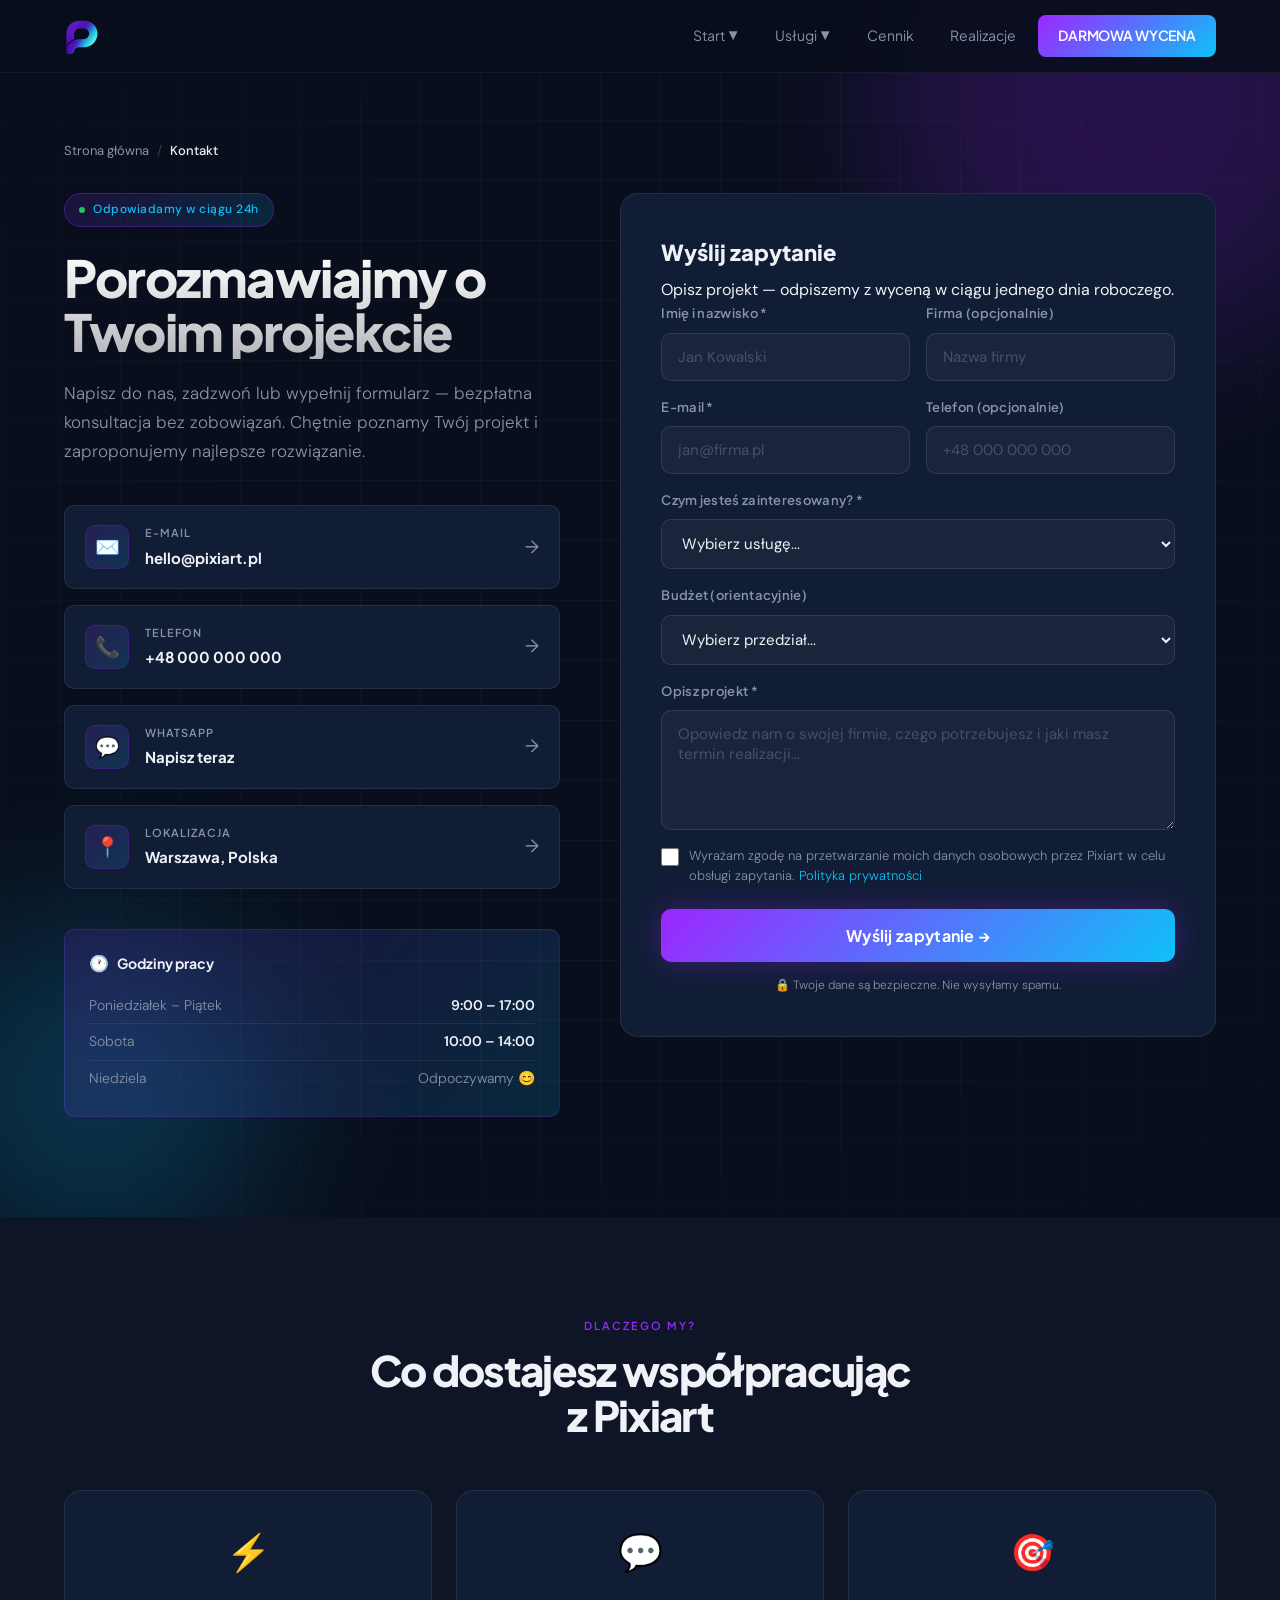
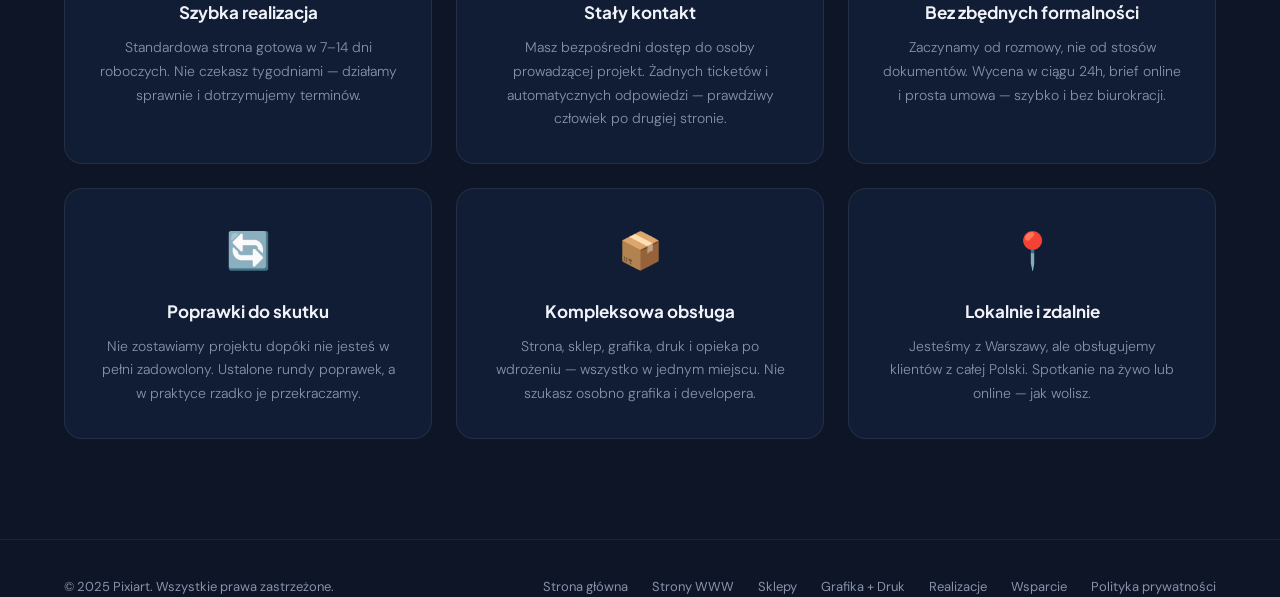
<file: kontakt.html>
<!DOCTYPE html>
<html lang="pl">
<head>
  <meta charset="UTF-8">
  <meta name="viewport" content="width=device-width, initial-scale=1.0">
  <meta name="description" content="Kontakt — Pixiart. Skontaktuj się z nami, umów bezpłatną konsultację lub wyślij zapytanie o projekt. Odpowiadamy w ciągu 24 godzin.">
  <title>Kontakt — Pixiart</title>
   <link rel="stylesheet" href="style.css">
 
</head>
<body>

<nav class="nav" id="nav">
  <div class="nav__inner">
        <a href="#" class="logo">
            <img src="images/sygnet.png" alt="Pixiart Logo">
        </a>
    <ul class="nav__menu">
      <li class="nav__item">
        <a href="index.html" class="nav__link">Start <small>▼</small></a>
        <ul class="dropdown-menu">
          <li><a href="index.html#oferta">Strony WWW</a></li>
          <li><a href="index.html#sklepy">Sklepy Online</a></li>
          <li><a href="index.html#portfolio">Portfolio</a></li>
          <li><a href="index.html#komunikacja">Grafika + Druk</a></li>
          <li><a href="index.html#opinie">Opinie</a></li>
          <li><a href="index.html#faq">Najczęstsze pytania</a></li>
          <li><a href="index.html#wsparcie">Opieka po wdrożeniu</a></li>
        </ul>
      </li>

      <li class="nav__item">
        <a href="#" class="nav__link">Usługi <small>▼</small></a>
        <ul class="dropdown-menu">
          <li><a href="strony.html">Projektowanie Stron</a></li>
          <li><a href="sklepy.html">Sklepy E-commerce</a></li>
          <li><a href="identyfikacja.html">Grafika + Druk </a></li>
        </ul>
      </li>

     <li><a href="cennik.html" class="nav__link">Cennik</a></li>
      <li><a href="realizacje.html" class="nav__link">Realizacje</a></li>
      <li><a href="kontakt.html" class="nav__link nav__cta">DARMOWA WYCENA</a></li>
    </ul>

    <button class="hamburger" id="hamburger" aria-label="Menu">
      <span></span><span></span><span></span>
    </button>
  </div>
</nav>
 
<!-- MOBILE MENU -->
<div class="mobile-menu" id="mobile-menu">
  <div style="padding: 20px; border-bottom: 1px solid rgba(255,255,255,0.1); margin-bottom: 10px;">
    <small style="color: var(--blue); text-transform: uppercase; letter-spacing: 1px;">Menu</small>
  </div>
  
  <a href="strony.html" class="mob-link">Strony WWW</a>
  <a href="sklepy.html" class="mob-link">Sklepy Online</a>
  <a href="identyfikacja.html" class="mob-link">Grafika + Druk</a>
  <a href="realizacje.html" class="mob-link">Realizacje</a>
  <a href="wsparcie.html" class="mob-link">Opieka i Wsparcie</a>
  <a href="#faq" class="mob-link">FAQ</a>
  
  <div style="margin-top: 20px; padding: 0 20px;">
    <a href="kontakt.html" class="mob-cta">KONTAKT →</a>
  </div>
</div>

<main>

<!-- HERO + FORMULARZ -->
<section class="hero">
  <div class="hero-orb hero-orb-1"></div>
  <div class="hero-orb hero-orb-2"></div>
  <div class="hero-grid"></div>
  <div class="container">
    <div class="breadcrumb">
      <a href="index.html">Strona główna</a>
      <span>/</span>
      <strong>Kontakt</strong>
    </div>

    <div class="contact-grid reveal">

      <!-- LEWA — INFO -->
      <div class="contact-info">
        <div style="display:inline-flex;align-items:center;gap:8px;background:var(--grad-soft);border:1px solid rgba(157,38,255,.3);padding:6px 14px;border-radius:20px;font-size:12px;font-weight:500;color:var(--blue);letter-spacing:.5px;margin-bottom:24px;">
          <span style="width:6px;height:6px;border-radius:50%;background:#22c55e;animation:pulse 2s infinite;display:block;"></span>
          Odpowiadamy w ciągu 24h
        </div>
        <h1>Porozmawiajmy o Twoim projekcie</h1>
        <p>Napisz do nas, zadzwoń lub wypełnij formularz — bezpłatna konsultacja bez zobowiązań. Chętnie poznamy Twój projekt i zaproponujemy najlepsze rozwiązanie.</p>

        <div class="contact-methods">
          <a href="mailto:hello@pixiart.pl" class="contact-method">
            <div class="cm-icon">✉️</div>
            <div class="cm-text">
              <div class="cm-label">E-mail</div>
              <div class="cm-value">hello@pixiart.pl</div>
            </div>
            <div class="cm-arrow">→</div>
          </a>
          <a href="tel:+48000000000" class="contact-method">
            <div class="cm-icon">📞</div>
            <div class="cm-text">
              <div class="cm-label">Telefon</div>
              <div class="cm-value">+48 000 000 000</div>
            </div>
            <div class="cm-arrow">→</div>
          </a>
          <a href="https://wa.me/48000000000" class="contact-method" target="_blank" rel="noopener">
            <div class="cm-icon">💬</div>
            <div class="cm-text">
              <div class="cm-label">WhatsApp</div>
              <div class="cm-value">Napisz teraz</div>
            </div>
            <div class="cm-arrow">→</div>
          </a>
          <a href="#" class="contact-method">
            <div class="cm-icon">📍</div>
            <div class="cm-text">
              <div class="cm-label">Lokalizacja</div>
              <div class="cm-value">Warszawa, Polska</div>
            </div>
            <div class="cm-arrow">→</div>
          </a>
        </div>

        <div class="hours-box">
          <h4>Godziny pracy</h4>
          <div class="hours-row"><span>Poniedziałek – Piątek</span><span>9:00 – 17:00</span></div>
          <div class="hours-row"><span>Sobota</span><span>10:00 – 14:00</span></div>
          <div class="hours-row"><span>Niedziela</span><span style="color:var(--muted);font-weight:300">Odpoczywamy 😊</span></div>
        </div>
      </div>

      <!-- PRAWA — FORMULARZ -->
      <div class="contact-form-wrap">
        <div id="form-content">
          <h3>Wyślij zapytanie</h3>
          <p>Opisz projekt — odpiszemy z wyceną w ciągu jednego dnia roboczego.</p>

          <div class="form-row">
            <div class="form-group">
              <label>Imię i nazwisko *</label>
              <input type="text" id="f-name" placeholder="Jan Kowalski">
            </div>
            <div class="form-group">
              <label>Firma (opcjonalnie)</label>
              <input type="text" id="f-company" placeholder="Nazwa firmy">
            </div>
          </div>

          <div class="form-row">
            <div class="form-group">
              <label>E-mail *</label>
              <input type="email" id="f-email" placeholder="jan@firma.pl">
            </div>
            <div class="form-group">
              <label>Telefon (opcjonalnie)</label>
              <input type="tel" id="f-phone" placeholder="+48 000 000 000">
            </div>
          </div>

          <div class="form-group">
            <label>Czym jesteś zainteresowany? *</label>
            <select id="f-service">
              <option value="" disabled selected>Wybierz usługę...</option>
              <option>Strona internetowa</option>
              <option>Sklep internetowy</option>
              <option>Identyfikacja wizualna / logo</option>
              <option>Grafika cyfrowa (social media)</option>
              <option>Materiały drukowane (DTP)</option>
              <option>Opieka po wdrożeniu (abonament)</option>
              <option>Kilka usług naraz</option>
              <option>Nie wiem jeszcze — chcę konsultację</option>
            </select>
          </div>

          <div class="form-group">
            <label>Budżet (orientacyjnie)</label>
            <select id="f-budget">
              <option value="" disabled selected>Wybierz przedział...</option>
              <option>do 1 000 zł</option>
              <option>1 000 – 3 000 zł</option>
              <option>3 000 – 6 000 zł</option>
              <option>6 000 – 15 000 zł</option>
              <option>powyżej 15 000 zł</option>
              <option>Abonament miesięczny</option>
            </select>
          </div>

          <div class="form-group">
            <label>Opisz projekt *</label>
            <textarea id="f-message" placeholder="Opowiedz nam o swojej firmie, czego potrzebujesz i jaki masz termin realizacji..."></textarea>
          </div>

          <div class="form-check">
            <input type="checkbox" id="f-rodo">
            <span>Wyrażam zgodę na przetwarzanie moich danych osobowych przez Pixiart w celu obsługi zapytania. <a href="#">Polityka prywatności</a></span>
          </div>

          <button class="btn-submit" onclick="submitForm()">Wyślij zapytanie →</button>
          <p class="form-note">🔒 Twoje dane są bezpieczne. Nie wysyłamy spamu.</p>
        </div>

        <!-- SUKCES -->
        <div class="form-success" id="form-success">
          <div class="success-icon">🎉</div>
          <h4>Wiadomość wysłana!</h4>
          <p>Dziękujemy za zapytanie. Odezwiemy się w ciągu <strong style="color:var(--blue)">jednego dnia roboczego</strong> z propozycją i wyceną.</p>
          <div style="margin-top:28px;padding:16px 20px;background:var(--grad-soft);border:1px solid rgba(157,38,255,.2);border-radius:10px;font-size:13px;color:var(--muted);line-height:1.6;">
            Sprawdź folder <strong style="color:var(--text)">Spam</strong> jeśli nie dostaniesz od nas wiadomości — czasem tam trafiamy 😊
          </div>
        </div>
      </div>

    </div>
  </div>
</section>

<!-- DLACZEGO WARTO -->
<section style="background:var(--bg2);">
  <div class="container">
    <div class="reveal" style="text-align:center;max-width:560px;margin:0 auto 0;">
      <div class="sec-label" style="text-align:center;">Dlaczego my?</div>
      <div class="sec-title" style="text-align:center;">Co dostajesz współpracując z Pixiart</div>
    </div>
    <div class="why-grid reveal">
      <div class="why-card">
        <div class="why-icon">⚡</div>
        <h4>Szybka realizacja</h4>
        <p>Standardowa strona gotowa w 7–14 dni roboczych. Nie czekasz tygodniami — działamy sprawnie i dotrzymujemy terminów.</p>
      </div>
      <div class="why-card">
        <div class="why-icon">💬</div>
        <h4>Stały kontakt</h4>
        <p>Masz bezpośredni dostęp do osoby prowadzącej projekt. Żadnych ticketów i automatycznych odpowiedzi — prawdziwy człowiek po drugiej stronie.</p>
      </div>
      <div class="why-card">
        <div class="why-icon">🎯</div>
        <h4>Bez zbędnych formalności</h4>
        <p>Zaczynamy od rozmowy, nie od stosów dokumentów. Wycena w ciągu 24h, brief online i prosta umowa — szybko i bez biurokracji.</p>
      </div>
      <div class="why-card">
        <div class="why-icon">🔄</div>
        <h4>Poprawki do skutku</h4>
        <p>Nie zostawiamy projektu dopóki nie jesteś w pełni zadowolony. Ustalone rundy poprawek, a w praktyce rzadko je przekraczamy.</p>
      </div>
      <div class="why-card">
        <div class="why-icon">📦</div>
        <h4>Kompleksowa obsługa</h4>
        <p>Strona, sklep, grafika, druk i opieka po wdrożeniu — wszystko w jednym miejscu. Nie szukasz osobno grafika i developera.</p>
      </div>
      <div class="why-card">
        <div class="why-icon">📍</div>
        <h4>Lokalnie i zdalnie</h4>
        <p>Jesteśmy z Warszawy, ale obsługujemy klientów z całej Polski. Spotkanie na żywo lub online — jak wolisz.</p>
      </div>
    </div>
  </div>
</section>

</main>

<footer>
  <div class="container">
    <div class="footer-inner">
      <div class="footer-copy">© 2025 Pixiart. Wszystkie prawa zastrzeżone.</div>
      <div class="footer-links">
        <a href="index.html">Strona główna</a>
        <a href="strony.html">Strony WWW</a>
        <a href="sklepy.html">Sklepy</a>
        <a href="identyfikacja.html">Grafika + Druk</a>
        <a href="realizacje.html">Realizacje</a>
        <a href="wsparcie.html">Wsparcie</a>
        <a href="#">Polityka prywatności</a>
      </div>
    </div>
  </div>
</footer>
<script type="module" src="app.js"></script>

</body>
</html>
</file>
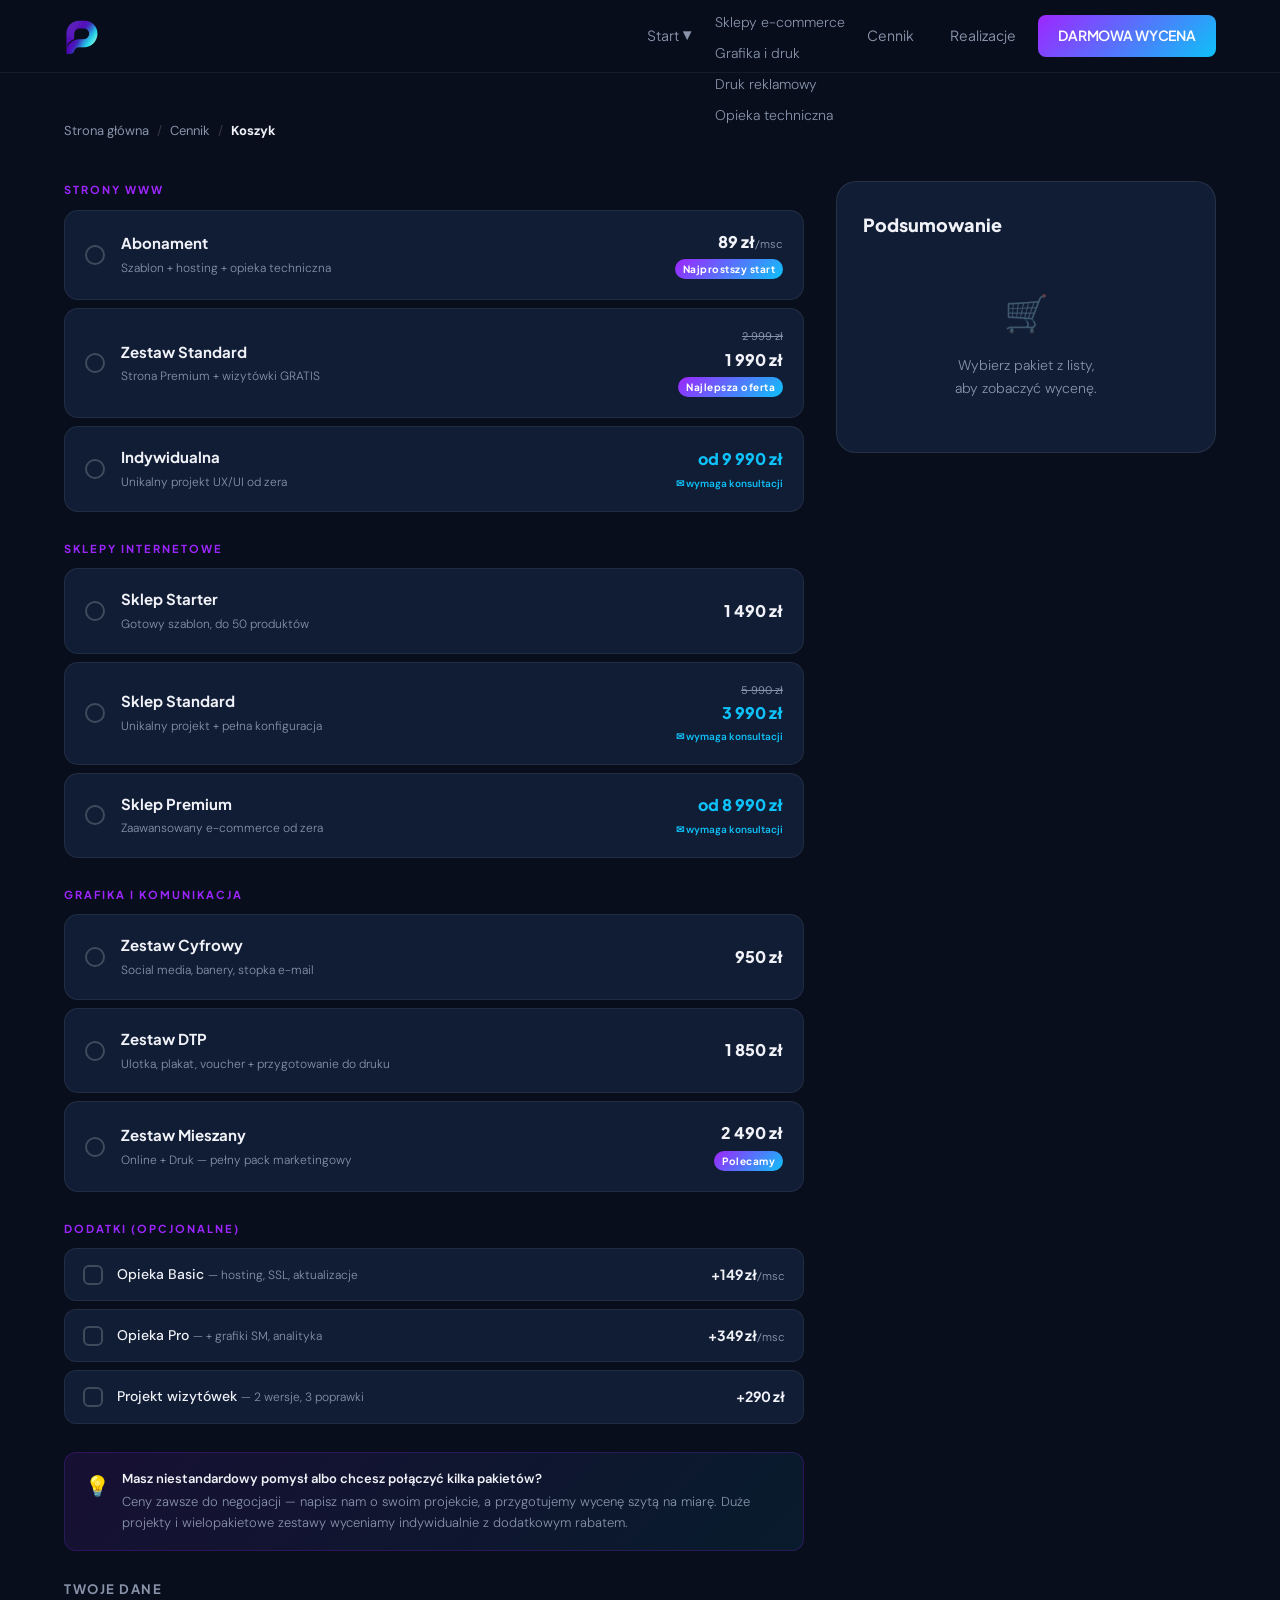
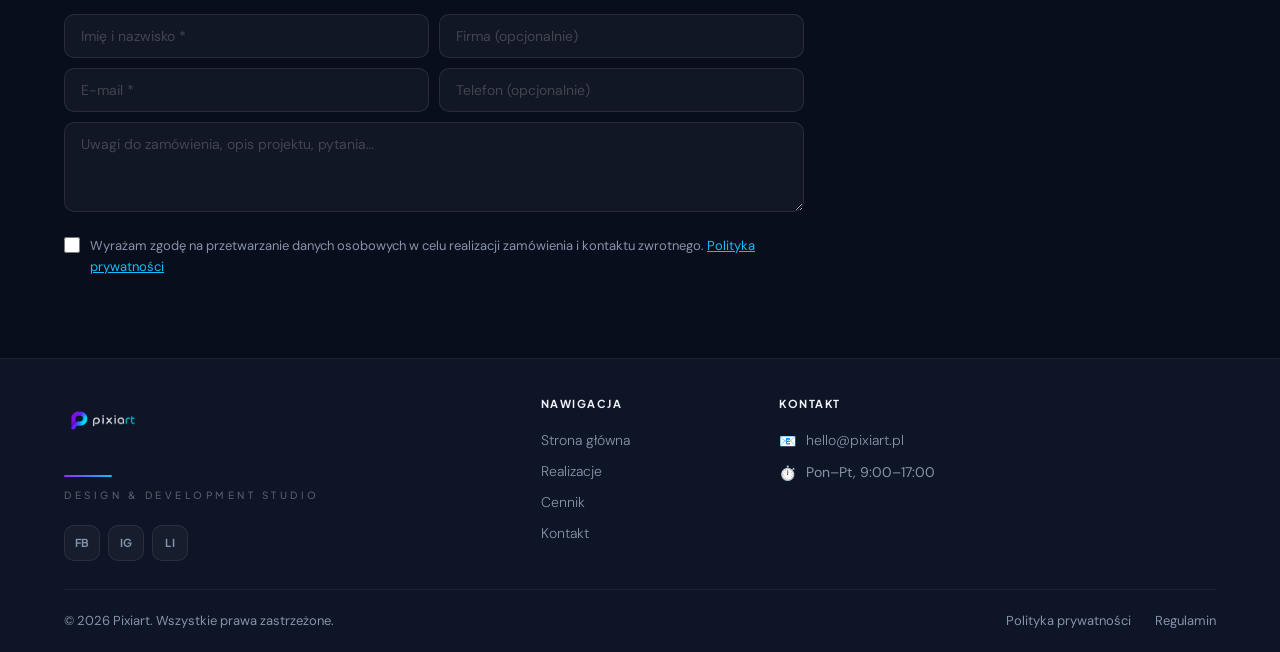
<file: kosz.html>
<!DOCTYPE html>
<html lang="pl">
<head>
  <meta charset="UTF-8">
  <meta name="viewport" content="width=device-width, initial-scale=1.0">
  <title>Koszyk — Pixiart</title>
  <meta name="description" content="Zamów pakiet Pixiart — strony WWW, sklepy internetowe i grafika.">
  <link rel="stylesheet" href="style.css">
  <style>
    /* ── KOSZYK PAGE ── */
    .cart-page { padding: 120px 0 80px; min-height: 100vh; }

    .cart-breadcrumb {
      display: flex; align-items: center; gap: 8px;
      font-size: 13px; color: var(--muted); margin-bottom: 40px; flex-wrap: wrap;
    }
    .cart-breadcrumb a { color: var(--muted); text-decoration: none; transition: .2s; }
    .cart-breadcrumb a:hover { color: var(--blue); }
    .cart-breadcrumb span { color: rgba(255,255,255,.18); }

    .cart-layout {
      display: grid;
      grid-template-columns: 1fr 380px;
      gap: 32px;
      align-items: start;
    }

    /* ── PAKIETY DO WYBORU ── */
    .cart-packages-title {
      font-family: var(--font-heading);
      font-size: 13px; font-weight: var(--fw-bold);
      letter-spacing: 1.5px; text-transform: uppercase;
      color: var(--muted); margin-bottom: 16px;
    }

    .package-group { margin-bottom: 28px; }
    .package-group-label {
      font-size: 11px; letter-spacing: 2px; font-weight: var(--fw-bold);
      color: var(--accent); text-transform: uppercase;
      margin-bottom: 10px; font-family: var(--font-ui);
    }

    .package-row {
      display: flex; align-items: center; gap: 16px;
      background: var(--surface);
      border: 1.5px solid rgba(255,255,255,.07);
      border-radius: 14px; padding: 18px 20px;
      cursor: pointer; transition: .25s; margin-bottom: 8px;
      position: relative; user-select: none;
    }
    .package-row:hover { border-color: rgba(157,38,255,.35); background: rgba(157,38,255,.04); }
    .package-row.selected { border-color: var(--accent); background: rgba(157,38,255,.07); }
    .package-row.contact-only { cursor: pointer; }
    .package-row.contact-only:hover { border-color: rgba(14,193,248,.35); background: rgba(14,193,248,.04); }

    .pkg-radio {
      width: 20px; height: 20px; border-radius: 50%;
      border: 2px solid rgba(255,255,255,.2); flex-shrink: 0;
      display: flex; align-items: center; justify-content: center;
      transition: .2s;
    }
    .package-row.selected .pkg-radio { border-color: var(--accent); background: var(--accent); }
    .pkg-radio-dot {
      width: 8px; height: 8px; border-radius: 50%;
      background: #fff; opacity: 0; transition: .2s;
    }
    .package-row.selected .pkg-radio-dot { opacity: 1; }

    .pkg-info { flex: 1; }
    .pkg-name {
      font-family: var(--font-heading); font-size: 15px; font-weight: var(--fw-bold);
      color: var(--text); margin-bottom: 3px;
    }
    .pkg-desc { font-size: 12px; color: var(--muted); font-weight: var(--fw-light); }

    .pkg-right { text-align: right; flex-shrink: 0; }
    .pkg-price {
      font-family: var(--font-heading); font-size: 16px; font-weight: var(--fw-black);
      color: var(--text); white-space: nowrap;
    }
    .pkg-price-old {
      font-size: 11px; color: var(--muted); text-decoration: line-through;
      display: block; font-weight: var(--fw-regular); margin-bottom: 1px;
    }
    .pkg-badge {
      display: inline-block; font-size: 10px; font-weight: var(--fw-bold);
      letter-spacing: .5px; padding: 2px 8px; border-radius: 20px;
      background: var(--grad); color: #fff; margin-top: 3px;
      font-family: var(--font-ui);
    }
    .pkg-badge--contact {
      background: none; border: 1px solid rgba(14,193,248,.4);
      color: var(--blue);
    }
    .pkg-tag-contact {
      font-size: 10px; color: var(--blue); font-weight: var(--fw-semi);
      display: flex; align-items: center; gap: 4px; margin-top: 3px;
    }

    /* ── ADDON ── */
    .addon-row {
      display: flex; align-items: center; gap: 14px;
      background: var(--surface); border: 1.5px solid rgba(255,255,255,.07);
      border-radius: 12px; padding: 14px 18px; cursor: pointer;
      transition: .25s; margin-bottom: 8px; user-select: none;
    }
    .addon-row:hover { border-color: rgba(157,38,255,.25); }
    .addon-row.checked { border-color: rgba(157,38,255,.4); background: rgba(157,38,255,.05); }
    .addon-check {
      width: 20px; height: 20px; border-radius: 6px; flex-shrink: 0;
      border: 2px solid rgba(255,255,255,.2); display: flex; align-items: center;
      justify-content: center; transition: .2s;
    }
    .addon-row.checked .addon-check { background: var(--accent); border-color: var(--accent); }
    .addon-checkmark { font-size: 11px; color: #fff; opacity: 0; transition: .2s; }
    .addon-row.checked .addon-checkmark { opacity: 1; }
    .addon-name { flex: 1; font-size: 14px; font-weight: var(--fw-medium); color: var(--text); }
    .addon-price { font-size: 14px; font-weight: var(--fw-bold); color: var(--text); font-family: var(--font-heading); }

    /* ── FORMULARZ ── */
    .cart-form-section { margin-top: 28px; }
    .cart-form-title {
      font-family: var(--font-heading); font-size: 13px; font-weight: var(--fw-bold);
      letter-spacing: 1.5px; text-transform: uppercase; color: var(--muted); margin-bottom: 14px;
    }
    .cart-input {
      width: 100%; background: rgba(255,255,255,.04);
      border: 1.5px solid rgba(255,255,255,.09); border-radius: 10px;
      padding: 12px 16px; color: var(--text); font-family: var(--font-body);
      font-size: 14px; transition: .2s; outline: none; margin-bottom: 10px;
    }
    .cart-input::placeholder { color: rgba(255,255,255,.2); }
    .cart-input:focus { border-color: rgba(157,38,255,.5); background: rgba(157,38,255,.04); }
    .cart-input-row { display: grid; grid-template-columns: 1fr 1fr; gap: 10px; }
    .cart-textarea { resize: vertical; min-height: 90px; }

    /* ── NEGOCJACJA baner ── */
    .negoc-banner {
      background: linear-gradient(135deg, rgba(157,38,255,.1), rgba(14,193,248,.08));
      border: 1px solid rgba(157,38,255,.2);
      border-radius: 12px; padding: 16px 20px;
      margin-top: 20px; display: flex; gap: 12px; align-items: flex-start;
    }
    .negoc-icon { font-size: 20px; flex-shrink: 0; margin-top: 1px; }
    .negoc-text { font-size: 13px; color: var(--muted); font-weight: var(--fw-light); line-height: 1.6; }
    .negoc-text strong { color: var(--text); font-weight: var(--fw-semi); display: block; margin-bottom: 3px; }

    /* ── PODSUMOWANIE ── */
    .cart-summary {
      background: var(--surface);
      border: 1.5px solid rgba(255,255,255,.09);
      border-radius: 20px; padding: 28px 26px;
      position: sticky; top: 100px;
    }
    .summary-title-bar {
      font-family: var(--font-heading); font-size: 18px; font-weight: var(--fw-black);
      margin-bottom: 20px; color: var(--text);
    }

    .summary-line {
      display: flex; justify-content: space-between; align-items: center;
      font-size: 14px; color: var(--muted); padding: 9px 0;
      border-bottom: 1px solid rgba(255,255,255,.05);
    }
    .summary-line:last-of-type { border-bottom: none; }
    .summary-line span:last-child { font-weight: var(--fw-semi); color: var(--text); }
    .summary-line.addon-line { color: var(--muted); font-size: 13px; }
    .summary-line.addon-line span:last-child { color: var(--muted); }

    .summary-divider { height: 1px; background: rgba(255,255,255,.08); margin: 12px 0; }

    .summary-total {
      display: flex; justify-content: space-between; align-items: baseline;
      margin: 14px 0 20px;
    }
    .summary-total-label { font-size: 14px; color: var(--muted); }
    .summary-total-price {
      font-family: var(--font-heading); font-size: 30px; font-weight: var(--fw-black);
      background: var(--grad); -webkit-background-clip: text; -webkit-text-fill-color: transparent;
    }
    .summary-period { font-size: 13px; color: var(--muted); font-weight: var(--fw-regular); }

    .summary-empty {
      text-align: center; padding: 24px 0;
      color: var(--muted); font-size: 14px; font-weight: var(--fw-light);
    }
    .summary-empty-icon { font-size: 36px; margin-bottom: 10px; opacity: .4; }

    /* CTA button */
    .btn-cart-cta {
      width: 100%; padding: 15px; border-radius: 12px;
      background: var(--grad); color: #fff; font-family: var(--font-heading);
      font-size: 16px; font-weight: var(--fw-bold); border: none; cursor: pointer;
      transition: .25s; box-shadow: 0 0 30px rgba(157,38,255,.3);
      letter-spacing: -.01em;
    }
    .btn-cart-cta:hover { transform: translateY(-2px); box-shadow: 0 0 50px rgba(157,38,255,.5); }
    .btn-cart-cta:disabled { opacity: .4; transform: none; cursor: not-allowed; box-shadow: none; }

    .btn-cart-contact {
      width: 100%; padding: 14px; border-radius: 12px;
      border: 1.5px solid rgba(14,193,248,.4); color: var(--blue);
      background: none; font-family: var(--font-heading);
      font-size: 15px; font-weight: var(--fw-semi); cursor: pointer; transition: .25s;
    }
    .btn-cart-contact:hover { background: rgba(14,193,248,.06); border-color: var(--blue); }

    .summary-note { font-size: 11px; color: var(--muted); text-align: center; margin-top: 12px; font-weight: var(--fw-light); }

    /* ── SUCCESS STATE ── */
    .cart-success { display: none; text-align: center; padding: 60px 20px; }
    .cart-success-icon { font-size: 64px; margin-bottom: 20px; }
    .cart-success h2 { font-family: var(--font-heading); font-size: 28px; font-weight: var(--fw-black); margin-bottom: 10px; }
    .cart-success p { color: var(--muted); font-size: 16px; font-weight: var(--fw-light); max-width: 400px; margin: 0 auto 28px; line-height: 1.7; }

    /* ── RESPONSIVE ── */
    @media(max-width: 900px) {
      .cart-layout { grid-template-columns: 1fr; }
      .cart-summary { position: static; }
    }
    @media(max-width: 560px) {
      .cart-input-row { grid-template-columns: 1fr; }
    }
  </style>
</head>
<body>

<!-- NAV (identyczna jak na innych podstronach) -->
<nav class="nav" id="nav">
  <div class="nav__inner">
    <a href="index.html" class="logo">
      <img src="images/sygnet.png" alt="Pixiart Logo">
    </a>
    <ul class="nav__menu">
      <li class="nav__item">
        <a href="index.html" class="nav__link">Start <small>▼</small></a>
        <ul class="dropdown-menu">
          <li><a href="index.html#oferta">Strony WWW</a></li>
          <li><a href="index.html#sklepy">Sklepy Online</a></li>
          <li><a href="index.html#portfolio">Portfolio</a></li>
          <li><a href="index.html#komunikacja">Grafika + Druk</a></li>
          <li><a href="index.html#opinie">Opinie</a></li>
          <li><a href="index.html#faq">Najczęstsze pytania</a></li>
        </ul>
      </li>
      <li class="nav__item">
        <a href="#" class="nav__link">Usługi <small>▼</small></a>
        <ul class="footer-nav">
          <li><a href="strony.html">Strony internetowe</a></li>
          <li><a href="sklepy.html">Sklepy e-commerce</a></li>
          <li><a href="identyfikacja.html">Grafika i druk</a></li>
          <li><a href="druk.html">Druk reklamowy</a></li>
          <li><a href="wsparcie.html">Opieka techniczna</a></li>
        </ul>
      </li>
      <li><a href="cennik.html" class="nav__link">Cennik</a></li>
      <li><a href="realizacje.html" class="nav__link">Realizacje</a></li>
      <li><a href="kontakt.html" class="nav__link nav__cta">DARMOWA WYCENA</a></li>
    </ul>
    <button class="hamburger" id="hamburger" aria-label="Menu">
      <span></span><span></span><span></span>
    </button>
  </div>
</nav>

<div class="mobile-menu" id="mobile-menu">
  <div class="mobile-menu__header"><small class="mobile-menu__label">Menu</small></div>
  <a href="strony.html" class="mob-link">Strony WWW</a>
  <a href="sklepy.html" class="mob-link">Sklepy Online</a>
  <a href="identyfikacja.html" class="mob-link">Grafika + Druk</a>
  <a href="realizacje.html" class="mob-link">Realizacje</a>
  <a href="kontakt.html" class="mob-link">Kontakt</a>
  <div class="mobile-menu__cta-wrap">
    <a href="kontakt.html" class="mob-cta">KONTAKT →</a>
  </div>
</div>

<main>
<section class="cart-page">
  <div class="container">

    <!-- BREADCRUMB -->
    <div class="cart-breadcrumb">
      <a href="index.html">Strona główna</a>
      <span>/</span>
      <a href="cennik.html">Cennik</a>
      <span>/</span>
      <strong style="color:var(--text)">Koszyk</strong>
    </div>

    <!-- SUCCESS STATE -->
    <div class="cart-success" id="cartSuccess">
      <div class="cart-success-icon">🎉</div>
      <h2>Zamówienie przyjęte!</h2>
      <p>Dziękujemy. Skontaktujemy się z Tobą w ciągu 24 godzin roboczych, aby omówić szczegóły i potwierdzić zamówienie.</p>
      <a href="index.html" class="btn-primary">Wróć na stronę główną →</a>
    </div>

    <!-- GŁÓWNY WIDOK -->
    <div id="cartMain">
      <div class="cart-layout">

        <!-- LEWA: wybór pakietów + formularz -->
        <div>

          <!-- PAKIETY WWW -->
          <div class="package-group">
            <div class="package-group-label">Strony WWW</div>

            <div class="package-row" data-id="abonament" data-name="Abonament WWW" data-price="89" data-period="/msc" data-type="order" onclick="selectPackage(this)">
              <div class="pkg-radio"><div class="pkg-radio-dot"></div></div>
              <div class="pkg-info">
                <div class="pkg-name">Abonament</div>
                <div class="pkg-desc">Szablon + hosting + opieka techniczna</div>
              </div>
              <div class="pkg-right">
                <div class="pkg-price">89 zł<span style="font-size:11px;font-weight:400;color:var(--muted)">/msc</span></div>
                <div class="pkg-badge">Najprostszy start</div>
              </div>
            </div>

            <div class="package-row" data-id="standard-www" data-name="Zestaw Standard WWW" data-price="1990" data-period="" data-type="order" onclick="selectPackage(this)">
              <div class="pkg-radio"><div class="pkg-radio-dot"></div></div>
              <div class="pkg-info">
                <div class="pkg-name">Zestaw Standard</div>
                <div class="pkg-desc">Strona Premium + wizytówki GRATIS</div>
              </div>
              <div class="pkg-right">
                <div class="pkg-price-old">2 999 zł</div>
                <div class="pkg-price">1 990 zł</div>
                <div class="pkg-badge">Najlepsza oferta</div>
              </div>
            </div>

            <div class="package-row contact-only" data-id="indyw-www" data-name="Strona Indywidualna" data-price="0" data-type="contact" onclick="selectPackage(this)">
              <div class="pkg-radio"><div class="pkg-radio-dot"></div></div>
              <div class="pkg-info">
                <div class="pkg-name">Indywidualna</div>
                <div class="pkg-desc">Unikalny projekt UX/UI od zera</div>
              </div>
              <div class="pkg-right">
                <div class="pkg-price" style="color:var(--blue)">od 9 990 zł</div>
                <div class="pkg-tag-contact">✉ wymaga konsultacji</div>
              </div>
            </div>
          </div>

          <!-- PAKIETY SKLEPY -->
          <div class="package-group">
            <div class="package-group-label">Sklepy internetowe</div>

            <div class="package-row" data-id="sklep-starter" data-name="Sklep Starter" data-price="1490" data-period="" data-type="order" onclick="selectPackage(this)">
              <div class="pkg-radio"><div class="pkg-radio-dot"></div></div>
              <div class="pkg-info">
                <div class="pkg-name">Sklep Starter</div>
                <div class="pkg-desc">Gotowy szablon, do 50 produktów</div>
              </div>
              <div class="pkg-right">
                <div class="pkg-price">1 490 zł</div>
              </div>
            </div>

            <div class="package-row contact-only" data-id="sklep-standard" data-name="Sklep Standard" data-price="0" data-type="contact" onclick="selectPackage(this)">
              <div class="pkg-radio"><div class="pkg-radio-dot"></div></div>
              <div class="pkg-info">
                <div class="pkg-name">Sklep Standard</div>
                <div class="pkg-desc">Unikalny projekt + pełna konfiguracja</div>
              </div>
              <div class="pkg-right">
                <div class="pkg-price-old">5 990 zł</div>
                <div class="pkg-price" style="color:var(--blue)">3 990 zł</div>
                <div class="pkg-tag-contact">✉ wymaga konsultacji</div>
              </div>
            </div>

            <div class="package-row contact-only" data-id="sklep-premium" data-name="Sklep Premium" data-price="0" data-type="contact" onclick="selectPackage(this)">
              <div class="pkg-radio"><div class="pkg-radio-dot"></div></div>
              <div class="pkg-info">
                <div class="pkg-name">Sklep Premium</div>
                <div class="pkg-desc">Zaawansowany e-commerce od zera</div>
              </div>
              <div class="pkg-right">
                <div class="pkg-price" style="color:var(--blue)">od 8 990 zł</div>
                <div class="pkg-tag-contact">✉ wymaga konsultacji</div>
              </div>
            </div>
          </div>

          <!-- PAKIETY GRAFICZNE -->
          <div class="package-group">
            <div class="package-group-label">Grafika i komunikacja</div>

            <div class="package-row" data-id="grafika-cyfrowy" data-name="Zestaw Cyfrowy" data-price="950" data-period="" data-type="order" onclick="selectPackage(this)">
              <div class="pkg-radio"><div class="pkg-radio-dot"></div></div>
              <div class="pkg-info">
                <div class="pkg-name">Zestaw Cyfrowy</div>
                <div class="pkg-desc">Social media, banery, stopka e-mail</div>
              </div>
              <div class="pkg-right">
                <div class="pkg-price">950 zł</div>
              </div>
            </div>

            <div class="package-row" data-id="grafika-dtp" data-name="Zestaw DTP" data-price="1850" data-period="" data-type="order" onclick="selectPackage(this)">
              <div class="pkg-radio"><div class="pkg-radio-dot"></div></div>
              <div class="pkg-info">
                <div class="pkg-name">Zestaw DTP</div>
                <div class="pkg-desc">Ulotka, plakat, voucher + przygotowanie do druku</div>
              </div>
              <div class="pkg-right">
                <div class="pkg-price">1 850 zł</div>
              </div>
            </div>

            <div class="package-row" data-id="grafika-mix" data-name="Zestaw Mieszany" data-price="2490" data-period="" data-type="order" onclick="selectPackage(this)">
              <div class="pkg-radio"><div class="pkg-radio-dot"></div></div>
              <div class="pkg-info">
                <div class="pkg-name">Zestaw Mieszany</div>
                <div class="pkg-desc">Online + Druk — pełny pack marketingowy</div>
              </div>
              <div class="pkg-right">
                <div class="pkg-price">2 490 zł</div>
                <div class="pkg-badge">Polecamy</div>
              </div>
            </div>
          </div>

          <!-- DODATKI -->
          <div class="package-group">
            <div class="package-group-label">Dodatki (opcjonalne)</div>

            <div class="addon-row" data-addon-id="opieka-basic" data-addon-name="Opieka Basic" data-addon-price="149" data-addon-period="/msc" onclick="toggleAddon(this)">
              <div class="addon-check"><div class="addon-checkmark">✓</div></div>
              <div class="addon-name">Opieka Basic <span style="font-size:12px;color:var(--muted);font-weight:300">— hosting, SSL, aktualizacje</span></div>
              <div class="addon-price">+149 zł<span style="font-size:11px;font-weight:400;color:var(--muted)">/msc</span></div>
            </div>

            <div class="addon-row" data-addon-id="opieka-pro" data-addon-name="Opieka Pro" data-addon-price="349" data-addon-period="/msc" onclick="toggleAddon(this)">
              <div class="addon-check"><div class="addon-checkmark">✓</div></div>
              <div class="addon-name">Opieka Pro <span style="font-size:12px;color:var(--muted);font-weight:300">— + grafiki SM, analityka</span></div>
              <div class="addon-price">+349 zł<span style="font-size:11px;font-weight:400;color:var(--muted)">/msc</span></div>
            </div>

            <div class="addon-row" data-addon-id="wizytowki" data-addon-name="Projekt wizytówek" data-addon-price="290" data-addon-period="" onclick="toggleAddon(this)">
              <div class="addon-check"><div class="addon-checkmark">✓</div></div>
              <div class="addon-name">Projekt wizytówek <span style="font-size:12px;color:var(--muted);font-weight:300">— 2 wersje, 3 poprawki</span></div>
              <div class="addon-price">+290 zł</div>
            </div>
          </div>

          <!-- BANER NEGOCJACYJNY -->
          <div class="negoc-banner">
            <div class="negoc-icon">💡</div>
            <div class="negoc-text">
              <strong>Masz niestandardowy pomysł albo chcesz połączyć kilka pakietów?</strong>
              Ceny zawsze do negocjacji — napisz nam o swoim projekcie, a przygotujemy wycenę szytą na miarę. Duże projekty i wielopakietowe zestawy wyceniamy indywidualnie z dodatkowym rabatem.
            </div>
          </div>

          <!-- FORMULARZ DANYCH -->
          <div class="cart-form-section" id="formSection">
            <div class="cart-form-title">Twoje dane</div>
            <div class="cart-input-row">
              <input class="cart-input" id="c-name" type="text" placeholder="Imię i nazwisko *">
              <input class="cart-input" id="c-company" type="text" placeholder="Firma (opcjonalnie)">
            </div>
            <div class="cart-input-row">
              <input class="cart-input" id="c-email" type="email" placeholder="E-mail *">
              <input class="cart-input" id="c-phone" type="tel" placeholder="Telefon (opcjonalnie)">
            </div>
            <textarea class="cart-input cart-textarea" id="c-notes" placeholder="Uwagi do zamówienia, opis projektu, pytania…"></textarea>
            <label style="display:flex;align-items:flex-start;gap:10px;font-size:13px;color:var(--muted);cursor:pointer;margin-top:4px">
              <input type="checkbox" id="c-rodo" style="accent-color:var(--accent);width:16px;height:16px;flex-shrink:0;margin-top:2px">
              <span>Wyrażam zgodę na przetwarzanie danych osobowych w celu realizacji zamówienia i kontaktu zwrotnego. <a href="#" style="color:var(--blue)">Polityka prywatności</a></span>
            </label>
            <div id="cartError" style="display:none;color:#f87171;font-size:13px;margin-top:10px;padding:10px 14px;background:rgba(248,113,113,.08);border-radius:8px;border:1px solid rgba(248,113,113,.25)"></div>
          </div>

        </div>

        <!-- PRAWA: podsumowanie -->
        <div>
          <div class="cart-summary">
            <div class="summary-title-bar">Podsumowanie</div>

            <!-- PUSTY STAN -->
            <div id="summaryEmpty">
              <div class="summary-empty">
                <div class="summary-empty-icon">🛒</div>
                <div>Wybierz pakiet z listy,<br>aby zobaczyć wycenę.</div>
              </div>
            </div>

            <!-- WYPEŁNIONY STAN -->
            <div id="summaryFilled" style="display:none">
              <div id="summaryLines"></div>
              <div class="summary-divider"></div>
              <div class="summary-total">
                <div class="summary-total-label">Łącznie</div>
                <div>
                  <div class="summary-total-price" id="summaryTotal">—</div>
                  <div class="summary-period" id="summaryPeriod"></div>
                </div>
              </div>

              <button class="btn-cart-cta" id="btnOrder" onclick="submitOrder()" style="display:none">
                Wyślij zamówienie →
              </button>
              <button class="btn-cart-contact" id="btnContact" onclick="submitContact()" style="display:none">
                Umów bezpłatną konsultację →
              </button>

              <p class="summary-note" id="summaryNote"></p>
            </div>

          </div>
        </div>

      </div><!-- /cart-layout -->
    </div><!-- /cartMain -->

  </div>
</section>
</main>

<!-- FOOTER -->
<footer>
  <div class="container">
    <div class="footer-top">
      <div class="footer-col footer-col--brand">
        <img src="images/logo.png" alt="Pixiart" class="footer-logo">
        <div class="footer-badge">Design &amp; Development Studio</div>
        <div class="footer-socials">
          <a href="#" class="footer-social" aria-label="Facebook">FB</a>
          <a href="#" class="footer-social" aria-label="Instagram">IG</a>
          <a href="#" class="footer-social" aria-label="LinkedIn">LI</a>
        </div>
      </div>
      <div class="footer-col">
        <div class="footer-col__title">Nawigacja</div>
        <ul class="footer-nav">
          <li><a href="index.html">Strona główna</a></li>
          <li><a href="realizacje.html">Realizacje</a></li>
          <li><a href="cennik.html">Cennik</a></li>
          <li><a href="kontakt.html">Kontakt</a></li>
        </ul>
      </div>
      <div class="footer-col">
        <div class="footer-col__title">Kontakt</div>
        <ul class="footer-nav footer-nav--contact">
          <li><span>📧</span><a href="mailto:hello@pixiart.pl">hello@pixiart.pl</a></li>
          <li><span>⏱️</span><span>Pon–Pt, 9:00–17:00</span></li>
        </ul>
      </div>
    </div>
    <div class="footer-bottom">
      <div class="footer-copy">© 2026 Pixiart. Wszystkie prawa zastrzeżone.</div>
      <div class="footer-links">
        <a href="#">Polityka prywatności</a>
        <a href="#">Regulamin</a>
      </div>
    </div>
  </div>
</footer>

<script type="module" src="app.js"></script>
<script>
/* ── STATE ── */
let selectedPackage = null;
const addons = {};

/* ── SELECT PACKAGE ── */
function selectPackage(row) {
  document.querySelectorAll('.package-row').forEach(r => r.classList.remove('selected'));
  row.classList.add('selected');
  selectedPackage = {
    id:     row.dataset.id,
    name:   row.dataset.name,
    price:  parseInt(row.dataset.price),
    period: row.dataset.period || '',
    type:   row.dataset.type
  };
  updateSummary();
}

/* ── TOGGLE ADDON ── */
function toggleAddon(row) {
  row.classList.toggle('checked');
  const id = row.dataset.addonId;
  if (row.classList.contains('checked')) {
    addons[id] = {
      name:   row.dataset.addonName,
      price:  parseInt(row.dataset.addonPrice),
      period: row.dataset.addonPeriod || ''
    };
  } else {
    delete addons[id];
  }
  updateSummary();
}

/* ── UPDATE SUMMARY ── */
function updateSummary() {
  const empty  = document.getElementById('summaryEmpty');
  const filled = document.getElementById('summaryFilled');
  const lines  = document.getElementById('summaryLines');
  const totalEl   = document.getElementById('summaryTotal');
  const periodEl  = document.getElementById('summaryPeriod');
  const noteEl    = document.getElementById('summaryNote');
  const btnOrder   = document.getElementById('btnOrder');
  const btnContact = document.getElementById('btnContact');

  if (!selectedPackage) {
    empty.style.display = '';
    filled.style.display = 'none';
    return;
  }

  empty.style.display = 'none';
  filled.style.display = '';

  let html = '';
  let total = selectedPackage.price;

  html += `<div class="summary-line">
    <span>${selectedPackage.name}</span>
    <span>${selectedPackage.price > 0 ? formatPrice(selectedPackage.price) + (selectedPackage.period ? ' ' + selectedPackage.period : '') : 'wycena indywidualna'}</span>
  </div>`;

  Object.values(addons).forEach(a => {
    total += a.price;
    html += `<div class="summary-line addon-line">
      <span>+ ${a.name}</span>
      <span>+${formatPrice(a.price)}${a.period ? ' ' + a.period : ''}</span>
    </div>`;
  });

  lines.innerHTML = html;

  if (selectedPackage.type === 'contact') {
    totalEl.textContent = 'Wycena indywidualna';
    totalEl.style.fontSize = '18px';
    periodEl.textContent = 'Skontaktujemy się w 24h';
    btnOrder.style.display   = 'none';
    btnContact.style.display = '';
    noteEl.textContent = 'Bezpłatna konsultacja — bez zobowiązań.';
  } else {
    totalEl.style.fontSize = '30px';
    const hasMonthly = selectedPackage.period === '/msc' || Object.values(addons).some(a => a.period === '/msc');
    if (hasMonthly) {
      totalEl.textContent = formatPrice(total) + ' zł';
      periodEl.textContent = 'Cena może zawierać składniki miesięczne';
    } else {
      totalEl.textContent = formatPrice(total) + ' zł';
      periodEl.textContent = 'Płatność jednorazowa';
    }
    btnOrder.style.display   = '';
    btnContact.style.display = 'none';
    noteEl.textContent = 'Potwierdzimy zamówienie mailowo w 24h.';
  }
}

function formatPrice(n) {
  return n.toString().replace(/\B(?=(\d{3})+(?!\d))/g, ' ');
}

/* ── SUBMIT ORDER ── */
function submitOrder() {
  if (!validate()) return;
  showSuccess();
}

function submitContact() {
  if (!validate()) return;
  showSuccess();
}

function validate() {
  const name  = document.getElementById('c-name').value.trim();
  const email = document.getElementById('c-email').value.trim();
  const rodo  = document.getElementById('c-rodo').checked;
  const err   = document.getElementById('cartError');

  if (!selectedPackage) { showErr('Wybierz pakiet z listy.'); return false; }
  if (!name)            { showErr('Podaj imię i nazwisko.'); return false; }
  if (!email)           { showErr('Podaj adres e-mail.'); return false; }
  if (!rodo)            { showErr('Zaznacz zgodę na przetwarzanie danych.'); return false; }

  err.style.display = 'none';
  return true;
}

function showErr(msg) {
  const err = document.getElementById('cartError');
  err.textContent = msg;
  err.style.display = '';
  err.scrollIntoView({ behavior: 'smooth', block: 'nearest' });
}

function showSuccess() {
  document.getElementById('cartMain').style.display    = 'none';
  document.getElementById('cartSuccess').style.display = '';
  window.scrollTo({ top: 0, behavior: 'smooth' });
}

/* ── URL PARAM — auto-select from cennik ── */
(function() {
  const p = new URLSearchParams(window.location.search).get('pakiet');
  if (p) {
    const row = document.querySelector(`.package-row[data-id="${p}"]`);
    if (row) { row.scrollIntoView({ behavior: 'smooth', block: 'center' }); selectPackage(row); }
  }
})();
</script>

</body>
</html>
</file>
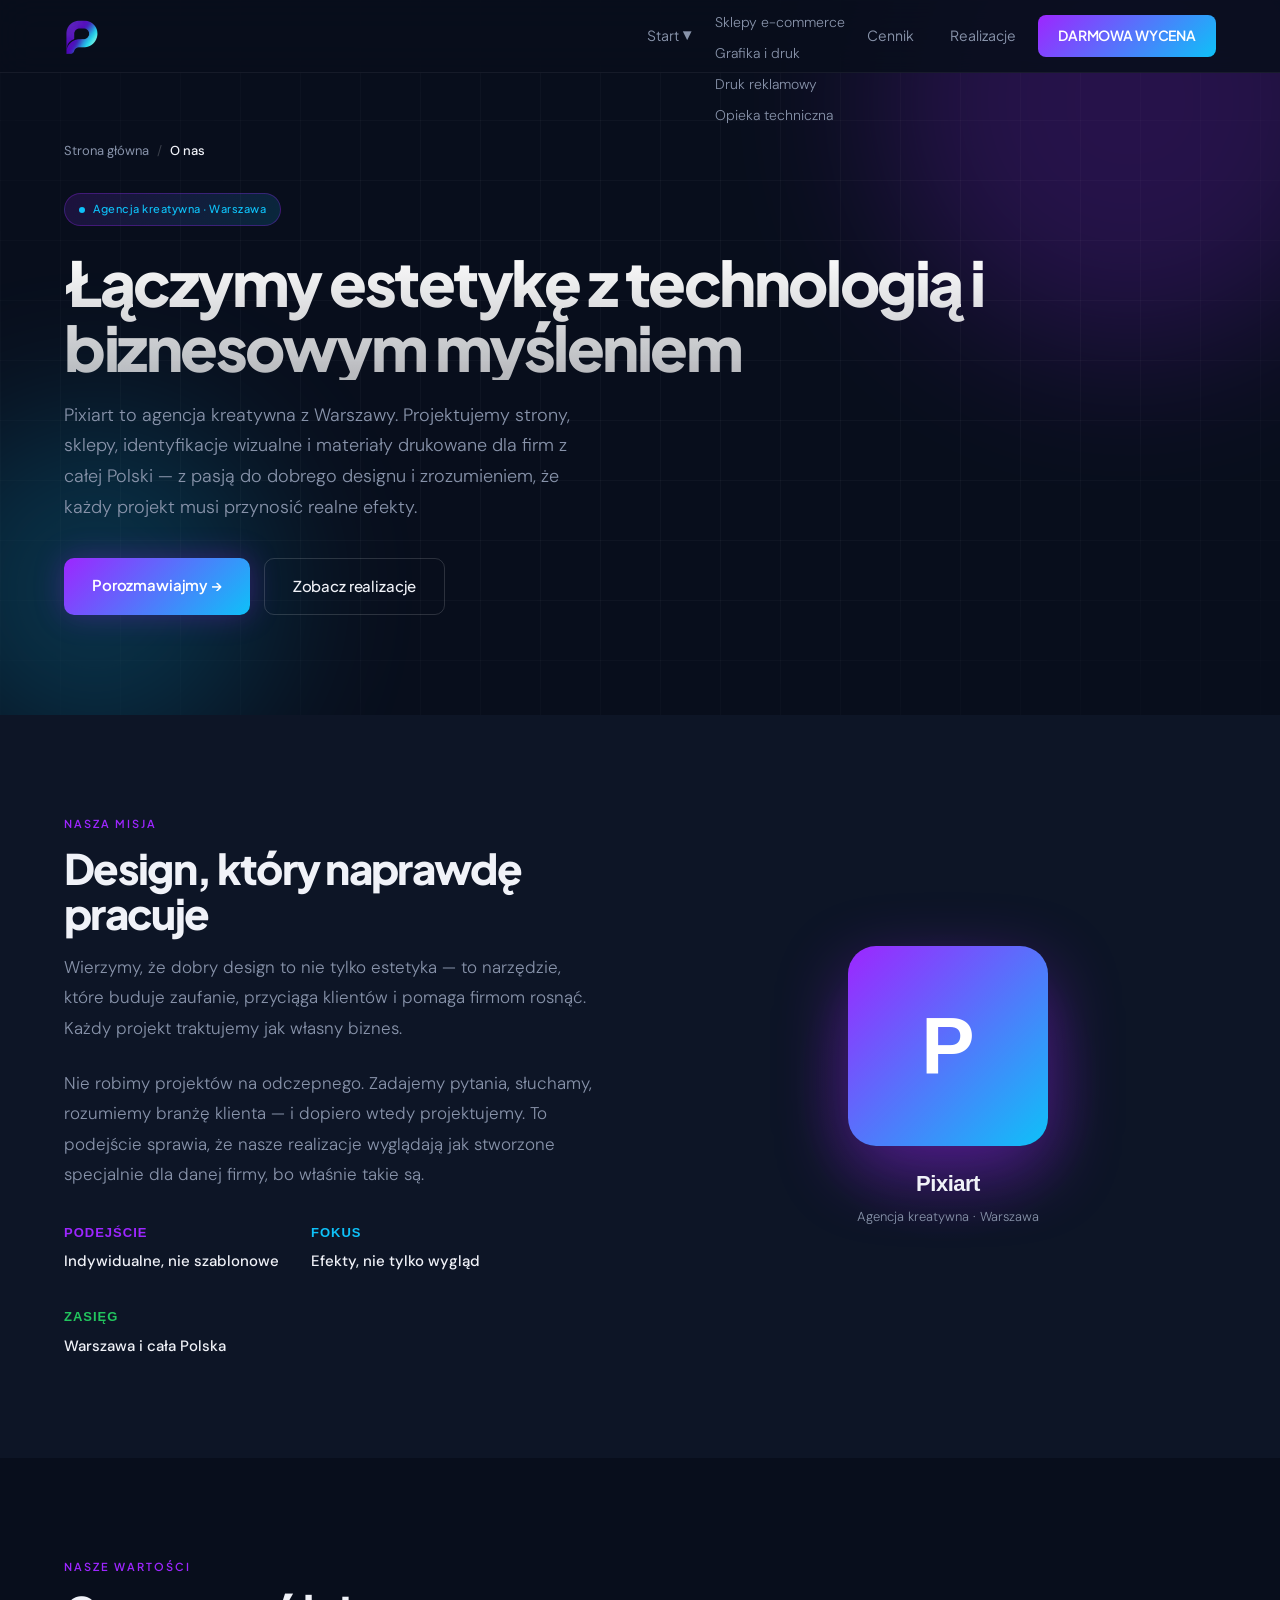
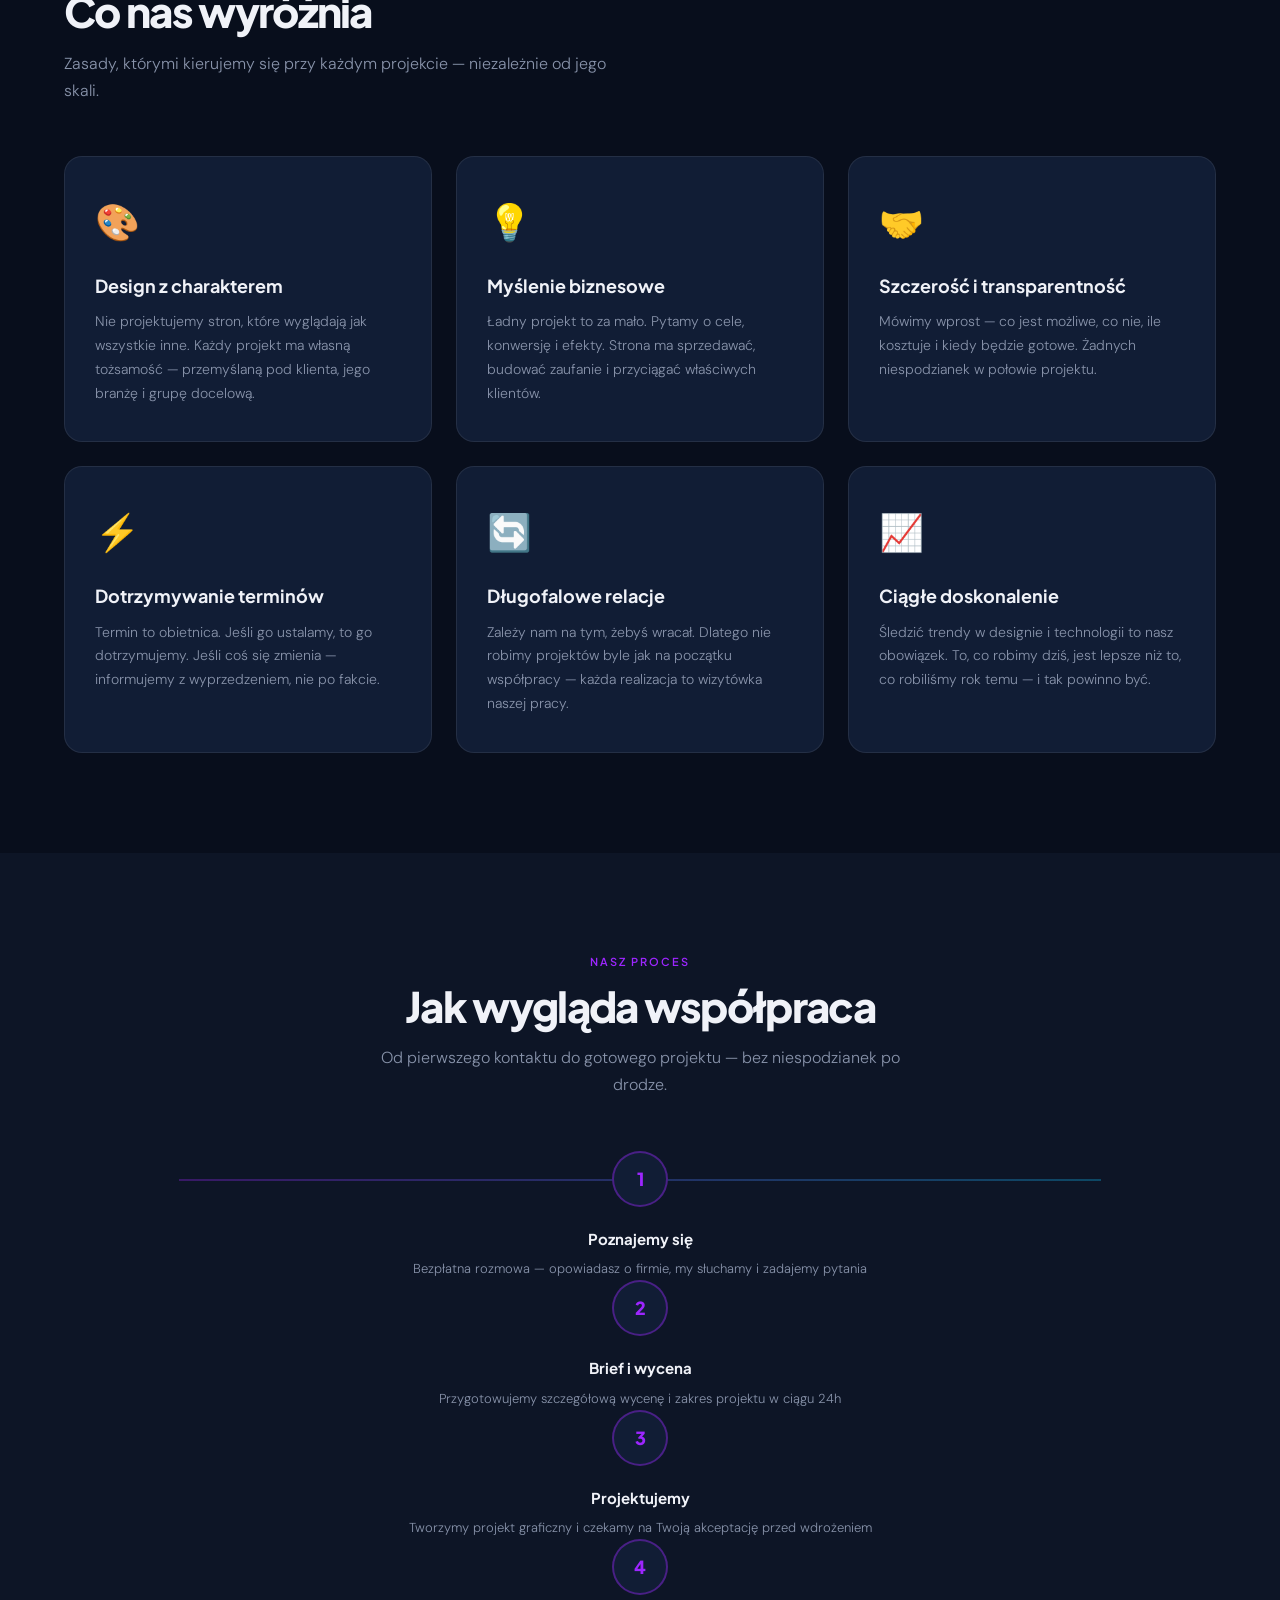
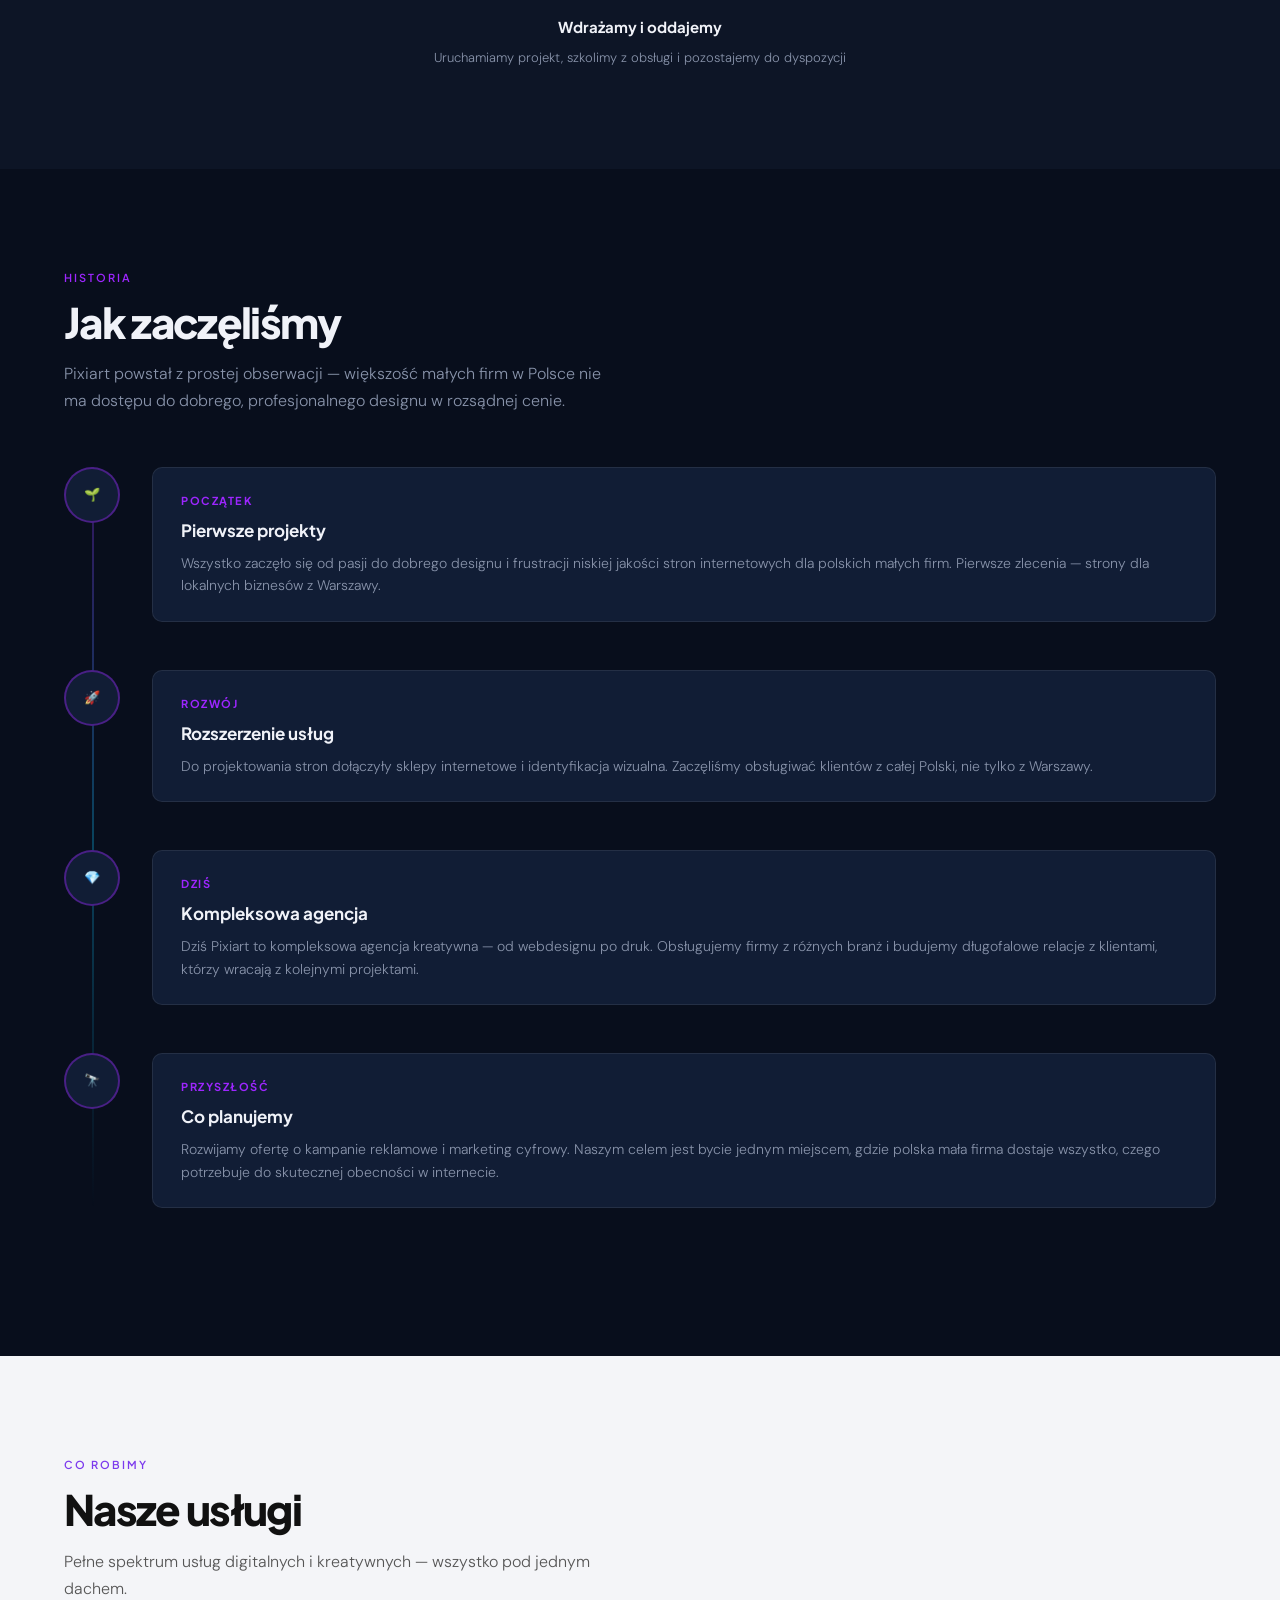
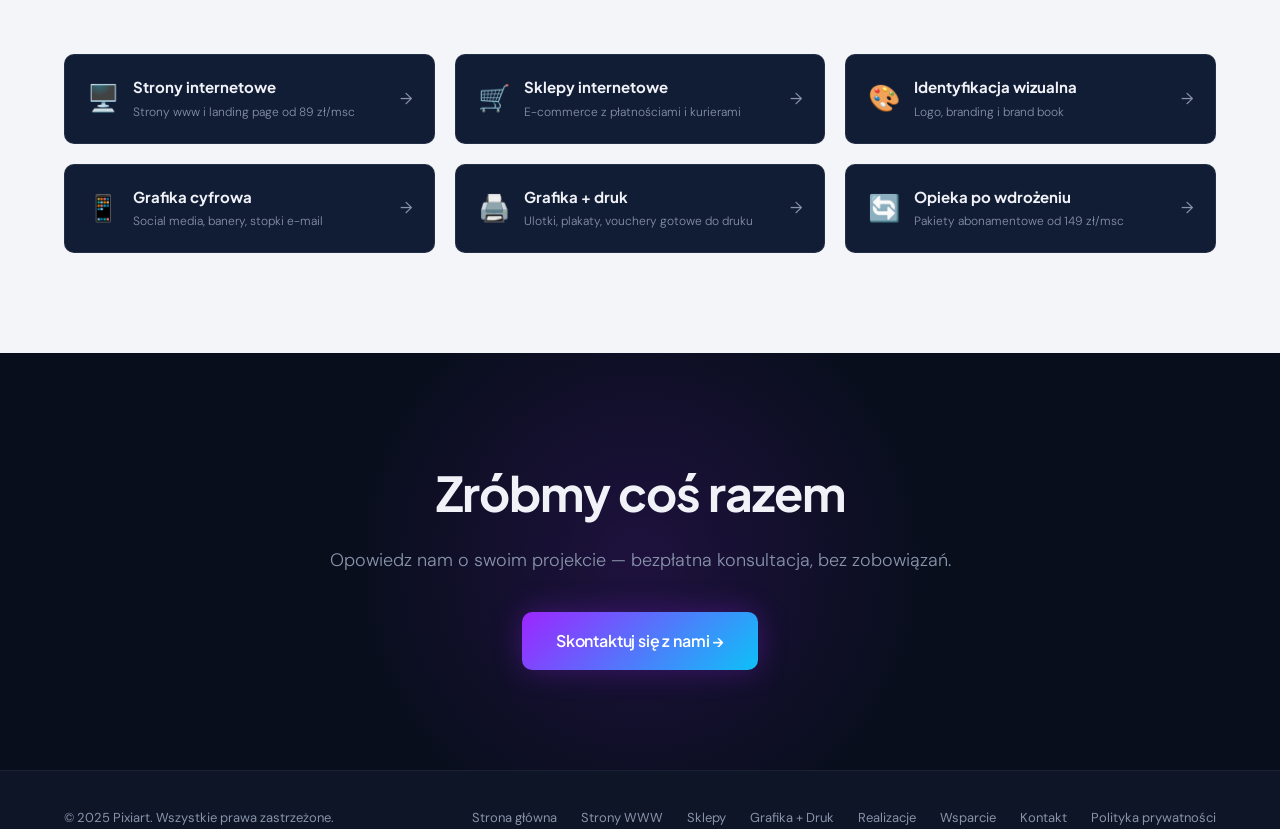
<file: onas.html>
<!DOCTYPE html>
<html lang="pl">
<head>
  <meta charset="UTF-8">
  <meta name="viewport" content="width=device-width, initial-scale=1.0">
  <meta name="description" content="O nas — Pixiart. Poznaj zespół stojący za projektami. Agencja kreatywna z Warszawy — webdesign, branding i grafika dla firm z całej Polski.">
  <title>O nas — Pixiart</title>
   <link rel="stylesheet" href="style.css">

</head>
<body>

<!-- NAV -->
<nav class="nav" id="nav">
  <div class="nav__inner">
        <a href="#" class="logo">
            <img src="images/sygnet.png" alt="Pixiart Logo">
        </a>
    <ul class="nav__menu">
      <li class="nav__item">
        <a href="index.html" class="nav__link">Start <small>▼</small></a>
        <ul class="dropdown-menu">
          <li><a href="index.html#oferta">Strony WWW</a></li>
          <li><a href="index.html#sklepy">Sklepy Online</a></li>
          <li><a href="index.html#portfolio">Portfolio</a></li>
          <li><a href="index.html#komunikacja">Grafika + Druk</a></li>
          <li><a href="index.html#opinie">Opinie</a></li>
          <li><a href="index.html#faq">Najczęstsze pytania</a></li>
          <li><a href="index.html#wsparcie">Opieka po wdrożeniu</a></li>
        </ul>
      </li>

      <li class="nav__item">
        <a href="#" class="nav__link">Usługi <small>▼</small></a>
        <ul class="footer-nav">
          <li><a href="strony.html">Strony internetowe</a></li>
          <li><a href="sklepy.html">Sklepy e-commerce</a></li>
          <li><a href="identyfikacja.html">Grafika i druk</a></li>
          <li><a href="druk.html">Druk reklamowy</a></li>
          <li><a href="wsparcie.html">Opieka techniczna</a></li>
        </ul>
      </li>

     <li><a href="cennik.html" class="nav__link">Cennik</a></li>
      <li><a href="realizacje.html" class="nav__link">Realizacje</a></li>
      <li><a href="kontakt.html" class="nav__link nav__cta">DARMOWA WYCENA</a></li>
    </ul>

    <button class="hamburger" id="hamburger" aria-label="Menu">
      <span></span><span></span><span></span>
    </button>
  </div>
</nav>
 
<!-- MOBILE MENU -->
<div class="mobile-menu" id="mobile-menu">
  <div style="padding: 20px; border-bottom: 1px solid rgba(255,255,255,0.1); margin-bottom: 10px;">
    <small style="color: var(--blue); text-transform: uppercase; letter-spacing: 1px;">Menu</small>
  </div>
  
  <a href="strony.html" class="mob-link">Strony WWW</a>
  <a href="sklepy.html" class="mob-link">Sklepy Online</a>
  <a href="identyfikacja.html" class="mob-link">Grafika + Druk</a>
  <a href="realizacje.html" class="mob-link">Realizacje</a>
  <a href="wsparcie.html" class="mob-link">Opieka i Wsparcie</a>
  <a href="#faq" class="mob-link">FAQ</a>
  
  <div style="margin-top: 20px; padding: 0 20px;">
    <a href="kontakt.html" class="mob-cta">KONTAKT →</a>
  </div>
</div>

<main>

<!-- HERO -->
<section class="hero">
  <div class="hero-orb hero-orb-1"></div>
  <div class="hero-orb hero-orb-2"></div>
  <div class="hero-grid"></div>
  <div class="container">
    <div class="breadcrumb">
      <a href="index.html">Strona główna</a>
      <span>/</span>
      <strong>O nas</strong>
    </div>
    <div class="hero__label">Agencja kreatywna · Warszawa</div>
    <h1>Łączymy estetykę z technologią i biznesowym myśleniem</h1>
    <p class="hero__sub">Pixiart to agencja kreatywna z Warszawy. Projektujemy strony, sklepy, identyfikacje wizualne i materiały drukowane dla firm z całej Polski — z pasją do dobrego designu i zrozumieniem, że każdy projekt musi przynosić realne efekty.</p>
    <div class="hero__actions">
      <a href="kontakt.html" class="btn-primary">Porozmawiajmy →</a>
      <a href="realizacje.html" class="btn-ghost">Zobacz realizacje</a>
    </div>
  </div>
</section>

<!-- MISJA -->
<section style="background:var(--bg2);">
  <div class="container">
    <div class="reveal" style="display:grid;grid-template-columns:1fr 1fr;gap:80px;align-items:center;" class="about-mission">
      <div>
        <div class="sec-label">Nasza misja</div>
        <h2 class="sec-title">Design, który naprawdę pracuje</h2>
        <p style="color:var(--muted);font-size:17px;font-weight:300;line-height:1.8;margin-bottom:24px;">
          Wierzymy, że dobry design to nie tylko estetyka — to narzędzie, które buduje zaufanie, przyciąga klientów i pomaga firmom rosnąć. Każdy projekt traktujemy jak własny biznes.
        </p>
        <p style="color:var(--muted);font-size:17px;font-weight:300;line-height:1.8;margin-bottom:32px;">
          Nie robimy projektów na odczepnego. Zadajemy pytania, słuchamy, rozumiemy branżę klienta — i dopiero wtedy projektujemy. To podejście sprawia, że nasze realizacje wyglądają jak stworzone specjalnie dla danej firmy, bo właśnie takie są.
        </p>
        <div style="display:flex;gap:32px;flex-wrap:wrap;">
          <div>
            <div style="font-family:'Syne',sans-serif;font-size:13px;font-weight:700;color:var(--accent);text-transform:uppercase;letter-spacing:1px;margin-bottom:6px;">Podejście</div>
            <div style="font-size:15px;font-weight:500;">Indywidualne, nie szablonowe</div>
          </div>
          <div>
            <div style="font-family:'Syne',sans-serif;font-size:13px;font-weight:700;color:var(--blue);text-transform:uppercase;letter-spacing:1px;margin-bottom:6px;">Fokus</div>
            <div style="font-size:15px;font-weight:500;">Efekty, nie tylko wygląd</div>
          </div>
          <div>
            <div style="font-family:'Syne',sans-serif;font-size:13px;font-weight:700;color:#22c55e;text-transform:uppercase;letter-spacing:1px;margin-bottom:6px;">Zasięg</div>
            <div style="font-size:15px;font-weight:500;">Warszawa i cała Polska</div>
          </div>
        </div>
      </div>
      <div style="position:relative;display:flex;justify-content:center;align-items:center;">
        <div style="position:absolute;width:320px;height:320px;border-radius:50%;background:radial-gradient(circle,rgba(157,38,255,.18) 0%,transparent 70%);pointer-events:none;"></div>
        <div style="position:relative;z-index:2;text-align:center;">
          <div style="width:200px;height:200px;border-radius:28px;background:var(--grad);display:flex;align-items:center;justify-content:center;font-family:'Syne',sans-serif;font-size:80px;font-weight:800;color:#fff;animation:floating 6s ease-in-out infinite;box-shadow:0 24px 70px rgba(157,38,255,.4);margin:0 auto 20px;">P</div>
          <div style="font-family:'Syne',sans-serif;font-size:22px;font-weight:800;letter-spacing:-.5px;">Pixiart</div>
          <div style="font-size:13px;color:var(--muted);margin-top:4px;font-weight:300;">Agencja kreatywna · Warszawa</div>
        </div>
      </div>
    </div>
  </div>
</section>

<!-- WARTOŚCI -->
<section>
  <div class="container">
    <div class="reveal">
      <div class="sec-label">Nasze wartości</div>
      <div class="sec-title">Co nas wyróżnia</div>
      <p class="sec-sub" style="color:var(--muted)">Zasady, którymi kierujemy się przy każdym projekcie — niezależnie od jego skali.</p>
    </div>
    <div class="values-grid reveal">
      <div class="value-card">
        <div class="value-icon">🎨</div>
        <h4>Design z charakterem</h4>
        <p>Nie projektujemy stron, które wyglądają jak wszystkie inne. Każdy projekt ma własną tożsamość — przemyślaną pod klienta, jego branżę i grupę docelową.</p>
      </div>
      <div class="value-card">
        <div class="value-icon">💡</div>
        <h4>Myślenie biznesowe</h4>
        <p>Ładny projekt to za mało. Pytamy o cele, konwersję i efekty. Strona ma sprzedawać, budować zaufanie i przyciągać właściwych klientów.</p>
      </div>
      <div class="value-card">
        <div class="value-icon">🤝</div>
        <h4>Szczerość i transparentność</h4>
        <p>Mówimy wprost — co jest możliwe, co nie, ile kosztuje i kiedy będzie gotowe. Żadnych niespodzianek w połowie projektu.</p>
      </div>
      <div class="value-card">
        <div class="value-icon">⚡</div>
        <h4>Dotrzymywanie terminów</h4>
        <p>Termin to obietnica. Jeśli go ustalamy, to go dotrzymujemy. Jeśli coś się zmienia — informujemy z wyprzedzeniem, nie po fakcie.</p>
      </div>
      <div class="value-card">
        <div class="value-icon">🔄</div>
        <h4>Długofalowe relacje</h4>
        <p>Zależy nam na tym, żebyś wracał. Dlatego nie robimy projektów byle jak na początku współpracy — każda realizacja to wizytówka naszej pracy.</p>
      </div>
      <div class="value-card">
        <div class="value-icon">📈</div>
        <h4>Ciągłe doskonalenie</h4>
        <p>Śledzić trendy w designie i technologii to nasz obowiązek. To, co robimy dziś, jest lepsze niż to, co robiliśmy rok temu — i tak powinno być.</p>
      </div>
    </div>
  </div>
</section>

<!-- JAK PRACUJEMY -->
<section style="background:var(--bg2);">
  <div class="container">
    <div class="reveal" style="text-align:center;max-width:560px;margin:0 auto;">
      <div class="sec-label" style="text-align:center">Nasz proces</div>
      <div class="sec-title" style="text-align:center">Jak wygląda współpraca</div>
      <p class="sec-sub" style="color:var(--muted);margin:0 auto;text-align:center">Od pierwszego kontaktu do gotowego projektu — bez niespodzianek po drodze.</p>
    </div>
    <div class="process-steps reveal">
      <div class="step">
        <div class="step-num">1</div>
        <h4>Poznajemy się</h4>
        <p>Bezpłatna rozmowa — opowiadasz o firmie, my słuchamy i zadajemy pytania</p>
      </div>
      <div class="step">
        <div class="step-num">2</div>
        <h4>Brief i wycena</h4>
        <p>Przygotowujemy szczegółową wycenę i zakres projektu w ciągu 24h</p>
      </div>
      <div class="step">
        <div class="step-num">3</div>
        <h4>Projektujemy</h4>
        <p>Tworzymy projekt graficzny i czekamy na Twoją akceptację przed wdrożeniem</p>
      </div>
      <div class="step">
        <div class="step-num">4</div>
        <h4>Wdrażamy i oddajemy</h4>
        <p>Uruchamiamy projekt, szkolimy z obsługi i pozostajemy do dyspozycji</p>
      </div>
    </div>
  </div>
</section>

<!-- NASZA HISTORIA -->
<section>
  <div class="container">
    <div class="reveal">
      <div class="sec-label">Historia</div>
      <div class="sec-title">Jak zaczęliśmy</div>
      <p class="sec-sub" style="color:var(--muted)">Pixiart powstał z prostej obserwacji — większość małych firm w Polsce nie ma dostępu do dobrego, profesjonalnego designu w rozsądnej cenie.</p>
    </div>
    <div class="timeline reveal">
      <div class="timeline-item">
        <div class="timeline-dot">🌱</div>
        <div class="timeline-content">
          <div class="timeline-year">Początek</div>
          <h4>Pierwsze projekty</h4>
          <p>Wszystko zaczęło się od pasji do dobrego designu i frustracji niskiej jakości stron internetowych dla polskich małych firm. Pierwsze zlecenia — strony dla lokalnych biznesów z Warszawy.</p>
        </div>
      </div>
      <div class="timeline-item">
        <div class="timeline-dot">🚀</div>
        <div class="timeline-content">
          <div class="timeline-year">Rozwój</div>
          <h4>Rozszerzenie usług</h4>
          <p>Do projektowania stron dołączyły sklepy internetowe i identyfikacja wizualna. Zaczęliśmy obsługiwać klientów z całej Polski, nie tylko z Warszawy.</p>
        </div>
      </div>
      <div class="timeline-item">
        <div class="timeline-dot">💎</div>
        <div class="timeline-content">
          <div class="timeline-year">Dziś</div>
          <h4>Kompleksowa agencja</h4>
          <p>Dziś Pixiart to kompleksowa agencja kreatywna — od webdesignu po druk. Obsługujemy firmy z różnych branż i budujemy długofalowe relacje z klientami, którzy wracają z kolejnymi projektami.</p>
        </div>
      </div>
      <div class="timeline-item">
        <div class="timeline-dot">🔭</div>
        <div class="timeline-content">
          <div class="timeline-year">Przyszłość</div>
          <h4>Co planujemy</h4>
          <p>Rozwijamy ofertę o kampanie reklamowe i marketing cyfrowy. Naszym celem jest bycie jednym miejscem, gdzie polska mała firma dostaje wszystko, czego potrzebuje do skutecznej obecności w internecie.</p>
        </div>
      </div>
    </div>
  </div>
</section>

<!-- NASZE USŁUGI -->
<section class="light">
  <div class="container">
    <div class="reveal">
      <div class="sec-label">Co robimy</div>
      <div class="sec-title">Nasze usługi</div>
      <p class="sec-sub">Pełne spektrum usług digitalnych i kreatywnych — wszystko pod jednym dachem.</p>
    </div>
    <div class="services-row reveal">
      <a href="strony.html" class="service-pill">
        <div class="sp-icon">🖥️</div>
        <div class="sp-text">
          <h4>Strony internetowe</h4>
          <p>Strony www i landing page od 89 zł/msc</p>
        </div>
        <div class="sp-arrow">→</div>
      </a>
      <a href="sklepy.html" class="service-pill">
        <div class="sp-icon">🛒</div>
        <div class="sp-text">
          <h4>Sklepy internetowe</h4>
          <p>E-commerce z płatnościami i kurierami</p>
        </div>
        <div class="sp-arrow">→</div>
      </a>
      <a href="identyfikacja.html" class="service-pill">
        <div class="sp-icon">🎨</div>
        <div class="sp-text">
          <h4>Identyfikacja wizualna</h4>
          <p>Logo, branding i brand book</p>
        </div>
        <div class="sp-arrow">→</div>
      </a>
      <a href="identyfikacja.html" class="service-pill">
        <div class="sp-icon">📱</div>
        <div class="sp-text">
          <h4>Grafika cyfrowa</h4>
          <p>Social media, banery, stopki e-mail</p>
        </div>
        <div class="sp-arrow">→</div>
      </a>
      <a href="identyfikacja.html" class="service-pill">
        <div class="sp-icon">🖨️</div>
        <div class="sp-text">
          <h4>Grafika + druk</h4>
          <p>Ulotki, plakaty, vouchery gotowe do druku</p>
        </div>
        <div class="sp-arrow">→</div>
      </a>
      <a href="wsparcie.html" class="service-pill">
        <div class="sp-icon">🔄</div>
        <div class="sp-text">
          <h4>Opieka po wdrożeniu</h4>
          <p>Pakiety abonamentowe od 149 zł/msc</p>
        </div>
        <div class="sp-arrow">→</div>
      </a>
    </div>
  </div>
</section>

<!-- CTA -->
<section style="background:var(--bg);padding:100px 0;text-align:center;position:relative;overflow:hidden;">
  <div style="position:absolute;width:600px;height:600px;border-radius:50%;background:radial-gradient(circle,rgba(157,38,255,.15) 0%,transparent 70%);top:50%;left:50%;transform:translate(-50%,-50%);pointer-events:none;"></div>
  <div class="container" style="position:relative">
    <div class="reveal">
      <h2 style="font-size:clamp(28px,4vw,48px);letter-spacing:-1px;margin-bottom:14px;">Zróbmy coś razem</h2>
      <p style="color:var(--muted);font-size:18px;margin-bottom:36px;font-weight:300;">Opowiedz nam o swoim projekcie — bezpłatna konsultacja, bez zobowiązań.</p>
      <a href="kontakt.html" class="btn-primary" style="font-size:16px;padding:16px 34px">Skontaktuj się z nami →</a>
    </div>
  </div>
</section>

</main>

<footer>
  <div class="container">
    <div class="footer-inner">
      <div class="footer-copy">© 2025 Pixiart. Wszystkie prawa zastrzeżone.</div>
      <div class="footer-links">
        <a href="index.html">Strona główna</a>
        <a href="strony.html">Strony WWW</a>
        <a href="sklepy.html">Sklepy</a>
        <a href="identyfikacja.html">Grafika + Druk</a>
        <a href="realizacje.html">Realizacje</a>
        <a href="wsparcie.html">Wsparcie</a>
        <a href="kontakt.html">Kontakt</a>
        <a href="#">Polityka prywatności</a>
      </div>
    </div>
  </div>
</footer>

<script type="module" src="app.js"></script>
</body>
</html>
</file>
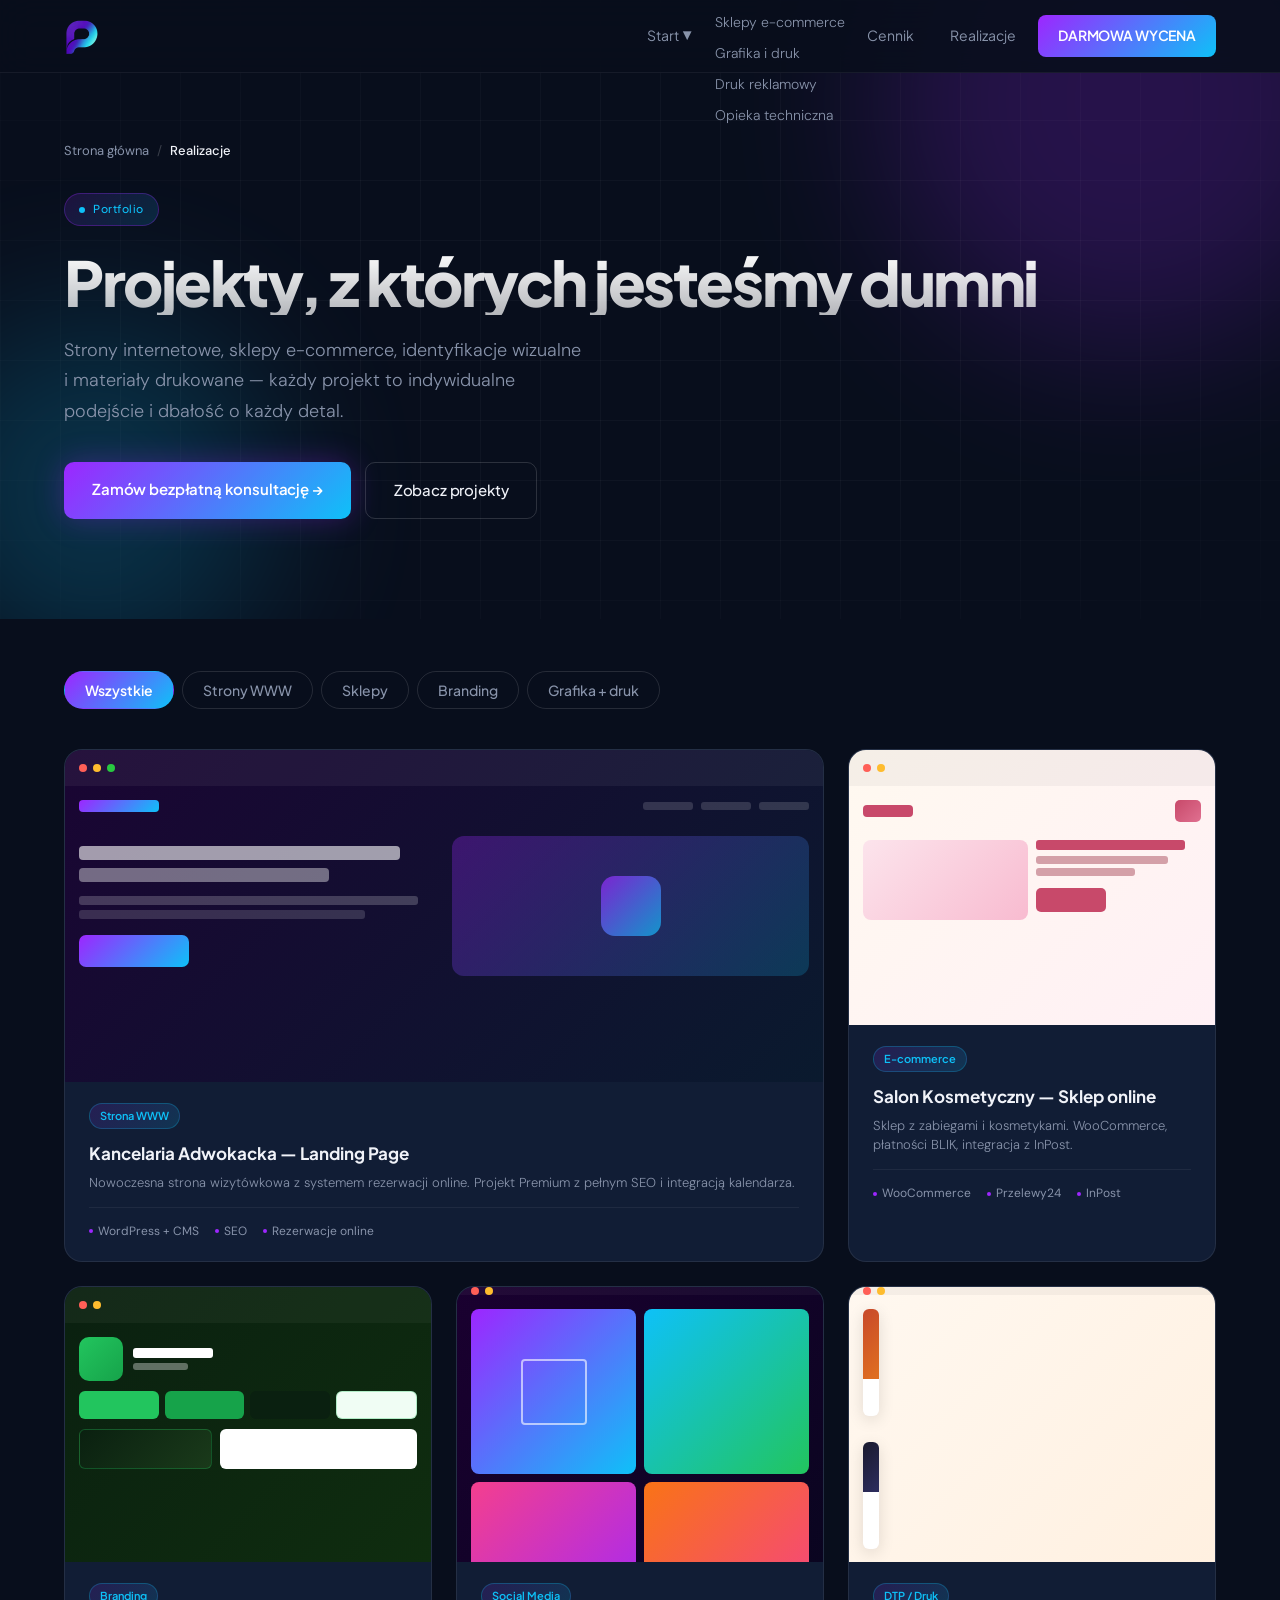
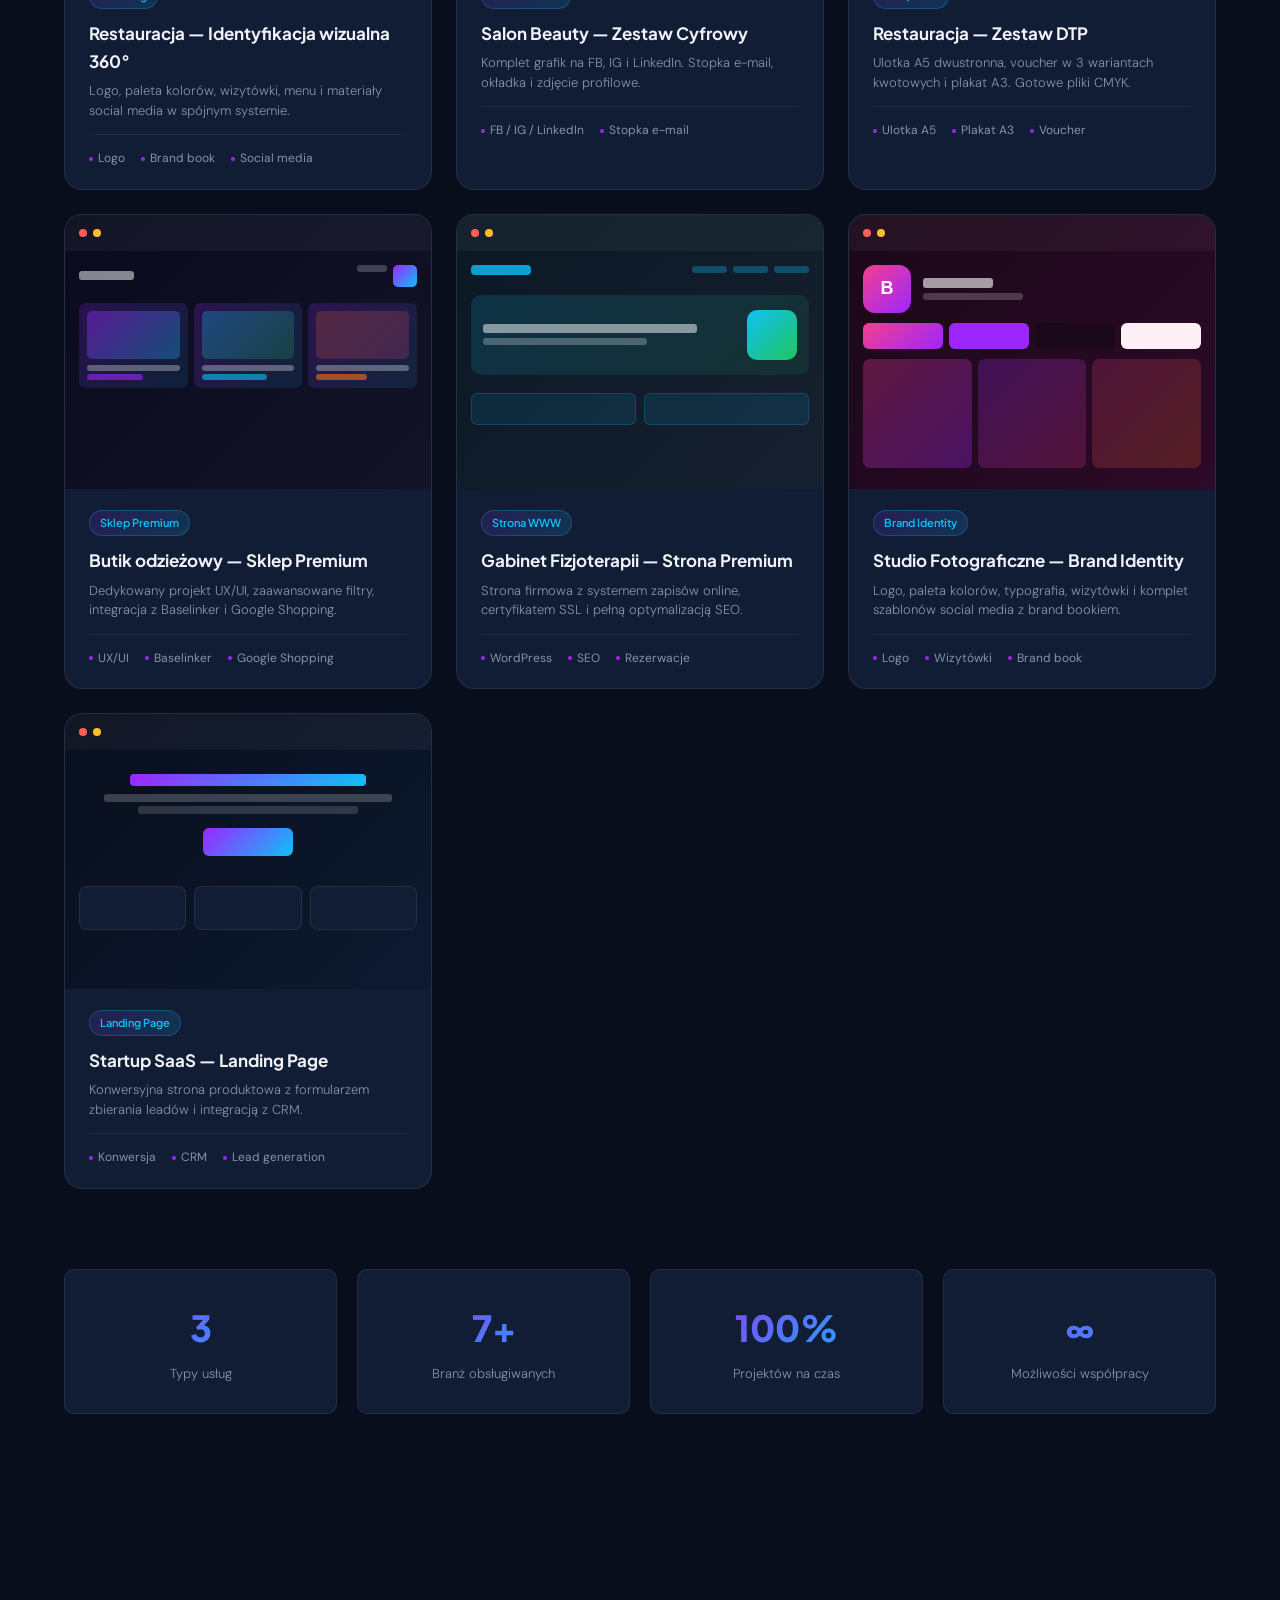
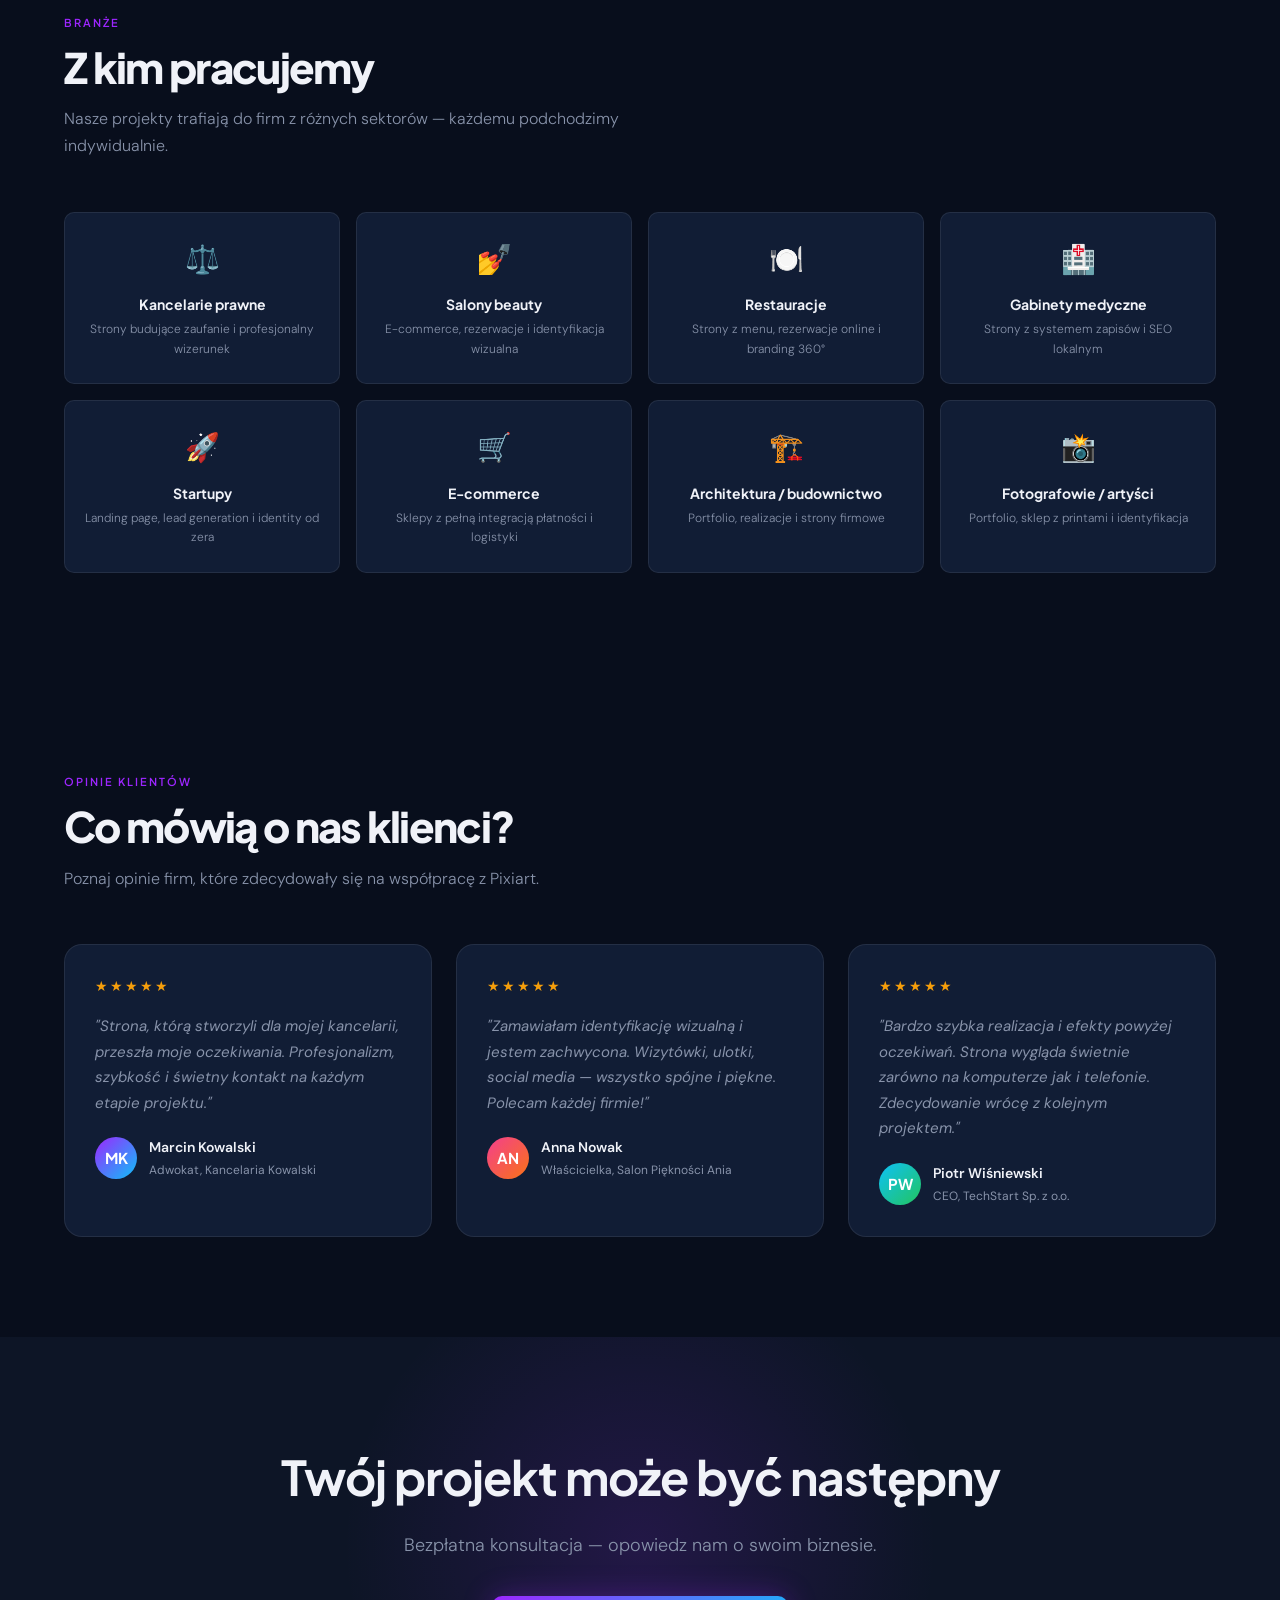
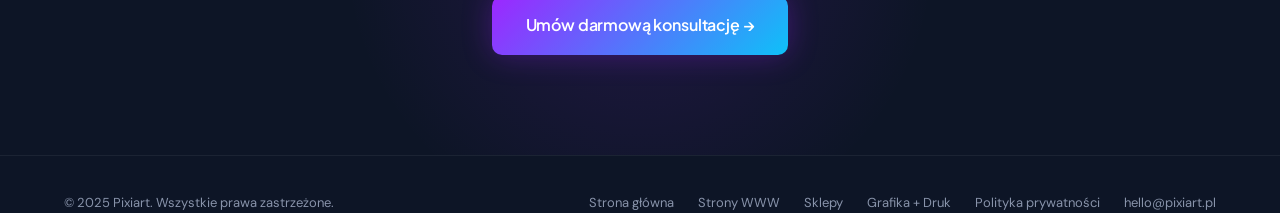
<file: realizacje.html>
<!DOCTYPE html>
<html lang="pl">
<head>
  <meta charset="UTF-8">
  <meta name="viewport" content="width=device-width, initial-scale=1.0">
  <meta name="description" content="Realizacje — Pixiart. Zobacz nasze projekty stron internetowych, sklepów e-commerce oraz identyfikacji wizualnych dla firm z różnych branż.">
  <title>Realizacje — Pixiart</title>
   <link rel="stylesheet" href="style.css">
  
</head>
<body>

<!-- NAV -->
<nav class="nav" id="nav">
  <div class="nav__inner">
        <a href="#" class="logo">
            <img src="images/sygnet.png" alt="Pixiart Logo">
        </a>
    <ul class="nav__menu">
      <li class="nav__item">
        <a href="index.html" class="nav__link">Start <small>▼</small></a>
        <ul class="dropdown-menu">
          <li><a href="index.html#oferta">Strony WWW</a></li>
          <li><a href="index.html#sklepy">Sklepy Online</a></li>
          <li><a href="index.html#portfolio">Portfolio</a></li>
          <li><a href="index.html#komunikacja">Grafika + Druk</a></li>
          <li><a href="index.html#opinie">Opinie</a></li>
          <li><a href="index.html#faq">Najczęstsze pytania</a></li>
          <li><a href="index.html#wsparcie">Opieka po wdrożeniu</a></li>
        </ul>
      </li>

      <li class="nav__item">
        <a href="#" class="nav__link">Usługi <small>▼</small></a>
        <ul class="footer-nav">
          <li><a href="strony.html">Strony internetowe</a></li>
          <li><a href="sklepy.html">Sklepy e-commerce</a></li>
          <li><a href="identyfikacja.html">Grafika i druk</a></li>
          <li><a href="druk.html">Druk reklamowy</a></li>
          <li><a href="wsparcie.html">Opieka techniczna</a></li>
        </ul>
      </li>

     <li><a href="cennik.html" class="nav__link">Cennik</a></li>
      <li><a href="realizacje.html" class="nav__link">Realizacje</a></li>
      <li><a href="kontakt.html" class="nav__link nav__cta">DARMOWA WYCENA</a></li>
    </ul>

    <button class="hamburger" id="hamburger" aria-label="Menu">
      <span></span><span></span><span></span>
    </button>
  </div>
</nav>
 
<!-- MOBILE MENU -->
<div class="mobile-menu" id="mobile-menu">
  <div style="padding: 20px; border-bottom: 1px solid rgba(255,255,255,0.1); margin-bottom: 10px;">
    <small style="color: var(--blue); text-transform: uppercase; letter-spacing: 1px;">Menu</small>
  </div>
  
  <a href="strony.html" class="mob-link">Strony WWW</a>
  <a href="sklepy.html" class="mob-link">Sklepy Online</a>
  <a href="identyfikacja.html" class="mob-link">Grafika + Druk</a>
  <a href="realizacje.html" class="mob-link">Realizacje</a>
  <a href="wsparcie.html" class="mob-link">Opieka i Wsparcie</a>
  <a href="#faq" class="mob-link">FAQ</a>
  
  <div style="margin-top: 20px; padding: 0 20px;">
    <a href="kontakt.html" class="mob-cta">KONTAKT →</a>
  </div>
</div>

<!-- HERO -->
<section class="hero">
  <div class="hero-orb hero-orb-1"></div>
  <div class="hero-orb hero-orb-2"></div>
  <div class="hero-grid"></div>
  <div class="container">
    <div class="breadcrumb">
      <a href="index.html">Strona główna</a>
      <span>/</span>
      <strong>Realizacje</strong>
    </div>
    <div class="hero__label">Portfolio</div>
    <h1>Projekty, z których jesteśmy dumni</h1>
    <p class="hero__sub">Strony internetowe, sklepy e-commerce, identyfikacje wizualne i materiały drukowane — każdy projekt to indywidualne podejście i dbałość o każdy detal.</p>
    <div class="hero__actions">
      <a href="index.html#kontakt" class="btn-primary">Zamów bezpłatną konsultację →</a>
      <a href="#projekty" class="btn-ghost">Zobacz projekty</a>
    </div>
  </div>
</section>

<!-- PROJEKTY -->
<section id="projekty" style="padding-top: 0;">
  <div class="container">

    <!-- FILTRY -->
    <div class="filters-bar reveal">
      <button class="filter-btn active" onclick="filterProjects('all', this)">Wszystkie</button>
      <button class="filter-btn" onclick="filterProjects('www', this)">Strony WWW</button>
      <button class="filter-btn" onclick="filterProjects('sklep', this)">Sklepy</button>
      <button class="filter-btn" onclick="filterProjects('branding', this)">Branding</button>
      <button class="filter-btn" onclick="filterProjects('druk', this)">Grafika + druk</button>
    </div>

    <div class="projects-grid reveal" id="projects-grid">

      <!-- 1 - Kancelaria (szeroka) -->
      <div class="project-card project-card--wide" data-cat="www">
        <div class="project-thumb">
          <div class="project-mock" style="background:linear-gradient(135deg,#1a0533,#0a1a2e)">
            <div class="pm-header" style="background:rgba(255,255,255,.05)">
              <div class="pm-dot" style="background:#ff5f57"></div>
              <div class="pm-dot" style="background:#febc2e"></div>
              <div class="pm-dot" style="background:#28c840"></div>
            </div>
            <div class="pm-body">
              <div style="display:flex;justify-content:space-between;align-items:center;margin-bottom:16px">
                <div style="width:80px;height:12px;background:linear-gradient(135deg,#9d26ff,#0ec1f8);border-radius:4px"></div>
                <div style="display:flex;gap:8px">
                  <div style="width:50px;height:8px;background:rgba(255,255,255,.15);border-radius:3px"></div>
                  <div style="width:50px;height:8px;background:rgba(255,255,255,.15);border-radius:3px"></div>
                  <div style="width:50px;height:8px;background:rgba(255,255,255,.15);border-radius:3px"></div>
                </div>
              </div>
              <div style="display:grid;grid-template-columns:1fr 1fr;gap:16px;align-items:center">
                <div>
                  <div style="height:14px;width:90%;background:rgba(255,255,255,.6);border-radius:4px;margin-bottom:8px"></div>
                  <div style="height:14px;width:70%;background:rgba(255,255,255,.4);border-radius:4px;margin-bottom:14px"></div>
                  <div style="height:9px;width:95%;background:rgba(255,255,255,.2);border-radius:3px;margin-bottom:5px"></div>
                  <div style="height:9px;width:80%;background:rgba(255,255,255,.15);border-radius:3px;margin-bottom:16px"></div>
                  <div style="width:110px;height:32px;background:linear-gradient(135deg,#9d26ff,#0ec1f8);border-radius:7px"></div>
                </div>
                <div style="height:140px;background:linear-gradient(135deg,rgba(157,38,255,.3),rgba(14,193,248,.2));border-radius:12px;display:flex;align-items:center;justify-content:center">
                  <div style="width:60px;height:60px;border-radius:14px;background:var(--grad);opacity:.7"></div>
                </div>
              </div>
            </div>
          </div>
          <div class="project-overlay">
            <a href="index.html#kontakt" class="overlay-btn">Zamów podobny projekt</a>
          </div>
        </div>
        <div class="project-info">
          <div class="project-tag">Strona WWW</div>
          <h3>Kancelaria Adwokacka — Landing Page</h3>
          <p>Nowoczesna strona wizytówkowa z systemem rezerwacji online. Projekt Premium z pełnym SEO i integracją kalendarza.</p>
          <div class="project-meta">
            <span>WordPress + CMS</span>
            <span>SEO</span>
            <span>Rezerwacje online</span>
          </div>
        </div>
      </div>

      <!-- 2 - Salon kosmetyczny (szeroka) -->
      <div class="project-card" data-cat="sklep">
        <div class="project-thumb">
          <div class="project-mock" style="background:linear-gradient(135deg,#fff9f0,#fff0f5)">
            <div class="pm-header" style="background:rgba(0,0,0,.04)">
              <div class="pm-dot" style="background:#ff5f57"></div>
              <div class="pm-dot" style="background:#febc2e"></div>
            </div>
            <div class="pm-body">
              <div style="display:flex;justify-content:space-between;align-items:center;margin-bottom:10px">
                <div style="width:50px;height:12px;background:#c8496a;border-radius:4px"></div>
                <div style="width:26px;height:22px;background:linear-gradient(135deg,#c8496a,#e07090);border-radius:5px"></div>
              </div>
              <div style="display:grid;grid-template-columns:1fr 1fr;gap:8px">
                <div style="height:80px;background:linear-gradient(135deg,#fce4ec,#f8bbd0);border-radius:8px"></div>
                <div>
                  <div style="height:10px;width:90%;background:#c8496a;border-radius:3px;margin-bottom:6px"></div>
                  <div style="height:8px;width:80%;background:#d4a0a8;border-radius:3px;margin-bottom:4px"></div>
                  <div style="height:8px;width:60%;background:#d4a0a8;border-radius:3px;margin-bottom:12px"></div>
                  <div style="height:24px;width:70px;background:#c8496a;border-radius:5px"></div>
                </div>
              </div>
            </div>
          </div>
          <div class="project-overlay">
            <a href="index.html#kontakt" class="overlay-btn">Zamów podobny projekt</a>
          </div>
        </div>
        <div class="project-info">
          <div class="project-tag">E-commerce</div>
          <h3>Salon Kosmetyczny — Sklep online</h3>
          <p>Sklep z zabiegami i kosmetykami. WooCommerce, płatności BLIK, integracja z InPost.</p>
          <div class="project-meta">
            <span>WooCommerce</span>
            <span>Przelewy24</span>
            <span>InPost</span>
          </div>
        </div>
      </div>

      <!-- 3 - Restauracja branding -->
      <div class="project-card" data-cat="branding">
        <div class="project-thumb">
          <div class="project-mock" style="background:linear-gradient(135deg,#0a2010,#0f2d0f)">
            <div class="pm-header" style="background:rgba(255,255,255,.04)">
              <div class="pm-dot" style="background:#ff5f57"></div>
              <div class="pm-dot" style="background:#febc2e"></div>
            </div>
            <div class="pm-body" style="display:flex;flex-direction:column;gap:10px">
              <div style="display:flex;align-items:center;gap:10px">
                <div style="width:44px;height:44px;border-radius:10px;background:linear-gradient(135deg,#22c55e,#16a34a);flex-shrink:0"></div>
                <div>
                  <div style="height:10px;width:80px;background:#fff;border-radius:3px;margin-bottom:5px"></div>
                  <div style="height:7px;width:55px;background:rgba(255,255,255,.35);border-radius:3px"></div>
                </div>
              </div>
              <div style="display:flex;gap:6px">
                <div style="flex:1;height:28px;border-radius:6px;background:#22c55e"></div>
                <div style="flex:1;height:28px;border-radius:6px;background:#16a34a"></div>
                <div style="flex:1;height:28px;border-radius:6px;background:#0a2010"></div>
                <div style="flex:1;height:28px;border-radius:6px;background:#f0fdf4;border:1px solid rgba(34,197,94,.3)"></div>
              </div>
              <div style="display:flex;gap:8px">
                <div style="flex:2;height:40px;background:linear-gradient(135deg,#0a2010,#1a3a1a);border-radius:6px;border:1px solid rgba(34,197,94,.3)"></div>
                <div style="flex:3;height:40px;background:#fff;border-radius:6px"></div>
              </div>
            </div>
          </div>
          <div class="project-overlay">
            <a href="index.html#kontakt" class="overlay-btn">Zamów podobny projekt</a>
          </div>
        </div>
        <div class="project-info">
          <div class="project-tag">Branding</div>
          <h3>Restauracja — Identyfikacja wizualna 360°</h3>
          <p>Logo, paleta kolorów, wizytówki, menu i materiały social media w spójnym systemie.</p>
          <div class="project-meta">
            <span>Logo</span>
            <span>Brand book</span>
            <span>Social media</span>
          </div>
        </div>
      </div>

      <!-- 4 - Social media grafika -->
      <div class="project-card" data-cat="druk">
        <div class="project-thumb">
          <div class="project-mock" style="background:linear-gradient(135deg,#1a0030,#0a0520)">
            <div class="pm-header" style="background:rgba(255,255,255,.04)">
              <div class="pm-dot" style="background:#ff5f57"></div>
              <div class="pm-dot" style="background:#febc2e"></div>
            </div>
            <div class="pm-body" style="display:grid;grid-template-columns:1fr 1fr;gap:8px;align-content:start">
              <div style="aspect-ratio:1;background:linear-gradient(135deg,#9d26ff,#0ec1f8);border-radius:8px;display:flex;align-items:center;justify-content:center">
                <div style="width:40%;height:40%;border:2px solid rgba(255,255,255,.6);border-radius:4px"></div>
              </div>
              <div style="aspect-ratio:1;background:linear-gradient(135deg,#0ec1f8,#22c55e);border-radius:8px"></div>
              <div style="aspect-ratio:1;background:linear-gradient(135deg,#f43f8e,#9d26ff);border-radius:8px"></div>
              <div style="aspect-ratio:1;background:linear-gradient(135deg,#f97316,#f43f8e);border-radius:8px"></div>
            </div>
          </div>
          <div class="project-overlay">
            <a href="index.html#kontakt" class="overlay-btn">Zamów podobny projekt</a>
          </div>
        </div>
        <div class="project-info">
          <div class="project-tag">Social Media</div>
          <h3>Salon Beauty — Zestaw Cyfrowy</h3>
          <p>Komplet grafik na FB, IG i LinkedIn. Stopka e-mail, okładka i zdjęcie profilowe.</p>
          <div class="project-meta">
            <span>FB / IG / LinkedIn</span>
            <span>Stopka e-mail</span>
          </div>
        </div>
      </div>

      <!-- 5 - DTP ulotka -->
      <div class="project-card" data-cat="druk">
        <div class="project-thumb">
          <div class="project-mock" style="background:linear-gradient(135deg,#fff8f0,#fff0e0)">
            <div class="pm-header" style="background:rgba(0,0,0,.04)">
              <div class="pm-dot" style="background:#ff5f57"></div>
              <div class="pm-dot" style="background:#febc2e"></div>
            </div>
            <div class="pm-body" style="display:flex;gap:10px;align-items:flex-start">
              <div style="flex:1;background:#fff;border-radius:6px;box-shadow:0 4px 16px rgba(0,0,0,.12);overflow:hidden">
                <div style="height:70px;background:linear-gradient(135deg,#c8492a,#e07020)"></div>
                <div style="padding:8px">
                  <div style="height:8px;width:80%;background:#222;border-radius:3px;margin-bottom:4px"></div>
                  <div style="height:6px;width:60%;background:#bbb;border-radius:3px;margin-bottom:8px"></div>
                  <div style="height:20px;width:55%;background:#c8492a;border-radius:4px"></div>
                </div>
              </div>
              <div style="flex:1;background:#fff;border-radius:6px;box-shadow:0 4px 16px rgba(0,0,0,.12);overflow:hidden;margin-top:16px">
                <div style="height:50px;background:linear-gradient(135deg,#1a1a2e,#2d2d5e)"></div>
                <div style="padding:8px">
                  <div style="height:7px;width:70%;background:#333;border-radius:3px;margin-bottom:4px"></div>
                  <div style="height:5px;width:50%;background:#bbb;border-radius:3px"></div>
                </div>
              </div>
            </div>
          </div>
          <div class="project-overlay">
            <a href="index.html#kontakt" class="overlay-btn">Zamów podobny projekt</a>
          </div>
        </div>
        <div class="project-info">
          <div class="project-tag">DTP / Druk</div>
          <h3>Restauracja — Zestaw DTP</h3>
          <p>Ulotka A5 dwustronna, voucher w 3 wariantach kwotowych i plakat A3. Gotowe pliki CMYK.</p>
          <div class="project-meta">
            <span>Ulotka A5</span>
            <span>Plakat A3</span>
            <span>Voucher</span>
          </div>
        </div>
      </div>

      <!-- 6 - Sklep premium -->
      <div class="project-card" data-cat="sklep">
        <div class="project-thumb">
          <div class="project-mock" style="background:linear-gradient(135deg,#0a0a1e,#141428)">
            <div class="pm-header" style="background:rgba(255,255,255,.04)">
              <div class="pm-dot" style="background:#ff5f57"></div>
              <div class="pm-dot" style="background:#febc2e"></div>
            </div>
            <div class="pm-body">
              <div style="display:flex;justify-content:space-between;align-items:center;margin-bottom:8px">
                <div style="width:55px;height:9px;background:rgba(255,255,255,.5);border-radius:3px"></div>
                <div style="display:flex;gap:6px">
                  <div style="width:30px;height:7px;background:rgba(255,255,255,.2);border-radius:3px"></div>
                  <div style="width:24px;height:22px;background:linear-gradient(135deg,#9d26ff,#0ec1f8);border-radius:5px"></div>
                </div>
              </div>
              <div style="display:grid;grid-template-columns:repeat(3,1fr);gap:6px">
                <div style="background:linear-gradient(135deg,rgba(157,38,255,.2),rgba(14,193,248,.1));border-radius:7px;padding:8px">
                  <div style="height:48px;border-radius:5px;background:linear-gradient(135deg,rgba(157,38,255,.4),rgba(14,193,248,.3));margin-bottom:6px"></div>
                  <div style="height:6px;background:rgba(255,255,255,.3);border-radius:3px;margin-bottom:3px"></div>
                  <div style="height:6px;width:60%;background:rgba(157,38,255,.6);border-radius:3px"></div>
                </div>
                <div style="background:linear-gradient(135deg,rgba(157,38,255,.2),rgba(14,193,248,.1));border-radius:7px;padding:8px">
                  <div style="height:48px;border-radius:5px;background:linear-gradient(135deg,rgba(14,193,248,.3),rgba(34,197,94,.2));margin-bottom:6px"></div>
                  <div style="height:6px;background:rgba(255,255,255,.3);border-radius:3px;margin-bottom:3px"></div>
                  <div style="height:6px;width:70%;background:rgba(14,193,248,.6);border-radius:3px"></div>
                </div>
                <div style="background:linear-gradient(135deg,rgba(157,38,255,.2),rgba(14,193,248,.1));border-radius:7px;padding:8px">
                  <div style="height:48px;border-radius:5px;background:linear-gradient(135deg,rgba(249,115,22,.2),rgba(244,63,142,.2));margin-bottom:6px"></div>
                  <div style="height:6px;background:rgba(255,255,255,.3);border-radius:3px;margin-bottom:3px"></div>
                  <div style="height:6px;width:55%;background:rgba(249,115,22,.6);border-radius:3px"></div>
                </div>
              </div>
            </div>
          </div>
          <div class="project-overlay">
            <a href="index.html#kontakt" class="overlay-btn">Zamów podobny projekt</a>
          </div>
        </div>
        <div class="project-info">
          <div class="project-tag">Sklep Premium</div>
          <h3>Butik odzieżowy — Sklep Premium</h3>
          <p>Dedykowany projekt UX/UI, zaawansowane filtry, integracja z Baselinker i Google Shopping.</p>
          <div class="project-meta">
            <span>UX/UI</span>
            <span>Baselinker</span>
            <span>Google Shopping</span>
          </div>
        </div>
      </div>

      <!-- 7 - Strona firmowa -->
      <div class="project-card" data-cat="www">
        <div class="project-thumb">
          <div class="project-mock" style="background:linear-gradient(135deg,#0c1824,#162030)">
            <div class="pm-header" style="background:rgba(255,255,255,.04)">
              <div class="pm-dot" style="background:#ff5f57"></div>
              <div class="pm-dot" style="background:#febc2e"></div>
            </div>
            <div class="pm-body">
              <div style="display:flex;justify-content:space-between;align-items:center;margin-bottom:12px">
                <div style="width:60px;height:10px;background:#0ec1f8;border-radius:4px;opacity:.8"></div>
                <div style="display:flex;gap:6px">
                  <div style="width:35px;height:7px;background:rgba(14,193,248,.3);border-radius:3px"></div>
                  <div style="width:35px;height:7px;background:rgba(14,193,248,.3);border-radius:3px"></div>
                  <div style="width:35px;height:7px;background:rgba(14,193,248,.3);border-radius:3px"></div>
                </div>
              </div>
              <div style="height:80px;background:linear-gradient(135deg,rgba(14,193,248,.15),rgba(34,197,94,.1));border-radius:10px;margin-bottom:10px;display:flex;align-items:center;padding:12px;gap:12px">
                <div style="flex:1">
                  <div style="height:9px;width:85%;background:rgba(255,255,255,.5);border-radius:3px;margin-bottom:5px"></div>
                  <div style="height:7px;width:65%;background:rgba(255,255,255,.25);border-radius:3px"></div>
                </div>
                <div style="width:50px;height:50px;border-radius:10px;background:linear-gradient(135deg,#0ec1f8,#22c55e);flex-shrink:0"></div>
              </div>
              <div style="display:flex;gap:8px">
                <div style="flex:1;height:32px;background:rgba(14,193,248,.1);border-radius:6px;border:1px solid rgba(14,193,248,.2)"></div>
                <div style="flex:1;height:32px;background:rgba(14,193,248,.1);border-radius:6px;border:1px solid rgba(14,193,248,.2)"></div>
              </div>
            </div>
          </div>
          <div class="project-overlay">
            <a href="index.html#kontakt" class="overlay-btn">Zamów podobny projekt</a>
          </div>
        </div>
        <div class="project-info">
          <div class="project-tag">Strona WWW</div>
          <h3>Gabinet Fizjoterapii — Strona Premium</h3>
          <p>Strona firmowa z systemem zapisów online, certyfikatem SSL i pełną optymalizacją SEO.</p>
          <div class="project-meta">
            <span>WordPress</span>
            <span>SEO</span>
            <span>Rezerwacje</span>
          </div>
        </div>
      </div>

      <!-- 8 - Brand identity -->
      <div class="project-card" data-cat="branding">
        <div class="project-thumb">
          <div class="project-mock" style="background:linear-gradient(135deg,#1a0818,#2d0a28)">
            <div class="pm-header" style="background:rgba(255,255,255,.04)">
              <div class="pm-dot" style="background:#ff5f57"></div>
              <div class="pm-dot" style="background:#febc2e"></div>
            </div>
            <div class="pm-body" style="display:flex;flex-direction:column;gap:10px">
              <div style="display:flex;align-items:center;gap:12px">
                <div style="width:48px;height:48px;border-radius:12px;background:linear-gradient(135deg,#f43f8e,#9d26ff);flex-shrink:0;display:flex;align-items:center;justify-content:center;font-family:'Syne',sans-serif;font-weight:800;color:#fff;font-size:18px">B</div>
                <div>
                  <div style="height:10px;width:70px;background:rgba(255,255,255,.6);border-radius:3px;margin-bottom:5px"></div>
                  <div style="height:7px;width:100px;background:rgba(255,255,255,.2);border-radius:3px"></div>
                </div>
              </div>
              <div style="display:flex;gap:6px">
                <div style="flex:1;height:26px;border-radius:6px;background:linear-gradient(135deg,#f43f8e,#9d26ff)"></div>
                <div style="flex:1;height:26px;border-radius:6px;background:#9d26ff"></div>
                <div style="flex:1;height:26px;border-radius:6px;background:#1a0818"></div>
                <div style="flex:1;height:26px;border-radius:6px;background:#fff0f8"></div>
              </div>
              <div style="display:grid;grid-template-columns:repeat(3,1fr);gap:6px">
                <div style="aspect-ratio:1;background:linear-gradient(135deg,rgba(244,63,142,.3),rgba(157,38,255,.3));border-radius:7px"></div>
                <div style="aspect-ratio:1;background:linear-gradient(135deg,rgba(157,38,255,.25),rgba(244,63,142,.2));border-radius:7px"></div>
                <div style="aspect-ratio:1;background:linear-gradient(135deg,rgba(244,63,142,.2),rgba(249,115,22,.2));border-radius:7px"></div>
              </div>
            </div>
          </div>
          <div class="project-overlay">
            <a href="index.html#kontakt" class="overlay-btn">Zamów podobny projekt</a>
          </div>
        </div>
        <div class="project-info">
          <div class="project-tag">Brand Identity</div>
          <h3>Studio Fotograficzne — Brand Identity</h3>
          <p>Logo, paleta kolorów, typografia, wizytówki i komplet szablonów social media z brand bookiem.</p>
          <div class="project-meta">
            <span>Logo</span>
            <span>Wizytówki</span>
            <span>Brand book</span>
          </div>
        </div>
      </div>

      <!-- 9 - Landing page -->
      <div class="project-card" data-cat="www">
        <div class="project-thumb">
          <div class="project-mock" style="background:linear-gradient(135deg,#080e1c,#0d1a30)">
            <div class="pm-header" style="background:rgba(255,255,255,.04)">
              <div class="pm-dot" style="background:#ff5f57"></div>
              <div class="pm-dot" style="background:#febc2e"></div>
            </div>
            <div class="pm-body">
              <div style="text-align:center;padding:10px 0">
                <div style="height:12px;width:70%;background:linear-gradient(135deg,#9d26ff,#0ec1f8);border-radius:4px;margin:0 auto 8px"></div>
                <div style="height:8px;width:85%;background:rgba(255,255,255,.2);border-radius:3px;margin:0 auto 4px"></div>
                <div style="height:8px;width:65%;background:rgba(255,255,255,.15);border-radius:3px;margin:0 auto 14px"></div>
                <div style="width:90px;height:28px;background:linear-gradient(135deg,#9d26ff,#0ec1f8);border-radius:6px;margin:0 auto 12px"></div>
              </div>
              <div style="display:flex;gap:8px">
                <div style="flex:1;height:44px;background:var(--surface);border-radius:8px;border:1px solid rgba(255,255,255,.08)"></div>
                <div style="flex:1;height:44px;background:var(--surface);border-radius:8px;border:1px solid rgba(255,255,255,.08)"></div>
                <div style="flex:1;height:44px;background:var(--surface);border-radius:8px;border:1px solid rgba(255,255,255,.08)"></div>
              </div>
            </div>
          </div>
          <div class="project-overlay">
            <a href="index.html#kontakt" class="overlay-btn">Zamów podobny projekt</a>
          </div>
        </div>
        <div class="project-info">
          <div class="project-tag">Landing Page</div>
          <h3>Startup SaaS — Landing Page</h3>
          <p>Konwersyjna strona produktowa z formularzem zbierania leadów i integracją z CRM.</p>
          <div class="project-meta">
            <span>Konwersja</span>
            <span>CRM</span>
            <span>Lead generation</span>
          </div>
        </div>
      </div>

    </div>

    <!-- STATYSTYKI -->
    <div class="stats-row reveal">
      <div class="stat-box">
        <span class="stat-num">3</span>
        <div class="stat-label">Typy usług</div>
      </div>
      <div class="stat-box">
        <span class="stat-num">7+</span>
        <div class="stat-label">Branż obsługiwanych</div>
      </div>
      <div class="stat-box">
        <span class="stat-num">100%</span>
        <div class="stat-label">Projektów na czas</div>
      </div>
      <div class="stat-box">
        <span class="stat-num">∞</span>
        <div class="stat-label">Możliwości współpracy</div>
      </div>
    </div>

  </div>
</section>

<!-- BRANŻE -->
<section class="branches">
  <div class="container">
    <div class="reveal">
      <div class="sec-label">Branże</div>
      <div class="sec-title">Z kim pracujemy</div>
      <p class="sec-sub" style="color:var(--muted)">Nasze projekty trafiają do firm z różnych sektorów — każdemu podchodzimy indywidualnie.</p>
    </div>
    <div class="branches-grid reveal">
      <div class="branch-item">
        <div class="branch-icon">⚖️</div>
        <h4>Kancelarie prawne</h4>
        <p>Strony budujące zaufanie i profesjonalny wizerunek</p>
      </div>
      <div class="branch-item">
        <div class="branch-icon">💅</div>
        <h4>Salony beauty</h4>
        <p>E-commerce, rezerwacje i identyfikacja wizualna</p>
      </div>
      <div class="branch-item">
        <div class="branch-icon">🍽️</div>
        <h4>Restauracje</h4>
        <p>Strony z menu, rezerwacje online i branding 360°</p>
      </div>
      <div class="branch-item">
        <div class="branch-icon">🏥</div>
        <h4>Gabinety medyczne</h4>
        <p>Strony z systemem zapisów i SEO lokalnym</p>
      </div>
      <div class="branch-item">
        <div class="branch-icon">🚀</div>
        <h4>Startupy</h4>
        <p>Landing page, lead generation i identity od zera</p>
      </div>
      <div class="branch-item">
        <div class="branch-icon">🛒</div>
        <h4>E-commerce</h4>
        <p>Sklepy z pełną integracją płatności i logistyki</p>
      </div>
      <div class="branch-item">
        <div class="branch-icon">🏗️</div>
        <h4>Architektura / budownictwo</h4>
        <p>Portfolio, realizacje i strony firmowe</p>
      </div>
      <div class="branch-item">
        <div class="branch-icon">📸</div>
        <h4>Fotografowie / artyści</h4>
        <p>Portfolio, sklep z printami i identyfikacja</p>
      </div>
    </div>
  </div>
</section>

<!-- OPINIE -->
<section>
  <div class="container">
    <div class="reveal">
      <div class="sec-label">Opinie klientów</div>
      <div class="sec-title">Co mówią o nas klienci?</div>
      <p class="sec-sub" style="color:var(--muted)">Poznaj opinie firm, które zdecydowały się na współpracę z Pixiart.</p>
    </div>
    <div class="reviews-grid reveal">
      <div class="review-card">
        <div class="stars">★★★★★</div>
        <p class="review-text">"Strona, którą stworzyli dla mojej kancelarii, przeszła moje oczekiwania. Profesjonalizm, szybkość i świetny kontakt na każdym etapie projektu."</p>
        <div class="reviewer">
          <div class="reviewer-avatar" style="background:linear-gradient(135deg,#9d26ff,#0ec1f8)">MK</div>
          <div>
            <div class="reviewer-name">Marcin Kowalski</div>
            <div class="reviewer-role">Adwokat, Kancelaria Kowalski</div>
          </div>
        </div>
      </div>
      <div class="review-card">
        <div class="stars">★★★★★</div>
        <p class="review-text">"Zamawiałam identyfikację wizualną i jestem zachwycona. Wizytówki, ulotki, social media — wszystko spójne i piękne. Polecam każdej firmie!"</p>
        <div class="reviewer">
          <div class="reviewer-avatar" style="background:linear-gradient(135deg,#f43f8e,#f97316)">AN</div>
          <div>
            <div class="reviewer-name">Anna Nowak</div>
            <div class="reviewer-role">Właścicielka, Salon Piękności Ania</div>
          </div>
        </div>
      </div>
      <div class="review-card">
        <div class="stars">★★★★★</div>
        <p class="review-text">"Bardzo szybka realizacja i efekty powyżej oczekiwań. Strona wygląda świetnie zarówno na komputerze jak i telefonie. Zdecydowanie wrócę z kolejnym projektem."</p>
        <div class="reviewer">
          <div class="reviewer-avatar" style="background:linear-gradient(135deg,#0ec1f8,#22c55e)">PW</div>
          <div>
            <div class="reviewer-name">Piotr Wiśniewski</div>
            <div class="reviewer-role">CEO, TechStart Sp. z o.o.</div>
          </div>
        </div>
      </div>
    </div>
  </div>
</section>

<!-- CTA -->
<section style="background:var(--bg2);padding:100px 0;text-align:center;position:relative;overflow:hidden;">
  <div style="position:absolute;width:600px;height:600px;border-radius:50%;background:radial-gradient(circle,rgba(157,38,255,.15) 0%,transparent 70%);top:50%;left:50%;transform:translate(-50%,-50%);pointer-events:none;"></div>
  <div class="container" style="position:relative">
    <div class="reveal">
      <h2 style="font-size:clamp(28px,4vw,48px);letter-spacing:-1px;margin-bottom:14px;">Twój projekt może być następny</h2>
      <p style="color:var(--muted);font-size:18px;margin-bottom:36px;font-weight:300;">Bezpłatna konsultacja — opowiedz nam o swoim biznesie.</p>
      <a href="index.html#kontakt" class="btn-primary" style="font-size:16px;padding:16px 34px">Umów darmową konsultację →</a>
    </div>
  </div>
</section>

</main>

<footer>
  <div class="container">
    <div class="footer-inner">
      <div class="footer-copy">© 2025 Pixiart. Wszystkie prawa zastrzeżone.</div>
      <div class="footer-links">
        <a href="index.html">Strona główna</a>
        <a href="strony.html">Strony WWW</a>
        <a href="sklepy.html">Sklepy</a>
        <a href="identyfikacja.html">Grafika + Druk</a>
        <a href="#">Polityka prywatności</a>
        <a href="mailto:hello@pixiart.pl">hello@pixiart.pl</a>
      </div>
    </div>
  </div>
</footer>

<script type="module" src="app.js"></script>
</body>
</html>
</file>
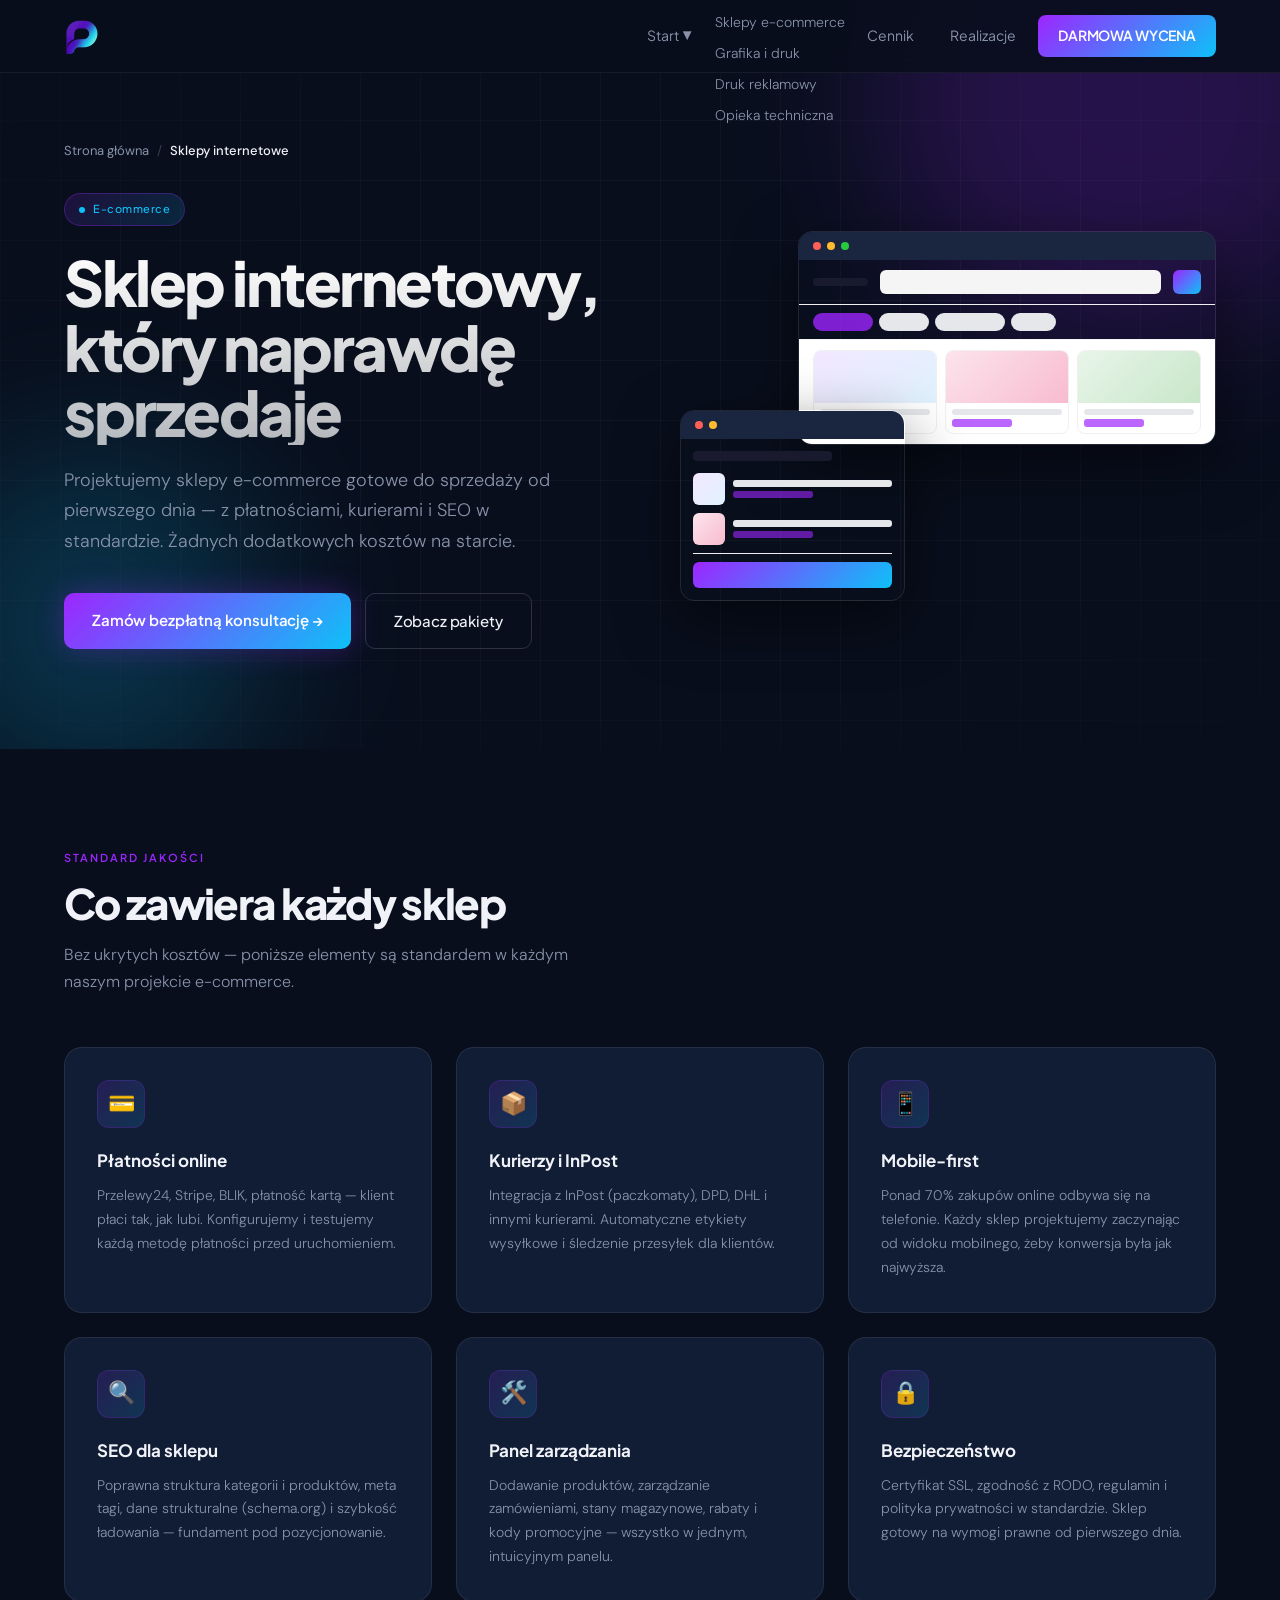
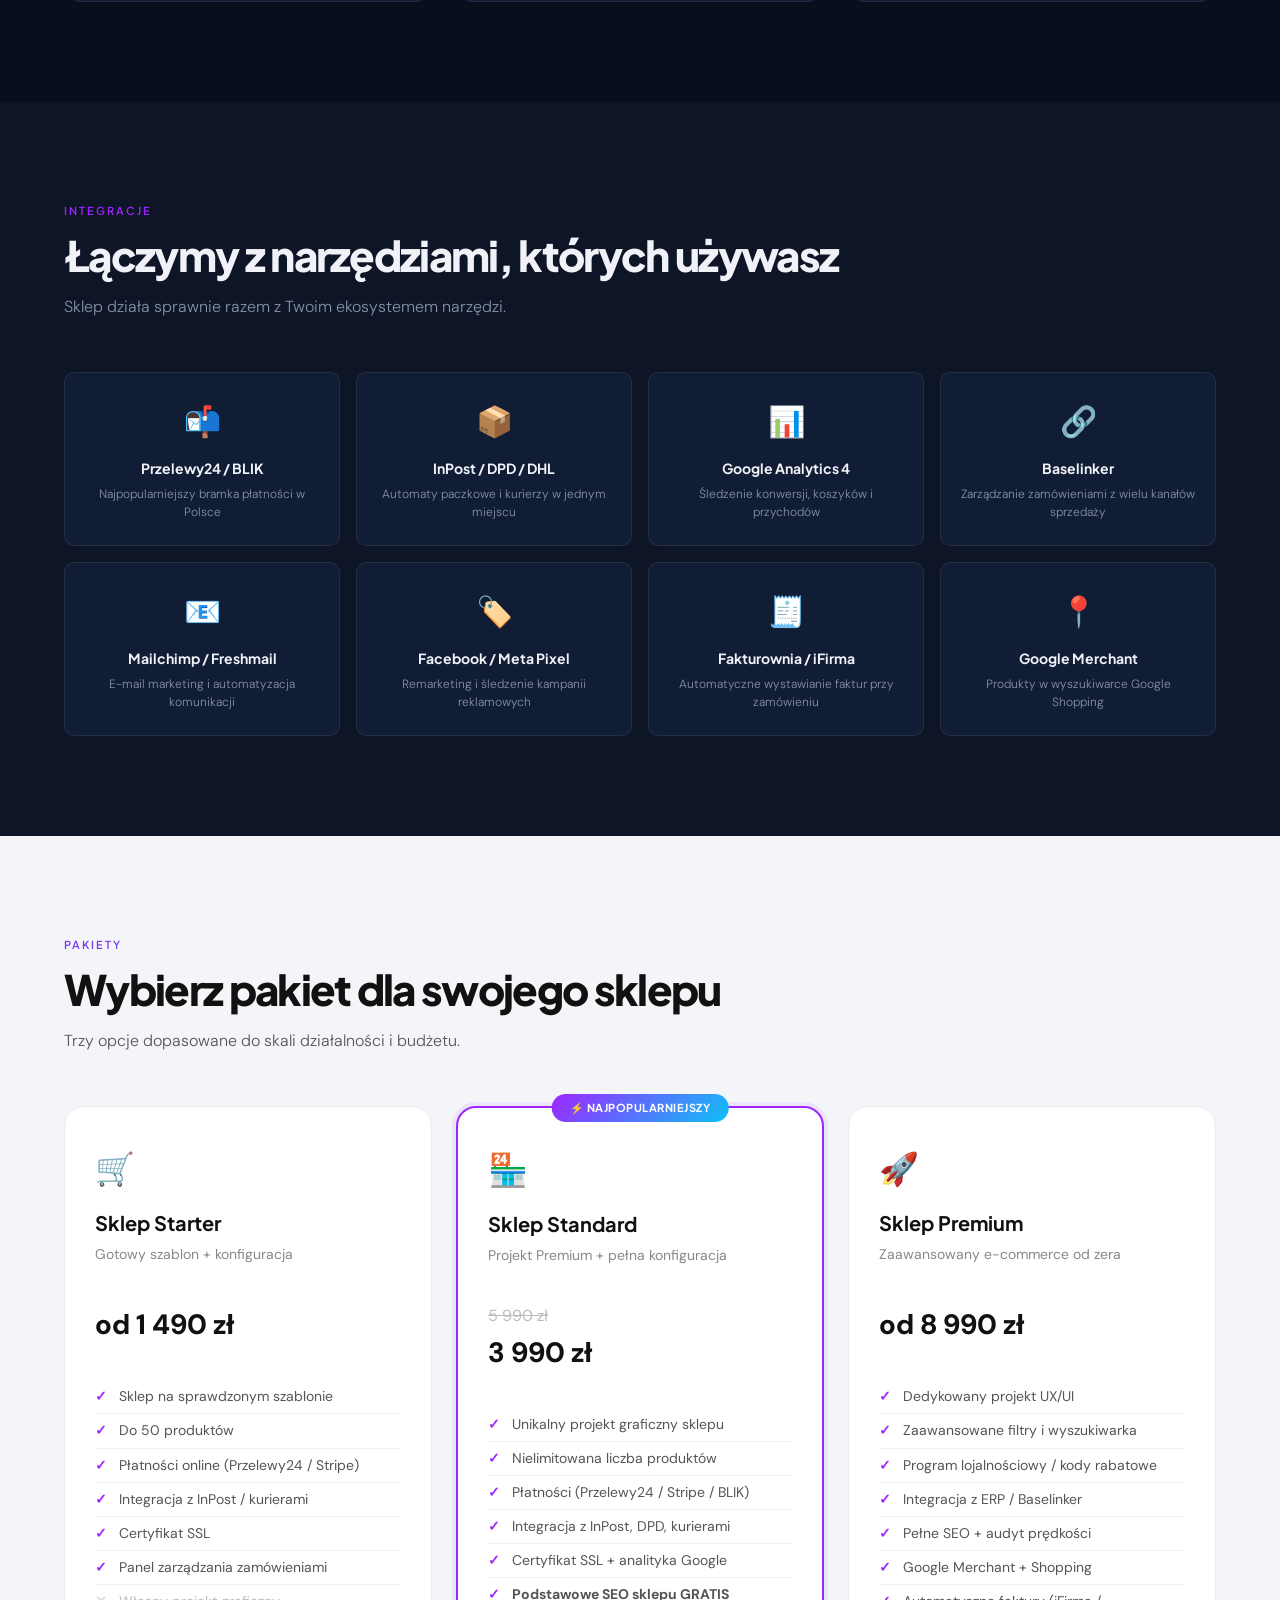
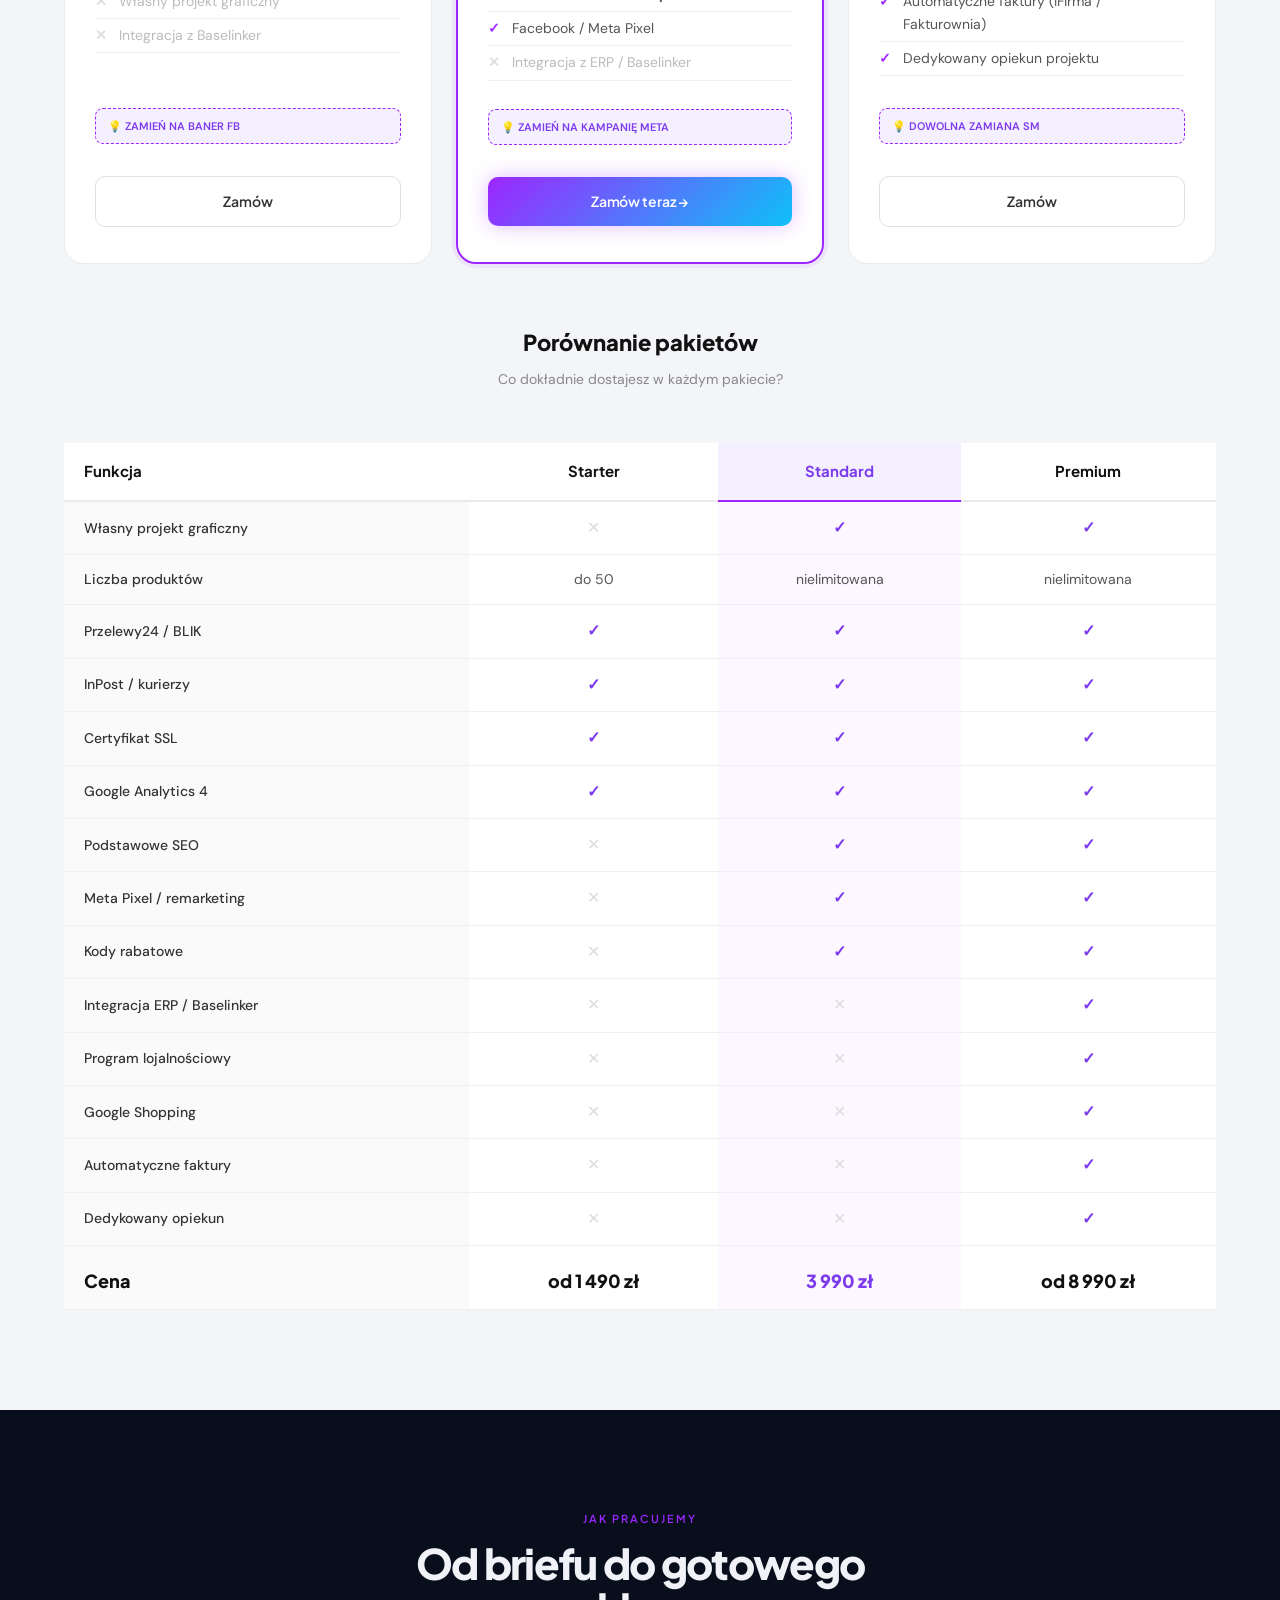
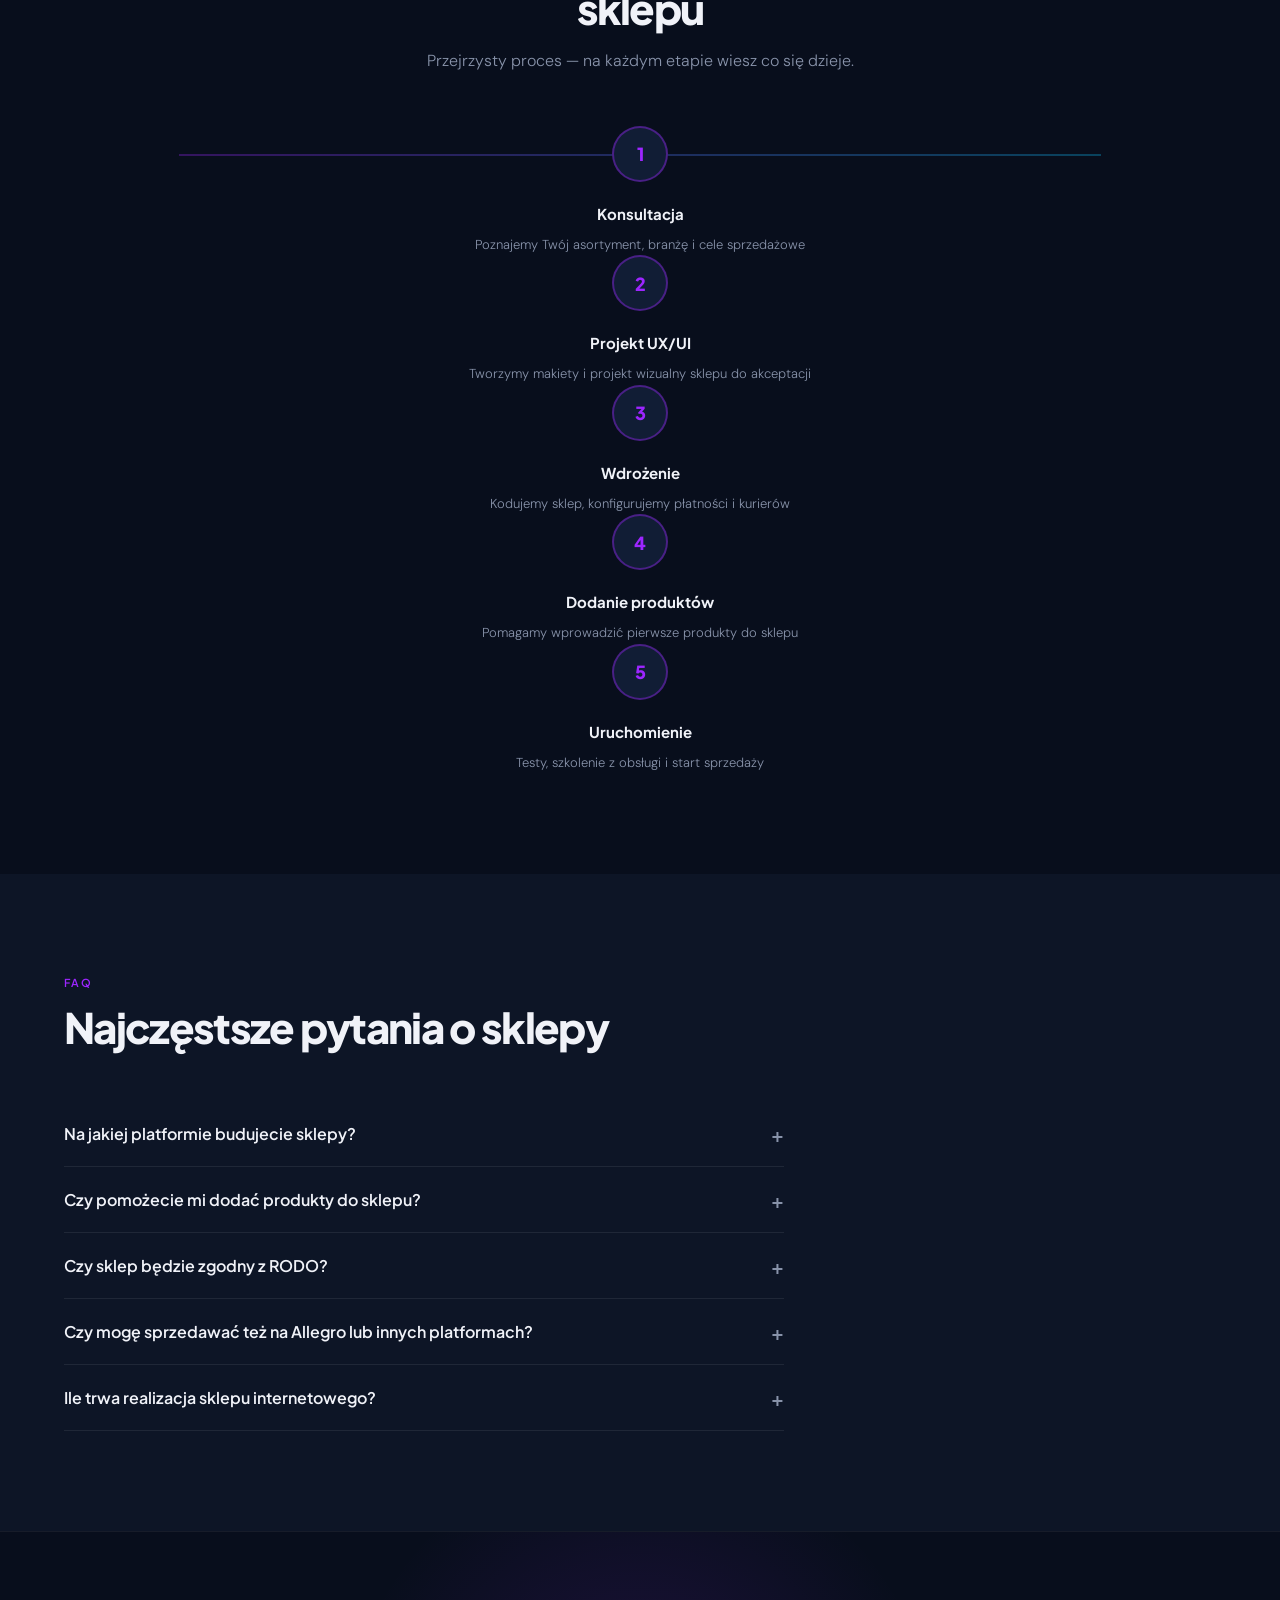
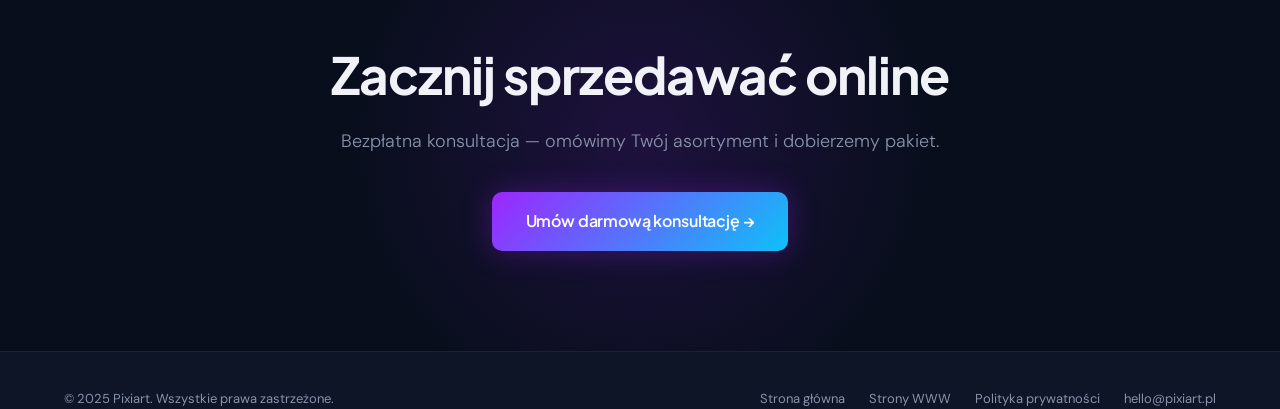
<file: sklepy.html>
<!DOCTYPE html>
<html lang="pl">
<head>
  <meta charset="UTF-8">
  <meta name="viewport" content="width=device-width, initial-scale=1.0">
  <meta name="description" content="Sklepy internetowe — Pixiart. Projektujemy e-commerce na WooCommerce i dedykowanych platformach. Płatności, kurierzy, SEO w cenie. Zamów bezpłatną konsultację.">
  <title>Sklepy internetowe — Pixiart</title>
   <link rel="stylesheet" href="style.css">
</head>
<body>

<!-- NAV -->
<nav class="nav" id="nav">
  <div class="nav__inner">
        <a href="#" class="logo">
            <img src="images/sygnet.png" alt="Pixiart Logo">
        </a>
    <ul class="nav__menu">
      <li class="nav__item">
        <a href="index.html" class="nav__link">Start <small>▼</small></a>
        <ul class="dropdown-menu">
          <li><a href="index.html#oferta">Strony WWW</a></li>
          <li><a href="index.html#sklepy">Sklepy Online</a></li>
          <li><a href="index.html#portfolio">Portfolio</a></li>
          <li><a href="index.html#komunikacja">Grafika + Druk</a></li>
          <li><a href="index.html#opinie">Opinie</a></li>
          <li><a href="index.html#faq">Najczęstsze pytania</a></li>
          <li><a href="index.html#wsparcie">Opieka po wdrożeniu</a></li>
        </ul>
      </li>

      <li class="nav__item">
        <a href="#" class="nav__link">Usługi <small>▼</small></a>
        <ul class="footer-nav">
          <li><a href="strony.html">Strony internetowe</a></li>
          <li><a href="sklepy.html">Sklepy e-commerce</a></li>
          <li><a href="identyfikacja.html">Grafika i druk</a></li>
          <li><a href="druk.html">Druk reklamowy</a></li>
          <li><a href="wsparcie.html">Opieka techniczna</a></li>
        </ul>
      </li>

     <li><a href="cennik.html" class="nav__link">Cennik</a></li>
      <li><a href="realizacje.html" class="nav__link">Realizacje</a></li>
      <li><a href="kontakt.html" class="nav__link nav__cta">DARMOWA WYCENA</a></li>
    </ul>

    <button class="hamburger" id="hamburger" aria-label="Menu">
      <span></span><span></span><span></span>
    </button>
  </div>
</nav>
 
<!-- MOBILE MENU -->
<div class="mobile-menu" id="mobile-menu">
  <div style="padding: 20px; border-bottom: 1px solid rgba(255,255,255,0.1); margin-bottom: 10px;">
    <small style="color: var(--blue); text-transform: uppercase; letter-spacing: 1px;">Menu</small>
  </div>
  
  <a href="strony.html" class="mob-link">Strony WWW</a>
  <a href="sklepy.html" class="mob-link">Sklepy Online</a>
  <a href="identyfikacja.html" class="mob-link">Grafika + Druk</a>
  <a href="realizacje.html" class="mob-link">Realizacje</a>
  <a href="wsparcie.html" class="mob-link">Opieka i Wsparcie</a>
  <a href="#faq" class="mob-link">FAQ</a>
  
  <div style="margin-top: 20px; padding: 0 20px;">
    <a href="kontakt.html" class="mob-cta">KONTAKT →</a>
  </div>
</div>

<main>

<!-- HERO -->
<section class="hero">
  <div class="hero-orb hero-orb-1"></div>
  <div class="hero-orb hero-orb-2"></div>
  <div class="hero-grid"></div>
  <div class="container">
    <div class="breadcrumb">
      <a href="index.html">Strona główna</a>
      <span>/</span>
      <strong>Sklepy internetowe</strong>
    </div>
    <div class="hero__inner">
      <div>
        <div class="hero__label">E-commerce</div>
        <h1>Sklep internetowy, który naprawdę sprzedaje</h1>
        <p class="hero__sub">Projektujemy sklepy e-commerce gotowe do sprzedaży od pierwszego dnia — z płatnościami, kurierami i SEO w standardzie. Żadnych dodatkowych kosztów na starcie.</p>
        <div class="hero__actions">
          <a href="index.html#kontakt" class="btn-primary">Zamów bezpłatną konsultację →</a>
          <a href="#pakiety" class="btn-ghost">Zobacz pakiety</a>
        </div>
      </div>

      <!-- SHOP MOCKUP -->
      <div class="hero__shop">
        <div class="shop-screen shop-main">
          <div class="ss-bar">
            <div class="ss-dot" style="background:#ff5f57"></div>
            <div class="ss-dot" style="background:#febc2e"></div>
            <div class="ss-dot" style="background:#28c840"></div>
          </div>
          <div class="ss-nav">
            <div class="ss-logo"></div>
            <div class="ss-search"></div>
            <div class="ss-cart-icon"></div>
          </div>
          <div class="ss-cats">
            <div class="ss-cat" style="width:60px;background:#9d26ff;opacity:.8"></div>
            <div class="ss-cat" style="width:50px;background:#e5e7eb"></div>
            <div class="ss-cat" style="width:70px;background:#e5e7eb"></div>
            <div class="ss-cat" style="width:45px;background:#e5e7eb"></div>
          </div>
          <div class="ss-products">
            <div class="ss-product">
              <div class="ss-product-img" style="background:linear-gradient(135deg,#f3e8ff,#e0f2fe)"></div>
              <div class="ss-product-info"><div class="ss-product-name"></div><div class="ss-product-price"></div></div>
            </div>
            <div class="ss-product">
              <div class="ss-product-img" style="background:linear-gradient(135deg,#fce4ec,#f8bbd0)"></div>
              <div class="ss-product-info"><div class="ss-product-name"></div><div class="ss-product-price"></div></div>
            </div>
            <div class="ss-product">
              <div class="ss-product-img" style="background:linear-gradient(135deg,#e8f5e9,#c8e6c9)"></div>
              <div class="ss-product-info"><div class="ss-product-name"></div><div class="ss-product-price"></div></div>
            </div>
          </div>
        </div>

        <!-- CART -->
        <div class="shop-screen shop-cart">
          <div class="ss-bar">
            <div class="ss-dot" style="background:#ff5f57"></div>
            <div class="ss-dot" style="background:#febc2e"></div>
          </div>
          <div class="sc-body">
            <div class="sc-title"></div>
            <div class="sc-item">
              <div class="sc-thumb" style="background:linear-gradient(135deg,#f3e8ff,#e0f2fe)"></div>
              <div class="sc-info"><div class="sc-name"></div><div class="sc-price"></div></div>
            </div>
            <div class="sc-item">
              <div class="sc-thumb" style="background:linear-gradient(135deg,#fce4ec,#f8bbd0)"></div>
              <div class="sc-info"><div class="sc-name"></div><div class="sc-price"></div></div>
            </div>
            <div class="sc-divider"></div>
            <div class="sc-btn"></div>
          </div>
        </div>
      </div>
    </div>
  </div>
</section>

<!-- CO ZAWIERA KAŻDY SKLEP -->
<section>
  <div class="container">
    <div class="reveal">
      <div class="sec-label">Standard jakości</div>
      <div class="sec-title">Co zawiera każdy sklep</div>
      <p class="sec-sub" style="color:var(--muted)">Bez ukrytych kosztów — poniższe elementy są standardem w każdym naszym projekcie e-commerce.</p>
    </div>
    <div class="features-grid reveal">
      <div class="feature-card">
        <div class="feature-icon">💳</div>
        <h4>Płatności online</h4>
        <p>Przelewy24, Stripe, BLIK, płatność kartą — klient płaci tak, jak lubi. Konfigurujemy i testujemy każdą metodę płatności przed uruchomieniem.</p>
      </div>
      <div class="feature-card">
        <div class="feature-icon">📦</div>
        <h4>Kurierzy i InPost</h4>
        <p>Integracja z InPost (paczkomaty), DPD, DHL i innymi kurierami. Automatyczne etykiety wysyłkowe i śledzenie przesyłek dla klientów.</p>
      </div>
      <div class="feature-card">
        <div class="feature-icon">📱</div>
        <h4>Mobile-first</h4>
        <p>Ponad 70% zakupów online odbywa się na telefonie. Każdy sklep projektujemy zaczynając od widoku mobilnego, żeby konwersja była jak najwyższa.</p>
      </div>
      <div class="feature-card">
        <div class="feature-icon">🔍</div>
        <h4>SEO dla sklepu</h4>
        <p>Poprawna struktura kategorii i produktów, meta tagi, dane strukturalne (schema.org) i szybkość ładowania — fundament pod pozycjonowanie.</p>
      </div>
      <div class="feature-card">
        <div class="feature-icon">🛠️</div>
        <h4>Panel zarządzania</h4>
        <p>Dodawanie produktów, zarządzanie zamówieniami, stany magazynowe, rabaty i kody promocyjne — wszystko w jednym, intuicyjnym panelu.</p>
      </div>
      <div class="feature-card">
        <div class="feature-icon">🔒</div>
        <h4>Bezpieczeństwo</h4>
        <p>Certyfikat SSL, zgodność z RODO, regulamin i polityka prywatności w standardzie. Sklep gotowy na wymogi prawne od pierwszego dnia.</p>
      </div>
    </div>
  </div>
</section>

<!-- INTEGRACJE -->
<section style="background:var(--bg2);">
  <div class="container">
    <div class="reveal">
      <div class="sec-label">Integracje</div>
      <div class="sec-title">Łączymy z narzędziami, których używasz</div>
      <p class="sec-sub" style="color:var(--muted)">Sklep działa sprawnie razem z Twoim ekosystemem narzędzi.</p>
    </div>
    <div class="integrations reveal">
      <div class="int-card">
        <div class="int-icon">📬</div>
        <h4>Przelewy24 / BLIK</h4>
        <p>Najpopularniejszy bramka płatności w Polsce</p>
      </div>
      <div class="int-card">
        <div class="int-icon">📦</div>
        <h4>InPost / DPD / DHL</h4>
        <p>Automaty paczkowe i kurierzy w jednym miejscu</p>
      </div>
      <div class="int-card">
        <div class="int-icon">📊</div>
        <h4>Google Analytics 4</h4>
        <p>Śledzenie konwersji, koszyków i przychodów</p>
      </div>
      <div class="int-card">
        <div class="int-icon">🔗</div>
        <h4>Baselinker</h4>
        <p>Zarządzanie zamówieniami z wielu kanałów sprzedaży</p>
      </div>
      <div class="int-card">
        <div class="int-icon">📧</div>
        <h4>Mailchimp / Freshmail</h4>
        <p>E-mail marketing i automatyzacja komunikacji</p>
      </div>
      <div class="int-card">
        <div class="int-icon">🏷️</div>
        <h4>Facebook / Meta Pixel</h4>
        <p>Remarketing i śledzenie kampanii reklamowych</p>
      </div>
      <div class="int-card">
        <div class="int-icon">🧾</div>
        <h4>Fakturownia / iFirma</h4>
        <p>Automatyczne wystawianie faktur przy zamówieniu</p>
      </div>
      <div class="int-card">
        <div class="int-icon">📍</div>
        <h4>Google Merchant</h4>
        <p>Produkty w wyszukiwarce Google Shopping</p>
      </div>
    </div>
  </div>
</section>

<!-- PAKIETY -->
<section class="light" id="pakiety">
  <div class="container">
    <div class="reveal">
      <div class="sec-label">Pakiety</div>
      <div class="sec-title">Wybierz pakiet dla swojego sklepu</div>
      <p class="sec-sub">Trzy opcje dopasowane do skali działalności i budżetu.</p>
    </div>
    <div class="cards-grid reveal">
      <div class="card">
        <div class="card-icon">🛒</div>
        <h3>Sklep Starter</h3>
        <p class="muted">Gotowy szablon + konfiguracja</p>
        <div class="price">od 1 490 zł</div>
        <ul>
          <li>Sklep na sprawdzonym szablonie</li>
          <li>Do 50 produktów</li>
          <li>Płatności online (Przelewy24 / Stripe)</li>
          <li>Integracja z InPost / kurierami</li>
          <li>Certyfikat SSL</li>
          <li>Panel zarządzania zamówieniami</li>
          <li class="no">Własny projekt graficzny</li>
          <li class="no">Integracja z Baselinker</li>
        </ul>
        <div class="exchange">💡 ZAMIEŃ NA BANER FB</div>
        <a href="index.html#kontakt" class="card-btn">Zamów</a>
      </div>

      <div class="card card--featured">
        <div class="badge-top">⚡ NAJPOPULARNIEJSZY</div>
        <div class="card-icon">🏪</div>
        <h3>Sklep Standard</h3>
        <p class="muted">Projekt Premium + pełna konfiguracja</p>
        <div class="price">
          <span class="old">5 990 zł</span>
          3 990 zł
        </div>
        <ul>
          <li>Unikalny projekt graficzny sklepu</li>
          <li>Nielimitowana liczba produktów</li>
          <li>Płatności (Przelewy24 / Stripe / BLIK)</li>
          <li>Integracja z InPost, DPD, kurierami</li>
          <li>Certyfikat SSL + analityka Google</li>
          <li><strong>Podstawowe SEO sklepu GRATIS</strong></li>
          <li>Facebook / Meta Pixel</li>
          <li class="no">Integracja z ERP / Baselinker</li>
        </ul>
        <div class="exchange">💡 ZAMIEŃ NA KAMPANIĘ META</div>
        <a href="index.html#kontakt" class="card-btn card-btn--primary">Zamów teraz →</a>
      </div>

      <div class="card">
        <div class="card-icon">🚀</div>
        <h3>Sklep Premium</h3>
        <p class="muted">Zaawansowany e-commerce od zera</p>
        <div class="price">od 8 990 zł</div>
        <ul>
          <li>Dedykowany projekt UX/UI</li>
          <li>Zaawansowane filtry i wyszukiwarka</li>
          <li>Program lojalnościowy / kody rabatowe</li>
          <li>Integracja z ERP / Baselinker</li>
          <li>Pełne SEO + audyt prędkości</li>
          <li>Google Merchant + Shopping</li>
          <li>Automatyczne faktury (iFirma / Fakturownia)</li>
          <li>Dedykowany opiekun projektu</li>
        </ul>
        <div class="exchange">💡 DOWOLNA ZAMIANA SM</div>
        <a href="index.html#kontakt" class="card-btn">Zamów</a>
      </div>
    </div>

    <!-- TABELA PORÓWNAWCZA -->
    <div class="reveal" style="margin-top:60px;">
      <h3 style="font-size:22px;font-weight:800;margin-bottom:8px;text-align:center;">Porównanie pakietów</h3>
      <p style="text-align:center;color:#888;font-size:14px;margin-bottom:0;">Co dokładnie dostajesz w każdym pakiecie?</p>
    </div>
    <div class="compare-wrap reveal">
      <table class="compare-table">
        <thead>
          <tr>
            <th>Funkcja</th>
            <th>Starter</th>
            <th class="featured">Standard</th>
            <th>Premium</th>
          </tr>
        </thead>
        <tbody>
          <tr><td>Własny projekt graficzny</td><td><span class="no-val">✕</span></td><td class="featured"><span class="yes">✓</span></td><td><span class="yes">✓</span></td></tr>
          <tr><td>Liczba produktów</td><td>do 50</td><td class="featured">nielimitowana</td><td>nielimitowana</td></tr>
          <tr><td>Przelewy24 / BLIK</td><td><span class="yes">✓</span></td><td class="featured"><span class="yes">✓</span></td><td><span class="yes">✓</span></td></tr>
          <tr><td>InPost / kurierzy</td><td><span class="yes">✓</span></td><td class="featured"><span class="yes">✓</span></td><td><span class="yes">✓</span></td></tr>
          <tr><td>Certyfikat SSL</td><td><span class="yes">✓</span></td><td class="featured"><span class="yes">✓</span></td><td><span class="yes">✓</span></td></tr>
          <tr><td>Google Analytics 4</td><td><span class="yes">✓</span></td><td class="featured"><span class="yes">✓</span></td><td><span class="yes">✓</span></td></tr>
          <tr><td>Podstawowe SEO</td><td><span class="no-val">✕</span></td><td class="featured"><span class="yes">✓</span></td><td><span class="yes">✓</span></td></tr>
          <tr><td>Meta Pixel / remarketing</td><td><span class="no-val">✕</span></td><td class="featured"><span class="yes">✓</span></td><td><span class="yes">✓</span></td></tr>
          <tr><td>Kody rabatowe</td><td><span class="no-val">✕</span></td><td class="featured"><span class="yes">✓</span></td><td><span class="yes">✓</span></td></tr>
          <tr><td>Integracja ERP / Baselinker</td><td><span class="no-val">✕</span></td><td class="featured"><span class="no-val">✕</span></td><td><span class="yes">✓</span></td></tr>
          <tr><td>Program lojalnościowy</td><td><span class="no-val">✕</span></td><td class="featured"><span class="no-val">✕</span></td><td><span class="yes">✓</span></td></tr>
          <tr><td>Google Shopping</td><td><span class="no-val">✕</span></td><td class="featured"><span class="no-val">✕</span></td><td><span class="yes">✓</span></td></tr>
          <tr><td>Automatyczne faktury</td><td><span class="no-val">✕</span></td><td class="featured"><span class="no-val">✕</span></td><td><span class="yes">✓</span></td></tr>
          <tr><td>Dedykowany opiekun</td><td><span class="no-val">✕</span></td><td class="featured"><span class="no-val">✕</span></td><td><span class="yes">✓</span></td></tr>
          <tr class="price-row">
            <td>Cena</td>
            <td>od 1 490 zł</td>
            <td class="featured">3 990 zł</td>
            <td>od 8 990 zł</td>
          </tr>
        </tbody>
      </table>
    </div>
  </div>
</section>

<!-- PROCES -->
<section>
  <div class="container">
    <div class="reveal" style="text-align:center;max-width:560px;margin:0 auto;">
      <div class="sec-label" style="text-align:center">Jak pracujemy</div>
      <div class="sec-title" style="text-align:center">Od briefu do gotowego sklepu</div>
      <p class="sec-sub" style="margin:0 auto;text-align:center;color:var(--muted);">Przejrzysty proces — na każdym etapie wiesz co się dzieje.</p>
    </div>
    <div class="process-steps reveal">
      <div class="step">
        <div class="step-num">1</div>
        <h4>Konsultacja</h4>
        <p>Poznajemy Twój asortyment, branżę i cele sprzedażowe</p>
      </div>
      <div class="step">
        <div class="step-num">2</div>
        <h4>Projekt UX/UI</h4>
        <p>Tworzymy makiety i projekt wizualny sklepu do akceptacji</p>
      </div>
      <div class="step">
        <div class="step-num">3</div>
        <h4>Wdrożenie</h4>
        <p>Kodujemy sklep, konfigurujemy płatności i kurierów</p>
      </div>
      <div class="step">
        <div class="step-num">4</div>
        <h4>Dodanie produktów</h4>
        <p>Pomagamy wprowadzić pierwsze produkty do sklepu</p>
      </div>
      <div class="step">
        <div class="step-num">5</div>
        <h4>Uruchomienie</h4>
        <p>Testy, szkolenie z obsługi i start sprzedaży</p>
      </div>
    </div>
  </div>
</section>

<!-- FAQ -->
<section style="background:var(--bg2);">
  <div class="container">
    <div class="reveal">
      <div class="sec-label">FAQ</div>
      <div class="sec-title">Najczęstsze pytania o sklepy</div>
    </div>
    <div class="faq-list reveal">
      <div class="faq-item">
        <button class="faq-q" onclick="toggleFaq(this)">
          Na jakiej platformie budujecie sklepy?
          <span class="faq-icon">+</span>
        </button>
        <div class="faq-a">
          <div class="faq-a-inner">Standardowo budujemy na WooCommerce (WordPress), która jest najpopularniejszą platformą e-commerce na świecie. Jest intuicyjna w obsłudze i ma ogromne możliwości rozbudowy. Dla większych projektów możemy też pracować na Shoper lub rozwiązaniach dedykowanych — dobieramy platformę do potrzeb klienta.</div>
        </div>
      </div>
      <div class="faq-item">
        <button class="faq-q" onclick="toggleFaq(this)">
          Czy pomożecie mi dodać produkty do sklepu?
          <span class="faq-icon">+</span>
        </button>
        <div class="faq-a">
          <div class="faq-a-inner">Tak — w pakietach Standard i Premium pomagamy wprowadzić pierwsze produkty. Jeśli masz dużo asortymentu, możemy zaimportować go hurtowo z pliku CSV lub Excela. Szkolimy też z dodawania kolejnych produktów samodzielnie przez panel.</div>
        </div>
      </div>
      <div class="faq-item">
        <button class="faq-q" onclick="toggleFaq(this)">
          Czy sklep będzie zgodny z RODO?
          <span class="faq-icon">+</span>
        </button>
        <div class="faq-a">
          <div class="faq-a-inner">Tak. Każdy sklep dostarcza z niezbędnymi elementami prawnymi: polityka prywatności, regulamin sklepu, zgody marketingowe i mechanizm cookies. Rekomendujemy skonsultowanie ostatecznych dokumentów z prawnikiem, ale startowy pakiet dokumentów jest w cenie.</div>
        </div>
      </div>
      <div class="faq-item">
        <button class="faq-q" onclick="toggleFaq(this)">
          Czy mogę sprzedawać też na Allegro lub innych platformach?
          <span class="faq-icon">+</span>
        </button>
        <div class="faq-a">
          <div class="faq-a-inner">Tak — w pakiecie Premium integrujemy sklep z Baselinker, który pozwala zarządzać sprzedażą na Allegro, Amazon, OLX i własnym sklepie z jednego panelu. Zamówienia, stany magazynowe i etykiety wysyłkowe — wszystko w jednym miejscu.</div>
        </div>
      </div>
      <div class="faq-item">
        <button class="faq-q" onclick="toggleFaq(this)">
          Ile trwa realizacja sklepu internetowego?
          <span class="faq-icon">+</span>
        </button>
        <div class="faq-a">
          <div class="faq-a-inner">Sklep Starter realizujemy w 7–10 dni roboczych. Sklep Standard zajmuje zazwyczaj 2–4 tygodnie od akceptacji projektu graficznego. Sklep Premium z pełnymi integracjami to 4–8 tygodni. Termin zależy też od szybkości dostarczenia materiałów i akceptacji projektu z Twojej strony.</div>
        </div>
      </div>
    </div>
  </div>
</section>

<!-- CTA -->
<section class="cta-section" style="background:var(--bg);padding:100px 0;">
  <div class="cta-orb"></div>
  <div class="container" style="position:relative">
    <div class="reveal">
      <h2>Zacznij sprzedawać online</h2>
      <p>Bezpłatna konsultacja — omówimy Twój asortyment i dobierzemy pakiet.</p>
      <a href="index.html#kontakt" class="btn-primary" style="font-size:16px;padding:16px 34px">Umów darmową konsultację →</a>
    </div>
  </div>
</section>

</main>

<!-- FOOTER -->
<footer>
  <div class="container">
    <div class="footer-inner">
      <div class="footer-copy">© 2025 Pixiart. Wszystkie prawa zastrzeżone.</div>
      <div class="footer-links">
        <a href="index.html">Strona główna</a>
        <a href="projektowanie-stron.html">Strony WWW</a>
        <a href="#">Polityka prywatności</a>
        <a href="mailto:hello@pixiart.pl">hello@pixiart.pl</a>
      </div>
    </div>
  </div>
</footer>

<script type="module" src="app.js"></script>
</body>
</html>
</file>
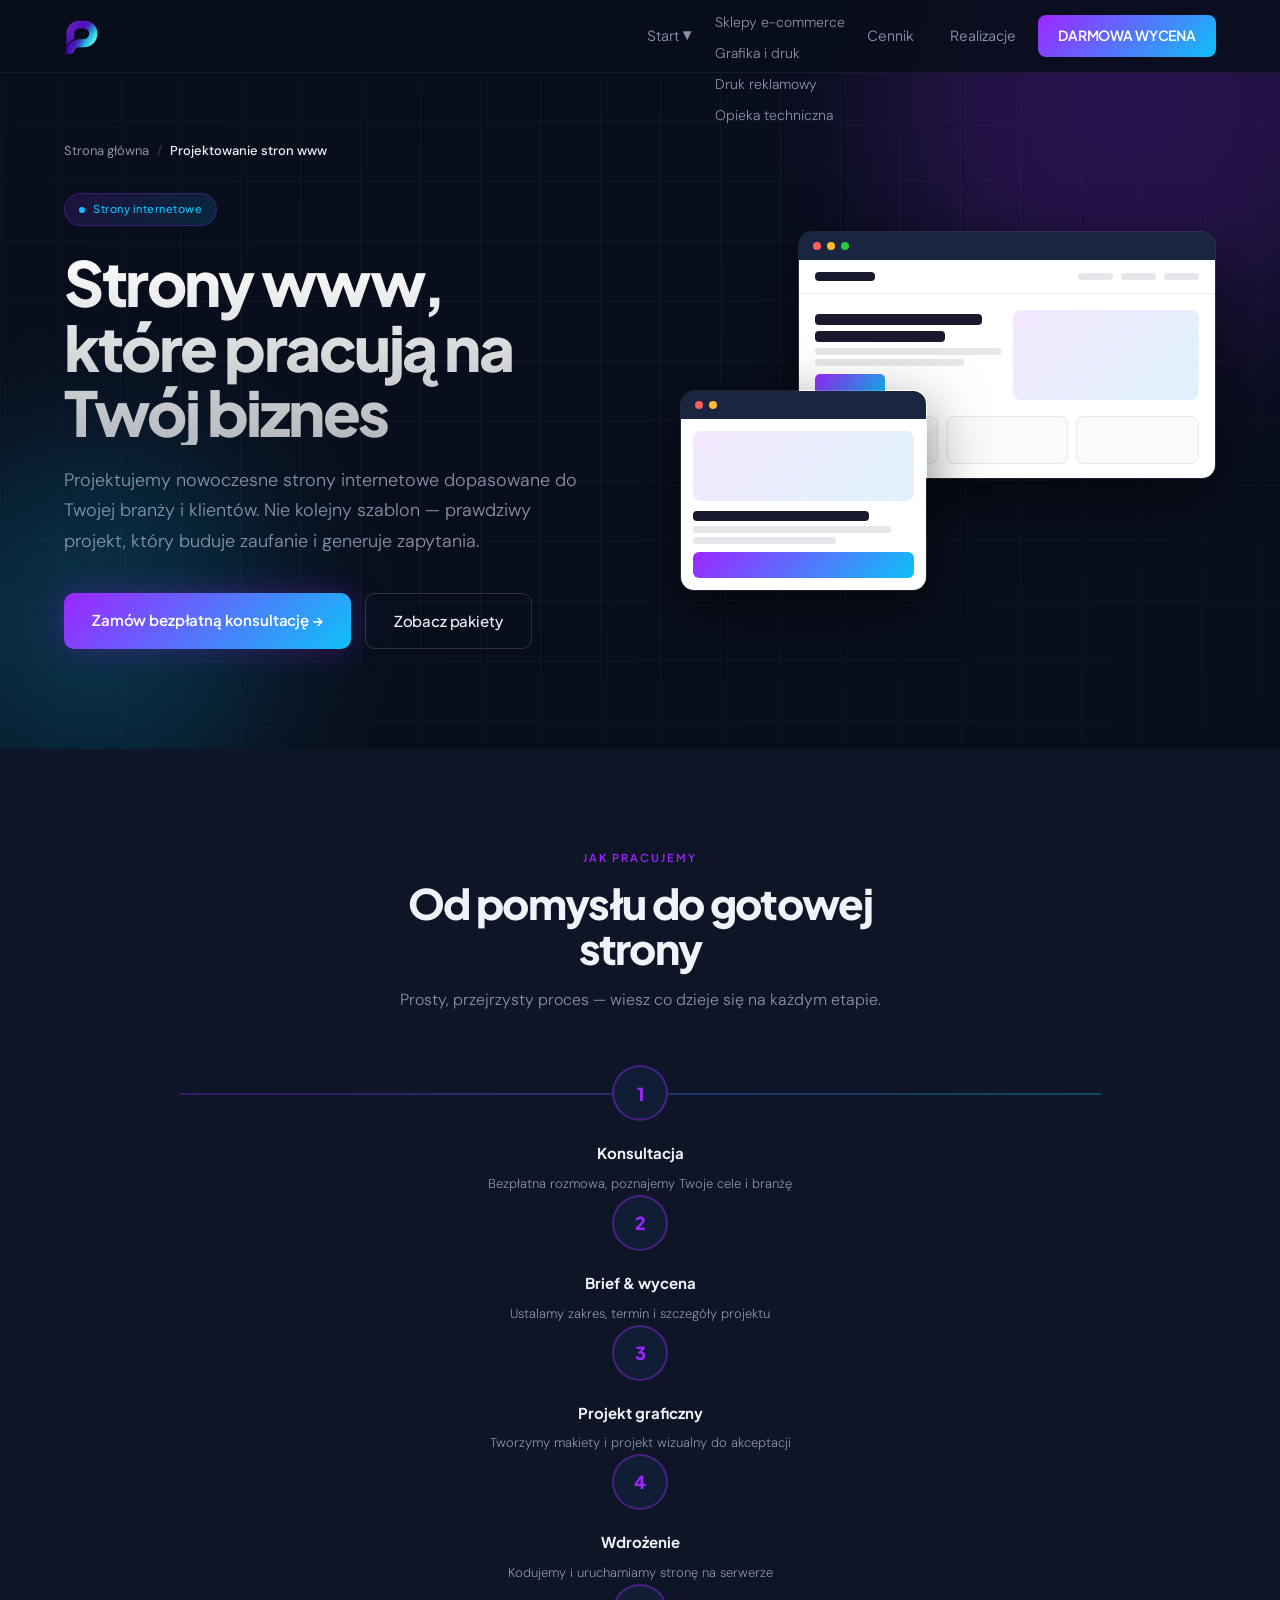
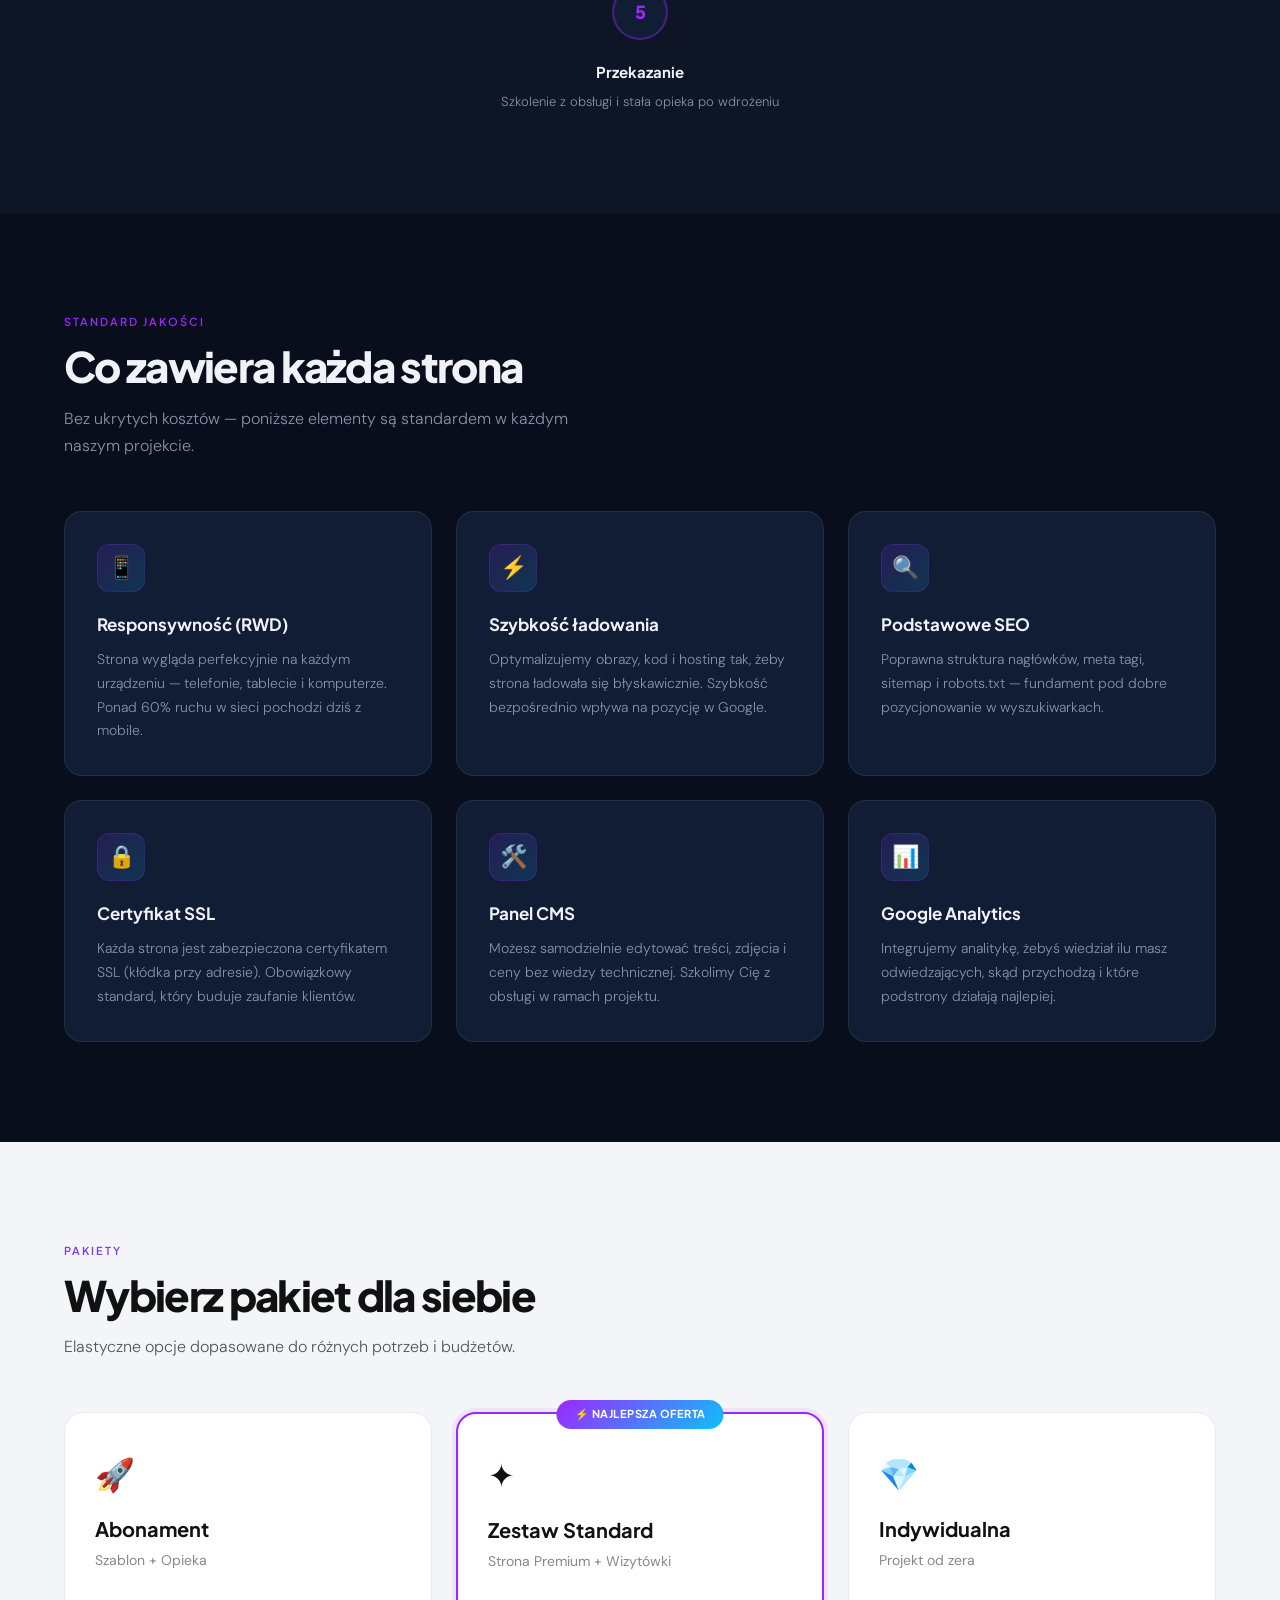
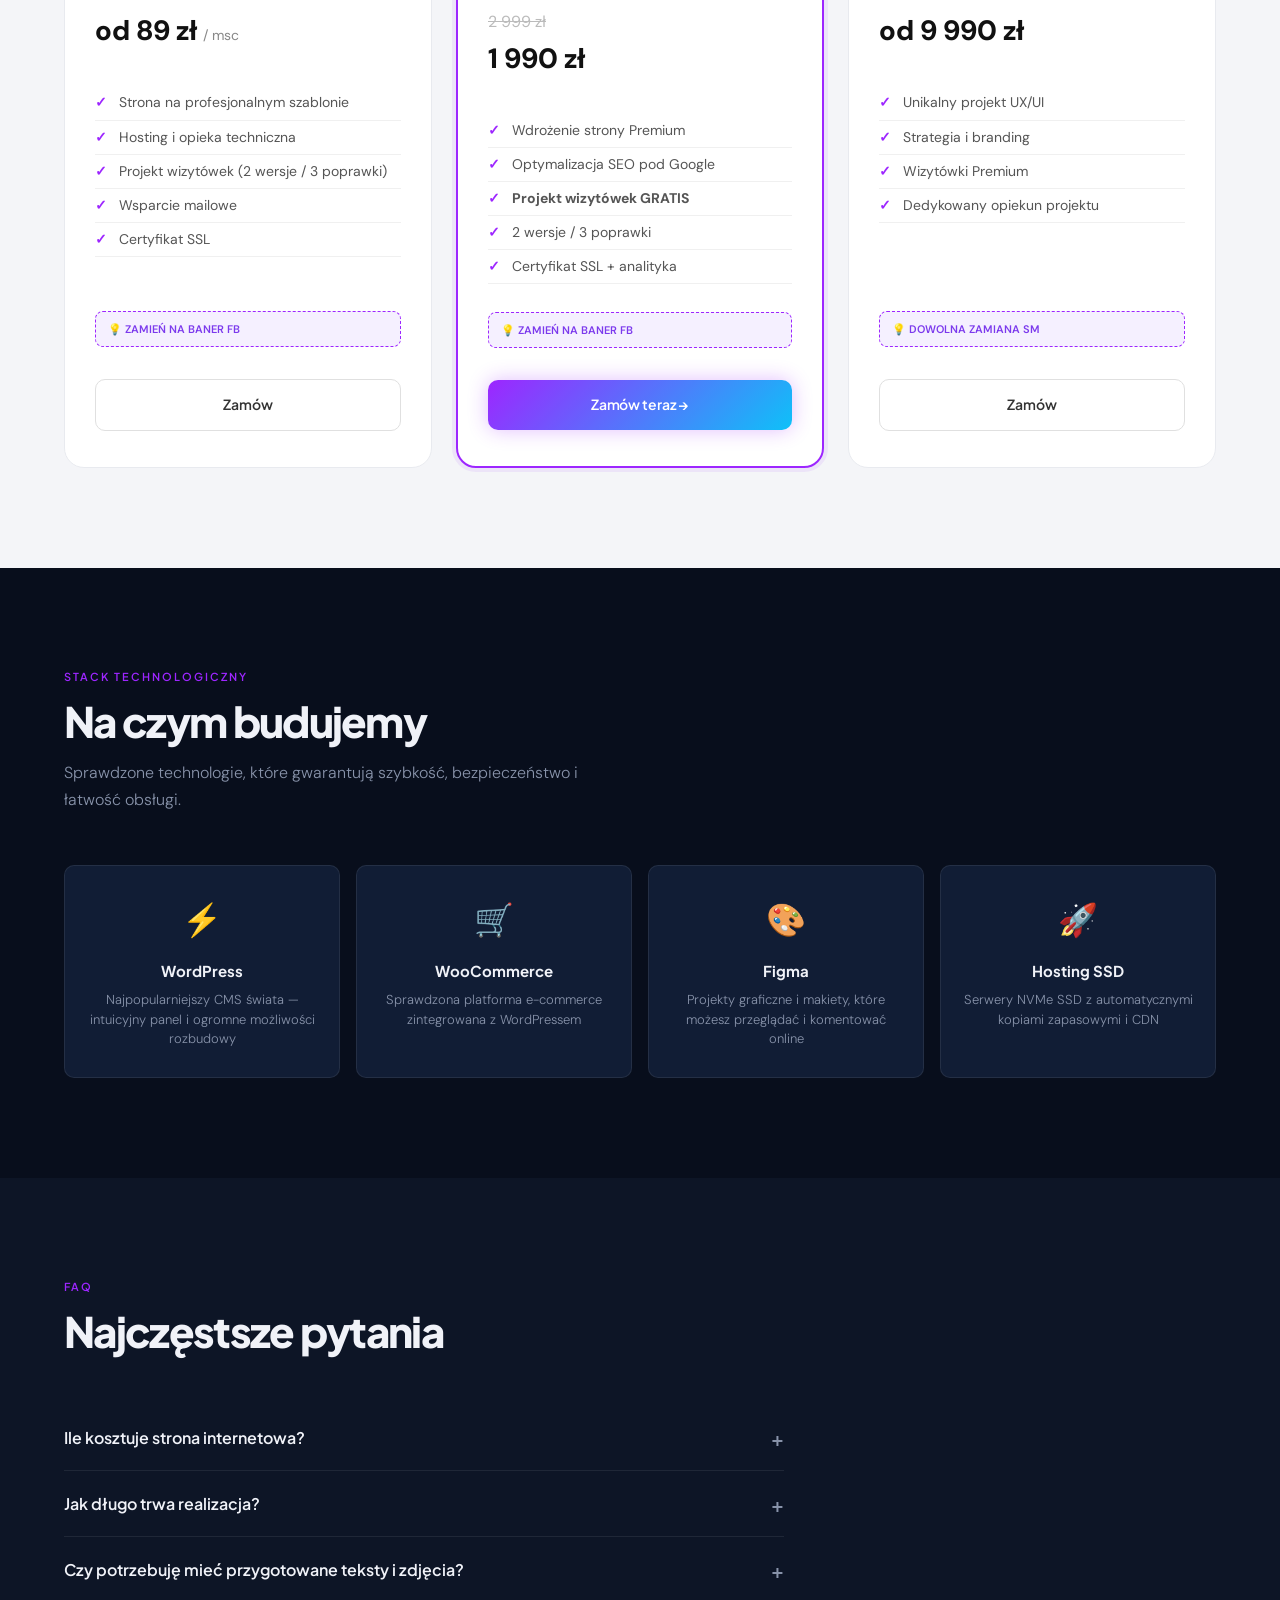
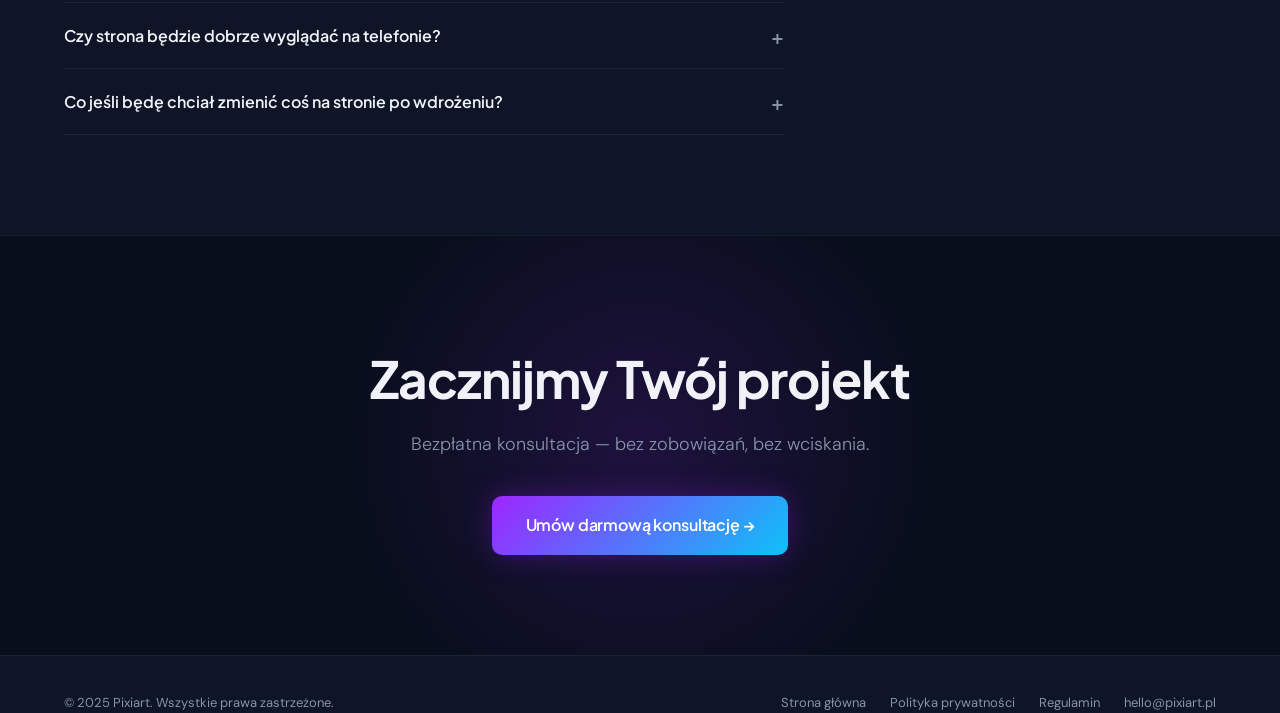
<file: strony.html>
<!DOCTYPE html>
<html lang="pl">
<head>
  <meta charset="UTF-8">
  <meta name="viewport" content="width=device-width, initial-scale=1.0">
  <meta name="description" content="Projektowanie stron internetowych — Pixiart. Nowoczesne strony www i sklepy internetowe dla firm. Sprawdź nasze pakiety i zamów bezpłatną konsultację.">
  <title>Projektowanie stron www — Pixiart</title>
   <link rel="stylesheet" href="style.css">
</head>
<body>

<!-- NAV -->
<nav class="nav" id="nav">
  <div class="nav__inner">
        <a href="#" class="logo">
            <img src="images/sygnet.png" alt="Pixiart Logo">
        </a>
    <ul class="nav__menu">
      <li class="nav__item">
        <a href="index.html" class="nav__link">Start <small>▼</small></a>
        <ul class="dropdown-menu">
          <li><a href="index.html#oferta">Strony WWW</a></li>
          <li><a href="index.html#sklepy">Sklepy Online</a></li>
          <li><a href="index.html#portfolio">Portfolio</a></li>
          <li><a href="index.html#komunikacja">Grafika + Druk</a></li>
          <li><a href="index.html#opinie">Opinie</a></li>
          <li><a href="index.html#faq">Najczęstsze pytania</a></li>
          <li><a href="index.html#wsparcie">Opieka po wdrożeniu</a></li>
        </ul>
      </li>

      <li class="nav__item">
        <a href="#" class="nav__link">Usługi <small>▼</small></a>
        <ul class="footer-nav">
          <li><a href="strony.html">Strony internetowe</a></li>
          <li><a href="sklepy.html">Sklepy e-commerce</a></li>
          <li><a href="identyfikacja.html">Grafika i druk</a></li>
          <li><a href="druk.html">Druk reklamowy</a></li>
          <li><a href="wsparcie.html">Opieka techniczna</a></li>
        </ul>
      </li>

     <li><a href="cennik.html" class="nav__link">Cennik</a></li>
      <li><a href="realizacje.html" class="nav__link">Realizacje</a></li>
      <li><a href="kontakt.html" class="nav__link nav__cta">DARMOWA WYCENA</a></li>
    </ul>

    <button class="hamburger" id="hamburger" aria-label="Menu">
      <span></span><span></span><span></span>
    </button>
  </div>
</nav>
 
<!-- MOBILE MENU -->
<div class="mobile-menu" id="mobile-menu">
  <div style="padding: 20px; border-bottom: 1px solid rgba(255,255,255,0.1); margin-bottom: 10px;">
    <small style="color: var(--blue); text-transform: uppercase; letter-spacing: 1px;">Menu</small>
  </div>
  
  <a href="strony.html" class="mob-link">Strony WWW</a>
  <a href="sklepy.html" class="mob-link">Sklepy Online</a>
  <a href="identyfikacja.html" class="mob-link">Grafika + Druk</a>
  <a href="realizacje.html" class="mob-link">Realizacje</a>
  <a href="wsparcie.html" class="mob-link">Opieka i Wsparcie</a>
  <a href="#faq" class="mob-link">FAQ</a>
  
  <div style="margin-top: 20px; padding: 0 20px;">
    <a href="kontakt.html" class="mob-cta">KONTAKT →</a>
  </div>
</div>
<main>

<!-- HERO -->
<section class="hero">
  <div class="hero-orb hero-orb-1"></div>
  <div class="hero-orb hero-orb-2"></div>
  <div class="hero-grid"></div>
  <div class="container">
    <div class="breadcrumb">
      <a href="index.html">Strona główna</a>
      <span>/</span>
      <strong>Projektowanie stron www</strong>
    </div>
    <div class="hero__inner">
      <div>
        <div class="hero__label">Strony internetowe</div>
        <h1>Strony www, które pracują na Twój biznes</h1>
        <p class="hero__sub">Projektujemy nowoczesne strony internetowe dopasowane do Twojej branży i klientów. Nie kolejny szablon — prawdziwy projekt, który buduje zaufanie i generuje zapytania.</p>
        <div class="hero__actions">
          <a href="index.html#kontakt" class="btn-primary">Zamów bezpłatną konsultację →</a>
          <a href="#pakiety" class="btn-ghost">Zobacz pakiety</a>
        </div>
      </div>

      <div class="hero__screens">
        <!-- desktop mockup -->
        <div class="screen screen-main">
          <div class="screen-bar">
            <div class="s-dot" style="background:#ff5f57"></div>
            <div class="s-dot" style="background:#febc2e"></div>
            <div class="s-dot" style="background:#28c840"></div>
          </div>
          <div class="screen-body">
            <div class="sb-nav">
              <div class="sb-logo"></div>
              <div class="sb-links">
                <div class="sb-link"></div>
                <div class="sb-link"></div>
                <div class="sb-link"></div>
              </div>
            </div>
            <div class="sb-hero">
              <div>
                <div class="sb-title" style="width:90%"></div>
                <div class="sb-title" style="width:70%"></div>
                <div class="sb-sub"></div>
                <div class="sb-sub" style="width:80%"></div>
                <div class="sb-btn"></div>
              </div>
              <div class="sb-img"></div>
            </div>
            <div class="sb-cards">
              <div class="sb-card"></div>
              <div class="sb-card"></div>
              <div class="sb-card"></div>
            </div>
          </div>
        </div>
        <!-- mobile mockup -->
        <div class="screen screen-side">
          <div class="screen-bar">
            <div class="s-dot" style="background:#ff5f57"></div>
            <div class="s-dot" style="background:#febc2e"></div>
          </div>
          <div class="sm-body">
            <div class="sm-img"></div>
            <div class="sm-title"></div>
            <div class="sm-sub"></div>
            <div class="sm-sub" style="width:65%"></div>
            <div class="sm-btn"></div>
          </div>
        </div>
      </div>
    </div>
  </div>
</section>

<!-- PROCES -->
<section style="background:var(--bg2);">
  <div class="container">
    <div class="reveal" style="text-align:center;max-width:560px;margin:0 auto 0;">
      <div class="sec-label" style="text-align:center">Jak pracujemy</div>
      <div class="sec-title" style="text-align:center">Od pomysłu do gotowej strony</div>
      <p class="sec-sub" style="margin:0 auto;text-align:center;">Prosty, przejrzysty proces — wiesz co dzieje się na każdym etapie.</p>
    </div>
    <div class="process-steps reveal">
      <div class="step">
        <div class="step-num">1</div>
        <h4>Konsultacja</h4>
        <p>Bezpłatna rozmowa, poznajemy Twoje cele i branżę</p>
      </div>
      <div class="step">
        <div class="step-num">2</div>
        <h4>Brief & wycena</h4>
        <p>Ustalamy zakres, termin i szczegóły projektu</p>
      </div>
      <div class="step">
        <div class="step-num">3</div>
        <h4>Projekt graficzny</h4>
        <p>Tworzymy makiety i projekt wizualny do akceptacji</p>
      </div>
      <div class="step">
        <div class="step-num">4</div>
        <h4>Wdrożenie</h4>
        <p>Kodujemy i uruchamiamy stronę na serwerze</p>
      </div>
      <div class="step">
        <div class="step-num">5</div>
        <h4>Przekazanie</h4>
        <p>Szkolenie z obsługi i stała opieka po wdrożeniu</p>
      </div>
    </div>
  </div>
</section>

<!-- CO ZAWIERA -->
<section>
  <div class="container">
    <div class="reveal">
      <div class="sec-label">Standard jakości</div>
      <div class="sec-title">Co zawiera każda strona</div>
      <p class="sec-sub">Bez ukrytych kosztów — poniższe elementy są standardem w każdym naszym projekcie.</p>
    </div>
    <div class="features-grid reveal">
      <div class="feature-card">
        <div class="feature-icon">📱</div>
        <h4>Responsywność (RWD)</h4>
        <p>Strona wygląda perfekcyjnie na każdym urządzeniu — telefonie, tablecie i komputerze. Ponad 60% ruchu w sieci pochodzi dziś z mobile.</p>
      </div>
      <div class="feature-card">
        <div class="feature-icon">⚡</div>
        <h4>Szybkość ładowania</h4>
        <p>Optymalizujemy obrazy, kod i hosting tak, żeby strona ładowała się błyskawicznie. Szybkość bezpośrednio wpływa na pozycję w Google.</p>
      </div>
      <div class="feature-card">
        <div class="feature-icon">🔍</div>
        <h4>Podstawowe SEO</h4>
        <p>Poprawna struktura nagłówków, meta tagi, sitemap i robots.txt — fundament pod dobre pozycjonowanie w wyszukiwarkach.</p>
      </div>
      <div class="feature-card">
        <div class="feature-icon">🔒</div>
        <h4>Certyfikat SSL</h4>
        <p>Każda strona jest zabezpieczona certyfikatem SSL (kłódka przy adresie). Obowiązkowy standard, który buduje zaufanie klientów.</p>
      </div>
      <div class="feature-card">
        <div class="feature-icon">🛠️</div>
        <h4>Panel CMS</h4>
        <p>Możesz samodzielnie edytować treści, zdjęcia i ceny bez wiedzy technicznej. Szkolimy Cię z obsługi w ramach projektu.</p>
      </div>
      <div class="feature-card">
        <div class="feature-icon">📊</div>
        <h4>Google Analytics</h4>
        <p>Integrujemy analitykę, żebyś wiedział ilu masz odwiedzających, skąd przychodzą i które podstrony działają najlepiej.</p>
      </div>
    </div>
  </div>
</section>

<!-- PAKIETY -->
<section class="light" id="pakiety">
  <div class="container">
    <div class="reveal">
      <div class="sec-label">Pakiety</div>
      <div class="sec-title">Wybierz pakiet dla siebie</div>
      <p class="sec-sub">Elastyczne opcje dopasowane do różnych potrzeb i budżetów.</p>
    </div>
    <div class="cards-grid reveal">
      <div class="card">
        <div class="card-icon">🚀</div>
        <h3>Abonament</h3>
        <p class="muted">Szablon + Opieka</p>
        <div class="price">od 89 zł <span style="font-size:14px;font-weight:400;color:#888">/ msc</span></div>
        <ul>
          <li>Strona na profesjonalnym szablonie</li>
          <li>Hosting i opieka techniczna</li>
          <li>Projekt wizytówek (2 wersje / 3 poprawki)</li>
          <li>Wsparcie mailowe</li>
          <li>Certyfikat SSL</li>
        </ul>
        <div class="exchange">💡 ZAMIEŃ NA BANER FB</div>
        <a href="index.html#kontakt" class="card-btn">Zamów</a>
      </div>
      <div class="card card--featured">
        <div class="badge-top">⚡ NAJLEPSZA OFERTA</div>
        <div class="card-icon">✦</div>
        <h3>Zestaw Standard</h3>
        <p class="muted">Strona Premium + Wizytówki</p>
        <div class="price">
          <span class="old">2 999 zł</span>
          1 990 zł
        </div>
        <ul>
          <li>Wdrożenie strony Premium</li>
          <li>Optymalizacja SEO pod Google</li>
          <li><strong>Projekt wizytówek GRATIS</strong></li>
          <li>2 wersje / 3 poprawki</li>
          <li>Certyfikat SSL + analityka</li>
        </ul>
        <div class="exchange">💡 ZAMIEŃ NA BANER FB</div>
        <a href="index.html#kontakt" class="card-btn card-btn--primary">Zamów teraz →</a>
      </div>
      <div class="card">
        <div class="card-icon">💎</div>
        <h3>Indywidualna</h3>
        <p class="muted">Projekt od zera</p>
        <div class="price">od 9 990 zł</div>
        <ul>
          <li>Unikalny projekt UX/UI</li>
          <li>Strategia i branding</li>
          <li>Wizytówki Premium</li>
          <li>Dedykowany opiekun projektu</li>
        </ul>
        <div class="exchange">💡 DOWOLNA ZAMIANA SM</div>
        <a href="index.html#kontakt" class="card-btn">Zamów</a>
      </div>
    </div>
  </div>
</section>

<!-- TECHNOLOGIE -->
<section>
  <div class="container">
    <div class="reveal">
      <div class="sec-label">Stack technologiczny</div>
      <div class="sec-title">Na czym budujemy</div>
      <p class="sec-sub" style="color:var(--muted)">Sprawdzone technologie, które gwarantują szybkość, bezpieczeństwo i łatwość obsługi.</p>
    </div>
    <div class="tech-grid reveal">
      <div class="tech-card">
        <div class="tech-icon">⚡</div>
        <h4>WordPress</h4>
        <p>Najpopularniejszy CMS świata — intuicyjny panel i ogromne możliwości rozbudowy</p>
      </div>
      <div class="tech-card">
        <div class="tech-icon">🛒</div>
        <h4>WooCommerce</h4>
        <p>Sprawdzona platforma e-commerce zintegrowana z WordPressem</p>
      </div>
      <div class="tech-card">
        <div class="tech-icon">🎨</div>
        <h4>Figma</h4>
        <p>Projekty graficzne i makiety, które możesz przeglądać i komentować online</p>
      </div>
      <div class="tech-card">
        <div class="tech-icon">🚀</div>
        <h4>Hosting SSD</h4>
        <p>Serwery NVMe SSD z automatycznymi kopiami zapasowymi i CDN</p>
      </div>
    </div>
  </div>
</section>

<!-- FAQ -->
<section style="background:var(--bg2);">
  <div class="container">
    <div class="reveal">
      <div class="sec-label">FAQ</div>
      <div class="sec-title">Najczęstsze pytania</div>
    </div>
    <div class="faq-list reveal">
      <div class="faq-item">
        <button class="faq-q" onclick="toggleFaq(this)">
          Ile kosztuje strona internetowa?
          <span class="faq-icon">+</span>
        </button>
        <div class="faq-a">
          <div class="faq-a-inner">Cena zależy od zakresu projektu. Strona abonamentowa na szablonie zaczyna się od 89 zł/msc. Strona Premium to wydatek jednorazowy od 1 990 zł. Projekt indywidualny od zera wyceniamy indywidualnie — zazwyczaj od 9 990 zł. Wszystkie ceny są przejrzyste, bez ukrytych kosztów.</div>
        </div>
      </div>
      <div class="faq-item">
        <button class="faq-q" onclick="toggleFaq(this)">
          Jak długo trwa realizacja?
          <span class="faq-icon">+</span>
        </button>
        <div class="faq-a">
          <div class="faq-a-inner">Standardowa strona www realizowana jest w ciągu 7–14 dni roboczych od momentu dostarczenia przez Ciebie materiałów (teksty, zdjęcia, logo). Projekty indywidualne trwają zazwyczaj 3–6 tygodni.</div>
        </div>
      </div>
      <div class="faq-item">
        <button class="faq-q" onclick="toggleFaq(this)">
          Czy potrzebuję mieć przygotowane teksty i zdjęcia?
          <span class="faq-icon">+</span>
        </button>
        <div class="faq-a">
          <div class="faq-a-inner">Jeśli masz własne materiały — świetnie, wykorzystamy je. Jeśli nie — pomożemy. Możemy użyć wysokiej jakości zdjęć stockowych oraz zaproponować szkielet treści. Copywriting wyceniamy oddzielnie, jeśli potrzebujesz pisania od zera.</div>
        </div>
      </div>
      <div class="faq-item">
        <button class="faq-q" onclick="toggleFaq(this)">
          Czy strona będzie dobrze wyglądać na telefonie?
          <span class="faq-icon">+</span>
        </button>
        <div class="faq-a">
          <div class="faq-a-inner">Tak — responsywność (RWD) to nasz absolutny standard. Każda strona jest projektowana i testowana na telefonach, tabletach i komputerach. Dziś ponad 60% użytkowników przegląda strony na mobile, więc to nie opcja — to konieczność.</div>
        </div>
      </div>
      <div class="faq-item">
        <button class="faq-q" onclick="toggleFaq(this)">
          Co jeśli będę chciał zmienić coś na stronie po wdrożeniu?
          <span class="faq-icon">+</span>
        </button>
        <div class="faq-a">
          <div class="faq-a-inner">Drobne zmiany (teksty, zdjęcia, ceny) możesz wprowadzać samodzielnie przez panel CMS — szkolimy Cię z obsługi. Większe modyfikacje wyceniamy godzinowo lub możesz wykupić jeden z naszych pakietów opieki, który zawiera miesięczny limit zmian.</div>
        </div>
      </div>
    </div>
  </div>
</section>

<!-- CTA -->
<section class="cta-section">
  <div class="cta-orb"></div>
  <div class="container" style="position:relative">
    <div class="reveal">
      <h2>Zacznijmy Twój projekt</h2>
      <p>Bezpłatna konsultacja — bez zobowiązań, bez wciskania.</p>
      <a href="index.html#kontakt" class="btn-primary" style="font-size:16px;padding:16px 34px">Umów darmową konsultację →</a>
    </div>
  </div>
</section>

</main>

<!-- FOOTER -->
<footer>
  <div class="container">
    <div class="footer-inner">
      <div class="footer-copy">© 2025 Pixiart. Wszystkie prawa zastrzeżone.</div>
      <div class="footer-links">
        <a href="index.html">Strona główna</a>
        <a href="#">Polityka prywatności</a>
        <a href="#">Regulamin</a>
        <a href="mailto:hello@pixiart.pl">hello@pixiart.pl</a>
      </div>
    </div>
  </div>
</footer>
<script type="module" src="app.js"></script>

</body>
</html>
</file>
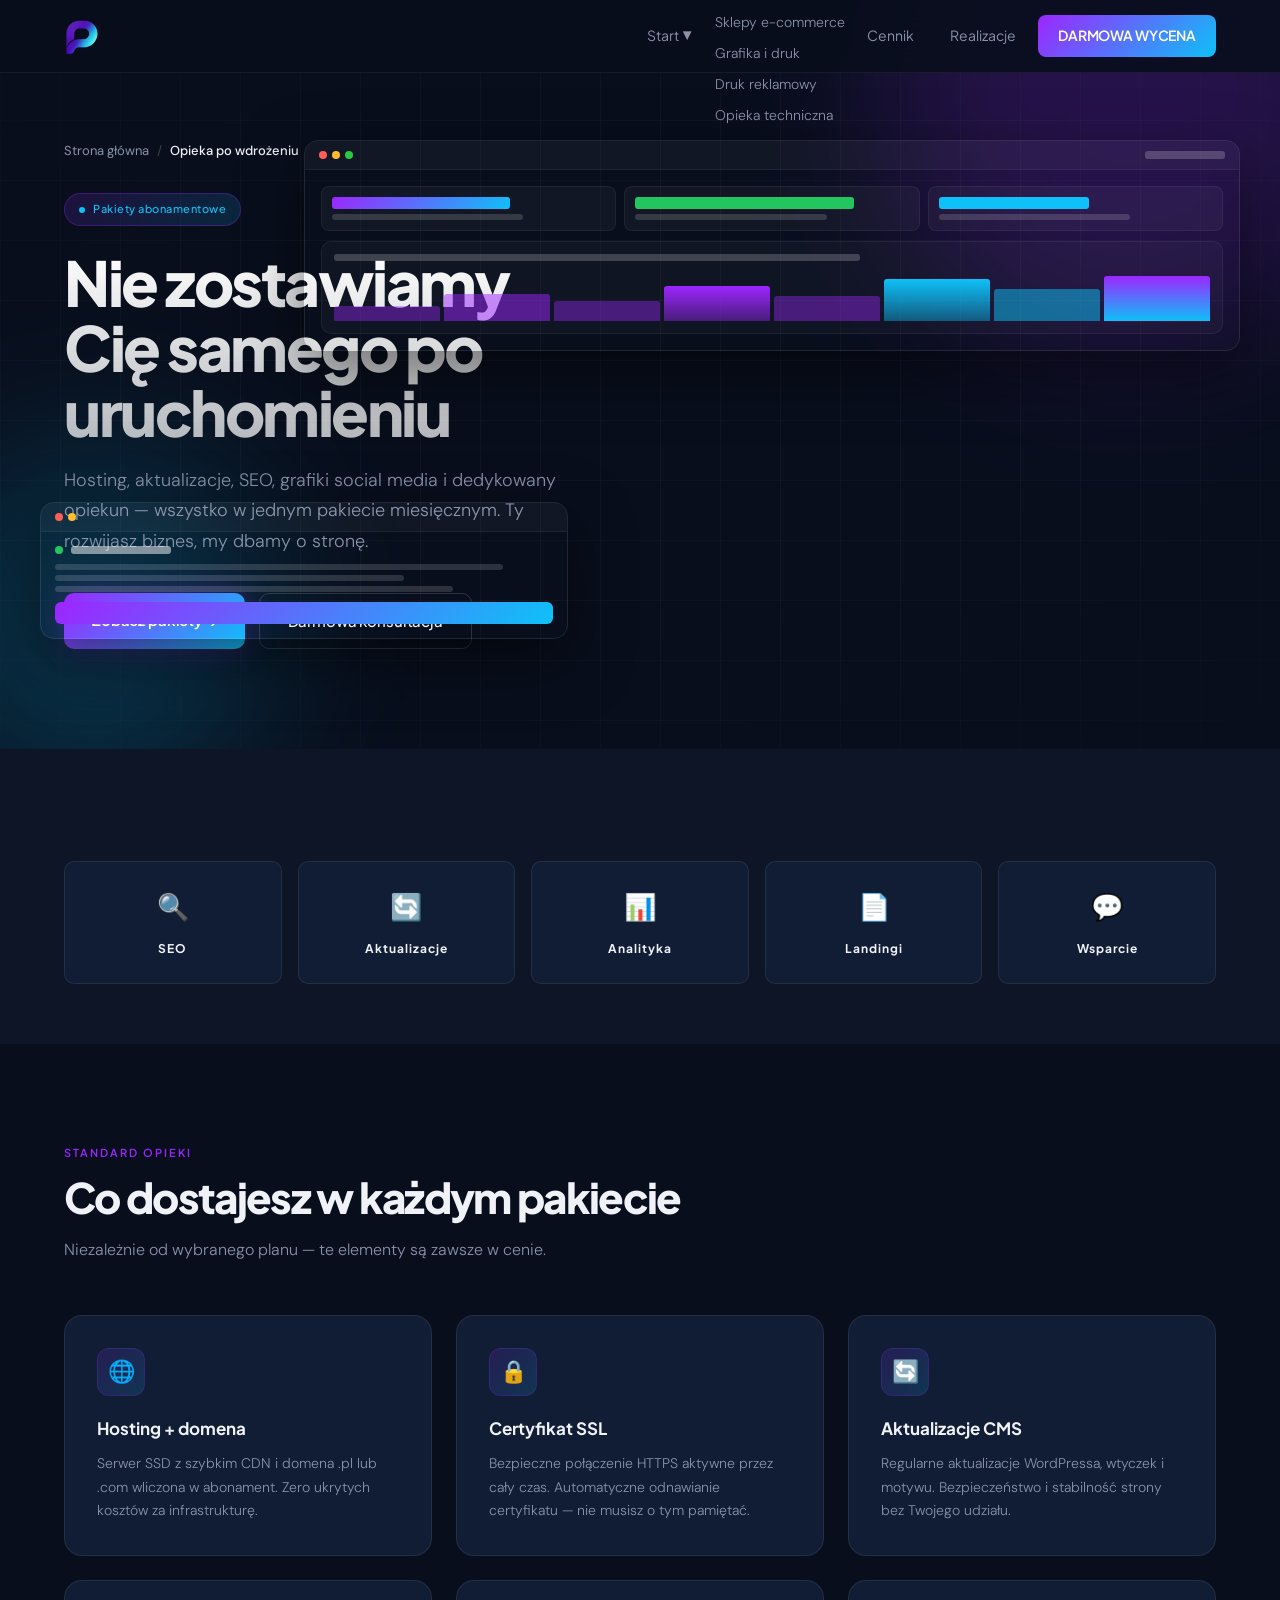
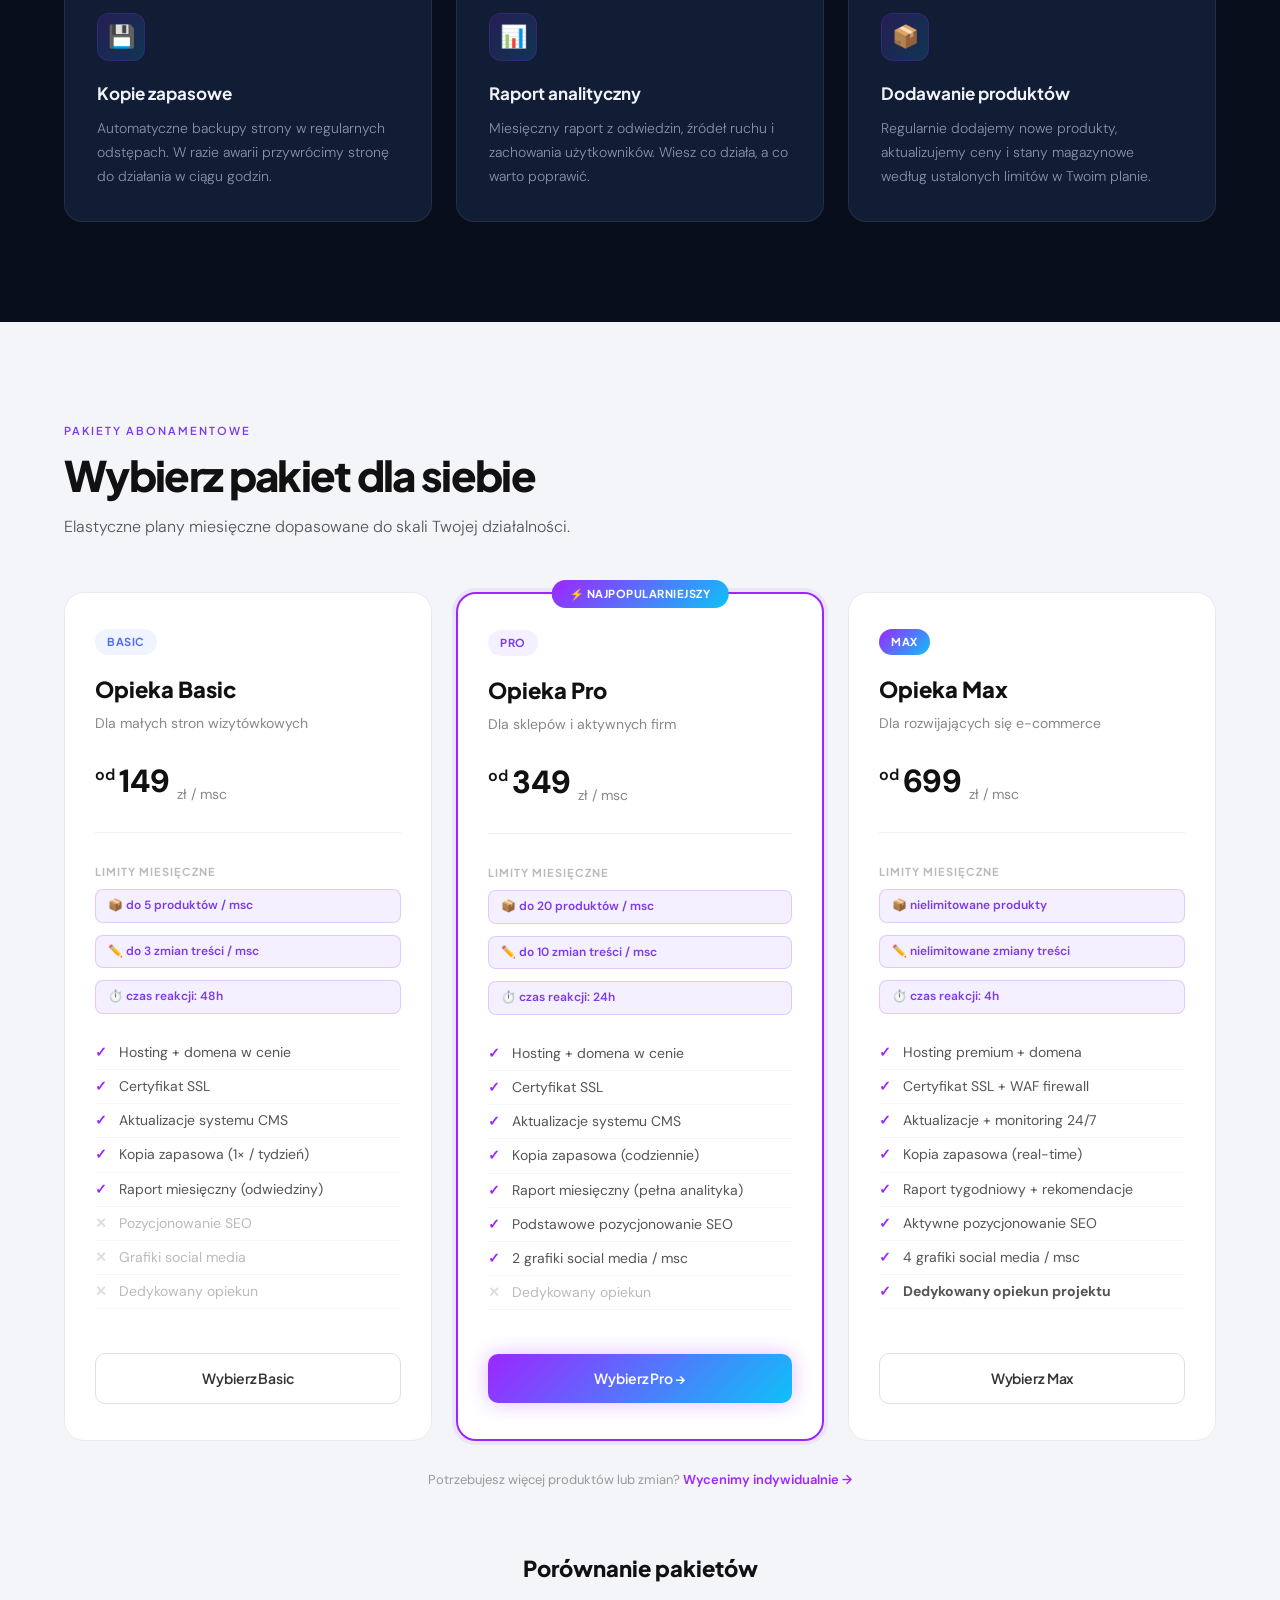
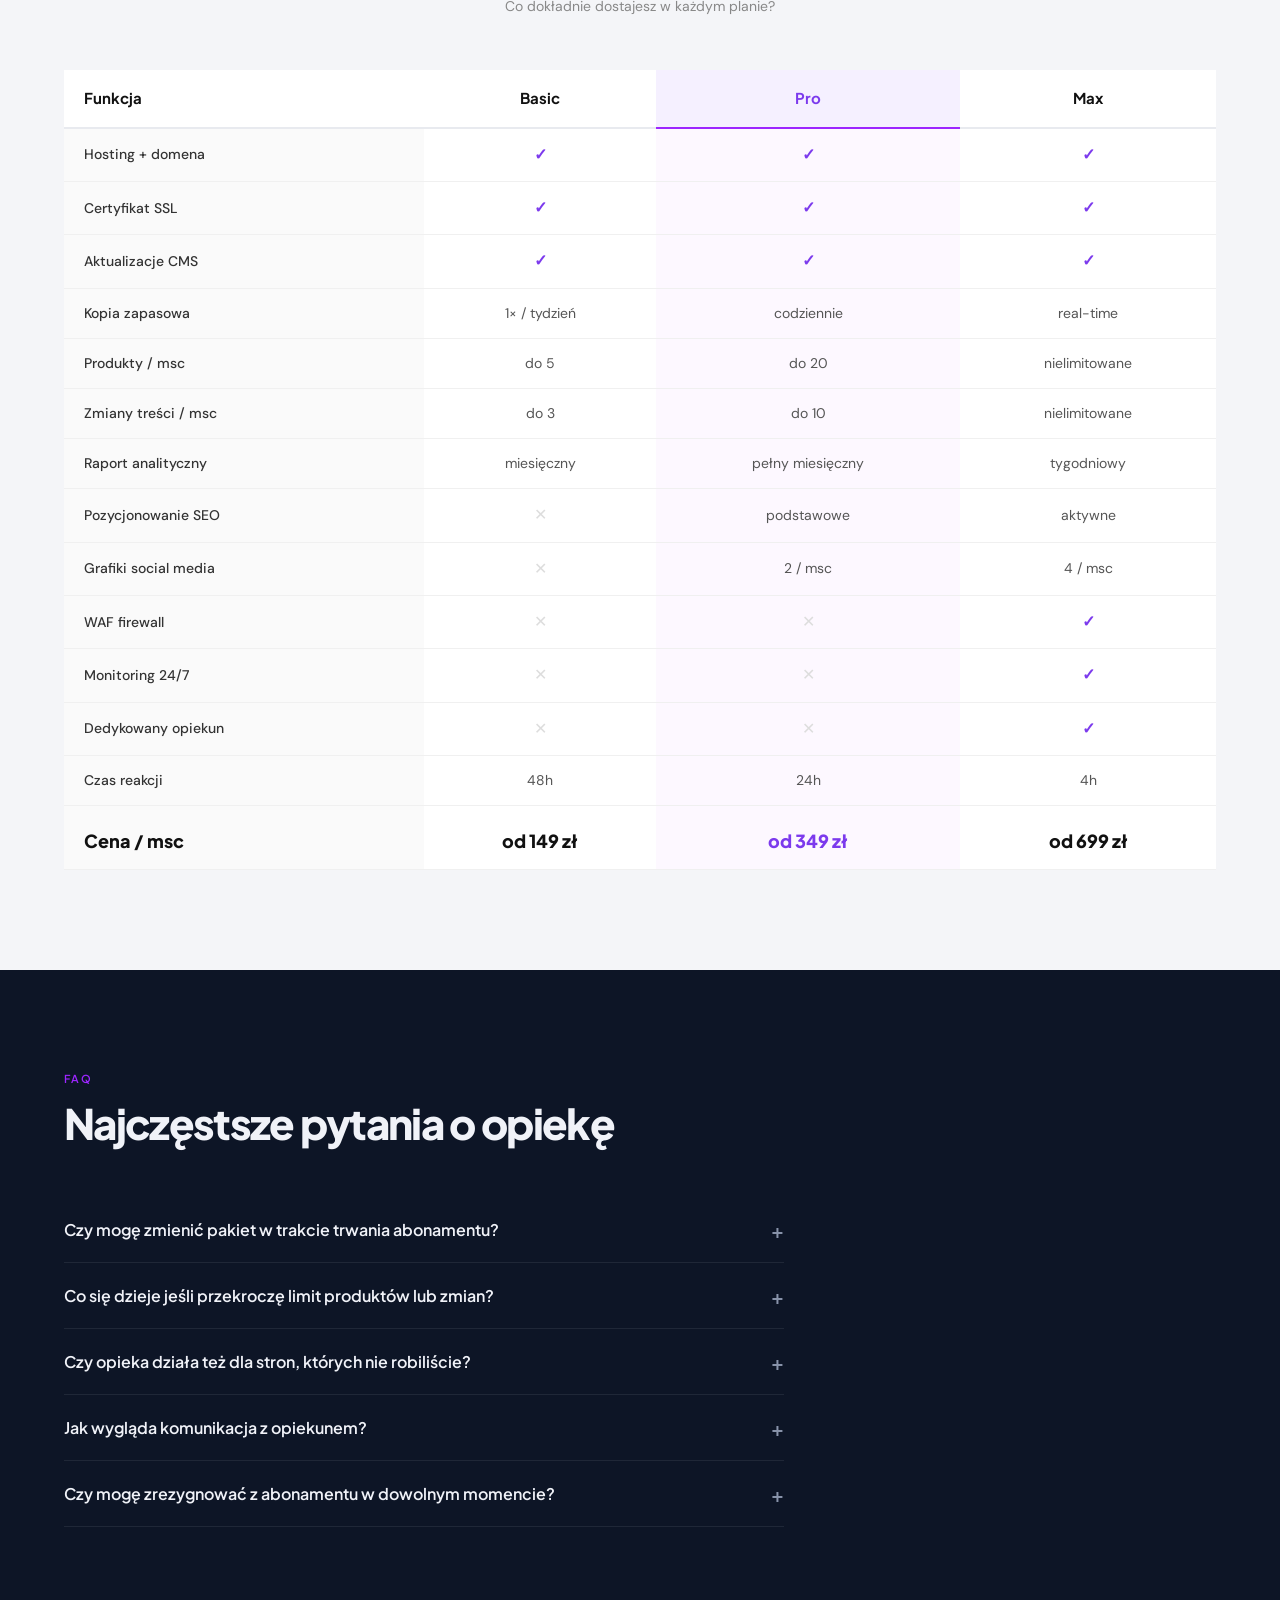
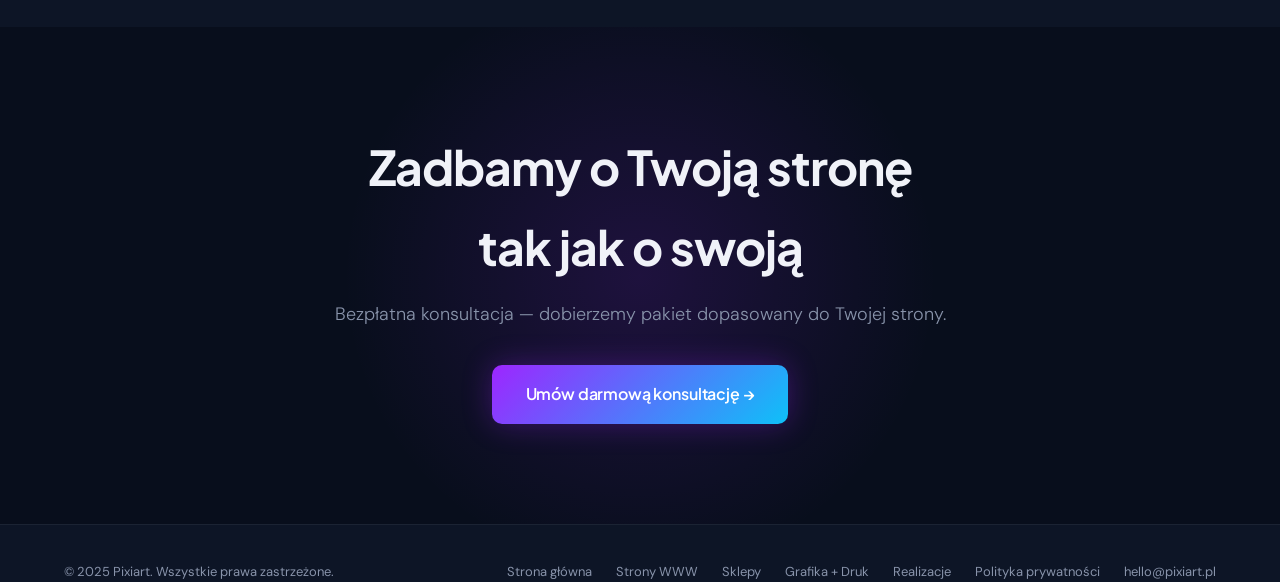
<file: wsparcie.html>
<!DOCTYPE html>
<html lang="pl">
<head>
  <meta charset="UTF-8">
  <meta name="viewport" content="width=device-width, initial-scale=1.0">
  <meta name="description" content="Opieka po wdrożeniu — Pixiart. Pakiety abonamentowe Basic, Pro i Max. Hosting, aktualizacje, SEO, grafiki social media i dedykowany opiekun w jednym pakiecie.">
  <title>Opieka po wdrożeniu — Pixiart</title>
  <link rel="stylesheet" href="style.css">

</head>
<body>

<!-- NAV -->
<nav class="nav" id="nav">
  <div class="nav__inner">
        <a href="#" class="logo">
            <img src="images/sygnet.png" alt="Pixiart Logo">
        </a>
    <ul class="nav__menu">
      <li class="nav__item">
        <a href="index.html" class="nav__link">Start <small>▼</small></a>
        <ul class="dropdown-menu">
          <li><a href="index.html#oferta">Strony WWW</a></li>
          <li><a href="index.html#sklepy">Sklepy Online</a></li>
          <li><a href="index.html#portfolio">Portfolio</a></li>
          <li><a href="index.html#komunikacja">Grafika + Druk</a></li>
          <li><a href="index.html#opinie">Opinie</a></li>
          <li><a href="index.html#faq">Najczęstsze pytania</a></li>
          <li><a href="index.html#wsparcie">Opieka po wdrożeniu</a></li>
        </ul>
      </li>

      <li class="nav__item">
        <a href="#" class="nav__link">Usługi <small>▼</small></a>
        <ul class="footer-nav">
          <li><a href="strony.html">Strony internetowe</a></li>
          <li><a href="sklepy.html">Sklepy e-commerce</a></li>
          <li><a href="identyfikacja.html">Grafika i druk</a></li>
          <li><a href="druk.html">Druk reklamowy</a></li>
          <li><a href="wsparcie.html">Opieka techniczna</a></li>
        </ul>
      </li>

     <li><a href="cennik.html" class="nav__link">Cennik</a></li>
      <li><a href="realizacje.html" class="nav__link">Realizacje</a></li>
      <li><a href="kontakt.html" class="nav__link nav__cta">DARMOWA WYCENA</a></li>
    </ul>

    <button class="hamburger" id="hamburger" aria-label="Menu">
      <span></span><span></span><span></span>
    </button>
  </div>
</nav>
 
<!-- MOBILE MENU -->
<div class="mobile-menu" id="mobile-menu">
  <div style="padding: 20px; border-bottom: 1px solid rgba(255,255,255,0.1); margin-bottom: 10px;">
    <small style="color: var(--blue); text-transform: uppercase; letter-spacing: 1px;">Menu</small>
  </div>
  
  <a href="strony.html" class="mob-link">Strony WWW</a>
  <a href="sklepy.html" class="mob-link">Sklepy Online</a>
  <a href="identyfikacja.html" class="mob-link">Grafika + Druk</a>
  <a href="realizacje.html" class="mob-link">Realizacje</a>
  <a href="wsparcie.html" class="mob-link">Opieka i Wsparcie</a>
  <a href="#faq" class="mob-link">FAQ</a>
  
  <div style="margin-top: 20px; padding: 0 20px;">
    <a href="kontakt.html" class="mob-cta">KONTAKT →</a>
  </div>
</div>

<main>

<!-- HERO -->
<section class="hero">
  <div class="hero-orb hero-orb-1"></div>
  <div class="hero-orb hero-orb-2"></div>
  <div class="hero-grid"></div>
  <div class="container">
    <div class="breadcrumb">
      <a href="index.html">Strona główna</a>
      <span>/</span>
      <strong>Opieka po wdrożeniu</strong>
    </div>
    <div class="hero__inner">
      <div>
        <div class="hero__label">Pakiety abonamentowe</div>
        <h1>Nie zostawiamy Cię samego po uruchomieniu</h1>
        <p class="hero__sub">Hosting, aktualizacje, SEO, grafiki social media i dedykowany opiekun — wszystko w jednym pakiecie miesięcznym. Ty rozwijasz biznes, my dbamy o stronę.</p>
        <div class="hero__actions">
          <a href="#pakiety" class="btn-primary">Zobacz pakiety →</a>
          <a href="index.html#kontakt" class="btn-ghost">Darmowa konsultacja</a>
        </div>
      </div>

      <!-- DASHBOARD MOCKUP -->
      <div class="hero__dashboard">
        <!-- main panel -->
        <div class="dash-card dash-main">
          <div class="dash-bar">
            <div class="dash-dots">
              <div class="dash-dot" style="background:#ff5f57"></div>
              <div class="dash-dot" style="background:#febc2e"></div>
              <div class="dash-dot" style="background:#28c840"></div>
            </div>
            <div class="dash-title-bar"></div>
          </div>
          <div class="dash-body">
            <div class="dash-stats">
              <div class="dash-stat">
                <div class="dash-stat-num" style="background:linear-gradient(135deg,#9d26ff,#0ec1f8);width:65%"></div>
                <div class="dash-stat-label"></div>
              </div>
              <div class="dash-stat">
                <div class="dash-stat-num" style="background:#22c55e;width:80%"></div>
                <div class="dash-stat-label"></div>
              </div>
              <div class="dash-stat">
                <div class="dash-stat-num" style="background:#0ec1f8;width:55%"></div>
                <div class="dash-stat-label"></div>
              </div>
            </div>
            <div class="dash-chart">
              <div style="height:7px;width:60%;background:rgba(255,255,255,.2);border-radius:3px;margin-bottom:10px"></div>
              <div class="dash-chart-bars">
                <div class="dash-bar-item" style="height:30%;background:rgba(157,38,255,.4)"></div>
                <div class="dash-bar-item" style="height:55%;background:rgba(157,38,255,.5)"></div>
                <div class="dash-bar-item" style="height:40%;background:rgba(157,38,255,.4)"></div>
                <div class="dash-bar-item" style="height:70%;background:linear-gradient(180deg,#9d26ff,rgba(157,38,255,.4))"></div>
                <div class="dash-bar-item" style="height:50%;background:rgba(157,38,255,.4)"></div>
                <div class="dash-bar-item" style="height:85%;background:linear-gradient(180deg,#0ec1f8,rgba(14,193,248,.4))"></div>
                <div class="dash-bar-item" style="height:65%;background:rgba(14,193,248,.5)"></div>
                <div class="dash-bar-item" style="height:90%;background:linear-gradient(180deg,#9d26ff,#0ec1f8)"></div>
              </div>
            </div>
          </div>
        </div>
        <!-- status mini card -->
        <div class="dash-card dash-mini">
          <div class="dash-bar">
            <div class="dash-dots">
              <div class="dash-dot" style="background:#ff5f57"></div>
              <div class="dash-dot" style="background:#febc2e"></div>
            </div>
          </div>
          <div class="mini-body">
            <div class="mini-status">
              <div class="status-dot"></div>
              <div class="mini-label"></div>
            </div>
            <div class="mini-row" style="width:90%"></div>
            <div class="mini-row" style="width:70%"></div>
            <div class="mini-row" style="width:80%"></div>
            <div style="margin-top:10px;height:22px;background:linear-gradient(135deg,#9d26ff,#0ec1f8);border-radius:6px"></div>
          </div>
        </div>
      </div>
    </div>
  </div>
</section>

<!-- IKONKI -->
<section style="background:var(--bg2);padding:60px 0;">
  <div class="container">
    <div class="wsparcie-grid reveal">
      <div class="wsparcie-box"><div class="w-icon">🔍</div><div class="w-label">SEO</div></div>
      <div class="wsparcie-box"><div class="w-icon">🔄</div><div class="w-label">Aktualizacje</div></div>
      <div class="wsparcie-box"><div class="w-icon">📊</div><div class="w-label">Analityka</div></div>
      <div class="wsparcie-box"><div class="w-icon">📄</div><div class="w-label">Landingi</div></div>
      <div class="wsparcie-box"><div class="w-icon">💬</div><div class="w-label">Wsparcie</div></div>
    </div>
  </div>
</section>

<!-- CO ZAWIERA KAŻDY PAKIET -->
<section>
  <div class="container">
    <div class="reveal">
      <div class="sec-label">Standard opieki</div>
      <div class="sec-title">Co dostajesz w każdym pakiecie</div>
      <p class="sec-sub" style="color:var(--muted)">Niezależnie od wybranego planu — te elementy są zawsze w cenie.</p>
    </div>
    <div class="features-grid reveal">
      <div class="feature-card">
        <div class="feature-icon">🌐</div>
        <h4>Hosting + domena</h4>
        <p>Serwer SSD z szybkim CDN i domena .pl lub .com wliczona w abonament. Zero ukrytych kosztów za infrastrukturę.</p>
      </div>
      <div class="feature-card">
        <div class="feature-icon">🔒</div>
        <h4>Certyfikat SSL</h4>
        <p>Bezpieczne połączenie HTTPS aktywne przez cały czas. Automatyczne odnawianie certyfikatu — nie musisz o tym pamiętać.</p>
      </div>
      <div class="feature-card">
        <div class="feature-icon">🔄</div>
        <h4>Aktualizacje CMS</h4>
        <p>Regularne aktualizacje WordPressa, wtyczek i motywu. Bezpieczeństwo i stabilność strony bez Twojego udziału.</p>
      </div>
      <div class="feature-card">
        <div class="feature-icon">💾</div>
        <h4>Kopie zapasowe</h4>
        <p>Automatyczne backupy strony w regularnych odstępach. W razie awarii przywrócimy stronę do działania w ciągu godzin.</p>
      </div>
      <div class="feature-card">
        <div class="feature-icon">📊</div>
        <h4>Raport analityczny</h4>
        <p>Miesięczny raport z odwiedzin, źródeł ruchu i zachowania użytkowników. Wiesz co działa, a co warto poprawić.</p>
      </div>
      <div class="feature-card">
        <div class="feature-icon">📦</div>
        <h4>Dodawanie produktów</h4>
        <p>Regularnie dodajemy nowe produkty, aktualizujemy ceny i stany magazynowe według ustalonych limitów w Twoim planie.</p>
      </div>
    </div>
  </div>
</section>

<!-- PAKIETY -->
<section class="light" id="pakiety">
  <div class="container">
    <div class="reveal">
      <div class="sec-label">Pakiety abonamentowe</div>
      <div class="sec-title">Wybierz pakiet dla siebie</div>
      <p class="sec-sub">Elastyczne plany miesięczne dopasowane do skali Twojej działalności.</p>
    </div>

    <div class="care-cards reveal" style="margin-top:52px;">

      <!-- BASIC -->
      <div class="care-card">
        <div class="care-tag care-tag--basic">BASIC</div>
        <h3>Opieka Basic</h3>
        <p class="care-sub">Dla małych stron wizytówkowych</p>
        <div class="care-price"><sup>od </sup>149 <sub>zł / msc</sub></div>
        <div class="care-divider"></div>
        <div class="care-section-label">Limity miesięczne</div>
        <div class="care-limits">
          <div class="care-limit">📦 do 5 produktów / msc</div>
          <div class="care-limit">✏️ do 3 zmian treści / msc</div>
          <div class="care-limit">⏱️ czas reakcji: 48h</div>
        </div>
        <ul class="care-list">
          <li>Hosting + domena w cenie</li>
          <li>Certyfikat SSL</li>
          <li>Aktualizacje systemu CMS</li>
          <li>Kopia zapasowa (1× / tydzień)</li>
          <li>Raport miesięczny (odwiedziny)</li>
          <li class="no">Pozycjonowanie SEO</li>
          <li class="no">Grafiki social media</li>
          <li class="no">Dedykowany opiekun</li>
        </ul>
        <a href="index.html#kontakt" class="card-btn">Wybierz Basic</a>
      </div>

      <!-- PRO -->
      <div class="care-card care-card--featured">
        <div class="badge-top">⚡ NAJPOPULARNIEJSZY</div>
        <div class="care-tag care-tag--pro">PRO</div>
        <h3>Opieka Pro</h3>
        <p class="care-sub">Dla sklepów i aktywnych firm</p>
        <div class="care-price"><sup>od </sup>349 <sub>zł / msc</sub></div>
        <div class="care-divider"></div>
        <div class="care-section-label">Limity miesięczne</div>
        <div class="care-limits">
          <div class="care-limit">📦 do 20 produktów / msc</div>
          <div class="care-limit">✏️ do 10 zmian treści / msc</div>
          <div class="care-limit">⏱️ czas reakcji: 24h</div>
        </div>
        <ul class="care-list">
          <li>Hosting + domena w cenie</li>
          <li>Certyfikat SSL</li>
          <li>Aktualizacje systemu CMS</li>
          <li>Kopia zapasowa (codziennie)</li>
          <li>Raport miesięczny (pełna analityka)</li>
          <li>Podstawowe pozycjonowanie SEO</li>
          <li>2 grafiki social media / msc</li>
          <li class="no">Dedykowany opiekun</li>
        </ul>
        <a href="index.html#kontakt" class="card-btn card-btn--primary">Wybierz Pro →</a>
      </div>

      <!-- MAX -->
      <div class="care-card">
        <div class="care-tag care-tag--max">MAX</div>
        <h3>Opieka Max</h3>
        <p class="care-sub">Dla rozwijających się e-commerce</p>
        <div class="care-price"><sup>od </sup>699 <sub>zł / msc</sub></div>
        <div class="care-divider"></div>
        <div class="care-section-label">Limity miesięczne</div>
        <div class="care-limits">
          <div class="care-limit">📦 nielimitowane produkty</div>
          <div class="care-limit">✏️ nielimitowane zmiany treści</div>
          <div class="care-limit">⏱️ czas reakcji: 4h</div>
        </div>
        <ul class="care-list">
          <li>Hosting premium + domena</li>
          <li>Certyfikat SSL + WAF firewall</li>
          <li>Aktualizacje + monitoring 24/7</li>
          <li>Kopia zapasowa (real-time)</li>
          <li>Raport tygodniowy + rekomendacje</li>
          <li>Aktywne pozycjonowanie SEO</li>
          <li>4 grafiki social media / msc</li>
          <li><strong>Dedykowany opiekun projektu</strong></li>
        </ul>
        <a href="index.html#kontakt" class="card-btn">Wybierz Max</a>
      </div>

    </div>

    <p class="reveal" style="text-align:center;color:#999;font-size:13px;margin-top:28px;">
      Potrzebujesz więcej produktów lub zmian? <a href="index.html#kontakt" style="color:#9d26ff;font-weight:600;text-decoration:none">Wycenimy indywidualnie →</a>
    </p>

    <!-- TABELA -->
    <div class="reveal" style="margin-top:60px;">
      <h3 style="font-size:22px;font-weight:800;margin-bottom:8px;text-align:center;">Porównanie pakietów</h3>
      <p style="text-align:center;color:#888;font-size:14px;margin-bottom:0;">Co dokładnie dostajesz w każdym planie?</p>
    </div>
    <div class="compare-wrap reveal">
      <table class="compare-table">
        <thead>
          <tr>
            <th>Funkcja</th>
            <th>Basic</th>
            <th class="featured">Pro</th>
            <th>Max</th>
          </tr>
        </thead>
        <tbody>
          <tr><td>Hosting + domena</td><td><span class="yes">✓</span></td><td class="featured"><span class="yes">✓</span></td><td><span class="yes">✓</span></td></tr>
          <tr><td>Certyfikat SSL</td><td><span class="yes">✓</span></td><td class="featured"><span class="yes">✓</span></td><td><span class="yes">✓</span></td></tr>
          <tr><td>Aktualizacje CMS</td><td><span class="yes">✓</span></td><td class="featured"><span class="yes">✓</span></td><td><span class="yes">✓</span></td></tr>
          <tr><td>Kopia zapasowa</td><td>1× / tydzień</td><td class="featured">codziennie</td><td>real-time</td></tr>
          <tr><td>Produkty / msc</td><td>do 5</td><td class="featured">do 20</td><td>nielimitowane</td></tr>
          <tr><td>Zmiany treści / msc</td><td>do 3</td><td class="featured">do 10</td><td>nielimitowane</td></tr>
          <tr><td>Raport analityczny</td><td>miesięczny</td><td class="featured">pełny miesięczny</td><td>tygodniowy</td></tr>
          <tr><td>Pozycjonowanie SEO</td><td><span class="no-val">✕</span></td><td class="featured">podstawowe</td><td>aktywne</td></tr>
          <tr><td>Grafiki social media</td><td><span class="no-val">✕</span></td><td class="featured">2 / msc</td><td>4 / msc</td></tr>
          <tr><td>WAF firewall</td><td><span class="no-val">✕</span></td><td class="featured"><span class="no-val">✕</span></td><td><span class="yes">✓</span></td></tr>
          <tr><td>Monitoring 24/7</td><td><span class="no-val">✕</span></td><td class="featured"><span class="no-val">✕</span></td><td><span class="yes">✓</span></td></tr>
          <tr><td>Dedykowany opiekun</td><td><span class="no-val">✕</span></td><td class="featured"><span class="no-val">✕</span></td><td><span class="yes">✓</span></td></tr>
          <tr><td>Czas reakcji</td><td>48h</td><td class="featured">24h</td><td>4h</td></tr>
          <tr class="price-row">
            <td>Cena / msc</td>
            <td>od 149 zł</td>
            <td class="featured">od 349 zł</td>
            <td>od 699 zł</td>
          </tr>
        </tbody>
      </table>
    </div>
  </div>
</section>

<!-- FAQ -->
<section style="background:var(--bg2);">
  <div class="container">
    <div class="reveal">
      <div class="sec-label">FAQ</div>
      <div class="sec-title">Najczęstsze pytania o opiekę</div>
    </div>
    <div class="faq-list reveal">
      <div class="faq-item">
        <button class="faq-q" onclick="toggleFaq(this)">
          Czy mogę zmienić pakiet w trakcie trwania abonamentu?
          <span class="faq-icon">+</span>
        </button>
        <div class="faq-a">
          <div class="faq-a-inner">Tak — możesz w każdej chwili przejść na wyższy plan. Zmiana wchodzi w życie od kolejnego miesiąca rozliczeniowego. Downgrade (przejście na niższy plan) jest możliwy z miesięcznym wypowiedzeniem.</div>
        </div>
      </div>
      <div class="faq-item">
        <button class="faq-q" onclick="toggleFaq(this)">
          Co się dzieje jeśli przekroczę limit produktów lub zmian?
          <span class="faq-icon">+</span>
        </button>
        <div class="faq-a">
          <div class="faq-a-inner">Poinformujemy Cię z wyprzedzeniem. Nadwyżkę wyceniamy godzinowo (65 zł/h) lub możesz jednorazowo dokupić dodatkową pulę zmian. Możesz też w każdej chwili przejść na wyższy pakiet.</div>
        </div>
      </div>
      <div class="faq-item">
        <button class="faq-q" onclick="toggleFaq(this)">
          Czy opieka działa też dla stron, których nie robiliście?
          <span class="faq-icon">+</span>
        </button>
        <div class="faq-a">
          <div class="faq-a-inner">Tak, przyjmujemy pod opiekę strony wykonane przez innych. Wymagamy audytu technicznego przed podpisaniem umowy (wyceniamy go indywidualnie), żebyśmy wiedzieli z czym mamy do czynienia i mogli zapewnić odpowiednią jakość opieki.</div>
        </div>
      </div>
      <div class="faq-item">
        <button class="faq-q" onclick="toggleFaq(this)">
          Jak wygląda komunikacja z opiekunem?
          <span class="faq-icon">+</span>
        </button>
        <div class="faq-a">
          <div class="faq-a-inner">Standardowo komunikujemy się mailowo lub przez dedykowany kanał na WhatsApp / Slack. W pakiecie Max przydzielamy Ci konkretną osobę jako opiekuna, z którą kontaktujesz się bezpośrednio. Jesteśmy dostępni w dni robocze 9–17.</div>
        </div>
      </div>
      <div class="faq-item">
        <button class="faq-q" onclick="toggleFaq(this)">
          Czy mogę zrezygnować z abonamentu w dowolnym momencie?
          <span class="faq-icon">+</span>
        </button>
        <div class="faq-a">
          <div class="faq-a-inner">Tak — umowa jest na czas nieokreślony z miesięcznym okresem wypowiedzenia. Nie ma opłat za rezygnację. Po zakończeniu abonamentu przekazujemy Ci wszystkie pliki i dostępy do strony.</div>
        </div>
      </div>
    </div>
  </div>
</section>

<!-- CTA -->
<section style="background:var(--bg);padding:100px 0;text-align:center;position:relative;overflow:hidden;">
  <div style="position:absolute;width:600px;height:600px;border-radius:50%;background:radial-gradient(circle,rgba(157,38,255,.15) 0%,transparent 70%);top:50%;left:50%;transform:translate(-50%,-50%);pointer-events:none;"></div>
  <div class="container" style="position:relative">
    <div class="reveal">
      <h2 style="font-size:clamp(28px,4vw,48px);letter-spacing:-1px;margin-bottom:14px;">Zadbamy o Twoją stronę<br>tak jak o swoją</h2>
      <p style="color:var(--muted);font-size:18px;margin-bottom:36px;font-weight:300;">Bezpłatna konsultacja — dobierzemy pakiet dopasowany do Twojej strony.</p>
      <a href="index.html#kontakt" class="btn-primary" style="font-size:16px;padding:16px 34px">Umów darmową konsultację →</a>
    </div>
  </div>
</section>

</main>

<footer>
  <div class="container">
    <div class="footer-inner">
      <div class="footer-copy">© 2025 Pixiart. Wszystkie prawa zastrzeżone.</div>
      <div class="footer-links">
        <a href="index.html">Strona główna</a>
        <a href="strony.html">Strony WWW</a>
        <a href="sklepy.html">Sklepy</a>
        <a href="identyfikacja.html">Grafika + Druk</a>
        <a href="realizacje.html">Realizacje</a>
        <a href="#">Polityka prywatności</a>
        <a href="mailto:hello@pixiart.pl">hello@pixiart.pl</a>
      </div>
    </div>
  </div>
</footer>

<script type="module" src="app.js"></script>
</body>
</html>
</file>
<file: style.css>
/* ═══════════════════════════════════════════════
   ZMIENNE & RESET
════════════════════════════════════════════════ */
@import url('https://fonts.googleapis.com/css2?family=Plus+Jakarta+Sans:wght@300;400;500;600;700;800&family=DM+Sans:ital,wght@0,300;0,400;0,500;1,300&display=swap');

:root {
  --bg: #080e1c;
  --bg2: #0d1526;
  --surface: #111d35;
  --text: #f0f2f8;
  --muted: #8893aa;
  --faint: #1e2d4a;
  --accent: #9d26ff;
  --blue: #0ec1f8;
  --grad: linear-gradient(135deg, #9d26ff 0%, #0ec1f8 100%);
  --grad-soft: linear-gradient(135deg, rgba(157,38,255,.15) 0%, rgba(14,193,248,.15) 100%);
  --radius: 18px;
  --radius-sm: 10px;

  --font-body:    'DM Sans', sans-serif;
  --font-heading: 'Plus Jakarta Sans', sans-serif;
  --font-ui:      'Plus Jakarta Sans', sans-serif;
  --font-mono:    'JetBrains Mono', monospace;

  --text-xs:   11px;
  --text-sm:   13px;
  --text-base: 15px;
  --text-md:   17px;
  --text-lg:   20px;
  --text-xl:   24px;
  --text-2xl:  32px;
  --text-3xl:  40px;
  --text-hero: clamp(36px, 5vw, 62px);

  --fw-light:   300;
  --fw-regular: 400;
  --fw-medium:  500;
  --fw-semi:    600;
  --fw-bold:    700;
  --fw-black:   800;
}

*, *::before, *::after { box-sizing: border-box; margin: 0; padding: 0; }
html { scroll-behavior: smooth; }
body {
  font-family: var(--font-body);
  background: var(--bg);
  color: var(--text);
  line-height: 1.65;
  overflow-x: hidden;
}
h1, h2, h3, h4 { font-family: var(--font-heading); }

::-webkit-scrollbar { width: 4px; }
::-webkit-scrollbar-track { background: var(--bg); }
::-webkit-scrollbar-thumb { background: var(--accent); border-radius: 2px; }


/* ═══════════════════════════════════════════════
   LAYOUT
════════════════════════════════════════════════ */
.container { max-width: 1200px; margin: 0 auto; padding: 0 24px; position: relative; }
section { padding: clamp(60px, 8vw, 100px) 0; }
.light { background: #f4f5f8; color: #111; }
.light .sec-label { color: #7c3aed; }
.light .sec-sub { color: #555; }


/* ═══════════════════════════════════════════════
   TYPOGRAFIA SEKCJI
════════════════════════════════════════════════ */
.sec-label {
  font-size: var(--text-xs); letter-spacing: 2px; font-weight: var(--fw-semi);
  color: var(--accent); margin-bottom: 12px; text-transform: uppercase;
  font-family: var(--font-ui);
}
.sec-title {
  font-family: var(--font-heading) !important;
  font-size: clamp(26px, 3.5vw, 42px) !important;
  font-weight: var(--fw-black) !important;
  letter-spacing: -.04em !important;
  line-height: 1.08 !important;
  margin-bottom: 16px;
}
.sec-sub {
  color: var(--muted);
  font-size: 16px !important;
  font-weight: var(--fw-light) !important;
  line-height: 1.7 !important;
  max-width: 560px;
}
.pf-sub { color: var(--muted); }
.reviews-sub { color: var(--muted); }


/* ═══════════════════════════════════════════════
   BREADCRUMB
════════════════════════════════════════════════ */
.breadcrumb {
  display: flex; align-items: center; gap: 8px;
  font-size: var(--text-sm); color: var(--muted); margin-bottom: 32px; flex-wrap: wrap;
}
.breadcrumb a { color: var(--muted); text-decoration: none; transition: .2s; }
.breadcrumb a:hover { color: var(--blue); }
.breadcrumb span { color: rgba(255,255,255,.2); }
.breadcrumb strong { color: var(--text); font-weight: var(--fw-medium); }


/* ═══════════════════════════════════════════════
   PRZYCISKI
════════════════════════════════════════════════ */
.btn-primary {
  padding: 15px 28px; background: var(--grad);
  color: #fff; text-decoration: none; border-radius: 10px;
  font-weight: var(--fw-semi); font-size: var(--text-base);
  font-family: var(--font-heading) !important; letter-spacing: -.01em !important;
  transition: .25s; box-shadow: 0 0 30px rgba(157,38,255,.3); display: inline-block;
}
.btn-primary:hover { transform: translateY(-2px); box-shadow: 0 0 50px rgba(157,38,255,.5); }

.btn-ghost {
  padding: 15px 28px; border: 1px solid rgba(255,255,255,.15);
  color: var(--text); text-decoration: none; border-radius: 10px;
  font-weight: var(--fw-medium); font-size: var(--text-base); transition: .25s; display: inline-block;
  font-family: var(--font-heading) !important; letter-spacing: -.01em !important;
}
.btn-ghost:hover { border-color: rgba(255,255,255,.35); background: rgba(255,255,255,.05); }


/* ═══════════════════════════════════════════════
   NAWIGACJA
════════════════════════════════════════════════ */
.nav {
  position: fixed; top: 0; width: 100%; z-index: 1000;
  background: rgba(8,14,28,.88);
  -webkit-backdrop-filter: blur(18px); backdrop-filter: blur(18px);
  border-bottom: 1px solid rgba(255,255,255,.06);
  transition: box-shadow .3s;
}
.nav.scrolled { box-shadow: 0 8px 40px rgba(0,0,0,.4); }
.nav__inner {
  max-width: 1200px; margin: 0 auto;
  display: flex; align-items: center; justify-content: space-between;
  padding: 0 24px; height: 72px;
}
.logo { display: flex; align-items: center; gap: 10px; text-decoration: none; flex-shrink: 0; }
.logo img { height: 37px; width: auto; display: block; }
.logo-mark {
  width: 36px; height: 36px; border-radius: 8px;
  background: var(--grad);
  display: flex; align-items: center; justify-content: center;
  font-family: var(--font-heading); font-weight: var(--fw-black); font-size: 18px; color: #fff;
}
.logo-name { font-family: var(--font-heading); font-weight: var(--fw-bold); font-size: 18px; letter-spacing: -.3px; }

.nav__menu { display: flex; align-items: center; gap: 8px; list-style: none; }
.nav__item { position: relative; list-style: none; }
.nav__link {
  color: var(--muted); text-decoration: none; font-weight: var(--fw-regular); font-size: 14px;
  padding: 6px 14px; border-radius: 6px; transition: .2s;
  display: flex; align-items: center; gap: 4px; font-family: var(--font-ui);
}
.nav__link:hover { color: var(--text); background: rgba(255,255,255,.06); }
.nav__link.active { color: var(--text); }
.nav__cta {
  padding: 9px 20px !important; background: var(--grad) !important;
  border-radius: 8px !important; color: #fff !important;
  font-weight: var(--fw-semi) !important; letter-spacing: -.01em;
  font-family: var(--font-heading) !important; transition: opacity .2s !important;
}
.nav__cta:hover { opacity: .88; background: var(--grad) !important; }

.dropdown-menu {
  display: none; position: absolute; top: calc(100% + 8px); left: 0;
  background: var(--surface); border: 1px solid rgba(255,255,255,.1);
  border-radius: 12px; padding: 8px; min-width: 220px;
  box-shadow: 0 20px 50px rgba(0,0,0,.5); z-index: 100;
}
.dropdown-menu li { list-style: none; }
.dropdown-menu a {
  display: block; padding: 9px 14px; color: var(--muted);
  text-decoration: none; font-size: 14px; border-radius: 8px;
  transition: .2s; white-space: nowrap; font-family: var(--font-ui);
}
.dropdown-menu a:hover { background: rgba(255,255,255,.06); color: var(--text); }

.hamburger {
  display: none; flex-direction: column; gap: 5px;
  cursor: pointer; padding: 8px; background: none; border: none;
}
.hamburger span { width: 22px; height: 2px; background: var(--text); border-radius: 2px; transition: .3s; display: block; }
.hamburger.open span:nth-child(1) { transform: translateY(7px) rotate(45deg); }
.hamburger.open span:nth-child(2) { opacity: 0; }
.hamburger.open span:nth-child(3) { transform: translateY(-7px) rotate(-45deg); }

.mobile-menu {
  display: none; position: fixed; top: 72px; left: 0; right: 0; bottom: 0;
  background: rgba(8,14,28,.97); -webkit-backdrop-filter: blur(20px); backdrop-filter: blur(20px);
  z-index: 999; flex-direction: column; align-items: center; justify-content: center; gap: 8px;
}
.mobile-menu.open { display: flex; }
.mobile-menu__header {
  padding: 20px; border-bottom: 1px solid rgba(255,255,255,.1); margin-bottom: 10px; width: 100%; text-align: center;
}
.mobile-menu__label {
  color: var(--blue); text-transform: uppercase; letter-spacing: 1px; font-size: var(--text-xs); font-family: var(--font-ui);
}
.mobile-menu__cta-wrap { margin-top: 20px; padding: 0 20px; }
.mob-link {
  color: var(--text); text-decoration: none;
  font-family: var(--font-heading); font-size: 24px; font-weight: var(--fw-bold);
  padding: 12px 30px; border-radius: 10px; transition: .2s; width: 280px; text-align: center; display: block;
}
.mob-link:hover { background: var(--faint); }
.mob-cta {
  display: block; background: var(--grad);
  color: #fff; font-size: var(--text-base); padding: 14px 40px;
  border-radius: 10px; text-align: center; text-decoration: none; font-family: var(--font-ui);
}


/* ═══════════════════════════════════════════════
   STRONA W BUDOWIE
════════════════════════════════════════════════ */
.wip-section {
  min-height: 100vh; display: flex; align-items: center; justify-content: center;
  position: relative; overflow: hidden; padding: 0;
}
.wip-bg { position: absolute; inset: 0; pointer-events: none; }
.wip-inner {
  position: relative; z-index: 1; text-align: center; padding: 0 24px;
  display: flex; flex-direction: column; align-items: center; animation: fadeUp .8s ease both;
}
.wip-badge {
  display: inline-flex; align-items: center; gap: 8px;
  background: var(--grad-soft); border: 1px solid rgba(157,38,255,.3);
  padding: 7px 18px; border-radius: 30px; font-size: var(--text-xs);
  font-weight: var(--fw-semi); color: var(--blue); letter-spacing: 1.5px;
  font-family: var(--font-ui); margin-bottom: 32px;
}
.wip-dot {
  width: 7px; height: 7px; border-radius: 50%;
  background: var(--blue); animation: pulse 2s infinite; flex-shrink: 0;
}
.wip-title {
  font-family: var(--font-heading); font-size: clamp(42px, 6vw, 80px);
  font-weight: var(--fw-black); letter-spacing: -0.04em; line-height: 1.05;
  background: linear-gradient(180deg, #fff 0%, rgba(255,255,255,.65) 100%);
  -webkit-background-clip: text; -webkit-text-fill-color: transparent; margin-bottom: 24px;
}
.wip-sub {
  color: var(--muted); font-size: var(--text-md); font-weight: var(--fw-light);
  line-height: 1.7; max-width: 440px; margin-bottom: 40px;
}


/* ═══════════════════════════════════════════════
   HERO
════════════════════════════════════════════════ */
.hero { padding: 140px 0 100px; position: relative; overflow: hidden; }
.hero-bg { position: absolute; inset: 0; pointer-events: none; }
.hero-orb {
  position: absolute; border-radius: 50%; filter: blur(80px); opacity: .2; pointer-events: none;
  animation: float 20s infinite alternate ease-in-out;
}
.hero-orb-1 { width: 500px; height: 500px; background: var(--accent); top: -150px; right: -100px; }
.hero-orb-2 { width: 350px; height: 350px; background: var(--blue); bottom: -50px; left: -80px; animation-delay: -5s; }
.hero-grid {
  position: absolute; inset: 0; pointer-events: none;
  background-image:
    linear-gradient(rgba(255,255,255,.03) 1px, transparent 1px),
    linear-gradient(90deg, rgba(255,255,255,.03) 1px, transparent 1px);
  background-size: 60px 60px;
  -webkit-mask-image: radial-gradient(ellipse 80% 80% at 50% 50%, black 40%, transparent 100%);
  mask-image: radial-gradient(ellipse 80% 80% at 50% 50%, black 40%, transparent 100%);
}
.hero__inner { display: grid; grid-template-columns: 1fr 1fr; gap: 80px; align-items: center; }
.hero--centered { text-align: center; }
.hero--centered h1 { max-width: 720px; margin: 0 auto; }
.hero--centered .hero__sub { margin: 20px auto 0; }
.hero--centered .hero__actions { justify-content: center; }
h1 {
  font-family: var(--font-heading); font-weight: var(--fw-black);
  font-size: var(--text-hero); line-height: 1.05; letter-spacing: -0.04em;
  background: linear-gradient(180deg, #fff 0%, rgba(255,255,255,.7) 100%);
  -webkit-background-clip: text; -webkit-text-fill-color: transparent;
}
.hero__label {
  display: inline-flex; align-items: center; gap: 8px;
  background: var(--grad-soft); border: 1px solid rgba(157,38,255,.3);
  padding: 6px 14px; border-radius: 20px;
  font-size: var(--text-xs); font-weight: var(--fw-medium); color: var(--blue);
  letter-spacing: .5px; margin-bottom: 24px; font-family: var(--font-ui);
}
.hero__label::before {
  content: ''; width: 6px; height: 6px; border-radius: 50%;
  background: var(--blue); animation: pulse 2s infinite;
}
.hero__sub {
  color: var(--muted); margin-top: 20px;
  font-size: 18px; max-width: 520px; font-weight: var(--fw-light); line-height: 1.7;
}
.hero__actions { display: flex; gap: 14px; margin-top: 36px; flex-wrap: wrap; }
.hero__stats { display: flex; gap: 32px; margin-top: 48px; flex-wrap: wrap; }
.hero__stat-num { font-family: var(--font-heading); font-size: 28px; font-weight: var(--fw-black); }
.hero__stat-num span { background: var(--grad); -webkit-background-clip: text; -webkit-text-fill-color: transparent; }
.hero__stat-label { font-size: var(--text-sm); color: var(--muted); margin-top: 2px; }
.hero__visual { position: relative; height: 380px; animation: fadeUp .8s .15s ease both; }
.hero__badge {
  position: absolute; bottom: -16px; right: -16px;
  background: var(--grad); padding: 14px 18px; border-radius: 14px;
  font-family: var(--font-heading); font-weight: var(--fw-bold); font-size: var(--text-sm);
  box-shadow: 0 10px 30px rgba(157,38,255,.4); color: #fff; text-align: center;
}
.hero__visual--canvas {
  position: relative; height: 900px;
  display: flex; align-items: center; justify-content: center; overflow: visible;
}
.hero__screens { position: relative; height: 380px; }
.hero__shop    { position: relative; height: 380px; }
.hero__brand   { position: relative; height: 400px; }

/* Hero mockup (strona główna) */
.hero__mockup {
  width: 100%; border-radius: 20px; overflow: hidden;
  border: 1px solid rgba(255,255,255,.1); box-shadow: 0 30px 80px rgba(0,0,0,.5);
}
.mockup-bar { background: var(--surface); padding: 12px 16px; display: flex; align-items: center; gap: 8px; }
.mockup-dot { width: 10px; height: 10px; border-radius: 50%; }
.mockup-screen { background: #fff; height: 280px; position: relative; overflow: hidden; }
.mockup-screen-inner { padding: 24px; }
.ms-nav { display: flex; justify-content: space-between; align-items: center; margin-bottom: 20px; }
.ms-logo-bar { width: 70px; height: 10px; background: #1a1a2e; border-radius: 5px; }
.ms-links { display: flex; gap: 10px; }
.ms-link { width: 40px; height: 8px; background: #e5e7eb; border-radius: 4px; }
.ms-hero-block { display: grid; grid-template-columns: 1fr 1fr; gap: 16px; align-items: center; }
.ms-title  { width: 90%; height: 14px; background: #1a1a2e; border-radius: 4px; margin-bottom: 8px; }
.ms-title2 { width: 70%; height: 14px; background: #1a1a2e; border-radius: 4px; margin-bottom: 16px; }
.ms-sub    { width: 100%; height: 8px; background: #e5e7eb; border-radius: 4px; margin-bottom: 6px; }
.ms-cta-btn { width: 90px; height: 28px; border-radius: 6px; background: var(--grad); margin-top: 10px; }
.ms-img    { width: 100%; height: 120px; background: linear-gradient(135deg,#f3e8ff,#e0f2fe); border-radius: 8px; }
.ms-cards  { display: flex; gap: 10px; margin-top: 14px; }
.ms-card   { flex: 1; height: 60px; background: #f9fafb; border-radius: 8px; border: 1px solid #e5e7eb; }

/* Canvas torus */
#canvas-container {
  width: 100%; height: 670px;
  display: flex; justify-content: center; align-items: center;
  cursor: grab; outline: none; position: relative; overflow: visible;
}
#canvas-container canvas {
  position: absolute; transform: translateX(2%);
  width: 130% !important; height: auto !important; max-width: none !important;
}

/* Hero animacje */
.hero__label  { animation: fadeUp .6s ease both; }
h1            { animation: fadeUp .7s .1s ease both; }
.hero__sub    { animation: fadeUp .7s .2s ease both; }
.hero__actions{ animation: fadeUp .7s .3s ease both; }
.hero__stats  { animation: fadeUp .7s .4s ease both; }

/* Pływające ekrany */
.screen, .shop-screen, .dash-card {
  position: absolute; border-radius: 14px; overflow: hidden;
  border: 1px solid rgba(255,255,255,.1); box-shadow: 0 20px 60px rgba(0,0,0,.5);
}
.screen-main, .shop-main, .dash-main { width: 78%; right: 0; top: 0; animation: floatA 7s ease-in-out infinite; }
.screen-side, .shop-cart, .dash-mini { animation: floatB 7s ease-in-out infinite; }
.screen-side { width: 46%; left: 0; bottom: 20px; }
.shop-cart   { width: 42%; left: 0; bottom: 10px; }
.dash-mini   { width: 44%; left: 0; bottom: 10px; animation-duration: 8s; }
.screen-bar, .ss-bar, .dash-bar { padding: 10px 14px; display: flex; align-items: center; gap: 6px; }
.screen-bar, .ss-bar { background: #1a2540; }
.dash-bar { background: rgba(255,255,255,.04); justify-content: space-between; border-bottom: 1px solid rgba(255,255,255,.06); }
.s-dot, .ss-dot, .pm-dot, .dash-dot { width: 8px; height: 8px; border-radius: 50%; }
.screen-body, .ss-products { background: #fff; }
.sb-nav { display: flex; justify-content: space-between; align-items: center; padding: 12px 16px; border-bottom: 1px solid #f0f0f0; }
.sb-logo { width: 60px; height: 9px; background: #1a1a2e; border-radius: 4px; }
.sb-links { display: flex; gap: 8px; }
.sb-link { width: 35px; height: 7px; background: #e5e7eb; border-radius: 3px; }
.sb-hero { padding: 16px; display: grid; grid-template-columns: 1fr 1fr; gap: 12px; align-items: center; }
.sb-title { height: 11px; background: #1a1a2e; border-radius: 4px; margin-bottom: 6px; }
.sb-sub   { height: 7px; background: #e5e7eb; border-radius: 3px; margin-bottom: 4px; }
.sb-btn   { width: 70px; height: 22px; background: var(--grad); border-radius: 5px; margin-top: 8px; }
.sb-img   { height: 90px; background: linear-gradient(135deg,#f3e8ff,#e0f2fe); border-radius: 8px; }
.sb-cards { display: flex; gap: 8px; padding: 0 16px 14px; }
.sb-card  { flex: 1; height: 48px; background: #f9fafb; border-radius: 8px; border: 1px solid #e5e7eb; }
.sm-body  { background: #fff; padding: 12px; }
.sm-img   { height: 70px; background: linear-gradient(135deg,#f3e8ff,#e0f2fe); border-radius: 8px; margin-bottom: 10px; }
.sm-title { height: 10px; background: #1a1a2e; border-radius: 4px; margin-bottom: 5px; width: 80%; }
.sm-sub   { height: 7px; background: #e5e7eb; border-radius: 3px; margin-bottom: 4px; width: 90%; }
.sm-btn   { width: 100%; height: 26px; background: var(--grad); border-radius: 6px; margin-top: 8px; }
.ss-nav   { display: flex; justify-content: space-between; align-items: center; padding: 10px 14px; border-bottom: 1px solid #f0f0f0; }
.ss-logo  { width: 55px; height: 8px; background: #1a1a2e; border-radius: 4px; }
.ss-search { flex: 1; height: 24px; background: #f5f5f5; border-radius: 6px; margin: 0 12px; }
.ss-cart-icon { width: 28px; height: 24px; background: var(--grad); border-radius: 6px; }
.ss-cats  { display: flex; gap: 6px; padding: 8px 14px; border-bottom: 1px solid #f5f5f5; overflow: hidden; }
.ss-cat   { padding: 4px 10px; border-radius: 20px; font-size: 0; height: 18px; flex-shrink: 0; }
.ss-products { display: grid; grid-template-columns: repeat(3,1fr); gap: 8px; padding: 10px 14px; }
.ss-product { border-radius: 8px; overflow: hidden; border: 1px solid #f0f0f0; }
.ss-product-img { height: 52px; }
.ss-product-info { padding: 6px; }
.ss-product-name  { height: 6px; background: #e5e7eb; border-radius: 3px; margin-bottom: 4px; }
.ss-product-price { height: 8px; width: 55%; background: #9d26ff; border-radius: 3px; opacity: .7; }
.sc-body  { padding: 12px; }
.sc-title { height: 10px; width: 70%; background: #1a1a2e; border-radius: 4px; margin-bottom: 12px; }
.sc-item  { display: flex; gap: 8px; margin-bottom: 8px; align-items: center; }
.sc-thumb { width: 32px; height: 32px; border-radius: 6px; flex-shrink: 0; }
.sc-info  { flex: 1; }
.sc-name  { height: 7px; background: #e5e7eb; border-radius: 3px; margin-bottom: 4px; }
.sc-price { height: 7px; width: 50%; background: #9d26ff; border-radius: 3px; opacity: .6; }
.sc-divider { height: 1px; background: #f0f0f0; margin: 8px 0; }
.sc-btn   { width: 100%; height: 26px; background: var(--grad); border-radius: 6px; }
.dash-title-bar { height: 8px; width: 80px; background: rgba(255,255,255,.2); border-radius: 3px; }
.dash-body  { padding: 16px; }
.dash-dots  { display: flex; gap: 5px; }
.dash-stats { display: grid; grid-template-columns: repeat(3,1fr); gap: 8px; margin-bottom: 10px; }
.dash-stat  { background: rgba(255,255,255,.04); border-radius: 8px; padding: 10px; border: 1px solid rgba(255,255,255,.06); }
.dash-stat-num   { height: 12px; border-radius: 3px; margin-bottom: 5px; }
.dash-stat-label { height: 6px; width: 70%; background: rgba(255,255,255,.15); border-radius: 3px; }
.dash-chart { background: rgba(255,255,255,.03); border-radius: 10px; padding: 12px; border: 1px solid rgba(255,255,255,.06); }
.dash-chart-bars { display: flex; align-items: flex-end; gap: 4px; height: 50px; }
.dash-bar-item   { flex: 1; border-radius: 3px 3px 0 0; }
.mini-body   { padding: 14px; }
.mini-status { display: flex; align-items: center; gap: 8px; margin-bottom: 10px; }
.status-dot  { width: 8px; height: 8px; border-radius: 50%; background: #22c55e; flex-shrink: 0; animation: pulse 2s infinite; }
.mini-label  { height: 8px; background: rgba(255,255,255,.5); border-radius: 3px; width: 100px; }
.mini-row    { height: 6px; background: rgba(255,255,255,.15); border-radius: 3px; margin-bottom: 5px; }


/* ═══════════════════════════════════════════════
   LOGOS BAR
════════════════════════════════════════════════ */
.logos-bar {
  padding: 32px 0;
  border-top: 1px solid rgba(255,255,255,.06);
  border-bottom: 1px solid rgba(255,255,255,.06);
  overflow: hidden;
}
.logos-track {
  display: flex; gap: 48px; align-items: center;
  animation: marquee 22s linear infinite; width: max-content;
}
.logos-track span {
  font-family: var(--font-heading); font-weight: var(--fw-bold); font-size: var(--text-base);
  color: rgba(255,255,255,.2); white-space: nowrap; letter-spacing: 1px;
}


/* ═══════════════════════════════════════════════
   KARTY — dark (ciemne tło)
════════════════════════════════════════════════ */
.price-card, .feature-card, .value-card, .review-card, .stat-box,
.branch-item, .int-card, .tech-card, .wsparcie-box, .service-pill,
.info-box, .timeline-content {
  background: var(--surface);
  border: 1px solid rgba(255,255,255,.08);
  transition: .3s;
}
.price-card { border-radius: var(--radius); padding: 36px 30px; display: flex; flex-direction: column; position: relative; }
.price-card:hover { transform: translateY(-6px); box-shadow: 0 20px 60px rgba(0,0,0,.4); border-color: rgba(157,38,255,.2); }
.price-card--featured { border: 2px solid var(--accent); box-shadow: 0 0 0 4px rgba(157,38,255,.08); }
.price-card--featured:hover { box-shadow: 0 20px 60px rgba(157,38,255,.25); }
.feature-card { border-radius: var(--radius); padding: 32px; }
.feature-card:hover { border-color: rgba(157,38,255,.3); transform: translateY(-4px); }
.feature-icon {
  width: 48px; height: 48px; border-radius: 12px;
  background: var(--grad-soft); border: 1px solid rgba(157,38,255,.2);
  display: flex; align-items: center; justify-content: center; font-size: 22px; margin-bottom: 18px;
}
.feature-card h4 { font-size: 17px; font-weight: var(--fw-bold); margin-bottom: 10px; }
.feature-card p  { font-size: 14px; color: var(--muted); line-height: 1.7; font-weight: var(--fw-light); }
.value-card { border-radius: var(--radius); padding: 36px 30px; position: relative; overflow: hidden; }
.value-card::before { content: ''; position: absolute; top: -40px; right: -40px; width: 120px; height: 120px; border-radius: 50%; opacity: 0; transition: .3s; }
.value-card:hover { border-color: rgba(157,38,255,.3); transform: translateY(-4px); }
.value-card:hover::before { opacity: 1; }
.value-card:nth-child(1)::before { background: radial-gradient(circle, rgba(157,38,255,.2) 0%, transparent 70%); }
.value-card:nth-child(2)::before { background: radial-gradient(circle, rgba(14,193,248,.15) 0%, transparent 70%); }
.value-card:nth-child(3)::before { background: radial-gradient(circle, rgba(34,197,94,.12) 0%, transparent 70%); }
.value-card:nth-child(4)::before { background: radial-gradient(circle, rgba(249,115,22,.12) 0%, transparent 70%); }
.value-card:nth-child(5)::before { background: radial-gradient(circle, rgba(244,63,142,.12) 0%, transparent 70%); }
.value-card:nth-child(6)::before { background: radial-gradient(circle, rgba(157,38,255,.15) 0%, transparent 70%); }
.value-icon { font-size: 36px; margin-bottom: 18px; }
.value-card h4 { font-size: 18px; font-weight: var(--fw-bold); margin-bottom: 10px; }
.value-card p  { font-size: 14px; color: var(--muted); line-height: 1.7; font-weight: var(--fw-light); }
.review-card { border-radius: var(--radius); padding: 30px; }
.review-card:hover { border-color: rgba(157,38,255,.3); transform: translateY(-4px); }
.stars { color: #f59e0b; font-size: 14px; margin-bottom: 16px; letter-spacing: 2px; }
.review-text { color: var(--muted); font-size: var(--text-base); line-height: 1.7; font-style: italic; margin-bottom: 20px; }
.reviewer { display: flex; align-items: center; gap: 12px; }
.reviewer-avatar {
  width: 42px; height: 42px; border-radius: 50%; flex-shrink: 0;
  display: flex; align-items: center; justify-content: center;
  font-family: var(--font-heading); font-weight: var(--fw-bold); font-size: 15px; color: #fff;
}
.reviewer-avatar--purple { background: linear-gradient(135deg,#9d26ff,#0ec1f8); }
.reviewer-avatar--pink   { background: linear-gradient(135deg,#f43f8e,#f97316); }
.reviewer-avatar--teal   { background: linear-gradient(135deg,#0ec1f8,#22c55e); }
.reviewer-name { font-weight: var(--fw-semi); font-size: 14px; }
.reviewer-role { font-size: 12px; color: var(--muted); margin-top: 2px; }
.stat-box { border-radius: var(--radius-sm); padding: 28px 24px; text-align: center; }
.stat-box:hover { border-color: rgba(157,38,255,.3); }
.stat-num {
  font-family: var(--font-heading); font-size: 36px; font-weight: var(--fw-black);
  background: var(--grad); -webkit-background-clip: text; -webkit-text-fill-color: transparent;
  display: block; margin-bottom: 6px;
}
.stat-label { font-size: var(--text-sm); color: var(--muted); font-weight: var(--fw-light); }
.branch-item { border-radius: var(--radius-sm); padding: 24px 20px; text-align: center; }
.branch-item:hover { border-color: rgba(14,193,248,.3); transform: translateY(-4px); }
.branch-icon { font-size: 28px; margin-bottom: 10px; }
.branch-item h4 { font-size: 14px; font-weight: var(--fw-bold); margin-bottom: 4px; }
.branch-item p  { font-size: 12px; color: var(--muted); font-weight: var(--fw-light); }
.int-card  { border-radius: var(--radius-sm); padding: 24px 18px; text-align: center; }
.int-card:hover  { border-color: rgba(14,193,248,.3); transform: translateY(-4px); }
.int-icon  { font-size: 30px; margin-bottom: 10px; }
.int-card h4  { font-size: 14px; font-weight: var(--fw-bold); margin-bottom: 5px; }
.int-card p   { font-size: 12px; color: var(--muted); line-height: 1.5; font-weight: var(--fw-light); }
.tech-card { border-radius: var(--radius-sm); padding: 28px 20px; text-align: center; }
.tech-card:hover { border-color: rgba(14,193,248,.3); transform: translateY(-4px); }
.tech-icon { font-size: 32px; margin-bottom: 12px; }
.tech-card h4 { font-size: 15px; font-weight: var(--fw-bold); margin-bottom: 6px; }
.tech-card p  { font-size: var(--text-sm); color: var(--muted); font-weight: var(--fw-light); line-height: 1.5; }
.wsparcie-box { border-radius: var(--radius-sm); padding: 24px 14px; text-align: center; cursor: default; }
.wsparcie-box:hover { border-color: rgba(157,38,255,.4); background: rgba(157,38,255,.06); transform: translateY(-4px); }
.wsparcie-box .w-icon  { font-size: 26px; margin-bottom: 10px; }
.wsparcie-box .w-label { font-family: var(--font-heading); font-size: 12px; font-weight: var(--fw-bold); letter-spacing: 1px; color: var(--text); }
.service-pill { display: flex; align-items: center; gap: 14px; border-radius: var(--radius-sm); padding: 20px 22px; text-decoration: none; }
.service-pill:hover { border-color: rgba(157,38,255,.35); transform: translateY(-3px); }
.sp-icon  { font-size: 26px; flex-shrink: 0; }
.sp-text h4 { font-size: var(--text-base); font-weight: var(--fw-bold); color: var(--text); margin-bottom: 3px; }
.sp-text p  { font-size: 12px; color: var(--muted); font-weight: var(--fw-light); }
.sp-arrow { margin-left: auto; color: var(--muted); font-size: 16px; transition: .2s; flex-shrink: 0; }
.service-pill:hover .sp-arrow { color: var(--accent); }
.info-box { border-radius: var(--radius-sm); padding: 24px; display: flex; gap: 16px; align-items: flex-start; }
.info-box:hover { border-color: rgba(157,38,255,.3); }
.ib-icon { font-size: 26px; flex-shrink: 0; margin-top: 2px; }
.info-box h4 { font-size: var(--text-base); font-weight: var(--fw-bold); margin-bottom: 6px; }
.info-box p  { font-size: var(--text-sm); color: var(--muted); line-height: 1.6; font-weight: var(--fw-light); }


/* ═══════════════════════════════════════════════
   KARTY — light (jasne tło)
════════════════════════════════════════════════ */
.card, .care-card {
  background: #fff;
  border-radius: 20px !important;
  border: 1.5px solid #e8eaef;
  transition: .3s; position: relative;
}
.card:hover, .care-card:hover { transform: translateY(-6px); box-shadow: 0 20px 50px rgba(0,0,0,.1); }
.card { padding: 36px 30px; display: flex; flex-direction: column; }
.card--featured, .care-card--featured { border: 2px solid #9d26ff; box-shadow: 0 0 0 4px rgba(157,38,255,.08); }
.card--featured:hover, .care-card--featured:hover { box-shadow: 0 20px 50px rgba(157,38,255,.2); }
.card-icon { font-size: 32px; margin-bottom: 10px; }
.card h3   { font-size: 20px; font-weight: var(--fw-bold); margin-bottom: 4px; }
.card .muted { color: #888; font-size: 14px; margin-bottom: 20px; }
.card .price { font-size: 28px; font-weight: var(--fw-black); margin: 16px 0; color: #111; }
.card .price .old { text-decoration: line-through; color: #bbb; font-size: 16px; font-weight: var(--fw-regular); display: block; }
.card ul { list-style: none; flex-grow: 1; margin: 16px 0; }
.card ul li, .card-list li {
  font-size: 14px; color: #555; padding: 5px 0 5px 24px;
  position: relative; border-bottom: 1px solid #f0f0f0;
}
.card ul li::before, .card-list li::before { content: '✓'; position: absolute; left: 0; color: #9d26ff; font-weight: var(--fw-bold); }
.card ul li.no::before, .card-list li.no::before { content: '✕'; color: #ddd; }
.card ul li.no, .card-list li.no { color: #bbb; }
.card-list { list-style: none; flex-grow: 1; margin-bottom: 24px; }
.card-list li { font-size: 14px; color: var(--muted); border-bottom: 1px solid rgba(255,255,255,.05); font-weight: var(--fw-light); }
.card-list li::before { color: var(--accent); }
.card-list li.no::before { color: rgba(255,255,255,.15); }
.card-list li.no { color: rgba(255,255,255,.2); }
.card-divider { height: 1px; background: rgba(255,255,255,.08); margin: 20px 0; }
.card-price { font-size: 36px; font-weight: var(--fw-black); margin: 16px 0 4px; font-family: var(--font-heading); }
.card-price span { font-size: var(--text-base); font-weight: var(--fw-regular); color: var(--muted); }
.price-old { text-decoration: line-through; color: var(--muted); font-size: 16px; display: block; margin-bottom: 4px; }
.card-sub { color: var(--muted); font-size: 14px; margin-bottom: 20px; font-weight: var(--fw-light); }
.badge-top {
  position: absolute; top: -14px; left: 50%; transform: translateX(-50%);
  background: var(--grad); color: #fff; padding: 5px 18px; border-radius: 20px;
  font-size: 11px; font-weight: var(--fw-bold); letter-spacing: .5px; white-space: nowrap;
  font-family: var(--font-ui);
}
.exchange, .exchange-tag {
  background: #f5f0ff; border: 1px dashed #9d26ff; color: #7c3aed;
  font-size: 11px; padding: 8px 12px; border-radius: 8px; margin: 12px 0; font-weight: var(--fw-semi);
}
.exchange-tag { background: var(--grad-soft); border-color: rgba(157,38,255,.4); color: var(--blue); margin-bottom: 16px; }
.card-btn, .care-btn {
  margin-top: 20px; padding: 13px; border-radius: 10px;
  text-align: center; text-decoration: none; font-weight: var(--fw-semi); font-size: 14px;
  border: 1.5px solid #e0e0e0; color: #333; transition: .2s; display: block;
  font-family: var(--font-heading) !important; letter-spacing: -.01em !important;
}
.card-btn:hover, .care-btn:hover { border-color: #9d26ff; color: #9d26ff; }
.card-btn--primary, .care-btn--primary {
  background: linear-gradient(135deg,#9d26ff,#0ec1f8);
  color: #fff !important; border: none !important;
  box-shadow: 0 0 20px rgba(157,38,255,.3);
}
.card-btn--primary:hover, .care-btn--primary:hover { opacity: .9; box-shadow: 0 0 30px rgba(157,38,255,.5); }
.care-pill     { display: flex; align-items: center; gap: 8px; background: #fff; border: 1.5px solid #e8eaef; border-radius: 30px; padding: 8px 18px; font-size: var(--text-sm); font-weight: var(--fw-medium); color: #555; }
.care-pill span { font-size: 16px; }


/* ═══════════════════════════════════════════════
   OPIEKA (CARE)
════════════════════════════════════════════════ */
.care-card { padding: 36px 30px; display: flex; flex-direction: column; }
.care-tag  { display: inline-block; padding: 4px 12px; border-radius: 20px; font-size: 11px; font-weight: var(--fw-bold); letter-spacing: .5px; margin-bottom: 16px; width: fit-content; font-family: var(--font-ui); }
.care-tag--basic { background: #f0f4ff; color: #4f6ef7; }
.care-tag--pro   { background: #f5f0ff; color: #7c3aed; }
.care-tag--max   { background: var(--grad); color: #fff; }
.care-card h3  { font-size: 22px; font-weight: var(--fw-black); margin-bottom: 4px; color: #111; }
.care-sub      { font-size: 14px; color: #888; margin-bottom: 16px; }
.care-price    { font-size: 32px; font-weight: var(--fw-black); color: #111; margin: 4px 0 16px; }
.care-price sup { font-size: 16px; font-weight: var(--fw-semi); vertical-align: super; }
.care-price sub { font-size: 14px; font-weight: var(--fw-regular); color: #888; }
.care-divider  { height: 1px; background: #f0f0f0; margin: 8px 0 16px; }
.care-section-label { font-size: 11px; font-weight: var(--fw-bold); letter-spacing: 1px; color: #bbb; text-transform: uppercase; margin: 14px 0 8px; font-family: var(--font-ui); }
.care-list     { list-style: none; flex-grow: 1; margin-bottom: 24px; }
.care-list li  { font-size: 14px; color: #555; padding: 5px 0 5px 24px; position: relative; border-bottom: 1px solid #f5f5f5; }
.care-list li::before { content: '✓'; position: absolute; left: 0; color: #9d26ff; font-weight: var(--fw-bold); }
.care-list li.no::before { content: '✕'; color: #ddd; }
.care-list li.no { color: #bbb; }
.care-limit    { display: inline-flex; align-items: center; gap: 6px; background: #f5f0ff; border: 1px solid rgba(157,38,255,.2); border-radius: 8px; padding: 6px 12px; font-size: 12px; font-weight: var(--fw-semi); color: #7c3aed; margin-bottom: 6px; }
.care-limits   { display: flex; flex-direction: column; gap: 6px; margin-bottom: 16px; }
.care-note { text-align: center; color: #999; font-size: 13px; margin-top: 28px; }
.care-note__link { color: #9d26ff; font-weight: var(--fw-semi); text-decoration: none; }
.care-note__link:hover { text-decoration: underline; }

/* About stats */
.about__stats { display: flex; gap: 40px; }
.stat          { display: flex; flex-direction: column; }
.stat__number  { font-size: 22px; font-weight: var(--fw-black); color: var(--blue); }
.stat__label   { font-size: 12px; color: var(--muted); text-transform: uppercase; margin-top: 4px; }
img.about__logo-styl { height: 300px; }


/* ═══════════════════════════════════════════════
   PORTFOLIO
════════════════════════════════════════════════ */
.portfolio { background: var(--bg2); }

.portfolio-item, .project-card {
  border-radius: var(--radius); overflow: hidden; position: relative;
  border: 1px solid rgba(255,255,255,.08); transition: .3s;
}
.portfolio-item { cursor: pointer; aspect-ratio: 4/3; }
.portfolio-item:hover { transform: scale(1.02); box-shadow: 0 20px 60px rgba(0,0,0,.5); }
.portfolio-item:hover .portfolio-overlay { opacity: 1; }
.portfolio-overlay {
  position: absolute; inset: 0; background: rgba(8,14,28,.85);
  display: flex; flex-direction: column; justify-content: flex-end;
  padding: 24px; opacity: 0; transition: .3s;
}
.portfolio-overlay h4 { font-size: 16px; font-weight: var(--fw-bold); margin-bottom: 4px; }
.portfolio-overlay p  { font-size: var(--text-sm); color: var(--muted); }
.portfolio-tag {
  display: inline-block; padding: 3px 10px; border-radius: 20px;
  font-size: 11px; font-weight: var(--fw-semi); margin-bottom: 8px;
  background: var(--grad-soft); color: var(--blue); border: 1px solid rgba(14,193,248,.3);
  font-family: var(--font-ui);
}
.project-card { background: var(--surface); cursor: pointer; }
.project-card:hover { transform: translateY(-6px); box-shadow: 0 20px 60px rgba(0,0,0,.4); border-color: rgba(157,38,255,.25); }
.project-card:hover .project-overlay { opacity: 1; }
.project-thumb  { position: relative; aspect-ratio: 4/3; overflow: hidden; }
.project-overlay {
  position: absolute; inset: 0; background: rgba(8,14,28,.85);
  display: flex; flex-direction: column; justify-content: center; align-items: center;
  gap: 12px; opacity: 0; transition: .3s;
}
.overlay-btn {
  padding: 10px 24px; background: var(--grad); color: #fff;
  border-radius: 8px; font-weight: var(--fw-semi); font-size: 14px; text-decoration: none; transition: .2s;
  font-family: var(--font-ui);
}
.overlay-btn:hover { opacity: .88; }
.project-info { padding: 20px 24px; }
.project-tag  { display: inline-block; padding: 3px 10px; border-radius: 20px; font-size: 11px; font-weight: var(--fw-semi); margin-bottom: 10px; background: var(--grad-soft); color: var(--blue); border: 1px solid rgba(14,193,248,.25); font-family: var(--font-ui); }
.project-info h3 { font-size: 17px; font-weight: var(--fw-bold); margin-bottom: 6px; }
.project-info p  { font-size: var(--text-sm); color: var(--muted); font-weight: var(--fw-light); line-height: 1.5; }
.project-meta { display: flex; gap: 16px; margin-top: 14px; padding-top: 14px; border-top: 1px solid rgba(255,255,255,.06); }
.project-meta span { font-size: 12px; color: var(--muted); display: flex; align-items: center; gap: 5px; }
.project-meta span::before { content: ''; width: 4px; height: 4px; border-radius: 50%; background: var(--accent); }
.project-card--wide { grid-column: span 2; }
.project-card--wide .project-thumb { aspect-ratio: 16/7; }
.filters-bar { display: flex; gap: 8px; flex-wrap: wrap; margin: 52px 0 40px; }
.filter-btn {
  padding: 9px 20px; border: 1px solid rgba(255,255,255,.12);
  border-radius: 30px; background: none; color: var(--muted);
  font-family: var(--font-ui); font-size: 14px; font-weight: var(--fw-medium); cursor: pointer; transition: .2s;
}
.filter-btn:hover { border-color: rgba(255,255,255,.3); color: var(--text); }
.filter-btn.active { background: var(--grad); border-color: transparent; color: #fff; font-weight: var(--fw-semi); }

/* Portfolio mock styles */
.portfolio-mock, .project-mock { width: 100%; height: 100%; display: flex; flex-direction: column; }
.pm-header { height: 36px; display: flex; align-items: center; padding: 0 14px; gap: 6px; }
.pm-header--dark { background: rgba(255,255,255,.05); }
.pm-header--light { background: rgba(0,0,0,.04); }
.pm-header--darkgreen { background: rgba(255,255,255,.04); }
.pm-dot { width: 8px; height: 8px; border-radius: 50%; }
.pm-body { flex: 1; padding: 14px; display: flex; flex-direction: column; gap: 8px; }
.pm-row { border-radius: 4px; }
.pm-row--title { height: 16px; width: 60%; }
.pm-row--sub { height: 10px; width: 85%; }
.pm-row--grad { background: linear-gradient(135deg,#9d26ff,#0ec1f8); }
.pm-row--faint { background: rgba(255,255,255,.15); }
.pm-row--fainter { background: rgba(255,255,255,.1); }
.pm-row--rose { background: #c8496a; }
.pm-row--rosefaint { background: #d4a0a8; }
.pm-row--green { background: linear-gradient(135deg,#22c55e,#16a34a); }
.pm-cards-row { display: flex; gap: 8px; margin-top: 12px; }
.pm-card { flex: 1; height: 70px; border-radius: 8px; }
.pm-card--purple { background: rgba(157,38,255,.2); border: 1px solid rgba(157,38,255,.3); }
.pm-card--blue   { background: rgba(14,193,248,.1);  border: 1px solid rgba(14,193,248,.2);  }
.pm-kancelaria { background: linear-gradient(135deg,#1a0533,#0a1a2e); }
.pm-salon      { background: linear-gradient(135deg,#fff9f0,#fff0f5); }
.pm-restauracja{ background: linear-gradient(135deg,#0a2010,#0f2d0f); }
.pm-salon-nav { display: flex; justify-content: space-between; align-items: center; margin-bottom: 12px; }
.pm-salon-logo { width: 50px; height: 12px; background: #c8496a; border-radius: 4px; }
.pm-salon-links { display: flex; gap: 6px; }
.pm-salon-link { width: 30px; height: 8px; background: #e0c0c8; border-radius: 3px; }
.pm-salon-product { display: grid; grid-template-columns: 1fr 1fr; gap: 8px; }
.pm-salon-img { height: 80px; background: linear-gradient(135deg,#fce4ec,#f8bbd0); border-radius: 8px; }
.pm-salon-info { display: flex; flex-direction: column; }
.pm-salon-btn { height: 24px; width: 70px; background: #c8496a; border-radius: 5px; margin-top: 4px; }
.pm-rest-cards { display: flex; gap: 8px; }
.pm-rest-card { flex: 1; height: 50px; border-radius: 6px; }
.pm-rest-card--1 { background: rgba(34,197,94,.15); border: 1px solid rgba(34,197,94,.3); }
.pm-rest-card--2 { background: rgba(34,197,94,.1);  border: 1px solid rgba(34,197,94,.2); }
.pm-rest-card--3 { background: rgba(34,197,94,.08); border: 1px solid rgba(34,197,94,.15); }


/* ═══════════════════════════════════════════════
   TABELA PORÓWNAWCZA
════════════════════════════════════════════════ */
.compare-wrap { margin-top: 52px; overflow-x: auto; }
.compare-table { width: 100%; border-collapse: collapse; font-size: 14px; }
.compare-table th { padding: 16px 20px; text-align: center; font-family: var(--font-heading); font-size: var(--text-base); font-weight: var(--fw-bold); background: #fff; border-bottom: 2px solid #e8eaef; }
.compare-table th:first-child { text-align: left; }
.compare-table th.featured { background: #f5f0ff; color: #7c3aed; border-bottom-color: #9d26ff; }
.compare-table td { padding: 13px 20px; text-align: center; border-bottom: 1px solid #f0f0f0; color: #555; background: #fff; }
.compare-table td:first-child { text-align: left; font-weight: var(--fw-medium); color: #333; background: #fafafa; }
.compare-table td.featured { background: #fdf8ff; }
.compare-table tr:hover td { background: #f9f9f9; }
.compare-table tr:hover td.featured { background: #f5eeff; }
.yes    { color: #7c3aed; font-weight: var(--fw-bold); font-size: 16px; }
.no-val { color: #ddd; font-size: 16px; }
.compare-table .price-row td { font-family: var(--font-heading); font-weight: var(--fw-black); font-size: 18px; color: #111; padding-top: 20px; }
.compare-table .price-row td.featured { color: #7c3aed; }


/* ═══════════════════════════════════════════════
   TABS
════════════════════════════════════════════════ */
.price-tabs {
  display: flex; gap: 4px; background: var(--surface); padding: 4px;
  border-radius: 12px; margin: 52px auto 48px; width: fit-content; flex-wrap: wrap; justify-content: center;
}
.price-tab {
  padding: 10px 22px; border-radius: 9px; border: none; background: none;
  color: var(--muted); font-family: var(--font-ui); font-size: 14px; font-weight: var(--fw-medium); cursor: pointer; transition: .2s; white-space: nowrap;
}
.price-tab.active { background: var(--grad); color: #fff; font-weight: var(--fw-semi); }
.tab-panel { display: none; }
.tab-panel.active { display: block; }
.tabs { display: flex; gap: 4px; background: var(--surface); padding: 4px; border-radius: 12px; margin-bottom: 40px; width: fit-content; }
.tab-btn { padding: 10px 24px; border-radius: 9px; border: none; background: none; color: var(--muted); font-family: var(--font-ui); font-size: 14px; font-weight: var(--fw-medium); cursor: pointer; transition: .2s; }
.tab-btn.active { background: var(--grad); color: #fff; font-weight: var(--fw-semi); }
.tab-content { display: none; }
.tab-content.active { display: block; }


/* ═══════════════════════════════════════════════
   TIMELINE
════════════════════════════════════════════════ */
.timeline { margin-top: 52px; position: relative; }
.timeline::before { content: ''; position: absolute; left: 28px; top: 0; bottom: 0; width: 2px; background: linear-gradient(180deg, var(--accent), var(--blue), transparent); opacity: .3; }
.timeline-item { display: flex; gap: 32px; align-items: flex-start; margin-bottom: 48px; position: relative; }
.timeline-dot { width: 56px; height: 56px; border-radius: 50%; background: var(--surface); border: 2px solid rgba(157,38,255,.4); display: flex; align-items: center; justify-content: center; flex-shrink: 0; font-family: var(--font-heading); font-size: var(--text-sm); font-weight: var(--fw-black); color: var(--accent); position: relative; z-index: 1; transition: .3s; }
.timeline-item:hover .timeline-dot { background: var(--grad); border-color: transparent; color: #fff; }
.timeline-content { border-radius: var(--radius-sm); padding: 24px 28px; flex: 1; transition: .3s; }
.timeline-item:hover .timeline-content { border-color: rgba(157,38,255,.25); }
.timeline-year    { font-size: 11px; font-weight: var(--fw-bold); letter-spacing: 1.5px; color: var(--accent); text-transform: uppercase; margin-bottom: 6px; font-family: var(--font-ui); }
.timeline-content h4 { font-size: 17px; font-weight: var(--fw-bold); margin-bottom: 8px; }
.timeline-content p  { font-size: 14px; color: var(--muted); line-height: 1.6; font-weight: var(--fw-light); }


/* ═══════════════════════════════════════════════
   PROCES
════════════════════════════════════════════════ */
.process-steps { display: grid; gap: 0; margin-top: 52px; position: relative; }
.process-steps--4 { grid-template-columns: repeat(4,1fr); }
.process-steps--5 { grid-template-columns: repeat(5,1fr); }
.process-steps::before { content: ''; position: absolute; top: 28px; left: 10%; right: 10%; height: 2px; background: linear-gradient(90deg, var(--accent), var(--blue)); opacity: .3; z-index: 0; }
.step { text-align: center; padding: 0 16px; position: relative; z-index: 1; }
.step-num { width: 56px; height: 56px; border-radius: 50%; background: var(--surface); border: 2px solid rgba(157,38,255,.4); display: flex; align-items: center; justify-content: center; margin: 0 auto 20px; font-family: var(--font-heading); font-size: 18px; font-weight: var(--fw-black); color: var(--accent); transition: .3s; }
.step:hover .step-num { background: var(--grad); border-color: transparent; color: #fff; transform: scale(1.1); }
.step h4 { font-size: var(--text-base); font-weight: var(--fw-bold); margin-bottom: 8px; }
.step p  { font-size: var(--text-sm); color: var(--muted); line-height: 1.6; font-weight: var(--fw-light); }


/* ═══════════════════════════════════════════════
   FAQ
════════════════════════════════════════════════ */
.faq { background: var(--bg2); position: relative; overflow: hidden; }
.faq-list { margin-top: 52px; max-width: 720px; position: relative; z-index: 1; }
.faq-item { border-bottom: 1px solid rgba(255,255,255,.08); }
.faq-q {
  width: 100%; background: none; border: none; color: var(--text);
  font-family: var(--font-heading); font-size: 16px; font-weight: var(--fw-semi);
  text-align: left; padding: 20px 0; cursor: pointer;
  display: flex; justify-content: space-between; align-items: center; gap: 16px;
}
.faq-q:hover { color: var(--blue); }
.faq-icon { flex-shrink: 0; font-size: 20px; transition: .3s; color: var(--muted); }
.faq-item.open .faq-icon { transform: rotate(45deg); color: var(--accent); }
.faq-a { max-height: 0; overflow: hidden; transition: max-height .4s ease; }
.faq-a-inner { padding-bottom: 20px; color: var(--muted); font-size: var(--text-base); line-height: 1.7; font-weight: var(--fw-light); }
.faq-canvas {
  position: absolute; right: -20px; top: 40%;
  transform: translateY(-40%); opacity: .13;
  pointer-events: none; z-index: 0;
  width: 600px; height: 600px;
}


/* ═══════════════════════════════════════════════
   GRIDY SIATEK
════════════════════════════════════════════════ */
.cards-grid     { display: grid; grid-template-columns: repeat(3,1fr); gap: 24px; margin-top: 52px; }
.portfolio-grid { display: grid; grid-template-columns: repeat(3,1fr); gap: 20px; margin-top: 52px; }
.reviews-grid   { display: grid; grid-template-columns: repeat(3,1fr); gap: 24px; margin-top: 52px; }
.grafika-cards  { display: grid; grid-template-columns: repeat(3,1fr); gap: 24px; margin-top: 52px; }
.features-grid  { display: grid; grid-template-columns: repeat(3,1fr); gap: 24px; margin-top: 52px; }
.values-grid    { display: grid; grid-template-columns: repeat(3,1fr); gap: 24px; margin-top: 52px; }
.care-cards     { display: grid; grid-template-columns: repeat(3,1fr); gap: 24px; }
.care-intro     { display: flex; gap: 16px; flex-wrap: wrap; margin: 0 0 52px; }
.projects-grid  { display: grid; grid-template-columns: repeat(3,1fr); gap: 24px; }
.stats-row      { display: grid; grid-template-columns: repeat(4,1fr); gap: 20px; margin-top: 80px; }
.branches-grid  { display: grid; grid-template-columns: repeat(4,1fr); gap: 16px; margin-top: 52px; }
.integrations   { display: grid; grid-template-columns: repeat(4,1fr); gap: 16px; margin-top: 52px; }
.tech-grid      { display: grid; grid-template-columns: repeat(4,1fr); gap: 16px; margin-top: 52px; }
.services-row   { display: grid; grid-template-columns: repeat(3,1fr); gap: 20px; margin-top: 52px; }
.info-boxes     { display: grid; grid-template-columns: repeat(3,1fr); gap: 20px; margin-top: 52px; }
.wsparcie-grid  { display: grid; grid-template-columns: repeat(5,1fr); gap: 16px; margin-top: 52px; }


/* ═══════════════════════════════════════════════
   O MARCE — about-new
════════════════════════════════════════════════ */
.about-new {
  background: var(--bg);
  padding: 100px 0;
  position: relative;
  overflow: hidden;
}
.about-new__bg { position: absolute; inset: 0; pointer-events: none; }
.about-new__line {
  position: absolute; height: 1px; width: 80%;
  background: linear-gradient(90deg, transparent, rgba(157,38,255,.12), transparent);
}
.about-new__line--1 { top: 25%; left: 10%; }
.about-new__line--2 { top: 55%; left: 5%; background: linear-gradient(90deg, transparent, rgba(14,193,248,.08), transparent); width: 60%; }
.about-new__line--3 { top: 78%; left: 20%; width: 50%; background: linear-gradient(90deg, transparent, rgba(157,38,255,.07), transparent); }
.about-new__inner {
  display: grid;
  grid-template-columns: 1fr 1fr;
  gap: 0;
  background: var(--surface);
  border: 1px solid rgba(255,255,255,.07);
  border-radius: var(--radius);
  overflow: hidden;
}

/* Lewa — logo */
.about-left {
  position: relative;
  background: var(--bg2);
  border-right: 1px solid rgba(255,255,255,.07);
}
.about-left__logo-wrap {
  position: relative;
  display: flex; flex-direction: column; align-items: center; justify-content: center;
  padding: 56px 48px 40px; overflow: hidden;
}
.about-left__grid {
  position: absolute; inset: 0; pointer-events: none;
  background-image:
    linear-gradient(rgba(14,193,248,.07) 1px, transparent 1px),
    linear-gradient(90deg, rgba(14,193,248,.07) 1px, transparent 1px);
  background-size: 48px 48px;
  mask-image: radial-gradient(ellipse 80% 80% at 50% 50%, black 20%, transparent 85%);
  -webkit-mask-image: radial-gradient(ellipse 80% 80% at 50% 50%, black 20%, transparent 85%);
}
.about-left__logo {
  position: relative; z-index: 2;
  width: 240px; height: auto;
  filter: drop-shadow(0 0 50px rgba(157,38,255,.45));
}
.about-left__sep {
  width: 48px; height: 2px;
  background: var(--grad); border-radius: 2px;
  margin: 22px auto 14px; position: relative; z-index: 2;
}
.about-left__studio {
  font-size: 11px; letter-spacing: 4px; font-weight: 400;
  color: rgba(255,255,255,.45); text-transform: uppercase;
  font-family: var(--font-ui); position: relative; z-index: 2;
  font-style: normal; word-spacing: 2px;
}
.about-left__stats {
  display: grid; grid-template-columns: 1fr 1fr; gap: 10px;
  padding: 0 16px 16px;
}
.about-stat {
  padding: 18px 20px;
  background: rgba(255,255,255,.04); border: 1px solid rgba(255,255,255,.08);
  border-radius: 14px; transition: .25s;
}
.about-stat:hover { border-color: rgba(157,38,255,.35); background: rgba(157,38,255,.08); transform: translateY(-2px); }
.about-stat__icon { font-size: 20px; margin-bottom: 10px; }
.about-stat__val {
  font-size: 14px; font-weight: 800;
  background: var(--grad); -webkit-background-clip: text; -webkit-text-fill-color: transparent;
  margin-bottom: 3px; font-family: var(--font-heading);
}
.about-stat__key {
  font-size: 10px; color: var(--muted); text-transform: uppercase;
  letter-spacing: 1px; font-weight: 600; font-family: var(--font-ui);
}

/* Prawa — tekst */
.about-right { padding: 64px 56px; display: flex; flex-direction: column; justify-content: center; }
.about-new__title {
  font-family: var(--font-heading);
  font-size: clamp(32px, 4vw, 52px); font-weight: var(--fw-black);
  letter-spacing: -0.04em; line-height: 1.05;
  color: var(--text); margin-bottom: 20px;
  -webkit-text-fill-color: var(--text); background: none;
}
.about-new__title--grad {
  background: var(--grad); -webkit-background-clip: text; -webkit-text-fill-color: transparent; display: inline-block;
}
.about-new__body {
  font-size: 16px; font-weight: var(--fw-light); color: var(--muted); line-height: 1.8; margin-bottom: 36px;
}
.about-new__body em { color: var(--blue); font-style: normal; font-weight: var(--fw-medium); }
.about-new__lead { font-size: 19px; font-weight: var(--fw-medium); color: var(--text); line-height: 1.6; margin-bottom: 16px; }
.about-new__pills { display: flex; flex-wrap: wrap; gap: 10px; }
.about-pill {
  display: inline-flex; align-items: center; gap: 8px;
  padding: 10px 18px; border-radius: 30px; border: 1px solid rgba(255,255,255,.1);
  background: rgba(255,255,255,.03); font-size: 13px; font-weight: var(--fw-medium); color: var(--text); transition: .25s;
}
.about-pill:hover { border-color: rgba(157,38,255,.4); background: rgba(157,38,255,.07); }
.about-pill__icon { font-size: 15px; }
.about-checklist { list-style: none; display: flex; flex-direction: column; gap: 8px; }
.about-checklist li {
  display: flex; align-items: center; gap: 12px;
  font-size: 15px; color: var(--muted); font-weight: var(--fw-light); line-height: 1.5;
}
.about-checklist li::before {
  content: '✓'; width: 22px; height: 22px; border-radius: 50%;
  background: rgba(157,38,255,.15); border: 1px solid rgba(157,38,255,.3);
  color: var(--accent); font-size: 11px; font-weight: var(--fw-bold);
  display: flex; align-items: center; justify-content: center; flex-shrink: 0;
}

/* About card (podstrony) */
.about-card {
  background: var(--surface); border: 1px solid rgba(255,255,255,.09);
  border-radius: 20px; padding: 28px 30px; transition: .3s; position: relative; overflow: hidden;
}
.about-card::before {
  content: ''; position: absolute; top: 0; left: 0; right: 0; height: 1px;
  background: linear-gradient(90deg, transparent, rgba(157,38,255,.4), rgba(14,193,248,.4), transparent);
}
.about-card:hover { border-color: rgba(157,38,255,.2); transform: translateY(-3px); box-shadow: 0 16px 40px rgba(0,0,0,.3); }
.about-card__header { display: flex; align-items: center; gap: 18px; margin-bottom: 24px; }
.about-card__logo-wrap { position: relative; width: 52px; height: 52px; flex-shrink: 0; }
.about-card__logo-ring { position: absolute; inset: 0; border-radius: 14px; background: var(--grad); opacity: .15; animation: pulse 3s infinite; }
.about-card__logo-inner { position: relative; width: 52px; height: 52px; border-radius: 14px; background: var(--grad); display: flex; align-items: center; justify-content: center; font-family: var(--font-heading); font-weight: var(--fw-black); font-size: 22px; color: #fff; }
.about-card__brand { font-family: var(--font-heading); font-size: 20px; font-weight: var(--fw-black); color: var(--text); letter-spacing: -.3px; margin-bottom: 3px; }
.about-card__tagline { font-size: 12px; color: var(--muted); font-weight: var(--fw-light); letter-spacing: .3px; }
.about-card__divider { height: 1px; background: rgba(255,255,255,.06); margin-bottom: 24px; }
.about-card__stats { display: flex; align-items: center; }
.about-card__stat { flex: 1; display: flex; flex-direction: column; gap: 4px; text-align: center; }
.about-card__stat-sep { width: 1px; height: 40px; background: rgba(255,255,255,.08); flex-shrink: 0; }
.about-card__stat-val { font-family: var(--font-heading); font-size: 26px; font-weight: var(--fw-black); background: var(--grad); -webkit-background-clip: text; -webkit-text-fill-color: transparent; line-height: 1; }
.about-card__stat-key { font-size: 11px; color: var(--muted); font-weight: var(--fw-light); line-height: 1.4; }
.about-card--process { padding: 22px 28px; }
.about-card__process-label, .about-card__tech-label { font-size: 11px; text-transform: uppercase; letter-spacing: 1.5px; font-weight: var(--fw-semi); margin-bottom: 16px; font-family: var(--font-ui); }
.about-card__process-label { color: var(--accent); }
.about-card__tech-label { color: var(--blue); }
.about-card__steps { display: flex; align-items: center; gap: 10px; }
.about-step { flex: 1; background: rgba(255,255,255,.03); border: 1px solid rgba(255,255,255,.07); border-radius: 12px; padding: 12px 14px; }
.about-step__num { font-family: var(--font-heading); font-size: 11px; font-weight: var(--fw-black); background: var(--grad); -webkit-background-clip: text; -webkit-text-fill-color: transparent; margin-bottom: 4px; letter-spacing: .5px; }
.about-step__text { font-size: 12px; color: var(--text); font-weight: var(--fw-medium); line-height: 1.4; }
.about-step__arrow { color: var(--muted); font-size: 14px; flex-shrink: 0; }
.about-card--tech { padding: 20px 26px; }
.about-card__tech-list { display: flex; flex-wrap: wrap; gap: 8px; }
.about-tech-badge { padding: 5px 12px; border-radius: 20px; font-size: 12px; font-weight: var(--fw-medium); border: 1px solid rgba(14,193,248,.2); color: var(--blue); background: rgba(14,193,248,.05); transition: .2s; }
.about-tech-badge:hover { background: rgba(14,193,248,.12); border-color: rgba(14,193,248,.4); }
.about-tech-badge--more { border-color: rgba(255,255,255,.1); color: var(--muted); background: transparent; }
.about-new__visual { display: flex; flex-direction: column; gap: 16px; }


/* ═══════════════════════════════════════════════
   IDENTYFIKACJA WIZUALNA — hero brand mockup
════════════════════════════════════════════════ */
.brand-card {
  position: absolute; background: var(--surface);
  border: 1px solid rgba(255,255,255,.1); border-radius: 16px;
  box-shadow: 0 20px 60px rgba(0,0,0,.5); overflow: hidden;
}
.bc-main { width: 72%; right: 0; top: 0; padding: 28px; animation: floatA 7s ease-in-out infinite; }
.bc-biz  { width: 52%; left: 0; bottom: 0; animation: floatB 8s ease-in-out infinite; }
.bi-header { display: flex; align-items: center; gap: 12px; margin-bottom: 20px; }
.bi-logo { width: 44px; height: 44px; border-radius: 10px; background: var(--grad); flex-shrink: 0; display: flex; align-items: center; justify-content: center; font-family: var(--font-heading); font-weight: var(--fw-black); color: #fff; font-size: 18px; }
.bi-name    { height: 10px; background: rgba(255,255,255,.5); border-radius: 4px; width: 80px; margin-bottom: 5px; }
.bi-tagline { height: 7px; background: rgba(255,255,255,.2); border-radius: 4px; width: 120px; }
.bi-colors  { display: flex; gap: 8px; margin-bottom: 16px; }
.bi-color   { height: 36px; border-radius: 8px; flex: 1; }
.bi-fonts   { display: flex; gap: 10px; margin-bottom: 16px; }
.bi-font    { flex: 1; background: rgba(255,255,255,.06); border-radius: 8px; padding: 10px; }
.bi-font-sample { height: 14px; border-radius: 3px; margin-bottom: 5px; }
.bi-font-label  { height: 6px; width: 60%; border-radius: 3px; background: rgba(255,255,255,.15); }
.bi-socials { display: grid; grid-template-columns: repeat(3,1fr); gap: 8px; }
.bi-social  { border-radius: 8px; aspect-ratio: 1; }
.biz-front { height: 100px; display: flex; flex-direction: column; justify-content: center; padding: 16px; }
.biz-logo-row { display: flex; align-items: center; gap: 8px; margin-bottom: 10px; }
.biz-logo-sq  { width: 28px; height: 28px; border-radius: 6px; background: var(--grad); flex-shrink: 0; }
.biz-name-bar { height: 9px; background: rgba(255,255,255,.5); border-radius: 3px; width: 70px; }
.biz-contact  { display: flex; flex-direction: column; gap: 4px; }
.biz-line     { height: 6px; background: rgba(255,255,255,.25); border-radius: 3px; }
.biz-back     { height: 80px; background: rgba(255,255,255,.04); border-top: 1px solid rgba(255,255,255,.08); display: flex; align-items: center; justify-content: center; }
.biz-back-logo { width: 50px; height: 50px; border-radius: 12px; background: var(--grad); opacity: .4; }

/* Deliverables */
.deliverables { display: grid; grid-template-columns: repeat(2,1fr); gap: 20px; margin-top: 52px; }
.deliv-item { display: flex; gap: 20px; align-items: flex-start; background: var(--surface); border: 1px solid rgba(255,255,255,.08); border-radius: var(--radius-sm); padding: 24px; transition: .3s; }
.deliv-item:hover { border-color: rgba(157,38,255,.3); }
.deliv-num { font-family: var(--font-heading); font-size: 28px; font-weight: var(--fw-black); background: var(--grad); -webkit-background-clip: text; -webkit-text-fill-color: transparent; flex-shrink: 0; line-height: 1; margin-top: 2px; }
.deliv-item h4 { font-size: 16px; font-weight: var(--fw-bold); margin-bottom: 6px; }
.deliv-item p  { font-size: 13px; color: var(--muted); line-height: 1.6; font-weight: var(--fw-light); }

/* Druk visual */
.print-visual { display: grid; grid-template-columns: repeat(3,1fr); gap: 20px; margin-top: 52px; }
.print-item { border-radius: var(--radius-sm); overflow: hidden; position: relative; transition: .3s; cursor: default; }
.print-item:hover { transform: translateY(-6px); box-shadow: 0 20px 50px rgba(0,0,0,.3); }
.print-mock { padding: 24px; display: flex; flex-direction: column; gap: 10px; min-height: 200px; }
.print-label { position: absolute; bottom: 0; left: 0; right: 0; padding: 12px 16px; background: linear-gradient(0deg,rgba(8,14,28,.9) 0%,transparent 100%); font-family: var(--font-heading); font-size: 13px; font-weight: var(--fw-bold); }
.print-sublabel { font-size: 11px; color: var(--muted); font-weight: var(--fw-light); margin-top: 2px; }


/* ═══════════════════════════════════════════════
   OPINIE
════════════════════════════════════════════════ */
.reviews { background: var(--bg2); }


/* ═══════════════════════════════════════════════
   SEKCJA PODSUMOWANIE (summary)
════════════════════════════════════════════════ */
.summary-section { background: var(--bg2); padding: 100px 0; overflow: hidden; }
.summary-header { text-align: center; max-width: 720px; margin: 0 auto 64px; }
.summary-label { justify-content: center; display: flex; }
.summary-title { font-size: clamp(28px,4vw,48px); font-weight: var(--fw-black); letter-spacing: -.8px; color: var(--text); margin-bottom: 20px; line-height: 1.1; }
.summary-title--grad { background: var(--grad); -webkit-background-clip: text; -webkit-text-fill-color: transparent; }
.summary-sub { color: var(--muted); font-size: 18px; font-weight: var(--fw-light); line-height: 1.7; }
.summary-grid { display: grid; grid-template-columns: repeat(3,1fr); gap: 2px; border-radius: var(--radius); overflow: hidden; }
.summary-card { background: var(--surface); padding: 48px 36px; position: relative; overflow: hidden; transition: .3s; }
.summary-card:hover { background: #16254a; }
.summary-card--middle { border-left: 1px solid rgba(255,255,255,.06); border-right: 1px solid rgba(255,255,255,.06); }
.summary-card__orb { position: absolute; top: -40px; right: -40px; width: 160px; height: 160px; border-radius: 50%; pointer-events: none; }
.summary-card__orb--purple { background: radial-gradient(circle,rgba(157,38,255,.15) 0%,transparent 70%); }
.summary-card__orb--blue   { background: radial-gradient(circle,rgba(14,193,248,.12) 0%,transparent 70%); }
.summary-card__orb--green  { background: radial-gradient(circle,rgba(34,197,94,.1) 0%,transparent 70%); }
.summary-card__icon { font-size: 40px; margin-bottom: 20px; }
.summary-card__title { font-family: var(--font-heading); font-size: 22px; font-weight: var(--fw-black); margin-bottom: 12px; color: var(--text); }
.summary-card__body { color: var(--muted); font-size: 15px; line-height: 1.7; font-weight: var(--fw-light); }
.summary-card__list { list-style: none; margin-top: 28px; display: flex; flex-direction: column; gap: 8px; }
.summary-card__list li { display: flex; align-items: center; gap: 10px; font-size: 13px; color: var(--muted); }
.summary-dot { width: 6px; height: 6px; border-radius: 50%; flex-shrink: 0; }
.summary-dot--purple { background: var(--accent); }
.summary-dot--blue   { background: var(--blue); }
.summary-dot--green  { background: #22c55e; }


/* ═══════════════════════════════════════════════
   KONTAKT
════════════════════════════════════════════════ */
.contact-grid { display: grid; grid-template-columns: 1fr 1.2fr; gap: 60px; align-items: start; }
.contact-info h1 { font-size: clamp(34px, 4vw, 52px); line-height: 1.05; letter-spacing: -1.5px; margin-bottom: 20px; }
.contact-info p  { color: var(--muted); font-size: 17px; font-weight: var(--fw-light); line-height: 1.7; margin-bottom: 40px; }
.contact-methods { display: flex; flex-direction: column; gap: 16px; margin-bottom: 40px; }
.contact-method { display: flex; align-items: center; gap: 16px; background: var(--surface); border: 1px solid rgba(255,255,255,.08); border-radius: var(--radius-sm); padding: 18px 20px; text-decoration: none; transition: .3s; }
.contact-method:hover { border-color: rgba(157,38,255,.35); transform: translateX(4px); }
.cm-icon { width: 44px; height: 44px; border-radius: 10px; background: var(--grad-soft); border: 1px solid rgba(157,38,255,.2); display: flex; align-items: center; justify-content: center; font-size: 20px; flex-shrink: 0; }
.cm-text  { flex: 1; }
.cm-label { font-size: 11px; color: var(--muted); text-transform: uppercase; letter-spacing: 1px; font-weight: var(--fw-semi); margin-bottom: 3px; font-family: var(--font-ui); }
.cm-value { font-family: var(--font-heading); font-size: 15px; font-weight: var(--fw-bold); color: var(--text); }
.cm-arrow { color: var(--muted); font-size: 18px; transition: .2s; }
.contact-method:hover .cm-arrow { color: var(--accent); }
.hours-box { background: var(--grad-soft); border: 1px solid rgba(157,38,255,.2); border-radius: var(--radius-sm); padding: 20px 24px; }
.hours-box h4 { font-size: 14px; font-weight: var(--fw-bold); margin-bottom: 12px; display: flex; align-items: center; gap: 8px; }
.hours-box h4::before { content: '🕐'; font-size: 16px; }
.hours-row { display: flex; justify-content: space-between; font-size: 14px; padding: 6px 0; border-bottom: 1px solid rgba(255,255,255,.06); }
.hours-row:last-child { border-bottom: none; }
.hours-row span:first-child { color: var(--muted); font-weight: var(--fw-light); }
.hours-row span:last-child  { font-weight: var(--fw-semi); color: var(--text); }
.contact-form-wrap { background: var(--surface); border: 1px solid rgba(255,255,255,.08); border-radius: var(--radius); padding: 40px; }
.contact-form-wrap h3 { font-size: 22px; font-weight: var(--fw-black); margin-bottom: 6px; }
.contact-form-wrap > p { font-size: 14px; color: var(--muted); margin-bottom: 28px; font-weight: var(--fw-light); }
.form-row   { display: grid; grid-template-columns: 1fr 1fr; gap: 16px; }
.form-group { display: flex; flex-direction: column; gap: 8px; margin-bottom: 16px; }
.form-group label { font-size: 13px; font-weight: var(--fw-semi); color: var(--muted); letter-spacing: .3px; font-family: var(--font-ui); }
.form-group input,
.form-group select,
.form-group textarea {
  background: rgba(255,255,255,.04); border: 1px solid rgba(255,255,255,.1);
  border-radius: 10px; padding: 13px 16px; color: var(--text);
  font-family: var(--font-body); font-size: var(--text-base); font-weight: var(--fw-regular);
  transition: .2s; outline: none; width: 100%;
}
.form-group input::placeholder,
.form-group textarea::placeholder { color: rgba(255,255,255,.2); }
.form-group input:focus,
.form-group select:focus,
.form-group textarea:focus { border-color: rgba(157,38,255,.5); background: rgba(157,38,255,.05); }
.form-group select option { background: var(--surface); color: var(--text); }
.form-group textarea { resize: vertical; min-height: 120px; }
.form-check { display: flex; align-items: flex-start; gap: 10px; margin: 8px 0 24px; cursor: pointer; }
.form-check input[type="checkbox"] { width: 18px; height: 18px; accent-color: var(--accent); flex-shrink: 0; margin-top: 2px; cursor: pointer; }
.form-check span { font-size: 13px; color: var(--muted); font-weight: var(--fw-light); line-height: 1.5; }
.form-check a { color: var(--blue); text-decoration: none; }
.btn-submit { width: 100%; padding: 16px; background: var(--grad); color: #fff; border: none; border-radius: 10px; font-family: var(--font-heading); font-size: 16px; font-weight: var(--fw-bold); cursor: pointer; transition: .25s; box-shadow: 0 0 30px rgba(157,38,255,.3); letter-spacing: .3px; }
.btn-submit:hover { transform: translateY(-2px); box-shadow: 0 0 50px rgba(157,38,255,.5); }
.form-note { text-align: center; font-size: 12px; color: var(--muted); margin-top: 14px; font-weight: var(--fw-light); }
.form-success { display: none; text-align: center; padding: 40px 20px; }
.form-success .success-icon { font-size: 56px; margin-bottom: 16px; }
.form-success h4 { font-size: 22px; font-weight: var(--fw-black); margin-bottom: 8px; }
.form-success p  { color: var(--muted); font-size: 15px; font-weight: var(--fw-light); }
.why-grid { display: grid; grid-template-columns: repeat(3,1fr); gap: 24px; margin-top: 52px; }
.why-card { background: var(--surface); border: 1px solid rgba(255,255,255,.08); border-radius: var(--radius); padding: 32px; transition: .3s; text-align: center; }
.why-card:hover { border-color: rgba(157,38,255,.3); transform: translateY(-4px); }
.why-icon  { font-size: 36px; margin-bottom: 16px; }
.why-card h4 { font-size: 17px; font-weight: var(--fw-bold); margin-bottom: 10px; }
.why-card p  { font-size: 14px; color: var(--muted); line-height: 1.7; font-weight: var(--fw-light); }


/* ═══════════════════════════════════════════════
   CTA FOOTER
════════════════════════════════════════════════ */
.footer-cta, .cta-section {
  background: var(--bg); padding: 100px 0; text-align: center;
  border-top: 1px solid rgba(255,255,255,.06); position: relative; overflow: hidden;
}
.footer-cta-orb, .cta-orb {
  position: absolute; width: 600px; height: 600px; border-radius: 50%;
  background: radial-gradient(circle, rgba(157,38,255,.15) 0%, transparent 70%);
  top: 50%; left: 50%; transform: translate(-50%,-50%); pointer-events: none;
}
.footer-cta h2, .cta-section h2 { font-size: clamp(28px,4vw,52px); letter-spacing: -1px; margin-bottom: 10px; }
.footer-cta p,  .cta-section p  { color: var(--muted); font-size: 18px; margin-bottom: 36px; font-weight: var(--fw-light); }
.footer-cta-btn { font-size: 16px; padding: 16px 34px; }


/* ═══════════════════════════════════════════════
   FOOTER
════════════════════════════════════════════════ */
footer {
  background: var(--bg2);
  padding: 36px 0 0;
  border-top: 1px solid rgba(255,255,255,.06);
}
.footer-top {
  display: grid; grid-template-columns: 2.2fr 1fr 1fr 1fr;
  gap: 40px; padding-bottom: 28px; border-bottom: 1px solid rgba(255,255,255,.06);
}
.footer-logo { height: 52px; width: auto; margin-bottom: 0; display: block; }
.footer-desc { font-size: 14px; color: var(--muted); font-weight: var(--fw-light); line-height: 1.75; margin-bottom: 20px; max-width: 280px; }
.footer-mail { font-size: 14px; color: var(--blue); text-decoration: none; font-weight: var(--fw-medium); transition: .2s; }
.footer-mail:hover { color: var(--accent); }
.footer-col__title { font-size: 11px; font-weight: var(--fw-bold); letter-spacing: 1.5px; text-transform: uppercase; color: var(--text); margin-bottom: 16px; font-family: var(--font-ui); }
.footer-nav { list-style: none; display: flex; flex-direction: column; gap: 8px; }
.footer-nav li { font-size: 14px; color: var(--muted); }
.footer-nav a { color: var(--muted); text-decoration: none; transition: .2s; font-weight: var(--fw-light); }
.footer-nav a:hover { color: var(--text); }
.footer-nav--contact li { display: flex; align-items: flex-start; gap: 10px; }
.footer-nav--contact span:first-child { font-size: 14px; flex-shrink: 0; margin-top: 1px; }
.footer-bottom { display: flex; justify-content: space-between; align-items: center; padding: 20px 0; flex-wrap: wrap; gap: 12px; }
.footer-copy  { color: var(--muted); font-size: var(--text-sm); }
.footer-links { display: flex; gap: 24px; flex-wrap: wrap; }
.footer-links a { color: var(--muted); text-decoration: none; font-size: var(--text-sm); transition: .2s; }
.footer-links a:hover { color: var(--text); }
.footer-inner { display: flex; justify-content: space-between; align-items: center; flex-wrap: wrap; gap: 20px; }
.footer-badge {
  display: block;
  position: relative;
  padding-top: 14px;
  margin-top: 14px;
  font-size: 10px; font-weight: 500; letter-spacing: 3.5px;
  color: rgba(255,255,255,.3); text-transform: uppercase;
  font-family: var(--font-ui); background: none; border: none; padding-left: 0;
}
.footer-badge::before {
  content: '';
  display: block;
  width: 48px; height: 2px;
  background: var(--grad);
  border-radius: 2px;
  margin-bottom: 10px;
}
.footer-socials { display: flex; gap: 8px; margin-top: 22px; }
.footer-social {
  width: 36px; height: 36px; border-radius: 10px;
  background: rgba(255,255,255,.04); border: 1px solid rgba(255,255,255,.08);
  display: flex; align-items: center; justify-content: center;
  color: var(--muted); font-size: 11px; font-weight: 700; text-decoration: none; transition: .25s;
  font-family: var(--font-ui); letter-spacing: .5px;
}
.footer-social:hover { background: rgba(157,38,255,.12); border-color: rgba(157,38,255,.35); color: #c47fff; transform: translateY(-2px); }


/* ═══════════════════════════════════════════════
   SVG FLOWING LINES
════════════════════════════════════════════════ */
.svg-lines-bg { position: relative; overflow: hidden; }
.svg-lines-bg .flow-svg { position: absolute; inset: 0; width: 100%; height: 100%; pointer-events: none; opacity: 0.18; }


/* ═══════════════════════════════════════════════
   SCROLL REVEAL
════════════════════════════════════════════════ */
.reveal {
  opacity: 0;
  transform: translateY(40px) perspective(1000px) rotateX(10deg);
  transition: all .8s cubic-bezier(.22,1,.36,1);
}
.reveal.visible { opacity: 1; transform: translateY(0) rotateX(0); }


/* ═══════════════════════════════════════════════
   ANIMACJE
════════════════════════════════════════════════ */
@keyframes pulse   { 0%,100%{opacity:1} 50%{opacity:.3} }
@keyframes fadeUp  { from{opacity:0;transform:translateY(24px)} to{opacity:1;transform:translateY(0)} }
@keyframes marquee { from{transform:translateX(0)} to{transform:translateX(-50%)} }
@keyframes float   { 0%{transform:translate(0,0) scale(1)} 100%{transform:translate(50px,100px) scale(1.1)} }
@keyframes floatA  { 0%,100%{transform:translateY(0)} 50%{transform:translateY(-12px)} }
@keyframes floatB  { 0%,100%{transform:translateY(0)} 50%{transform:translateY(10px)} }


/* ═══════════════════════════════════════════════
   RESPONSIVE
════════════════════════════════════════════════ */
@media(max-width: 960px) {
  .nav__menu  { display: none; }
  .hamburger  { display: flex; }

  .hero__inner { grid-template-columns: 1fr; text-align: center; gap: 48px; }
  .hero__sub   { margin: 20px auto 0; max-width: 100%; }
  .hero__actions  { justify-content: center; }
  .hero__stats    { justify-content: center; }
  .hero__visual,
  .hero__dashboard { display: none; }
  .hero__screens  { height: 240px; }
  .hero__shop     { height: 260px; }
  .screen-main    { width: 75%; }
  .screen-side    { width: 48%; }

  .about-grid { grid-template-columns: 1fr !important; text-align: center; gap: 40px !important; }
  .about-new__inner { grid-template-columns: 1fr; }
  .about-left { border-right: none; border-bottom: 1px solid rgba(255,255,255,.07); }
  .about-right { padding: 40px 32px; }
  .about-step__arrow { display: none; }
  .about-card__steps { flex-wrap: wrap; }

  .cards-grid, .portfolio-grid, .reviews-grid, .grafika-cards,
  .features-grid, .values-grid, .care-cards, .info-boxes,
  .services-row { grid-template-columns: 1fr; }

  .projects-grid { grid-template-columns: 1fr; }
  .project-card--wide { grid-column: span 1; }
  .project-card--wide .project-thumb { aspect-ratio: 4/3; }

  .stats-row, .branches-grid, .integrations { grid-template-columns: 1fr 1fr; }
  .wsparcie-grid  { grid-template-columns: repeat(2,1fr); }

  .process-steps--4,
  .process-steps--5 { grid-template-columns: 1fr 1fr; gap: 32px; }
  .process-steps::before { display: none; }

  .summary-grid { grid-template-columns: 1fr; }
  .summary-card--middle { border-left: none; border-right: none; border-top: 1px solid rgba(255,255,255,.06); border-bottom: 1px solid rgba(255,255,255,.06); }

  .hero__brand    { height: 280px; }
  .deliverables   { grid-template-columns: 1fr; }
  .print-visual   { grid-template-columns: 1fr; }
  .contact-grid   { grid-template-columns: 1fr; gap: 40px; }
  .why-grid       { grid-template-columns: 1fr; }
  .tabs           { flex-wrap: wrap; }

  .footer-top { grid-template-columns: 1fr 1fr; gap: 36px; }
  .footer-col--brand { grid-column: span 2; }
  .footer-inner { flex-direction: column; text-align: center; }
}

@media(max-width: 600px) {
  section { padding: 70px 0; }
  .faq-canvas { display: none; }
  .about-card__stats { flex-wrap: wrap; gap: 20px; }
  .about-card__stat-sep { display: none; }
  .about-card__stat { text-align: left; }
  .about-right { padding: 32px 24px; }
  .about-left__logo-wrap { padding: 40px 24px 32px; }

  .process-steps--4,
  .process-steps--5 { grid-template-columns: 1fr; }
  .timeline::before  { display: none; }

  .price-tabs { width: 100%; }
  .price-tab  { flex: 1; text-align: center; }

  .wsparcie-grid { grid-template-columns: 1fr 1fr; }
  .tech-grid     { grid-template-columns: 1fr 1fr; }
  .integrations  { grid-template-columns: 1fr 1fr; }
  .stats-row     { grid-template-columns: 1fr 1fr; }
  .branches-grid { grid-template-columns: 1fr 1fr; }

  .bc-main        { width: 85%; }
  .bc-biz         { display: none; }
  .form-row       { grid-template-columns: 1fr; }
  .contact-form-wrap { padding: 24px; }

  .footer-top { grid-template-columns: 1fr; }
  .footer-col--brand { grid-column: span 1; }
  .footer-bottom { flex-direction: column; text-align: center; }
}


/* ═══════════════════════════════════════════════
   DOSTĘPNOŚĆ — redukcja ruchu
════════════════════════════════════════════════ */
@media (prefers-reduced-motion: reduce) {
  *, *::before, *::after {
    animation-duration: .01ms !important;
    animation-iteration-count: 1 !important;
    transition-duration: .01ms !important;
    scroll-behavior: auto !important;
  }
}

/* Fallback dla przeglądarek bez backdrop-filter */
@supports not ((backdrop-filter: blur(1px)) or (-webkit-backdrop-filter: blur(1px))) {
  .nav { background: rgba(8,14,28,.96); }
  .mobile-menu { background: rgba(8,14,28,.99); }
}
/* ═══════════════════════════════════════════════
   HWW — JAK WYGLĄDA WSPÓŁPRACA (nowa sekcja)
════════════════════════════════════════════════ */
.hww-section {
  background: var(--bg);
  padding: clamp(60px, 8vw, 100px) 0;
  position: relative;
  overflow: hidden;
}

.hww-bg-orb {
  position: absolute;
  border-radius: 50%;
  filter: blur(90px);
  opacity: .12;
  pointer-events: none;
}
.hww-bg-orb-1 {
  width: 500px; height: 500px;
  background: var(--accent);
  top: -100px; left: -150px;
}
.hww-bg-orb-2 {
  width: 400px; height: 400px;
  background: var(--blue);
  bottom: -80px; right: -100px;
}

.hww-header { margin-bottom: 56px; }

/* Timeline track */
.hww-track {
  position: relative;
  display: grid;
  grid-template-columns: 1fr 1fr 1fr;
  gap: 0;
  margin-bottom: 48px;
}

.hww-line-wrap {
  position: absolute;
  top: 28px;
  left: calc(100% / 6);
  right: calc(100% / 6);
  height: 2px;
  background: rgba(255,255,255,.07);
  border-radius: 2px;
  z-index: 0;
  overflow: hidden;
}

.hww-line-fill {
  height: 100%;
  width: 0%;
  background: linear-gradient(90deg, #9d26ff, #0ec1f8);
  border-radius: 2px;
  transition: width 1.2s cubic-bezier(.22,1,.36,1);
}

/* Steps */
.hww-step {
  display: flex;
  flex-direction: column;
  align-items: center;
  text-align: center;
  padding: 0 20px;
  position: relative;
  z-index: 1;
  cursor: default;
  opacity: .35;
  transform: translateY(20px);
  transition: opacity .5s ease, transform .5s ease;
}

.hww-step.hww-active,
.hww-step.hww-done {
  opacity: 1;
  transform: translateY(0);
}

.hww-dot-wrap {
  margin-bottom: 22px;
  position: relative;
}

.hww-dot-ring {
  position: absolute;
  inset: -7px;
  border-radius: 50%;
  border: 1.5px solid transparent;
  transition: border-color .4s, transform .4s;
}

.hww-dot {
  width: 56px;
  height: 56px;
  border-radius: 50%;
  display: flex;
  align-items: center;
  justify-content: center;
  font-size: 22px;
  background: var(--surface);
  border: 1.5px solid rgba(255,255,255,.1);
  transition: background .4s, border-color .4s, transform .4s, box-shadow .4s;
  position: relative;
  z-index: 1;
}

.hww-step.hww-active .hww-dot {
  background: linear-gradient(135deg, #9d26ff, #0ec1f8);
  border-color: transparent;
  box-shadow: 0 0 30px rgba(157,38,255,.4), 0 0 60px rgba(157,38,255,.2);
  transform: scale(1.1);
}

.hww-step.hww-done .hww-dot {
  background: linear-gradient(135deg, #9d26ff, #0ec1f8);
  border-color: transparent;
}

.hww-step.hww-active .hww-dot-ring {
  border-color: rgba(157,38,255,.3);
  transform: scale(1.18);
  animation: hwwPulseRing 2.2s ease-in-out infinite;
}

.hww-num-label {
  font-size: 10px;
  letter-spacing: 2.5px;
  font-weight: 700;
  color: var(--muted);
  margin-bottom: 10px;
  font-family: var(--font-ui);
  text-transform: uppercase;
  transition: color .3s;
}

.hww-step.hww-active .hww-num-label,
.hww-step.hww-done .hww-num-label {
  color: var(--accent);
}

.hww-step-title {
  font-family: var(--font-heading);
  font-size: 18px;
  font-weight: var(--fw-bold);
  color: var(--text);
  margin-bottom: 10px;
  letter-spacing: -.02em;
}

.hww-step-body {
  font-size: 14px;
  color: var(--muted);
  font-weight: var(--fw-light);
  line-height: 1.7;
  max-width: 220px;
}

/* Bottom CTA card */
.hww-card {
  background: var(--surface);
  border: 1px solid rgba(255,255,255,.08);
  border-radius: 16px;
  padding: 22px 28px;
  display: flex;
  align-items: center;
  gap: 20px;
  position: relative;
  overflow: hidden;
  transition: border-color .3s;
}

.hww-card::before {
  content: '';
  position: absolute;
  top: 0; left: 0; right: 0;
  height: 1px;
  background: linear-gradient(90deg, transparent, rgba(157,38,255,.5), rgba(14,193,248,.5), transparent);
}

.hww-card:hover {
  border-color: rgba(157,38,255,.25);
}

.hww-card-icon {
  font-size: 30px;
  flex-shrink: 0;
}

.hww-card-text {
  flex: 1;
}

.hww-card-text strong {
  display: block;
  font-family: var(--font-heading);
  font-size: 16px;
  font-weight: var(--fw-bold);
  color: var(--text);
  margin-bottom: 4px;
}

.hww-card-text span {
  font-size: 14px;
  color: var(--muted);
  font-weight: var(--fw-light);
  line-height: 1.6;
}

.hww-card-btn {
  padding: 12px 26px;
  border-radius: 10px;
  background: var(--grad);
  color: #fff;
  font-family: var(--font-heading);
  font-size: 14px;
  font-weight: var(--fw-semi);
  text-decoration: none;
  white-space: nowrap;
  border: none;
  cursor: pointer;
  transition: opacity .2s, transform .2s;
  box-shadow: 0 0 24px rgba(157,38,255,.35);
  letter-spacing: -.01em;
  flex-shrink: 0;
}

.hww-card-btn:hover {
  opacity: .88;
  transform: translateY(-2px);
}

@keyframes hwwPulseRing {
  0%,100% { opacity: .5; transform: scale(1.18); }
  50%      { opacity: 1;  transform: scale(1.26); }
}

/* Responsive HWW */
@media(max-width: 720px) {
  .hww-track {
    grid-template-columns: 1fr;
    gap: 32px;
  }
  .hww-line-wrap { display: none; }
  .hww-step {
    flex-direction: row;
    text-align: left;
    align-items: flex-start;
    gap: 18px;
    padding: 0;
  }
  .hww-dot-wrap { margin-bottom: 0; flex-shrink: 0; }
  .hww-step-body { max-width: none; }
  .hww-card { flex-wrap: wrap; }
  .hww-card-btn { width: 100%; text-align: center; }
}

/* ═══════════════════════════════════════════════
   PAKIETY — drobne poprawki czytelności
════════════════════════════════════════════════ */
.card .price-note {
  font-size: 12px;
  color: #aaa;
  margin-top: -10px;
  margin-bottom: 12px;
}
/* ═══════════════════════════════════════════════
   HWW — JAK WYGLĄDA WSPÓŁPRACA (nowa sekcja)
════════════════════════════════════════════════ */
.hww-section {
  background: var(--bg);
  padding: clamp(60px, 8vw, 100px) 0;
  position: relative;
  overflow: hidden;
}

.hww-bg-orb {
  position: absolute;
  border-radius: 50%;
  filter: blur(90px);
  opacity: .12;
  pointer-events: none;
}
.hww-bg-orb-1 {
  width: 500px; height: 500px;
  background: var(--accent);
  top: -100px; left: -150px;
}
.hww-bg-orb-2 {
  width: 400px; height: 400px;
  background: var(--blue);
  bottom: -80px; right: -100px;
}

.hww-header { margin-bottom: 56px; }

/* Timeline track */
.hww-track {
  position: relative;
  display: grid;
  grid-template-columns: 1fr 1fr 1fr;
  gap: 0;
  margin-bottom: 48px;
}

.hww-line-wrap {
  position: absolute;
  top: 28px;
  left: calc(100% / 6);
  right: calc(100% / 6);
  height: 2px;
  background: rgba(255,255,255,.07);
  border-radius: 2px;
  z-index: 0;
  overflow: hidden;
}

.hww-line-fill {
  height: 100%;
  width: 0%;
  background: linear-gradient(90deg, #9d26ff, #0ec1f8);
  border-radius: 2px;
  transition: width 1.2s cubic-bezier(.22,1,.36,1);
}

/* Steps */
.hww-step {
  display: flex;
  flex-direction: column;
  align-items: center;
  text-align: center;
  padding: 0 20px;
  position: relative;
  z-index: 1;
  cursor: default;
  opacity: .35;
  transform: translateY(20px);
  transition: opacity .5s ease, transform .5s ease;
}

.hww-step.hww-active,
.hww-step.hww-done {
  opacity: 1;
  transform: translateY(0);
}

.hww-dot-wrap {
  margin-bottom: 22px;
  position: relative;
}

.hww-dot-ring {
  position: absolute;
  inset: -7px;
  border-radius: 50%;
  border: 1.5px solid transparent;
  transition: border-color .4s, transform .4s;
}

.hww-dot {
  width: 56px;
  height: 56px;
  border-radius: 50%;
  display: flex;
  align-items: center;
  justify-content: center;
  font-size: 22px;
  background: var(--surface);
  border: 1.5px solid rgba(255,255,255,.1);
  transition: background .4s, border-color .4s, transform .4s, box-shadow .4s;
  position: relative;
  z-index: 1;
}

.hww-step.hww-active .hww-dot {
  background: linear-gradient(135deg, #9d26ff, #0ec1f8);
  border-color: transparent;
  box-shadow: 0 0 30px rgba(157,38,255,.4), 0 0 60px rgba(157,38,255,.2);
  transform: scale(1.1);
}

.hww-step.hww-done .hww-dot {
  background: linear-gradient(135deg, #9d26ff, #0ec1f8);
  border-color: transparent;
}

.hww-step.hww-active .hww-dot-ring {
  border-color: rgba(157,38,255,.3);
  transform: scale(1.18);
  animation: hwwPulseRing 2.2s ease-in-out infinite;
}

.hww-num-label {
  font-size: 10px;
  letter-spacing: 2.5px;
  font-weight: 700;
  color: var(--muted);
  margin-bottom: 10px;
  font-family: var(--font-ui);
  text-transform: uppercase;
  transition: color .3s;
}

.hww-step.hww-active .hww-num-label,
.hww-step.hww-done .hww-num-label {
  color: var(--accent);
}

.hww-step-title {
  font-family: var(--font-heading);
  font-size: 18px;
  font-weight: var(--fw-bold);
  color: var(--text);
  margin-bottom: 10px;
  letter-spacing: -.02em;
}

.hww-step-body {
  font-size: 14px;
  color: var(--muted);
  font-weight: var(--fw-light);
  line-height: 1.7;
  max-width: 220px;
}

/* Bottom CTA card */
.hww-card {
  background: var(--surface);
  border: 1px solid rgba(255,255,255,.08);
  border-radius: 16px;
  padding: 22px 28px;
  display: flex;
  align-items: center;
  gap: 20px;
  position: relative;
  overflow: hidden;
  transition: border-color .3s;
}

.hww-card::before {
  content: '';
  position: absolute;
  top: 0; left: 0; right: 0;
  height: 1px;
  background: linear-gradient(90deg, transparent, rgba(157,38,255,.5), rgba(14,193,248,.5), transparent);
}

.hww-card:hover {
  border-color: rgba(157,38,255,.25);
}

.hww-card-icon {
  font-size: 30px;
  flex-shrink: 0;
}

.hww-card-text {
  flex: 1;
}

.hww-card-text strong {
  display: block;
  font-family: var(--font-heading);
  font-size: 16px;
  font-weight: var(--fw-bold);
  color: var(--text);
  margin-bottom: 4px;
}

.hww-card-text span {
  font-size: 14px;
  color: var(--muted);
  font-weight: var(--fw-light);
  line-height: 1.6;
}

.hww-card-btn {
  padding: 12px 26px;
  border-radius: 10px;
  background: var(--grad);
  color: #fff;
  font-family: var(--font-heading);
  font-size: 14px;
  font-weight: var(--fw-semi);
  text-decoration: none;
  white-space: nowrap;
  border: none;
  cursor: pointer;
  transition: opacity .2s, transform .2s;
  box-shadow: 0 0 24px rgba(157,38,255,.35);
  letter-spacing: -.01em;
  flex-shrink: 0;
}

.hww-card-btn:hover {
  opacity: .88;
  transform: translateY(-2px);
}

@keyframes hwwPulseRing {
  0%,100% { opacity: .5; transform: scale(1.18); }
  50%      { opacity: 1;  transform: scale(1.26); }
}

/* Responsive HWW */
@media(max-width: 720px) {
  .hww-track {
    grid-template-columns: 1fr;
    gap: 32px;
  }
  .hww-line-wrap { display: none; }
  .hww-step {
    flex-direction: row;
    text-align: left;
    align-items: flex-start;
    gap: 18px;
    padding: 0;
  }
  .hww-dot-wrap { margin-bottom: 0; flex-shrink: 0; }
  .hww-step-body { max-width: none; }
  .hww-card { flex-wrap: wrap; }
  .hww-card-btn { width: 100%; text-align: center; }
}

/* ═══════════════════════════════════════════════
   PAKIETY — drobne poprawki czytelności
════════════════════════════════════════════════ */
.card .price-note {
  font-size: 12px;
  color: #aaa;
  margin-top: -10px;
  margin-bottom: 12px;
}


/* ═══════════════════════════════════════════════
   HWW — 5 kroków (rozbudowana wersja)
════════════════════════════════════════════════ */

.hww-title {
  font-family: var(--font-heading);
  font-size: clamp(26px, 3.5vw, 44px);
  font-weight: var(--fw-black);
  letter-spacing: -.04em;
  line-height: 1.1;
  color: var(--text);
  margin-bottom: 14px;
}
.hww-title-grad {
  background: var(--grad);
  -webkit-background-clip: text;
  -webkit-text-fill-color: transparent;
}
.hww-sub {
  color: var(--muted);
  font-size: 16px;
  font-weight: var(--fw-light);
  line-height: 1.7;
  max-width: 560px;
  margin-bottom: 0;
}

/* stepper — 5 cols */
.hww-track {
  grid-template-columns: repeat(5, 1fr) !important;
}
.hww-step-title {
  font-size: 14px !important;
}
.hww-step-body { display: none; } /* hide body in stepper — shown in detail cards */

/* Detail cards */
.hww-details {
  margin-top: 32px;
}

.hww-detail {
  display: none;
  grid-template-columns: 1fr 1fr;
  gap: 40px;
  align-items: start;
  background: var(--surface);
  border: 1px solid rgba(255,255,255,.08);
  border-radius: 20px;
  padding: 44px 48px;
  position: relative;
  overflow: hidden;
  animation: hwwFadeIn .4s ease both;
}

.hww-detail::before {
  content: '';
  position: absolute;
  top: 0; left: 0; right: 0;
  height: 2px;
  background: var(--grad);
}

.hww-detail-active {
  display: grid;
}

@keyframes hwwFadeIn {
  from { opacity: 0; transform: translateY(16px); }
  to   { opacity: 1; transform: translateY(0); }
}

.hww-detail-num {
  font-family: var(--font-heading);
  font-size: 11px;
  font-weight: var(--fw-bold);
  letter-spacing: 3px;
  color: var(--accent);
  text-transform: uppercase;
  margin-bottom: 14px;
}

.hww-detail-icon {
  font-size: 40px;
  margin-bottom: 16px;
  line-height: 1;
}

.hww-detail-title {
  font-family: var(--font-heading);
  font-size: clamp(20px, 2.5vw, 28px);
  font-weight: var(--fw-black);
  letter-spacing: -.03em;
  color: var(--text);
  margin-bottom: 18px;
  line-height: 1.15;
}

.hww-detail-body {
  font-size: 15px;
  color: var(--muted);
  font-weight: var(--fw-light);
  line-height: 1.8;
  margin-bottom: 28px;
}

.hww-detail-tags {
  display: flex;
  flex-wrap: wrap;
  gap: 8px;
}

.hww-tag {
  display: inline-flex;
  align-items: center;
  gap: 5px;
  padding: 6px 14px;
  border-radius: 20px;
  background: rgba(255,255,255,.04);
  border: 1px solid rgba(255,255,255,.1);
  font-size: 12px;
  font-weight: var(--fw-medium);
  color: var(--muted);
  font-family: var(--font-ui);
}

/* Right column */
.hww-detail-right {
  display: flex;
  flex-direction: column;
  gap: 16px;
}

.hww-detail-card {
  background: rgba(255,255,255,.03);
  border: 1px solid rgba(255,255,255,.08);
  border-radius: 14px;
  padding: 24px 26px;
}

.hww-dc-label {
  font-size: 11px;
  font-weight: var(--fw-bold);
  letter-spacing: 1.5px;
  text-transform: uppercase;
  color: var(--accent);
  margin-bottom: 16px;
  font-family: var(--font-ui);
}

.hww-dc-list {
  list-style: none;
  display: flex;
  flex-direction: column;
  gap: 0;
}

.hww-dc-list li {
  font-size: 14px;
  color: var(--muted);
  font-weight: var(--fw-light);
  padding: 9px 0 9px 22px;
  border-bottom: 1px solid rgba(255,255,255,.05);
  position: relative;
  line-height: 1.5;
}

.hww-dc-list li:last-child {
  border-bottom: none;
}

.hww-dc-list li::before {
  content: '✓';
  position: absolute;
  left: 0;
  color: var(--accent);
  font-size: 12px;
  font-weight: var(--fw-bold);
  top: 10px;
}

.hww-detail-note {
  display: flex;
  align-items: center;
  gap: 10px;
  font-size: 13px;
  color: var(--muted);
  font-weight: var(--fw-light);
  padding: 14px 18px;
  background: rgba(14,193,248,.05);
  border: 1px solid rgba(14,193,248,.15);
  border-radius: 10px;
  line-height: 1.5;
}

.hww-note-dot {
  width: 8px;
  height: 8px;
  border-radius: 50%;
  background: var(--blue);
  flex-shrink: 0;
  animation: pulse 2s infinite;
}

/* Responsive */
@media(max-width: 860px) {
  .hww-detail {
    grid-template-columns: 1fr;
    gap: 28px;
    padding: 32px 28px;
  }
}

@media(max-width: 640px) {
  .hww-track {
    grid-template-columns: repeat(5, 1fr) !important;
    gap: 0 !important;
  }
  .hww-step { padding: 0 4px !important; }
  .hww-dot  { width: 40px !important; height: 40px !important; font-size: 16px !important; }
  .hww-step-title { font-size: 11px !important; }
  .hww-num-label  { display: none; }
  .hww-detail { padding: 24px 20px; }
}
</file>
